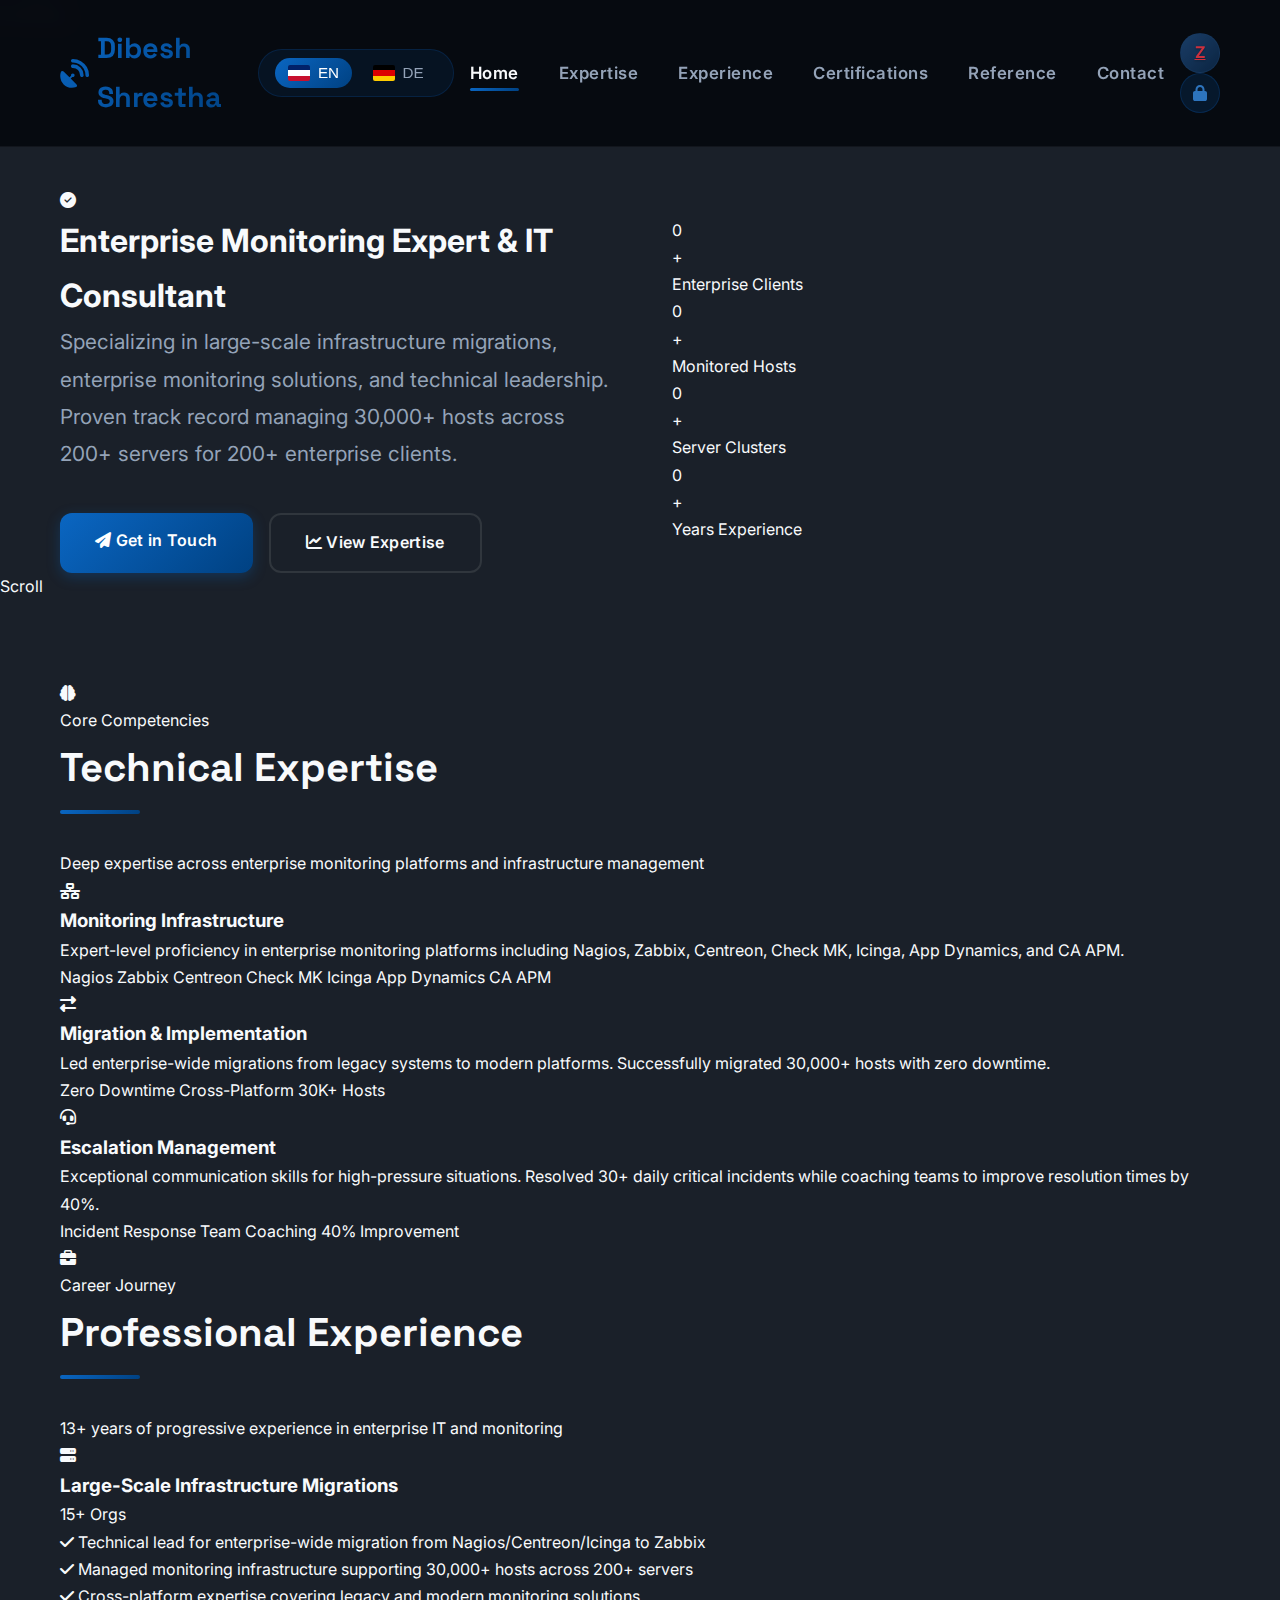
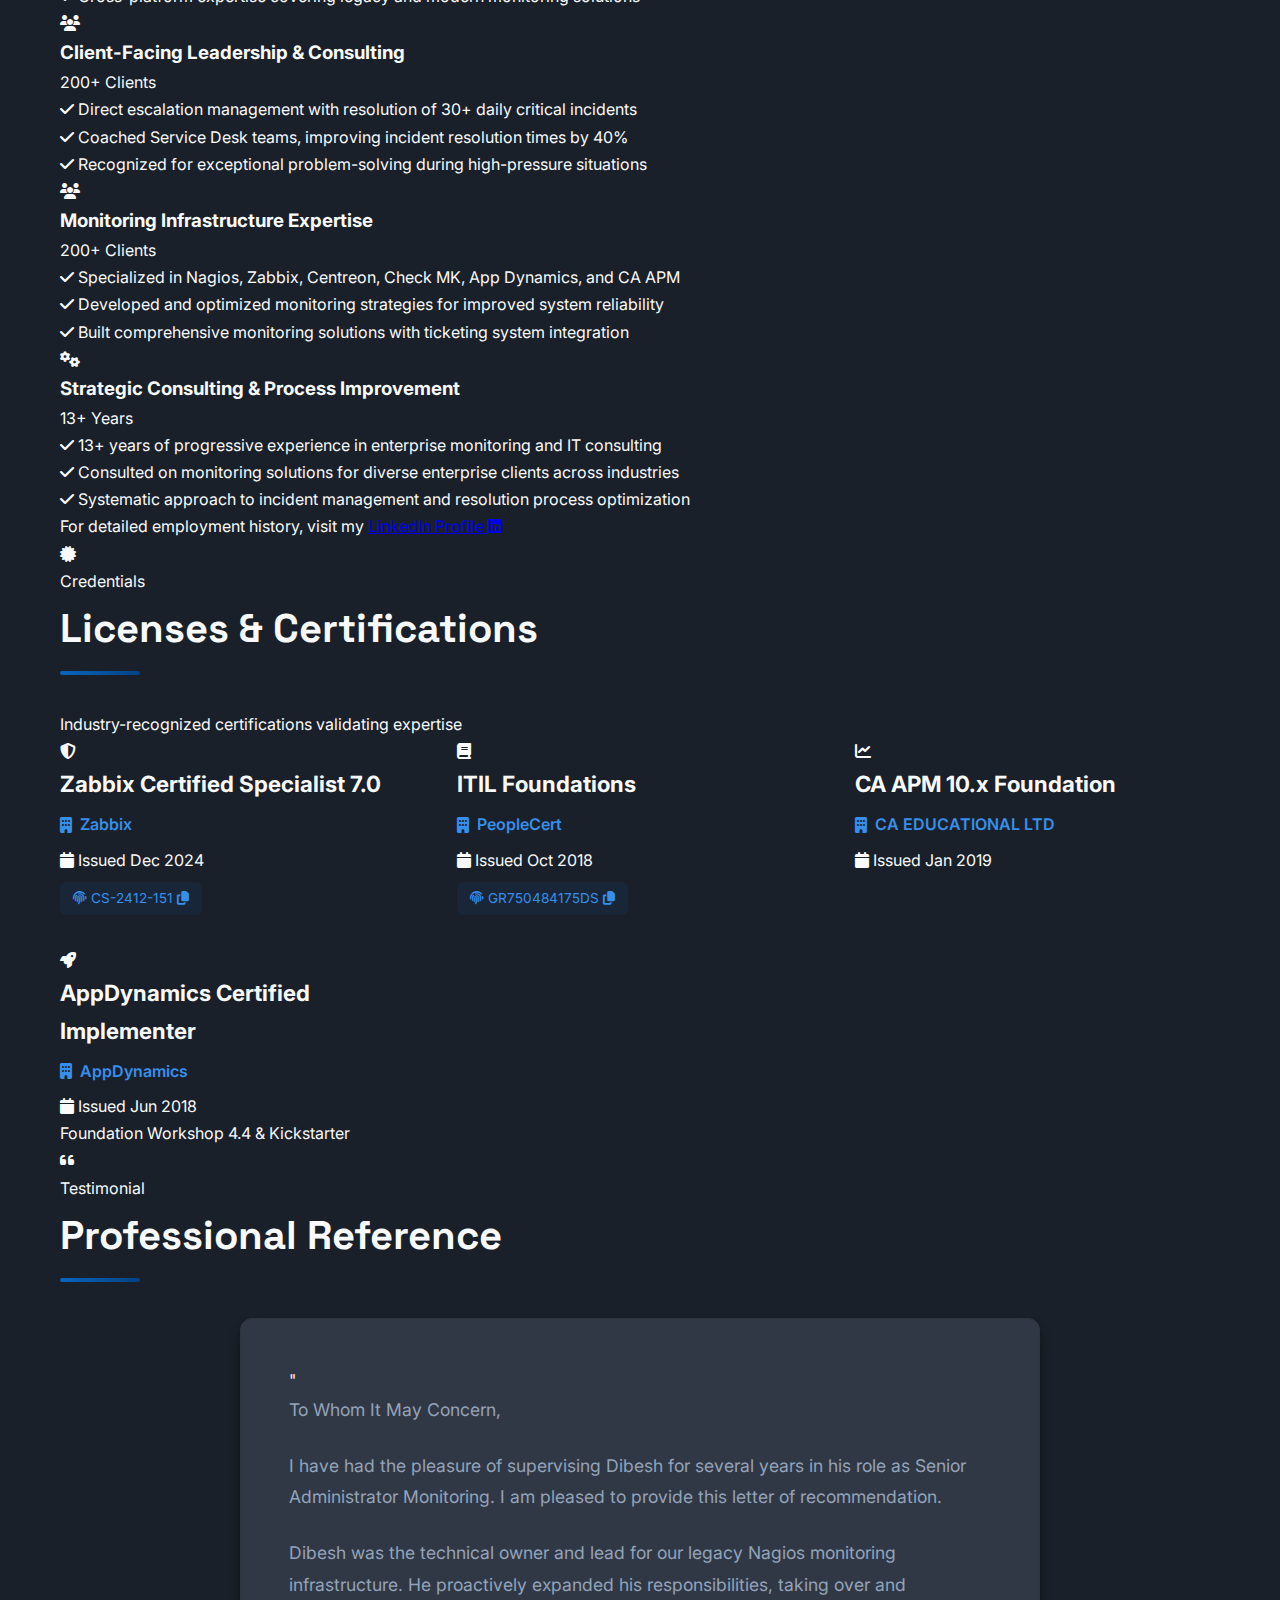
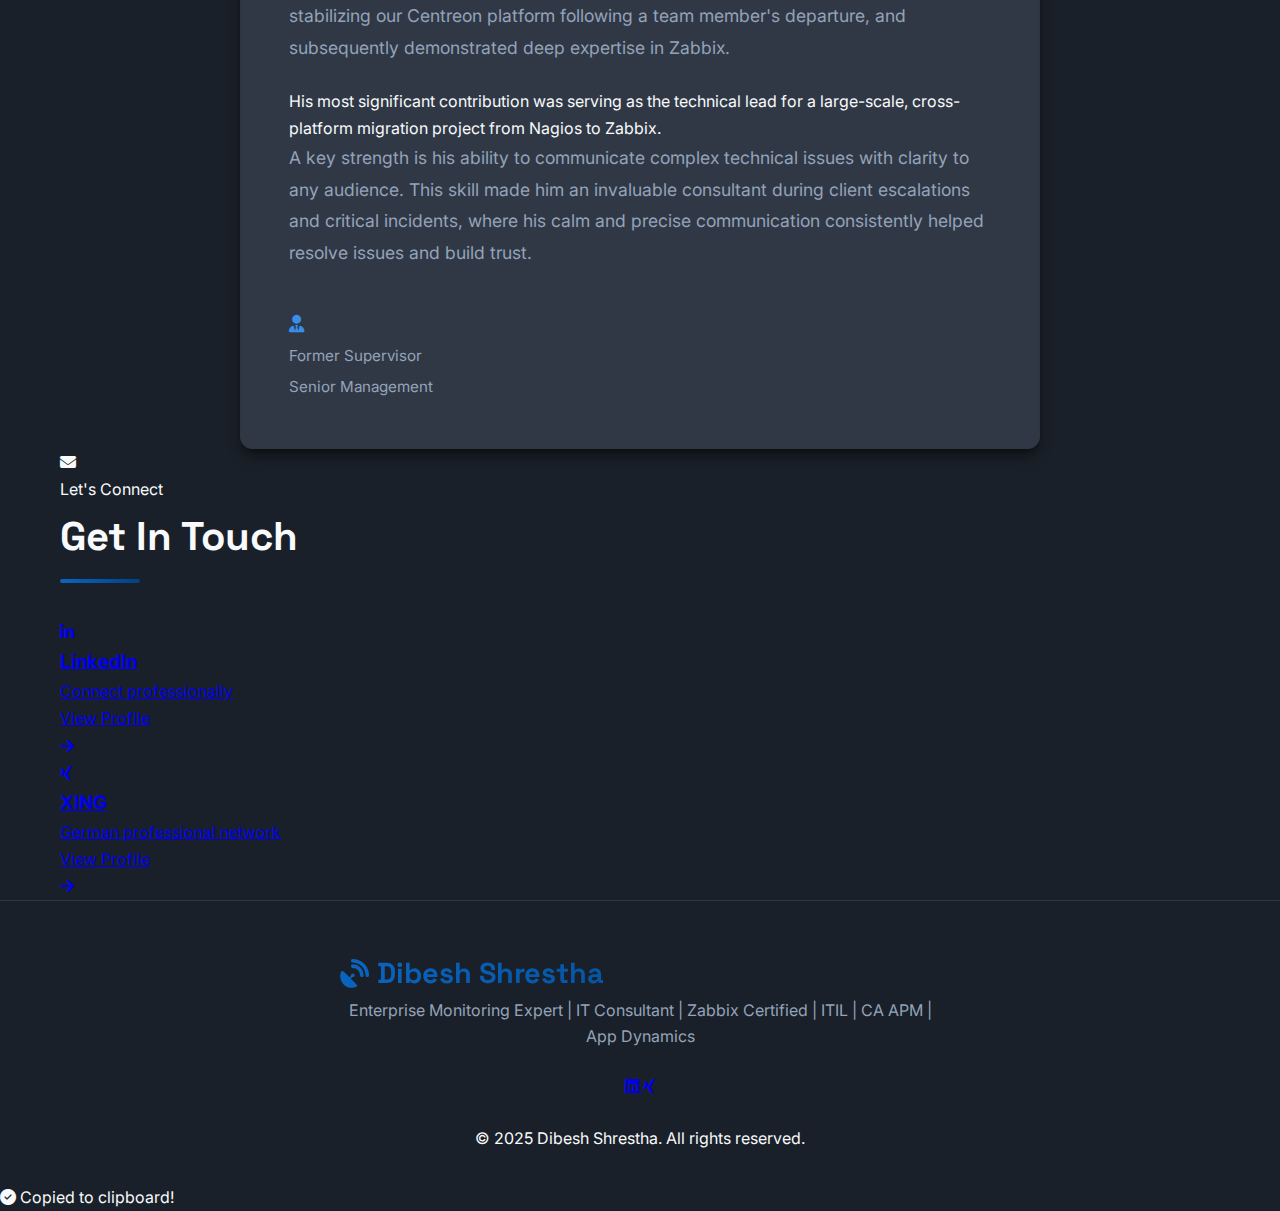
<file: index.html>
<!DOCTYPE html>
<html lang="en" id="htmlLang">
<head>
    <meta charset="UTF-8">
    <meta name="viewport" content="width=device-width, initial-scale=1.0">
    <title>Dibesh Shrestha | Enterprise Monitoring Expert & IT Consultant</title>
    <link rel="stylesheet" href="https://cdnjs.cloudflare.com/ajax/libs/font-awesome/6.4.0/css/all.min.css">
    <link rel="preconnect" href="https://fonts.googleapis.com">
    <link rel="preconnect" href="https://fonts.gstatic.com" crossorigin>
    <link href="https://fonts.googleapis.com/css2?family=Inter:wght@300;400;500;600;700;800&family=Space+Grotesk:wght@400;500;600;700&display=swap" rel="stylesheet">
    <link rel="icon" href="data:image/svg+xml,<svg xmlns=%22http://www.w3.org/2000/svg%22 viewBox=%220 0 100 100%22><text y=%22.9em%22 font-size=%2290%22>📡</text></svg>">
    <link rel="stylesheet" href="css/index.css">
<base target="_blank">
</head>
<body>
    <!-- Loading Overlay -->
    <div id="loadingOverlay" class="loading-overlay">
        <div class="spinner"></div>
        <p id="loadingText">Loading...</p>
    </div>

    <!-- Login Modal -->
    <div class="login-modal" id="loginModal">
        <div class="login-box">
            <button class="login-close" id="loginClose">
                <i class="fas fa-times"></i>
            </button>
            <h3 class="lang-en">Admin Login</h3>
            <h3 class="lang-de" style="display: none;">Admin Login</h3>
            <div class="login-error" id="loginError">
                <span class="lang-en">Invalid password</span>
                <span class="lang-de" style="display: none;">Ungültiges Passwort</span>
            </div>
            <input type="password" class="login-input" id="passwordInput" placeholder="Enter admin password">
            <button class="login-submit" id="loginSubmit">
                <span class="lang-en">Login</span>
                <span class="lang-de" style="display: none;">Anmelden</span>
            </button>
            <div class="login-footer">
                <button class="change-password-btn" id="changePasswordBtn">
                    <span class="lang-en">Change Password</span>
                    <span class="lang-de" style="display: none;">Passwort ändern</span>
                </button>
            </div>
        </div>
    </div>

    <!-- Password Change Modal -->
    <div class="password-modal" id="passwordModal">
        <div class="password-box">
            <button class="login-close" id="passwordClose">
                <i class="fas fa-times"></i>
            </button>
            <h3 class="lang-en">Change Password</h3>
            <h3 class="lang-de" style="display: none;">Passwort ändern</h3>
            <div class="password-success" id="passwordSuccess">
                <span class="lang-en">Password changed successfully!</span>
                <span class="lang-de" style="display: none;">Passwort erfolgreich geändert!</span>
            </div>
            <input type="password" class="login-input" id="currentPassword" placeholder="Current password">
            <input type="password" class="login-input" id="newPassword" placeholder="New password">
            <input type="password" class="login-input" id="confirmPassword" placeholder="Confirm new password">
            <button class="login-submit" id="changePasswordSubmit">
                <span class="lang-en">Change Password</span>
                <span class="lang-de" style="display: none;">Passwort ändern</span>
            </button>
        </div>
    </div>

    <!-- Header -->
    <header id="header">
        <div class="container">
            <div class="header-content">
                <div class="header-left">
                    <div class="logo">
                        <i class="fas fa-satellite-dish"></i>
                        <span>Dibesh Shrestha</span>
                    </div>
                    <div class="language-switcher">
                        <button class="language-btn active" id="langEn">
                            <span class="flag-icon en"></span>
                            EN
                        </button>
                        <button class="language-btn" id="langDe">
                            <span class="flag-icon de"></span>
                            DE
                        </button>
                    </div>
                </div>
                <nav>
                    <ul>
                        <li><a href="#home" class="active" data-en="Home" data-de="Start">Home</a></li>
                        <li><a href="#expertise" data-en="Expertise" data-de="Expertise">Expertise</a></li>
                        <li><a href="#experience" data-en="Experience" data-de="Erfahrung">Experience</a></li>
                        <li><a href="#certifications" data-en="Certifications" data-de="Zertifizierungen">Certifications</a></li>
                        <li><a href="#reference" data-en="Reference" data-de="Referenz">Reference</a></li>
                        <li><a href="#contact" data-en="Contact" data-de="Kontakt">Contact</a></li>
                    </ul>
                </nav>
                <div class="header-actions">
                    <a href="https://zabbix-web.62jouf8elv883k45.myfritz.net" target="_blank" class="zabbix-btn" title="Zabbix Lab">
                        <span class="zabbix-icon">Z</span>
                    </a>
                    <button class="login-btn" id="loginBtn" title="Admin Login">
                        <i class="fas fa-lock"></i>
                    </button>
                    <button class="mobile-menu-btn" id="mobileMenuBtn">
                        <i class="fas fa-bars"></i>
                    </button>
                </div>
            </div>
        </div>
    </header>

    <!-- Mobile Navigation -->
    <div class="mobile-nav" id="mobileNav">
        <ul>
            <li><a href="#home" class="active" data-en="Home" data-de="Start">Home</a></li>
            <li><a href="#expertise" data-en="Expertise" data-de="Expertise">Expertise</a></li>
            <li><a href="#experience" data-en="Experience" data-de="Erfahrung">Experience</a></li>
            <li><a href="#certifications" data-en="Certifications" data-de="Zertifizierungen">Certifications</a></li>
            <li><a href="#reference" data-en="Reference" data-de="Referenz">Reference</a></li>
            <li><a href="#contact" data-en="Contact" data-de="Kontakt">Contact</a></li>
        </ul>
        <div class="mobile-language-switcher">
            <button class="language-btn active" id="langEnMobile">
                <span class="flag-icon en"></span>
                English
            </button>
            <button class="language-btn" id="langDeMobile">
                <span class="flag-icon de"></span>
                Deutsch
            </button>
        </div>
    </div>

    <!-- Hero Section -->
    <section class="hero" id="home">
        <div class="hero-particles" id="heroParticles"></div>
        <div class="container">
            <div class="hero-content">
                <div class="hero-text">
                    <div class="hero-badge">
                        <i class="fas fa-check-circle"></i>
                        <!--span class="lang-en">Available for Consulting</span-->
                        <!--span class="lang-de" style="display: none;">Verfügbar für Beratung</span-->
                    </div>
                    <h1 class="lang-en">Enterprise Monitoring Expert & IT Consultant</h1>
                    <h1 class="lang-de" style="display: none;">Enterprise-Monitoring-Experte & IT-Berater</h1>
                    <p class="lang-en hero-description">
                        Specializing in large-scale infrastructure migrations, enterprise monitoring solutions, and technical leadership. Proven track record managing 30,000+ hosts across 200+ servers for 200+ enterprise clients.
                    </p>
                    <p class="lang-de hero-description" style="display: none;">
                        Spezialisiert auf groß angelegte Infrastruktur-Migrationen, Enterprise-Monitoring-Lösungen und technische Leitung. Nachweisbare Erfolge bei der Verwaltung von 30.000+ Hosts über 200+ Server für 200+ Unternehmenskunden.
                    </p>
                    <div class="hero-buttons">
                        <a href="#contact" class="btn btn-primary lang-en">
                            <i class="fas fa-paper-plane"></i>
                            Get in Touch
                        </a>
                        <a href="#contact" class="btn btn-primary lang-de" style="display: none;">
                            <i class="fas fa-paper-plane"></i>
                            Kontakt aufnehmen
                        </a>
                        <a href="#expertise" class="btn btn-outline lang-en">
                            <i class="fas fa-chart-line"></i>
                            View Expertise
                        </a>
                        <a href="#expertise" class="btn btn-outline lang-de" style="display: none;">
                            <i class="fas fa-chart-line"></i>
                            Expertise anzeigen
                        </a>
                    </div>
                </div>
                <div class="hero-stats">
                    <div class="stat-card">
                        <div class="stat-number" data-count="200">0</div>
                        <div class="stat-suffix">+</div>
                        <div class="stat-label lang-en">Enterprise Clients</div>
                        <div class="stat-label lang-de" style="display: none;">Unternehmenskunden</div>
                    </div>
                    <div class="stat-card">
                        <div class="stat-number" data-count="30000">0</div>
                        <div class="stat-suffix">+</div>
                        <div class="stat-label lang-en">Monitored Hosts</div>
                        <div class="stat-label lang-de" style="display: none;">Überwachte Hosts</div>
                    </div>
                    <div class="stat-card">
                        <div class="stat-number" data-count="46">0</div>
                        <div class="stat-suffix">+</div>
                        <div class="stat-label lang-en">Server Clusters</div>
                        <div class="stat-label lang-de" style="display: none;">Server-Cluster</div>
                    </div>
                    <div class="stat-card">
                        <div class="stat-number" data-count="13">0</div>
                        <div class="stat-suffix">+</div>
                        <div class="stat-label lang-en">Years Experience</div>
                        <div class="stat-label lang-de" style="display: none;">Jahre Erfahrung</div>
                    </div>
                </div>
            </div>
        </div>
        <div class="hero-scroll">
            <div class="scroll-indicator">
                <div class="scroll-mouse">
                    <div class="scroll-wheel"></div>
                </div>
                <span class="lang-en">Scroll</span>
                <span class="lang-de" style="display: none;">Scrollen</span>
            </div>
        </div>
    </section>

    <!-- Expertise Section - Purple Theme -->
    <section class="expertise" id="expertise">
        <div class="expertise-grid-bg"></div>
        <div class="container">
            <div class="section-header">
                <span class="section-tag">
                    <i class="fas fa-brain"></i>
                    <span class="lang-en">Core Competencies</span>
                    <span class="lang-de" style="display: none;">Kernkompetenzen</span>
                </span>
                <h2 class="section-title lang-en">Technical Expertise</h2>
                <h2 class="section-title lang-de" style="display: none;">Technische Expertise</h2>
                <p class="section-subtitle lang-en">
                    Deep expertise across enterprise monitoring platforms and infrastructure management
                </p>
                <p class="section-subtitle lang-de" style="display: none;">
                    Umfassende Expertise in Enterprise-Monitoring-Plattformen und Infrastrukturmanagement
                </p>
            </div>
            <div class="expertise-grid">
                <div class="expertise-card featured">
                    <div class="card-glow"></div>
                    <div class="card-icon">
                        <i class="fas fa-network-wired"></i>
                    </div>
                    <h3 class="lang-en">Monitoring Infrastructure</h3>
                    <h3 class="lang-de" style="display: none;">Monitoring-Infrastruktur</h3>
                    <p class="lang-en">
                        Expert-level proficiency in enterprise monitoring platforms including Nagios, Zabbix, Centreon, Check MK, Icinga, App Dynamics, and CA APM.
                    </p>
                    <p class="lang-de" style="display: none;">
                        Expertenlevel-Kenntnisse in Enterprise-Monitoring-Plattformen einschließlich Nagios, Zabbix, Centreon, Check MK, Icinga, App Dynamics und CA APM.
                    </p>
                    <div class="tech-stack">
                        <span class="tech-tag">Nagios</span>
                        <span class="tech-tag">Zabbix</span>
                        <span class="tech-tag">Centreon</span>
                        <span class="tech-tag">Check MK</span>
                        <span class="tech-tag">Icinga</span>
                        <span class="tech-tag">App Dynamics</span>
                        <span class="tech-tag">CA APM</span>
                    </div>
                </div>
                <div class="expertise-card">
                    <div class="card-glow"></div>
                    <div class="card-icon">
                        <i class="fas fa-exchange-alt"></i>
                    </div>
                    <h3 class="lang-en">Migration & Implementation</h3>
                    <h3 class="lang-de" style="display: none;">Migration & Implementierung</h3>
                    <p class="lang-en">
                        Led enterprise-wide migrations from legacy systems to modern platforms. Successfully migrated 30,000+ hosts with zero downtime.
                    </p>
                    <p class="lang-de" style="display: none;">
                        Leitung unternehmensweiter Migrationen von Legacy-Systemen zu modernen Plattformen. Erfolgreiche Migration von 30.000+ Hosts ohne Ausfallzeiten.
                    </p>
                    <div class="tech-stack">
                        <span class="tech-tag">Zero Downtime</span>
                        <span class="tech-tag">Cross-Platform</span>
                        <span class="tech-tag">30K+ Hosts</span>
                    </div>
                </div>
                <div class="expertise-card">
                    <div class="card-glow"></div>
                    <div class="card-icon">
                        <i class="fas fa-headset"></i>
                    </div>
                    <h3 class="lang-en">Escalation Management</h3>
                    <h3 class="lang-de" style="display: none;">Eskalationsmanagement</h3>
                    <p class="lang-en">
                        Exceptional communication skills for high-pressure situations. Resolved 30+ daily critical incidents while coaching teams to improve resolution times by 40%.
                    </p>
                    <p class="lang-de" style="display: none;">
                        Außergewöhnliche Kommunikationsfähigkeiten für Drucksituationen. Lösung von 30+ täglichen kritischen Incidents während des Coachings von Teams zur Verbesserung der Lösungszeiten um 40%.
                    </p>
                    <div class="tech-stack">
                        <span class="tech-tag">Incident Response</span>
                        <span class="tech-tag">Team Coaching</span>
                        <span class="tech-tag">40% Improvement</span>
                    </div>
                </div>
            </div>
        </div>
    </section>

    <!-- Experience Section - Teal Theme -->
    <section class="experience" id="experience">
        <div class="experience-lines"></div>
        <div class="container">
            <div class="section-header">
                <span class="section-tag">
                    <i class="fas fa-briefcase"></i>
                    <span class="lang-en">Career Journey</span>
                    <span class="lang-de" style="display: none;">Karriereweg</span>
                </span>
                <h2 class="section-title lang-en">Professional Experience</h2>
                <h2 class="section-title lang-de" style="display: none;">Berufserfahrung</h2>
                <p class="section-subtitle lang-en">
                    13+ years of progressive experience in enterprise IT and monitoring
                </p>
                <p class="section-subtitle lang-de" style="display: none;">
                    13+ Jahre progressive Erfahrung in Enterprise-IT und Monitoring
                </p>
            </div>
            <div class="experience-timeline">
                <div class="timeline-item">
                    <div class="timeline-marker">
                        <i class="fas fa-server"></i>
                    </div>
                    <div class="timeline-content">
                        <div class="timeline-header">
                            <h3 class="lang-en">Large-Scale Infrastructure Migrations</h3>
                            <h3 class="lang-de" style="display: none;">Groß angelegte Infrastruktur-Migrationen</h3>
                            <span class="timeline-badge">15+ Orgs</span>
                        </div>
                        <ul class="timeline-list">
                            <li class="lang-en">
                                <i class="fas fa-check"></i>
                                Technical lead for enterprise-wide migration from Nagios/Centreon/Icinga to Zabbix
                            </li>
                            <li class="lang-de" style="display: none;">
                                <i class="fas fa-check"></i>
                                Technischer Leiter für unternehmensweite Migration von Nagios/Centreon/Icinga zu Zabbix
                            </li>
                            <li class="lang-en">
                                <i class="fas fa-check"></i>
                                Managed monitoring infrastructure supporting 30,000+ hosts across 200+ servers
                            </li>
                            <li class="lang-de" style="display: none;">
                                <i class="fas fa-check"></i>
                                Verwaltung der Monitoring-Infrastruktur für 30.000+ Hosts über 200+ Server
                            </li>
                            <li class="lang-en">
                                <i class="fas fa-check"></i>
                                Cross-platform expertise covering legacy and modern monitoring solutions
                            </li>
                            <li class="lang-de" style="display: none;">
                                <i class="fas fa-check"></i>
                                Plattformübergreifende Expertise für Legacy- und moderne Monitoring-Lösungen
                            </li>
                        </ul>
                    </div>
                </div>
                <div class="timeline-item">
                    <div class="timeline-marker">
                        <i class="fas fa-users"></i>
                    </div>
                    <div class="timeline-content">
                        <div class="timeline-header">
                            <h3 class="lang-en">Client-Facing Leadership & Consulting</h3>
                            <h3 class="lang-de" style="display: none;">Kundenorientierte Führung</h3>
                            <span class="timeline-badge">200+ Clients</span>
                        </div>
                        <ul class="timeline-list">
                            <li class="lang-en">
                                <i class="fas fa-check"></i>
                                Direct escalation management with resolution of 30+ daily critical incidents
                            </li>
                            <li class="lang-de" style="display: none;">
                                <i class="fas fa-check"></i>
                                Direktes Eskalationsmanagement mit Lösung von 30+ täglichen kritischen Incidents
                            </li>
                            <li class="lang-en">
                                <i class="fas fa-check"></i>
                                Coached Service Desk teams, improving incident resolution times by 40%
                            </li>
                            <li class="lang-de" style="display: none;">
                                <i class="fas fa-check"></i>
                                Trainierte Service Desk Teams, verbesserte Incident-Lösungszeiten um 40%
                            </li>
                            <li class="lang-en">
                                <i class="fas fa-check"></i>
                                Recognized for exceptional problem-solving during high-pressure situations
                            </li>
                            <li class="lang-de" style="display: none;">
                                <i class="fas fa-check"></i>
                                Anerkannt für außergewöhnliche Problemlösung in Drucksituationen
                            </li>
                        </ul>
                    </div>
                </div>
                <div class="timeline-item">
                    <div class="timeline-marker">
                        <i class="fas fa-users"></i>
                    </div>
                    <div class="timeline-content">
                        <div class="timeline-header">
                            <h3 class="lang-en">Monitoring Infrastructure Expertise</h3>
                            <h3 class="lang-de" style="display: none;">Monitoring-Infrastruktur-Expertise</h3>
                            <span class="timeline-badge">200+ Clients</span>
                        </div>
                        <ul class="timeline-list">
                            <li class="lang-en">
                                <i class="fas fa-check"></i>
                                Specialized in Nagios, Zabbix, Centreon, Check MK, App Dynamics, and CA APM
                            </li>
                            <li class="lang-de" style="display: none;">
                                <i class="fas fa-check"></i>
                                Spezialisierung auf Nagios, Zabbix, Centreon, Check MK, App Dynamics und CA APM
                            </li>
                            <li class="lang-en">
                                <i class="fas fa-check"></i>
                                Developed and optimized monitoring strategies for improved system reliability
                            </li>
                            <li class="lang-de" style="display: none;">
                                <i class="fas fa-check"></i>
                                Entwicklung und Optimierung von Monitoring-Strategien für verbesserte Systemzuverlässigkeit
                            </li>
                            <li class="lang-en">
                                <i class="fas fa-check"></i>
                                Built comprehensive monitoring solutions with ticketing system integration
                            </li>
                            <li class="lang-de" style="display: none;">
                                <i class="fas fa-check"></i>
                                Aufbau umfassender Monitoring-Lösungen mit Ticketing-System-Integration
                            </li>
                        </ul>
                    </div>
                </div>
                <div class="timeline-item">
                    <div class="timeline-marker">
                        <i class="fas fa-cogs"></i>
                    </div>
                    <div class="timeline-content">
                        <div class="timeline-header">
                            <h3 class="lang-en">Strategic Consulting & Process Improvement</h3>
                            <h3 class="lang-de" style="display: none;">Strategische Beratung & Prozessverbesserung</h3>
                            <span class="timeline-badge">13+ Years</span>
                        </div>
                        <ul class="timeline-list">
                            <li class="lang-en">
                                <i class="fas fa-check"></i>
                                13+ years of progressive experience in enterprise monitoring and IT consulting
                            </li>
                            <li class="lang-de" style="display: none;">
                                <i class="fas fa-check"></i>
                                13+ Jahre progressive Erfahrung im Enterprise-Monitoring und IT-Beratung
                            </li>
                            <li class="lang-en">
                                <i class="fas fa-check"></i>
                                Consulted on monitoring solutions for diverse enterprise clients across industries
                            </li>
                            <li class="lang-de" style="display: none;">
                                <i class="fas fa-check"></i>
                                Beratung zu Monitoring-Lösungen für verschiedene Unternehmenskunden in verschiedenen Branchen
                            </li>
                            <li class="lang-en">
                                <i class="fas fa-check"></i>
                                Systematic approach to incident management and resolution process optimization
                            </li>
                            <li class="lang-de" style="display: none;">
                                <i class="fas fa-check"></i>
                                Systematischer Ansatz für Incident-Management und Optimierung des Lösungsprozesses
                            </li>
                        </ul>
                    </div>
                </div>
            </div>
            <div class="experience-footer">
                <p class="lang-en">
                    For detailed employment history, visit my 
                    <a href="https://www.linkedin.com/in/dibesh-shrestha-36541376/" target="_blank">
                        LinkedIn Profile <i class="fab fa-linkedin"></i>
                    </a>
                </p>
                <p class="lang-de" style="display: none;">
                    Für detaillierte Beschäftigungsgeschichte, besuchen Sie mein 
                    <a href="https://www.linkedin.com/in/dibesh-shrestha-36541376/" target="_blank">
                        LinkedIn-Profil <i class="fab fa-linkedin"></i>
                    </a>
                </p>
            </div>
        </div>
    </section>

    <!-- Certifications Section - Amber Theme -->
    <section class="certifications" id="certifications">
        <div class="certifications-dots"></div>
        <div class="container">
            <div class="section-header">
                <span class="section-tag">
                    <i class="fas fa-certificate"></i>
                    <span class="lang-en">Credentials</span>
                    <span class="lang-de" style="display: none;">Qualifikationen</span>
                </span>
                <h2 class="section-title lang-en">Licenses & Certifications</h2>
                <h2 class="section-title lang-de" style="display: none;">Lizenzen & Zertifizierungen</h2>
                <p class="section-subtitle lang-en">
                    Industry-recognized certifications validating expertise
                </p>
                <p class="section-subtitle lang-de" style="display: none;">
                    Branchenanerkannte Zertifizierungen zur Validierung der Expertise
                </p>
            </div>
            <div class="certifications-grid">
                <div class="cert-card featured">
                    <div class="cert-badge">
                        <i class="fas fa-shield-alt"></i>
                    </div>
                    <div class="cert-content">
                        <div class="cert-header">
                            <h3>Zabbix Certified Specialist 7.0</h3>
                            <span class="cert-issuer">
                                <i class="fas fa-building"></i> Zabbix
                            </span>
                        </div>
                        <div class="cert-meta">
                            <span class="cert-date lang-en">
                                <i class="fas fa-calendar"></i> Issued Dec 2024
                            </span>
                            <span class="cert-date lang-de" style="display: none;">
                                <i class="fas fa-calendar"></i> Ausgestellt Dez 2024
                            </span>
                            <span class="cert-id" onclick="copyToClipboard('CS-2412-151')">
                                <i class="fas fa-fingerprint"></i> CS-2412-151
                                <i class="fas fa-copy copy-icon"></i>
                            </span>
                        </div>
                    </div>
                </div>
                <div class="cert-card">
                    <div class="cert-badge">
                        <i class="fas fa-book"></i>
                    </div>
                    <div class="cert-content">
                        <div class="cert-header">
                            <h3>ITIL Foundations</h3>
                            <span class="cert-issuer">
                                <i class="fas fa-building"></i> PeopleCert
                            </span>
                        </div>
                        <div class="cert-meta">
                            <span class="cert-date lang-en">
                                <i class="fas fa-calendar"></i> Issued Oct 2018
                            </span>
                            <span class="cert-date lang-de" style="display: none;">
                                <i class="fas fa-calendar"></i> Ausgestellt Okt 2018
                            </span>
                            <span class="cert-id" onclick="copyToClipboard('GR750484175DS')">
                                <i class="fas fa-fingerprint"></i> GR750484175DS
                                <i class="fas fa-copy copy-icon"></i>
                            </span>
                        </div>
                    </div>
                </div>
                <div class="cert-card">
                    <div class="cert-badge">
                        <i class="fas fa-chart-line"></i>
                    </div>
                    <div class="cert-content">
                        <div class="cert-header">
                            <h3>CA APM 10.x Foundation</h3>
                            <span class="cert-issuer">
                                <i class="fas fa-building"></i> CA EDUCATIONAL LTD
                            </span>
                        </div>
                        <div class="cert-meta">
                            <span class="cert-date lang-en">
                                <i class="fas fa-calendar"></i> Issued Jan 2019
                            </span>
                            <span class="cert-date lang-de" style="display: none;">
                                <i class="fas fa-calendar"></i> Ausgestellt Jan 2019
                            </span>
                        </div>
                    </div>
                </div>
                <div class="cert-card">
                    <div class="cert-badge">
                        <i class="fas fa-rocket"></i>
                    </div>
                    <div class="cert-content">
                        <div class="cert-header">
                            <h3 class="lang-en">AppDynamics Certified Implementer</h3>
                            <h3 class="lang-de" style="display: none;">AppDynamics Zertifizierter Implementierer</h3>
                            <span class="cert-issuer">
                                <i class="fas fa-building"></i> AppDynamics
                            </span>
                        </div>
                        <div class="cert-meta">
                            <span class="cert-date lang-en">
                                <i class="fas fa-calendar"></i> Issued Jun 2018
                            </span>
                            <span class="cert-date lang-de" style="display: none;">
                                <i class="fas fa-calendar"></i> Ausgestellt Jun 2018
                            </span>
                            <span class="cert-detail lang-en">Foundation Workshop 4.4 & Kickstarter</span>
                            <span class="cert-detail lang-de" style="display: none;">Foundation Workshop 4.4 & Kickstarter</span>
                        </div>
                    </div>
                </div>
            </div>
        </div>
    </section>

    <!-- Reference Section -->
    <section class="reference" id="reference">
        <div class="reference-pattern"></div>
        <div class="container">
            <div class="section-header">
                <span class="section-tag">
                    <i class="fas fa-quote-left"></i>
                    <span class="lang-en">Testimonial</span>
                    <span class="lang-de" style="display: none;">Empfehlung</span>
                </span>
                <h2 class="section-title lang-en">Professional Reference</h2>
                <h2 class="section-title lang-de" style="display: none;">Berufliche Referenz</h2>
            </div>
            <div class="reference-card">
                <div class="quote-mark">"</div>
                <div class="reference-content">
                    <p class="greeting lang-en">To Whom It May Concern,</p>
                    <p class="greeting lang-de" style="display: none;">An alle, die es betrifft,</p>
                    
                    <p class="lang-en">
                        I have had the pleasure of supervising Dibesh for several years in his role as Senior Administrator Monitoring. I am pleased to provide this letter of recommendation.
                    </p>
                    <p class="lang-de" style="display: none;">
                        Ich hatte das Vergnügen, Herrn Shrestha mehrere Jahre in seiner Rolle als Senior Administrator Monitoring zu betreuen. Ich freue mich, dieses Empfehlungsschreiben zu verfassen.
                    </p>
                    
                    <p class="lang-en">
                        Dibesh was the technical owner and lead for our legacy Nagios monitoring infrastructure. He proactively expanded his responsibilities, taking over and stabilizing our Centreon platform following a team member's departure, and subsequently demonstrated deep expertise in Zabbix.
                    </p>
                    <p class="lang-de" style="display: none;">
                        Herr Shrestha war der technische Eigentümer und Leiter unserer Legacy-Nagios-Monitoring-Infrastruktur. Er erweiterte proaktiv seine Verantwortlichkeiten, übernahm und stabilisierte unsere Centreon-Plattform nach dem Ausscheiden eines Teammitglieds und zeigte anschließend tiefgreifende Expertise in Zabbix.
                    </p>
                    
                    <blockquote class="highlight lang-en">
                        His most significant contribution was serving as the technical lead for a large-scale, cross-platform migration project from Nagios to Zabbix.
                    </blockquote>
                    <blockquote class="highlight lang-de" style="display: none;">
                        Sein bedeutendster Beitrag war die technische Leitung eines groß angelegten, plattformübergreifenden Migrationsprojekts von Nagios zu Zabbix.
                    </blockquote>
                    
                    <p class="lang-en">
                        A key strength is his ability to communicate complex technical issues with clarity to any audience. This skill made him an invaluable consultant during client escalations and critical incidents, where his calm and precise communication consistently helped resolve issues and build trust.
                    </p>
                    <p class="lang-de" style="display: none;">
                        Eine zentrale Stärke ist seine Fähigkeit, komplexe technische Probleme klar für jedes Publikum zu kommunizieren. Diese Fähigkeit machte ihn zu einem unschätzbaren Berater während Kundeneskalationen und kritischen Incidents.
                    </p>
                </div>
                <div class="reference-author">
                    <div class="author-avatar">
                        <i class="fas fa-user-tie"></i>
                    </div>
                    <div class="author-info">
                        <span class="author-name lang-en">Former Supervisor</span>
                        <span class="author-name lang-de" style="display: none;">Ehemaliger Vorgesetzter</span>
                        <span class="author-role">Senior Management</span>
                    </div>
                </div>
            </div>
        </div>
    </section>

    <!-- Contact Section -->
    <section class="contact" id="contact">
        <div class="contact-glow"></div>
        <div class="container">
            <div class="section-header">
                <span class="section-tag">
                    <i class="fas fa-envelope"></i>
                    <span class="lang-en">Let's Connect</span>
                    <span class="lang-de" style="display: none;">Lassen Sie uns verbinden</span>
                </span>
                <h2 class="section-title lang-en">Get In Touch</h2>
                <h2 class="section-title lang-de" style="display: none;">Kontakt aufnehmen</h2>
                <p class="section-subtitle lang-en">
                    <!--Available for consulting opportunities and infrastructure projects-->
                </p>
                <p class="section-subtitle lang-de" style="display: none;">
                    <!--Verfügbar für Beratungsmöglichkeiten und Infrastrukturprojekte-->
                </p>
            </div>
            <div class="contact-grid">
                <a href="https://www.linkedin.com/in/dibesh-shrestha-36541376/" target="_blank" class="contact-card linkedin">
                    <div class="contact-icon">
                        <i class="fab fa-linkedin-in"></i>
                    </div>
                    <div class="contact-info">
                        <h3>LinkedIn</h3>
                        <p class="lang-en">Connect professionally</p>
                        <p class="lang-de" style="display: none;">Professionell vernetzen</p>
                        <span class="contact-action">
                            <span class="lang-en">View Profile</span>
                            <span class="lang-de" style="display: none;">Profil anzeigen</span>
                            <i class="fas fa-arrow-right"></i>
                        </span>
                    </div>
                </a>
                <a href="https://www.xing.com/profile/Dibesh_Shrestha2/web_profiles?nwt_nav=profile&expandNeffi=true" target="_blank" class="contact-card xing">
                    <div class="contact-icon">
                        <i class="fab fa-xing"></i>
                    </div>
                    <div class="contact-info">
                        <h3>XING</h3>
                        <p class="lang-en">German professional network</p>
                        <p class="lang-de" style="display: none;">Deutsches professionelles Netzwerk</p>
                        <span class="contact-action">
                            <span class="lang-en">View Profile</span>
                            <span class="lang-de" style="display: none;">Profil anzeigen</span>
                            <i class="fas fa-arrow-right"></i>
                        </span>
                    </div>
                </a>
            </div>
        </div>
    </section>

    <!-- Footer -->
    <footer class="footer">
        <div class="container">
            <div class="footer-content">
                <div class="footer-brand">
                    <div class="footer-logo">
                        <i class="fas fa-satellite-dish"></i>
                        <span>Dibesh Shrestha</span>
                    </div>
                    <p class="footer-tagline lang-en">
                        Enterprise Monitoring Expert | IT Consultant | Zabbix Certified | ITIL | CA APM | App Dynamics
                    </p>
                    <p class="footer-tagline lang-de" style="display: none;">
                        Enterprise-Monitoring-Experte | IT-Berater | Zabbix Certified | ITIL | CA APM | App Dynamics
                    </p>
                </div>
                <div class="footer-social">
                    <a href="https://www.linkedin.com/in/dibesh-shrestha-36541376/" target="_blank" aria-label="LinkedIn">
                        <i class="fab fa-linkedin"></i>
                    </a>
                    <a href="https://www.xing.com/profile/Dibesh_Shrestha2/web_profiles?nwt_nav=profile&expandNeffi=true" target="_blank" aria-label="XING">
                        <i class="fab fa-xing"></i>
                    </a>
                </div>
                <div class="footer-bottom">
                    <p class="lang-en">&copy; 2025 Dibesh Shrestha. All rights reserved.</p>
                    <p class="lang-de" style="display: none;">&copy; 2025 Dibesh Shrestha. Alle Rechte vorbehalten.</p>
                </div>
            </div>
        </div>
    </footer>

    <!-- Toast Notification -->
    <div id="toast" class="toast">
        <i class="fas fa-check-circle"></i>
        <span id="toastMessage">Copied to clipboard!</span>
    </div>

    <script src="js/firebase-config.js"></script>
    <script src="js/index.js"></script>
</body>
</html>
</file>
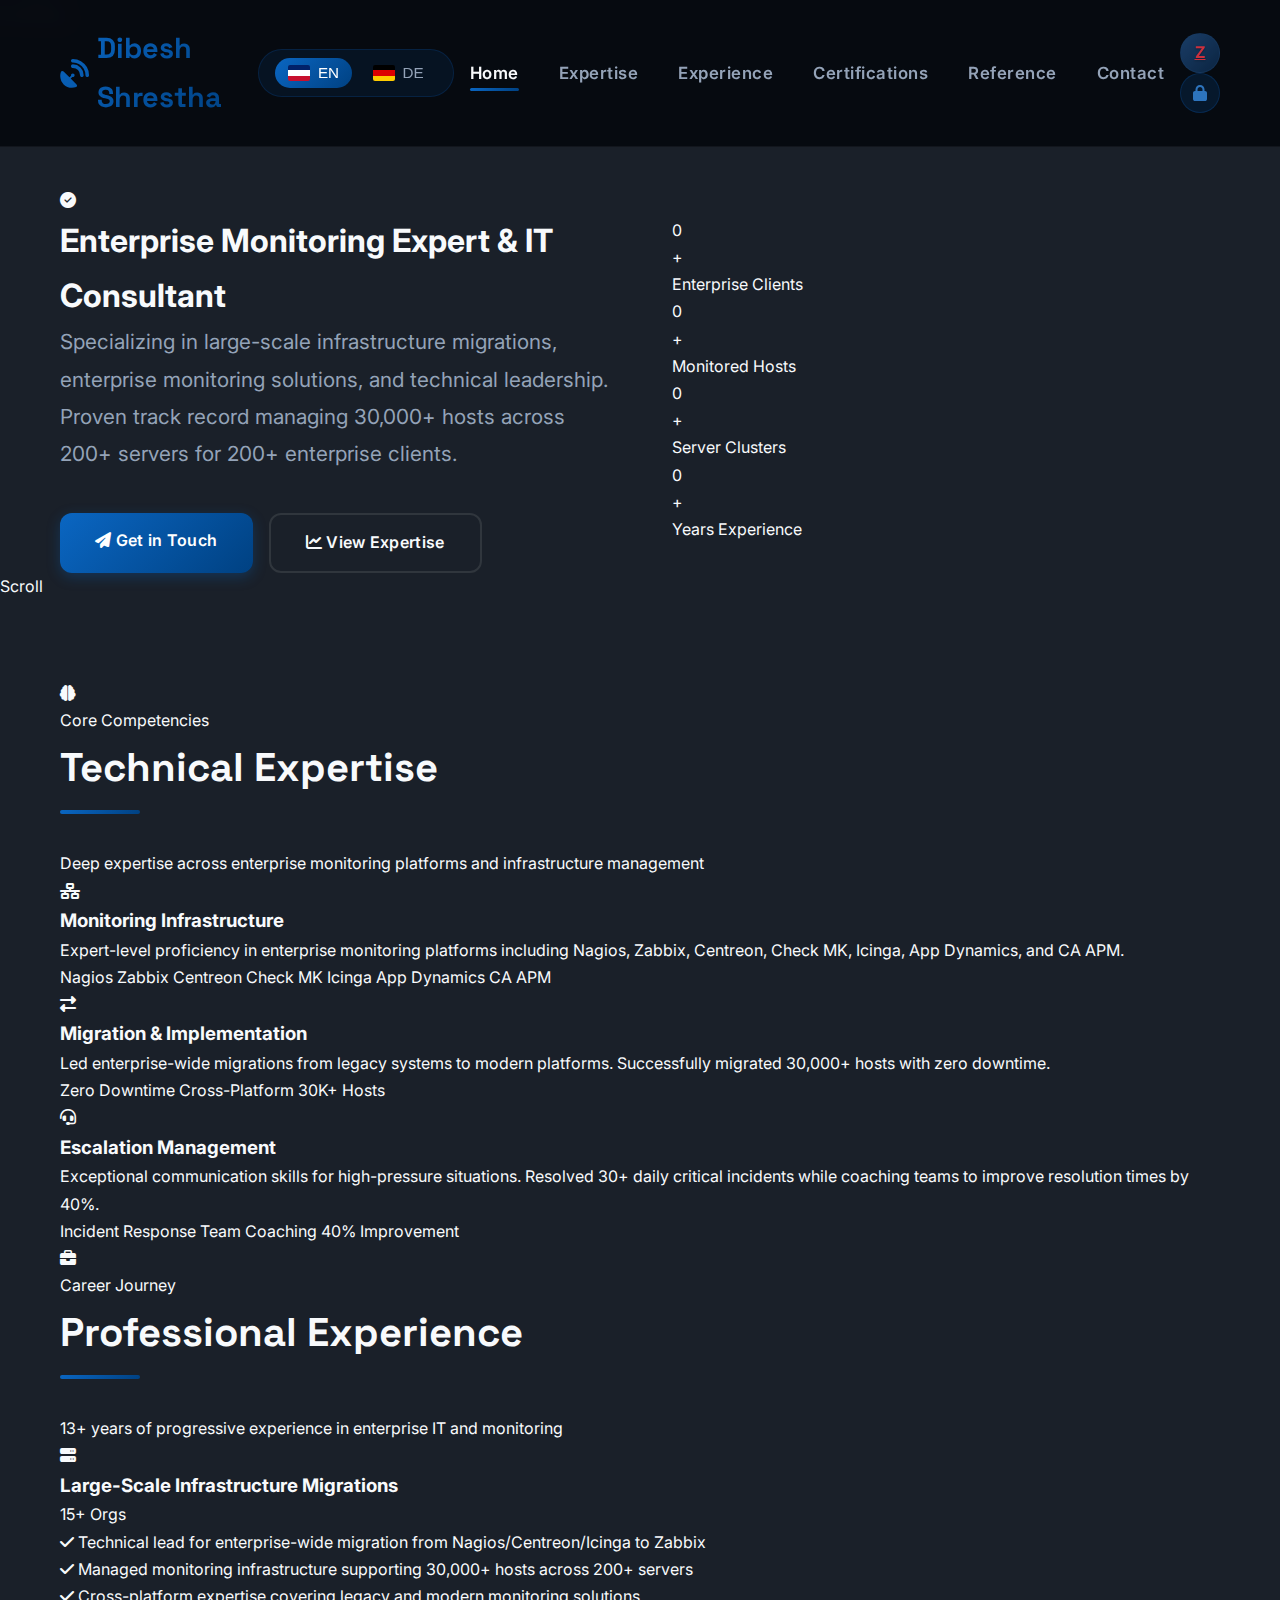
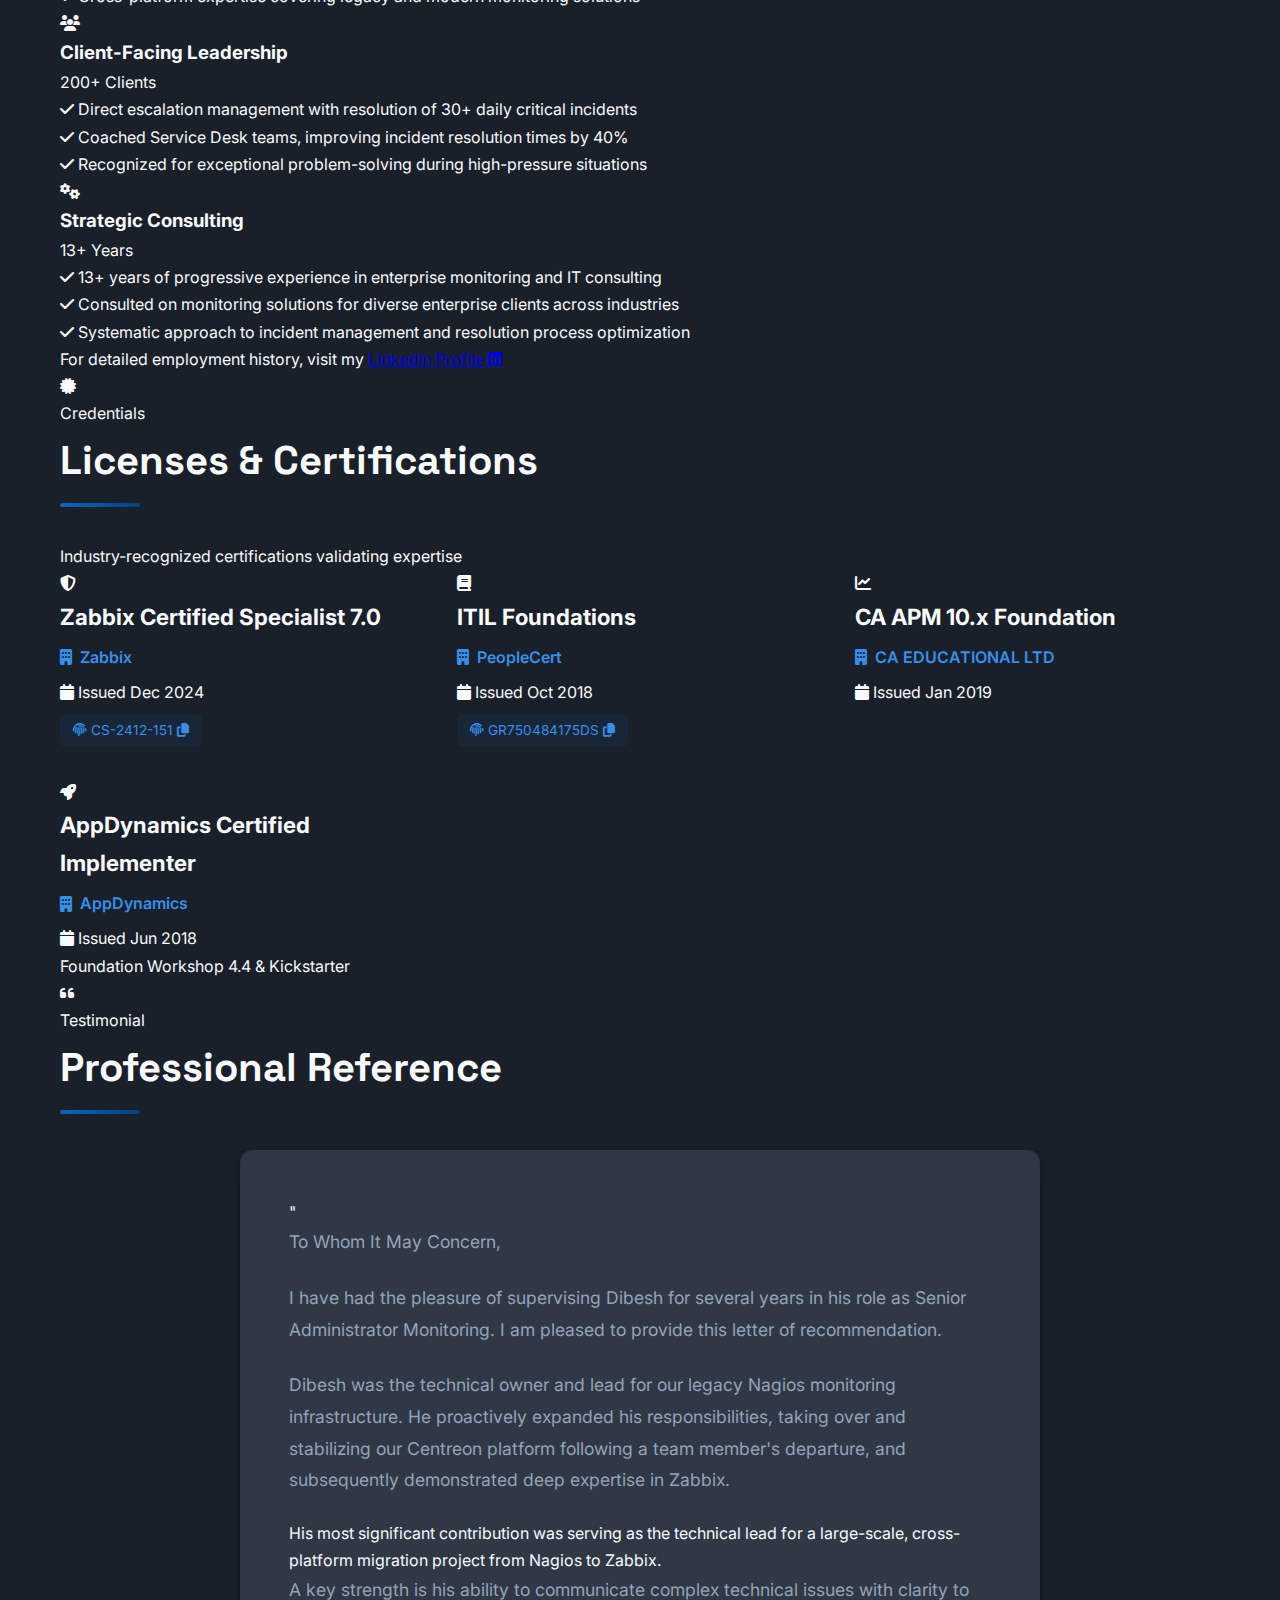
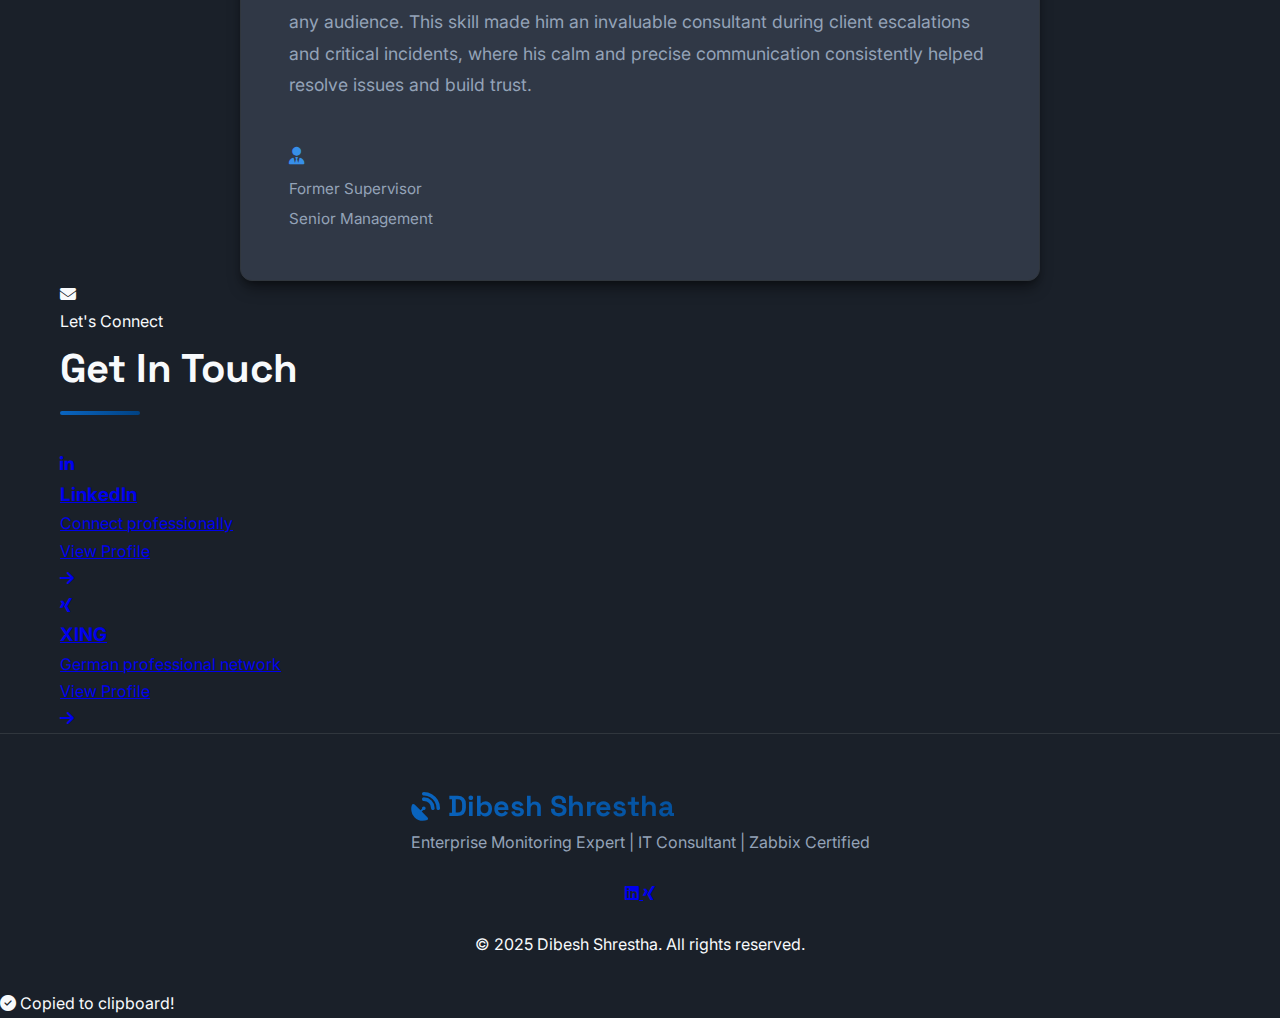
<file: 2026-02-05-index.html>
<!DOCTYPE html>
<html lang="en" id="htmlLang">
<head>
    <meta charset="UTF-8">
    <meta name="viewport" content="width=device-width, initial-scale=1.0">
    <title>Dibesh Shrestha | Enterprise Monitoring Expert & IT Consultant</title>
    <link rel="stylesheet" href="https://cdnjs.cloudflare.com/ajax/libs/font-awesome/6.4.0/css/all.min.css">
    <link rel="preconnect" href="https://fonts.googleapis.com">
    <link rel="preconnect" href="https://fonts.gstatic.com" crossorigin>
    <link href="https://fonts.googleapis.com/css2?family=Inter:wght@300;400;500;600;700;800&family=Space+Grotesk:wght@400;500;600;700&display=swap" rel="stylesheet">
    <link rel="icon" href="data:image/svg+xml,<svg xmlns=%22http://www.w3.org/2000/svg%22 viewBox=%220 0 100 100%22><text y=%22.9em%22 font-size=%2290%22>📡</text></svg>">
    <link rel="stylesheet" href="css/index.css">
<base target="_blank">
</head>
<body>
    <!-- Loading Overlay -->
    <div id="loadingOverlay" class="loading-overlay">
        <div class="spinner"></div>
        <p id="loadingText">Loading...</p>
    </div>

    <!-- Login Modal -->
    <div class="login-modal" id="loginModal">
        <div class="login-box">
            <button class="login-close" id="loginClose">
                <i class="fas fa-times"></i>
            </button>
            <h3 class="lang-en">Admin Login</h3>
            <h3 class="lang-de" style="display: none;">Admin Login</h3>
            <div class="login-error" id="loginError">
                <span class="lang-en">Invalid password</span>
                <span class="lang-de" style="display: none;">Ungültiges Passwort</span>
            </div>
            <input type="password" class="login-input" id="passwordInput" placeholder="Enter admin password">
            <button class="login-submit" id="loginSubmit">
                <span class="lang-en">Login</span>
                <span class="lang-de" style="display: none;">Anmelden</span>
            </button>
            <div class="login-footer">
                <button class="change-password-btn" id="changePasswordBtn">
                    <span class="lang-en">Change Password</span>
                    <span class="lang-de" style="display: none;">Passwort ändern</span>
                </button>
            </div>
        </div>
    </div>

    <!-- Password Change Modal -->
    <div class="password-modal" id="passwordModal">
        <div class="password-box">
            <button class="login-close" id="passwordClose">
                <i class="fas fa-times"></i>
            </button>
            <h3 class="lang-en">Change Password</h3>
            <h3 class="lang-de" style="display: none;">Passwort ändern</h3>
            <div class="password-success" id="passwordSuccess">
                <span class="lang-en">Password changed successfully!</span>
                <span class="lang-de" style="display: none;">Passwort erfolgreich geändert!</span>
            </div>
            <input type="password" class="login-input" id="currentPassword" placeholder="Current password">
            <input type="password" class="login-input" id="newPassword" placeholder="New password">
            <input type="password" class="login-input" id="confirmPassword" placeholder="Confirm new password">
            <button class="login-submit" id="changePasswordSubmit">
                <span class="lang-en">Change Password</span>
                <span class="lang-de" style="display: none;">Passwort ändern</span>
            </button>
        </div>
    </div>

    <!-- Header -->
    <header id="header">
        <div class="container">
            <div class="header-content">
                <div class="header-left">
                    <div class="logo">
                        <i class="fas fa-satellite-dish"></i>
                        <span>Dibesh Shrestha</span>
                    </div>
                    <div class="language-switcher">
                        <button class="language-btn active" id="langEn">
                            <span class="flag-icon en"></span>
                            EN
                        </button>
                        <button class="language-btn" id="langDe">
                            <span class="flag-icon de"></span>
                            DE
                        </button>
                    </div>
                </div>
                <nav>
                    <ul>
                        <li><a href="#home" class="active" data-en="Home" data-de="Start">Home</a></li>
                        <li><a href="#expertise" data-en="Expertise" data-de="Expertise">Expertise</a></li>
                        <li><a href="#experience" data-en="Experience" data-de="Erfahrung">Experience</a></li>
                        <li><a href="#certifications" data-en="Certifications" data-de="Zertifizierungen">Certifications</a></li>
                        <li><a href="#reference" data-en="Reference" data-de="Referenz">Reference</a></li>
                        <li><a href="#contact" data-en="Contact" data-de="Kontakt">Contact</a></li>
                    </ul>
                </nav>
                <div class="header-actions">
                    <a href="https://zabbix-web.62jouf8elv883k45.myfritz.net" target="_blank" class="zabbix-btn" title="Zabbix Lab">
                        <span class="zabbix-icon">Z</span>
                    </a>
                    <button class="login-btn" id="loginBtn" title="Admin Login">
                        <i class="fas fa-lock"></i>
                    </button>
                    <button class="mobile-menu-btn" id="mobileMenuBtn">
                        <i class="fas fa-bars"></i>
                    </button>
                </div>
            </div>
        </div>
    </header>

    <!-- Mobile Navigation -->
    <div class="mobile-nav" id="mobileNav">
        <ul>
            <li><a href="#home" class="active" data-en="Home" data-de="Start">Home</a></li>
            <li><a href="#expertise" data-en="Expertise" data-de="Expertise">Expertise</a></li>
            <li><a href="#experience" data-en="Experience" data-de="Erfahrung">Experience</a></li>
            <li><a href="#certifications" data-en="Certifications" data-de="Zertifizierungen">Certifications</a></li>
            <li><a href="#reference" data-en="Reference" data-de="Referenz">Reference</a></li>
            <li><a href="#contact" data-en="Contact" data-de="Kontakt">Contact</a></li>
        </ul>
        <div class="mobile-language-switcher">
            <button class="language-btn active" id="langEnMobile">
                <span class="flag-icon en"></span>
                English
            </button>
            <button class="language-btn" id="langDeMobile">
                <span class="flag-icon de"></span>
                Deutsch
            </button>
        </div>
    </div>

    <!-- Hero Section -->
    <section class="hero" id="home">
        <div class="hero-particles" id="heroParticles"></div>
        <div class="container">
            <div class="hero-content">
                <div class="hero-text">
                    <div class="hero-badge">
                        <i class="fas fa-check-circle"></i>
                        <!--span class="lang-en">Available for Consulting</span-->
                        <!--span class="lang-de" style="display: none;">Verfügbar für Beratung</span-->
                    </div>
                    <h1 class="lang-en">Enterprise Monitoring Expert & IT Consultant</h1>
                    <h1 class="lang-de" style="display: none;">Enterprise-Monitoring-Experte & IT-Berater</h1>
                    <p class="lang-en hero-description">
                        Specializing in large-scale infrastructure migrations, enterprise monitoring solutions, and technical leadership. Proven track record managing 30,000+ hosts across 200+ servers for 200+ enterprise clients.
                    </p>
                    <p class="lang-de hero-description" style="display: none;">
                        Spezialisiert auf groß angelegte Infrastruktur-Migrationen, Enterprise-Monitoring-Lösungen und technische Leitung. Nachweisbare Erfolge bei der Verwaltung von 30.000+ Hosts über 200+ Server für 200+ Unternehmenskunden.
                    </p>
                    <div class="hero-buttons">
                        <a href="#contact" class="btn btn-primary lang-en">
                            <i class="fas fa-paper-plane"></i>
                            Get in Touch
                        </a>
                        <a href="#contact" class="btn btn-primary lang-de" style="display: none;">
                            <i class="fas fa-paper-plane"></i>
                            Kontakt aufnehmen
                        </a>
                        <a href="#expertise" class="btn btn-outline lang-en">
                            <i class="fas fa-chart-line"></i>
                            View Expertise
                        </a>
                        <a href="#expertise" class="btn btn-outline lang-de" style="display: none;">
                            <i class="fas fa-chart-line"></i>
                            Expertise anzeigen
                        </a>
                    </div>
                </div>
                <div class="hero-stats">
                    <div class="stat-card">
                        <div class="stat-number" data-count="200">0</div>
                        <div class="stat-suffix">+</div>
                        <div class="stat-label lang-en">Enterprise Clients</div>
                        <div class="stat-label lang-de" style="display: none;">Unternehmenskunden</div>
                    </div>
                    <div class="stat-card">
                        <div class="stat-number" data-count="30000">0</div>
                        <div class="stat-suffix">+</div>
                        <div class="stat-label lang-en">Monitored Hosts</div>
                        <div class="stat-label lang-de" style="display: none;">Überwachte Hosts</div>
                    </div>
                    <div class="stat-card">
                        <div class="stat-number" data-count="46">0</div>
                        <div class="stat-suffix">+</div>
                        <div class="stat-label lang-en">Server Clusters</div>
                        <div class="stat-label lang-de" style="display: none;">Server-Cluster</div>
                    </div>
                    <div class="stat-card">
                        <div class="stat-number" data-count="13">0</div>
                        <div class="stat-suffix">+</div>
                        <div class="stat-label lang-en">Years Experience</div>
                        <div class="stat-label lang-de" style="display: none;">Jahre Erfahrung</div>
                    </div>
                </div>
            </div>
        </div>
        <div class="hero-scroll">
            <div class="scroll-indicator">
                <div class="scroll-mouse">
                    <div class="scroll-wheel"></div>
                </div>
                <span class="lang-en">Scroll</span>
                <span class="lang-de" style="display: none;">Scrollen</span>
            </div>
        </div>
    </section>

    <!-- Expertise Section - Purple Theme -->
    <section class="expertise" id="expertise">
        <div class="expertise-grid-bg"></div>
        <div class="container">
            <div class="section-header">
                <span class="section-tag">
                    <i class="fas fa-brain"></i>
                    <span class="lang-en">Core Competencies</span>
                    <span class="lang-de" style="display: none;">Kernkompetenzen</span>
                </span>
                <h2 class="section-title lang-en">Technical Expertise</h2>
                <h2 class="section-title lang-de" style="display: none;">Technische Expertise</h2>
                <p class="section-subtitle lang-en">
                    Deep expertise across enterprise monitoring platforms and infrastructure management
                </p>
                <p class="section-subtitle lang-de" style="display: none;">
                    Umfassende Expertise in Enterprise-Monitoring-Plattformen und Infrastrukturmanagement
                </p>
            </div>
            <div class="expertise-grid">
                <div class="expertise-card featured">
                    <div class="card-glow"></div>
                    <div class="card-icon">
                        <i class="fas fa-network-wired"></i>
                    </div>
                    <h3 class="lang-en">Monitoring Infrastructure</h3>
                    <h3 class="lang-de" style="display: none;">Monitoring-Infrastruktur</h3>
                    <p class="lang-en">
                        Expert-level proficiency in enterprise monitoring platforms including Nagios, Zabbix, Centreon, Check MK, Icinga, App Dynamics, and CA APM.
                    </p>
                    <p class="lang-de" style="display: none;">
                        Expertenlevel-Kenntnisse in Enterprise-Monitoring-Plattformen einschließlich Nagios, Zabbix, Centreon, Check MK, Icinga, App Dynamics und CA APM.
                    </p>
                    <div class="tech-stack">
                        <span class="tech-tag">Nagios</span>
                        <span class="tech-tag">Zabbix</span>
                        <span class="tech-tag">Centreon</span>
                        <span class="tech-tag">Check MK</span>
                        <span class="tech-tag">Icinga</span>
                        <span class="tech-tag">App Dynamics</span>
                        <span class="tech-tag">CA APM</span>
                    </div>
                </div>
                <div class="expertise-card">
                    <div class="card-glow"></div>
                    <div class="card-icon">
                        <i class="fas fa-exchange-alt"></i>
                    </div>
                    <h3 class="lang-en">Migration & Implementation</h3>
                    <h3 class="lang-de" style="display: none;">Migration & Implementierung</h3>
                    <p class="lang-en">
                        Led enterprise-wide migrations from legacy systems to modern platforms. Successfully migrated 30,000+ hosts with zero downtime.
                    </p>
                    <p class="lang-de" style="display: none;">
                        Leitung unternehmensweiter Migrationen von Legacy-Systemen zu modernen Plattformen. Erfolgreiche Migration von 30.000+ Hosts ohne Ausfallzeiten.
                    </p>
                    <div class="tech-stack">
                        <span class="tech-tag">Zero Downtime</span>
                        <span class="tech-tag">Cross-Platform</span>
                        <span class="tech-tag">30K+ Hosts</span>
                    </div>
                </div>
                <div class="expertise-card">
                    <div class="card-glow"></div>
                    <div class="card-icon">
                        <i class="fas fa-headset"></i>
                    </div>
                    <h3 class="lang-en">Escalation Management</h3>
                    <h3 class="lang-de" style="display: none;">Eskalationsmanagement</h3>
                    <p class="lang-en">
                        Exceptional communication skills for high-pressure situations. Resolved 30+ daily critical incidents while coaching teams to improve resolution times by 40%.
                    </p>
                    <p class="lang-de" style="display: none;">
                        Außergewöhnliche Kommunikationsfähigkeiten für Drucksituationen. Lösung von 30+ täglichen kritischen Incidents während des Coachings von Teams zur Verbesserung der Lösungszeiten um 40%.
                    </p>
                    <div class="tech-stack">
                        <span class="tech-tag">Incident Response</span>
                        <span class="tech-tag">Team Coaching</span>
                        <span class="tech-tag">40% Improvement</span>
                    </div>
                </div>
            </div>
        </div>
    </section>

    <!-- Experience Section - Teal Theme -->
    <section class="experience" id="experience">
        <div class="experience-lines"></div>
        <div class="container">
            <div class="section-header">
                <span class="section-tag">
                    <i class="fas fa-briefcase"></i>
                    <span class="lang-en">Career Journey</span>
                    <span class="lang-de" style="display: none;">Karriereweg</span>
                </span>
                <h2 class="section-title lang-en">Professional Experience</h2>
                <h2 class="section-title lang-de" style="display: none;">Berufserfahrung</h2>
                <p class="section-subtitle lang-en">
                    13+ years of progressive experience in enterprise IT and monitoring
                </p>
                <p class="section-subtitle lang-de" style="display: none;">
                    13+ Jahre progressive Erfahrung in Enterprise-IT und Monitoring
                </p>
            </div>
            <div class="experience-timeline">
                <div class="timeline-item">
                    <div class="timeline-marker">
                        <i class="fas fa-server"></i>
                    </div>
                    <div class="timeline-content">
                        <div class="timeline-header">
                            <h3 class="lang-en">Large-Scale Infrastructure Migrations</h3>
                            <h3 class="lang-de" style="display: none;">Groß angelegte Infrastruktur-Migrationen</h3>
                            <span class="timeline-badge">15+ Orgs</span>
                        </div>
                        <ul class="timeline-list">
                            <li class="lang-en">
                                <i class="fas fa-check"></i>
                                Technical lead for enterprise-wide migration from Nagios/Centreon/Icinga to Zabbix
                            </li>
                            <li class="lang-de" style="display: none;">
                                <i class="fas fa-check"></i>
                                Technischer Leiter für unternehmensweite Migration von Nagios/Centreon/Icinga zu Zabbix
                            </li>
                            <li class="lang-en">
                                <i class="fas fa-check"></i>
                                Managed monitoring infrastructure supporting 30,000+ hosts across 200+ servers
                            </li>
                            <li class="lang-de" style="display: none;">
                                <i class="fas fa-check"></i>
                                Verwaltung der Monitoring-Infrastruktur für 30.000+ Hosts über 200+ Server
                            </li>
                            <li class="lang-en">
                                <i class="fas fa-check"></i>
                                Cross-platform expertise covering legacy and modern monitoring solutions
                            </li>
                            <li class="lang-de" style="display: none;">
                                <i class="fas fa-check"></i>
                                Plattformübergreifende Expertise für Legacy- und moderne Monitoring-Lösungen
                            </li>
                        </ul>
                    </div>
                </div>
                <div class="timeline-item">
                    <div class="timeline-marker">
                        <i class="fas fa-users"></i>
                    </div>
                    <div class="timeline-content">
                        <div class="timeline-header">
                            <h3 class="lang-en">Client-Facing Leadership</h3>
                            <h3 class="lang-de" style="display: none;">Kundenorientierte Führung</h3>
                            <span class="timeline-badge">200+ Clients</span>
                        </div>
                        <ul class="timeline-list">
                            <li class="lang-en">
                                <i class="fas fa-check"></i>
                                Direct escalation management with resolution of 30+ daily critical incidents
                            </li>
                            <li class="lang-de" style="display: none;">
                                <i class="fas fa-check"></i>
                                Direktes Eskalationsmanagement mit Lösung von 30+ täglichen kritischen Incidents
                            </li>
                            <li class="lang-en">
                                <i class="fas fa-check"></i>
                                Coached Service Desk teams, improving incident resolution times by 40%
                            </li>
                            <li class="lang-de" style="display: none;">
                                <i class="fas fa-check"></i>
                                Trainierte Service Desk Teams, verbesserte Incident-Lösungszeiten um 40%
                            </li>
                            <li class="lang-en">
                                <i class="fas fa-check"></i>
                                Recognized for exceptional problem-solving during high-pressure situations
                            </li>
                            <li class="lang-de" style="display: none;">
                                <i class="fas fa-check"></i>
                                Anerkannt für außergewöhnliche Problemlösung in Drucksituationen
                            </li>
                        </ul>
                    </div>
                </div>
                <div class="timeline-item">
                    <div class="timeline-marker">
                        <i class="fas fa-cogs"></i>
                    </div>
                    <div class="timeline-content">
                        <div class="timeline-header">
                            <h3 class="lang-en">Strategic Consulting</h3>
                            <h3 class="lang-de" style="display: none;">Strategische Beratung</h3>
                            <span class="timeline-badge">13+ Years</span>
                        </div>
                        <ul class="timeline-list">
                            <li class="lang-en">
                                <i class="fas fa-check"></i>
                                13+ years of progressive experience in enterprise monitoring and IT consulting
                            </li>
                            <li class="lang-de" style="display: none;">
                                <i class="fas fa-check"></i>
                                13+ Jahre progressive Erfahrung im Enterprise-Monitoring und IT-Beratung
                            </li>
                            <li class="lang-en">
                                <i class="fas fa-check"></i>
                                Consulted on monitoring solutions for diverse enterprise clients across industries
                            </li>
                            <li class="lang-de" style="display: none;">
                                <i class="fas fa-check"></i>
                                Beratung zu Monitoring-Lösungen für verschiedene Unternehmenskunden in verschiedenen Branchen
                            </li>
                            <li class="lang-en">
                                <i class="fas fa-check"></i>
                                Systematic approach to incident management and resolution process optimization
                            </li>
                            <li class="lang-de" style="display: none;">
                                <i class="fas fa-check"></i>
                                Systematischer Ansatz für Incident-Management und Optimierung des Lösungsprozesses
                            </li>
                        </ul>
                    </div>
                </div>
            </div>
            <div class="experience-footer">
                <p class="lang-en">
                    For detailed employment history, visit my 
                    <a href="https://www.linkedin.com/in/dibesh-shrestha-36541376/" target="_blank">
                        LinkedIn Profile <i class="fab fa-linkedin"></i>
                    </a>
                </p>
                <p class="lang-de" style="display: none;">
                    Für detaillierte Beschäftigungsgeschichte, besuchen Sie mein 
                    <a href="https://www.linkedin.com/in/dibesh-shrestha-36541376/" target="_blank">
                        LinkedIn-Profil <i class="fab fa-linkedin"></i>
                    </a>
                </p>
            </div>
        </div>
    </section>

    <!-- Certifications Section - Amber Theme -->
    <section class="certifications" id="certifications">
        <div class="certifications-dots"></div>
        <div class="container">
            <div class="section-header">
                <span class="section-tag">
                    <i class="fas fa-certificate"></i>
                    <span class="lang-en">Credentials</span>
                    <span class="lang-de" style="display: none;">Qualifikationen</span>
                </span>
                <h2 class="section-title lang-en">Licenses & Certifications</h2>
                <h2 class="section-title lang-de" style="display: none;">Lizenzen & Zertifizierungen</h2>
                <p class="section-subtitle lang-en">
                    Industry-recognized certifications validating expertise
                </p>
                <p class="section-subtitle lang-de" style="display: none;">
                    Branchenanerkannte Zertifizierungen zur Validierung der Expertise
                </p>
            </div>
            <div class="certifications-grid">
                <div class="cert-card featured">
                    <div class="cert-badge">
                        <i class="fas fa-shield-alt"></i>
                    </div>
                    <div class="cert-content">
                        <div class="cert-header">
                            <h3>Zabbix Certified Specialist 7.0</h3>
                            <span class="cert-issuer">
                                <i class="fas fa-building"></i> Zabbix
                            </span>
                        </div>
                        <div class="cert-meta">
                            <span class="cert-date lang-en">
                                <i class="fas fa-calendar"></i> Issued Dec 2024
                            </span>
                            <span class="cert-date lang-de" style="display: none;">
                                <i class="fas fa-calendar"></i> Ausgestellt Dez 2024
                            </span>
                            <span class="cert-id" onclick="copyToClipboard('CS-2412-151')">
                                <i class="fas fa-fingerprint"></i> CS-2412-151
                                <i class="fas fa-copy copy-icon"></i>
                            </span>
                        </div>
                    </div>
                </div>
                <div class="cert-card">
                    <div class="cert-badge">
                        <i class="fas fa-book"></i>
                    </div>
                    <div class="cert-content">
                        <div class="cert-header">
                            <h3>ITIL Foundations</h3>
                            <span class="cert-issuer">
                                <i class="fas fa-building"></i> PeopleCert
                            </span>
                        </div>
                        <div class="cert-meta">
                            <span class="cert-date lang-en">
                                <i class="fas fa-calendar"></i> Issued Oct 2018
                            </span>
                            <span class="cert-date lang-de" style="display: none;">
                                <i class="fas fa-calendar"></i> Ausgestellt Okt 2018
                            </span>
                            <span class="cert-id" onclick="copyToClipboard('GR750484175DS')">
                                <i class="fas fa-fingerprint"></i> GR750484175DS
                                <i class="fas fa-copy copy-icon"></i>
                            </span>
                        </div>
                    </div>
                </div>
                <div class="cert-card">
                    <div class="cert-badge">
                        <i class="fas fa-chart-line"></i>
                    </div>
                    <div class="cert-content">
                        <div class="cert-header">
                            <h3>CA APM 10.x Foundation</h3>
                            <span class="cert-issuer">
                                <i class="fas fa-building"></i> CA EDUCATIONAL LTD
                            </span>
                        </div>
                        <div class="cert-meta">
                            <span class="cert-date lang-en">
                                <i class="fas fa-calendar"></i> Issued Jan 2019
                            </span>
                            <span class="cert-date lang-de" style="display: none;">
                                <i class="fas fa-calendar"></i> Ausgestellt Jan 2019
                            </span>
                        </div>
                    </div>
                </div>
                <div class="cert-card">
                    <div class="cert-badge">
                        <i class="fas fa-rocket"></i>
                    </div>
                    <div class="cert-content">
                        <div class="cert-header">
                            <h3 class="lang-en">AppDynamics Certified Implementer</h3>
                            <h3 class="lang-de" style="display: none;">AppDynamics Zertifizierter Implementierer</h3>
                            <span class="cert-issuer">
                                <i class="fas fa-building"></i> AppDynamics
                            </span>
                        </div>
                        <div class="cert-meta">
                            <span class="cert-date lang-en">
                                <i class="fas fa-calendar"></i> Issued Jun 2018
                            </span>
                            <span class="cert-date lang-de" style="display: none;">
                                <i class="fas fa-calendar"></i> Ausgestellt Jun 2018
                            </span>
                            <span class="cert-detail lang-en">Foundation Workshop 4.4 & Kickstarter</span>
                            <span class="cert-detail lang-de" style="display: none;">Foundation Workshop 4.4 & Kickstarter</span>
                        </div>
                    </div>
                </div>
            </div>
        </div>
    </section>

    <!-- Reference Section -->
    <section class="reference" id="reference">
        <div class="reference-pattern"></div>
        <div class="container">
            <div class="section-header">
                <span class="section-tag">
                    <i class="fas fa-quote-left"></i>
                    <span class="lang-en">Testimonial</span>
                    <span class="lang-de" style="display: none;">Empfehlung</span>
                </span>
                <h2 class="section-title lang-en">Professional Reference</h2>
                <h2 class="section-title lang-de" style="display: none;">Berufliche Referenz</h2>
            </div>
            <div class="reference-card">
                <div class="quote-mark">"</div>
                <div class="reference-content">
                    <p class="greeting lang-en">To Whom It May Concern,</p>
                    <p class="greeting lang-de" style="display: none;">An alle, die es betrifft,</p>
                    
                    <p class="lang-en">
                        I have had the pleasure of supervising Dibesh for several years in his role as Senior Administrator Monitoring. I am pleased to provide this letter of recommendation.
                    </p>
                    <p class="lang-de" style="display: none;">
                        Ich hatte das Vergnügen, Herrn Shrestha mehrere Jahre in seiner Rolle als Senior Administrator Monitoring zu betreuen. Ich freue mich, dieses Empfehlungsschreiben zu verfassen.
                    </p>
                    
                    <p class="lang-en">
                        Dibesh was the technical owner and lead for our legacy Nagios monitoring infrastructure. He proactively expanded his responsibilities, taking over and stabilizing our Centreon platform following a team member's departure, and subsequently demonstrated deep expertise in Zabbix.
                    </p>
                    <p class="lang-de" style="display: none;">
                        Herr Shrestha war der technische Eigentümer und Leiter unserer Legacy-Nagios-Monitoring-Infrastruktur. Er erweiterte proaktiv seine Verantwortlichkeiten, übernahm und stabilisierte unsere Centreon-Plattform nach dem Ausscheiden eines Teammitglieds und zeigte anschließend tiefgreifende Expertise in Zabbix.
                    </p>
                    
                    <blockquote class="highlight lang-en">
                        His most significant contribution was serving as the technical lead for a large-scale, cross-platform migration project from Nagios to Zabbix.
                    </blockquote>
                    <blockquote class="highlight lang-de" style="display: none;">
                        Sein bedeutendster Beitrag war die technische Leitung eines groß angelegten, plattformübergreifenden Migrationsprojekts von Nagios zu Zabbix.
                    </blockquote>
                    
                    <p class="lang-en">
                        A key strength is his ability to communicate complex technical issues with clarity to any audience. This skill made him an invaluable consultant during client escalations and critical incidents, where his calm and precise communication consistently helped resolve issues and build trust.
                    </p>
                    <p class="lang-de" style="display: none;">
                        Eine zentrale Stärke ist seine Fähigkeit, komplexe technische Probleme klar für jedes Publikum zu kommunizieren. Diese Fähigkeit machte ihn zu einem unschätzbaren Berater während Kundeneskalationen und kritischen Incidents.
                    </p>
                </div>
                <div class="reference-author">
                    <div class="author-avatar">
                        <i class="fas fa-user-tie"></i>
                    </div>
                    <div class="author-info">
                        <span class="author-name lang-en">Former Supervisor</span>
                        <span class="author-name lang-de" style="display: none;">Ehemaliger Vorgesetzter</span>
                        <span class="author-role">Senior Management</span>
                    </div>
                </div>
            </div>
        </div>
    </section>

    <!-- Contact Section -->
    <section class="contact" id="contact">
        <div class="contact-glow"></div>
        <div class="container">
            <div class="section-header">
                <span class="section-tag">
                    <i class="fas fa-envelope"></i>
                    <span class="lang-en">Let's Connect</span>
                    <span class="lang-de" style="display: none;">Lassen Sie uns verbinden</span>
                </span>
                <h2 class="section-title lang-en">Get In Touch</h2>
                <h2 class="section-title lang-de" style="display: none;">Kontakt aufnehmen</h2>
                <p class="section-subtitle lang-en">
                    <!--Available for consulting opportunities and infrastructure projects-->
                </p>
                <p class="section-subtitle lang-de" style="display: none;">
                    <!--Verfügbar für Beratungsmöglichkeiten und Infrastrukturprojekte-->
                </p>
            </div>
            <div class="contact-grid">
                <a href="https://www.linkedin.com/in/dibesh-shrestha-36541376/" target="_blank" class="contact-card linkedin">
                    <div class="contact-icon">
                        <i class="fab fa-linkedin-in"></i>
                    </div>
                    <div class="contact-info">
                        <h3>LinkedIn</h3>
                        <p class="lang-en">Connect professionally</p>
                        <p class="lang-de" style="display: none;">Professionell vernetzen</p>
                        <span class="contact-action">
                            <span class="lang-en">View Profile</span>
                            <span class="lang-de" style="display: none;">Profil anzeigen</span>
                            <i class="fas fa-arrow-right"></i>
                        </span>
                    </div>
                </a>
                <a href="https://www.xing.com/profile/Dibesh_Shrestha2/web_profiles?nwt_nav=profile&expandNeffi=true" target="_blank" class="contact-card xing">
                    <div class="contact-icon">
                        <i class="fab fa-xing"></i>
                    </div>
                    <div class="contact-info">
                        <h3>XING</h3>
                        <p class="lang-en">German professional network</p>
                        <p class="lang-de" style="display: none;">Deutsches professionelles Netzwerk</p>
                        <span class="contact-action">
                            <span class="lang-en">View Profile</span>
                            <span class="lang-de" style="display: none;">Profil anzeigen</span>
                            <i class="fas fa-arrow-right"></i>
                        </span>
                    </div>
                </a>
            </div>
        </div>
    </section>

    <!-- Footer -->
    <footer class="footer">
        <div class="container">
            <div class="footer-content">
                <div class="footer-brand">
                    <div class="footer-logo">
                        <i class="fas fa-satellite-dish"></i>
                        <span>Dibesh Shrestha</span>
                    </div>
                    <p class="footer-tagline lang-en">
                        Enterprise Monitoring Expert | IT Consultant | Zabbix Certified
                    </p>
                    <p class="footer-tagline lang-de" style="display: none;">
                        Enterprise-Monitoring-Experte | IT-Berater | Zabbix Certified
                    </p>
                </div>
                <div class="footer-social">
                    <a href="https://www.linkedin.com/in/dibesh-shrestha-36541376/" target="_blank" aria-label="LinkedIn">
                        <i class="fab fa-linkedin"></i>
                    </a>
                    <a href="https://www.xing.com/profile/Dibesh_Shrestha2/web_profiles?nwt_nav=profile&expandNeffi=true" target="_blank" aria-label="XING">
                        <i class="fab fa-xing"></i>
                    </a>
                </div>
                <div class="footer-bottom">
                    <p class="lang-en">&copy; 2025 Dibesh Shrestha. All rights reserved.</p>
                    <p class="lang-de" style="display: none;">&copy; 2025 Dibesh Shrestha. Alle Rechte vorbehalten.</p>
                </div>
            </div>
        </div>
    </footer>

    <!-- Toast Notification -->
    <div id="toast" class="toast">
        <i class="fas fa-check-circle"></i>
        <span id="toastMessage">Copied to clipboard!</span>
    </div>

    <script src="js/firebase-config.js"></script>
    <script src="js/index.js"></script>
</body>
</html>
</file>
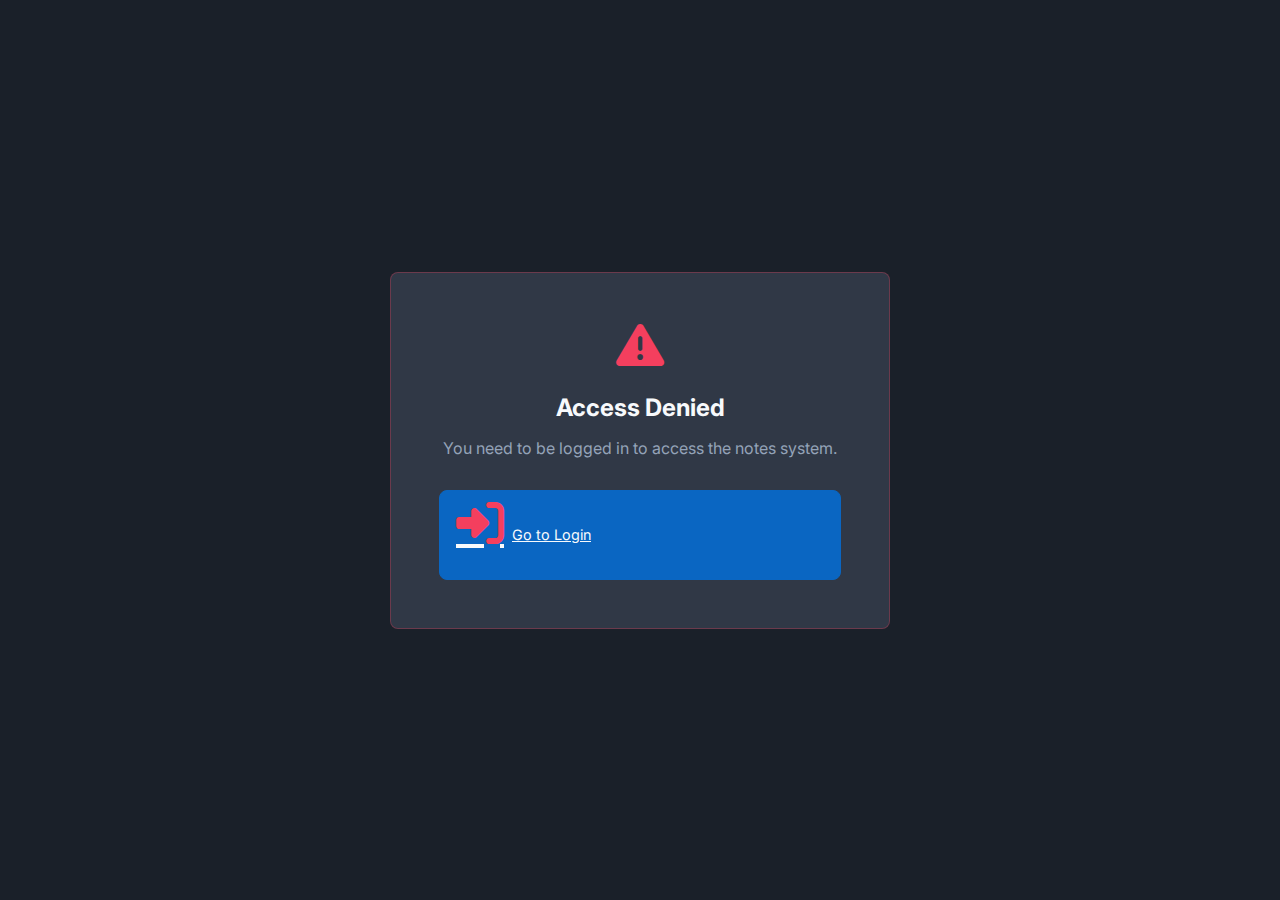
<file: admin-bkp-all.html>
<!DOCTYPE html>
<html lang="en">
<head>
    <!-- ===== HEAD META & LINKS ===== -->
    <meta charset="UTF-8">
    <meta name="viewport" content="width=device-width, initial-scale=1.0">
    <title>My Notes - Dibesh Shrestha</title>
    <link rel="stylesheet" href="https://cdnjs.cloudflare.com/ajax/libs/font-awesome/6.4.0/css/all.min.css">
    <link rel="preconnect" href="https://fonts.googleapis.com">
    <link rel="preconnect" href="https://fonts.gstatic.com" crossorigin>
    <link href="https://fonts.googleapis.com/css2?family=Inter:wght@300;400;500;600;700&display=swap" rel="stylesheet">
    
    <!-- ===== ADMIN CSS ===== -->
    <style>
        /* ===== CSS VARIABLES ===== */
        :root {
            --primary: #0A66C2;
            --primary-dark: #004182;
            --primary-light: #378FE9;
            --secondary: #94a3b8;
            --dark: #242c38;
            --darker: #1a2029;
            --card-bg: #303846;
            --light: #f8fafc;
            --gray: #30363d;
            --gray-light: #161b22;
            --success: #10b981;
            --border-radius: 8px;
            --shadow: 0 4px 6px -1px rgba(0, 0, 0, 0.2);
            --transition: all 0.2s ease;
        }

        /* ===== RESET & BASE STYLES ===== */
        * {
            margin: 0;
            padding: 0;
            box-sizing: border-box;
        }

        body {
            font-family: 'Inter', sans-serif;
            background: var(--darker);
            color: var(--light);
            height: 100vh;
            display: flex;
            flex-direction: column;
            overflow: hidden;
        }

        /* ===== HEADER STYLES ===== */
        .header {
            background: var(--dark);
            padding: 0.8rem 1.5rem;
            border-bottom: 1px solid var(--gray);
            display: flex;
            justify-content: space-between;
            align-items: center;
            flex-shrink: 0;
        }

        .header-left {
            display: flex;
            align-items: center;
            gap: 1rem;
        }

        .logo {
            font-weight: 700;
            font-size: 1.2rem;
            color: var(--primary-light);
        }

        .note-count {
            color: var(--secondary);
            font-size: 0.9rem;
        }

        .header-actions {
            display: flex;
            gap: 0.8rem;
        }

        /* ===== BUTTON STYLES ===== */
        .btn {
            padding: 0.5rem 1rem;
            border-radius: var(--border-radius);
            border: 1px solid var(--gray);
            background: var(--card-bg);
            color: var(--light);
            cursor: pointer;
            display: flex;
            align-items: center;
            gap: 0.5rem;
            font-size: 0.9rem;
            transition: var(--transition);
        }

        .btn:hover {
            border-color: var(--primary);
            background: rgba(10, 102, 194, 0.1);
        }

        .btn-primary {
            background: var(--primary);
            border-color: var(--primary);
        }

        .btn-primary:hover {
            background: var(--primary-dark);
        }

        /* ===== MAIN LAYOUT ===== */
        .main-container {
            display: flex;
            flex: 1;
            overflow: hidden;
        }

        /* ===== SIDEBAR STYLES ===== */
        .sidebar {
            width: 300px;
            background: var(--dark);
            border-right: 1px solid var(--gray);
            display: flex;
            flex-direction: column;
            overflow: hidden;
            flex-shrink: 0;
        }

        .sidebar-header {
            padding: 1rem;
            border-bottom: 1px solid var(--gray);
        }

        .search-box {
            width: 100%;
            padding: 0.5rem 1rem;
            background: var(--card-bg);
            border: 1px solid var(--gray);
            border-radius: var(--border-radius);
            color: var(--light);
            font-size: 0.9rem;
        }

        .search-box:focus {
            outline: none;
            border-color: var(--primary);
        }

        .notes-list {
            flex: 1;
            overflow-y: auto;
            padding: 0.5rem;
        }

        .note-item {
            padding: 1rem;
            border-radius: var(--border-radius);
            background: var(--card-bg);
            margin-bottom: 0.5rem;
            cursor: pointer;
            transition: var(--transition);
            border: 1px solid transparent;
        }

        .note-item:hover {
            border-color: var(--primary);
            background: rgba(10, 102, 194, 0.05);
        }

        .note-item.active {
            border-color: var(--primary);
            background: rgba(10, 102, 194, 0.1);
        }

        .note-item-title {
            font-weight: 600;
            margin-bottom: 0.3rem;
            white-space: nowrap;
            overflow: hidden;
            text-overflow: ellipsis;
        }

        .note-item-preview {
            color: var(--secondary);
            font-size: 0.85rem;
            white-space: nowrap;
            overflow: hidden;
            text-overflow: ellipsis;
        }

        .note-item-date {
            color: var(--gray-dark);
            font-size: 0.75rem;
            margin-top: 0.3rem;
        }

        /* ===== EDITOR CONTAINER ===== */
        .editor-container {
            flex: 1;
            display: flex;
            flex-direction: column;
            overflow: hidden;
            padding: 1rem;
        }

        .editor-toolbar {
            display: flex;
            gap: 0.5rem;
            padding: 0.5rem;
            background: var(--dark);
            border-radius: var(--border-radius);
            margin-bottom: 1rem;
            flex-wrap: wrap;
            border: 1px solid var(--gray);
        }

        .toolbar-group {
            display: flex;
            gap: 0.25rem;
            padding-right: 0.5rem;
            border-right: 1px solid var(--gray);
        }

        .toolbar-group:last-child {
            border-right: none;
        }

        .toolbar-btn {
            padding: 0.4rem 0.6rem;
            background: transparent;
            border: 1px solid transparent;
            color: var(--secondary);
            border-radius: 4px;
            cursor: pointer;
            font-size: 0.9rem;
        }

        .toolbar-btn:hover {
            background: var(--card-bg);
            color: var(--light);
        }

        .toolbar-btn.active {
            background: var(--primary);
            color: white;
        }

        .note-title-input {
            width: 100%;
            background: transparent;
            border: none;
            color: var(--light);
            font-size: 1.5rem;
            font-weight: 700;
            padding: 0.5rem 0;
            margin-bottom: 1rem;
            border-bottom: 2px solid var(--gray);
        }

        .note-title-input:focus {
            outline: none;
            border-bottom-color: var(--primary);
        }

        .editor-content {
            flex: 1;
            background: var(--card-bg);
            border-radius: var(--border-radius);
            border: 1px solid var(--gray);
            overflow: hidden;
            display: flex;
            flex-direction: column;
            position: relative;
        }

        #noteEditor {
            flex: 1;
            padding: 1.5rem;
            font-family: 'Inter', sans-serif;
            font-size: 1rem;
            line-height: 1.6;
            color: var(--light);
            background: transparent;
            border: none;
            resize: none;
            outline: none;
            overflow-y: auto;
            min-height: 400px;
        }

        /* ===== RESIZABLE IMAGES ===== */
        .resizable-image {
            max-width: 100%;
            height: auto;
            border-radius: var(--border-radius);
            margin: 1rem 0;
            cursor: move;
            position: relative;
            display: inline-block;
            border: 2px solid transparent;
        }

        .resizable-image:hover {
            border-color: var(--primary);
        }

        .resizable-image.resizing {
            border-color: var(--primary-light);
        }

        .resize-handle {
            position: absolute;
            width: 12px;
            height: 12px;
            background: var(--primary);
            border: 2px solid white;
            border-radius: 50%;
            bottom: -6px;
            right: -6px;
            cursor: se-resize;
            display: none;
        }

        .resizable-image:hover .resize-handle {
            display: block;
        }

        /* ===== RICH TEXT EDITOR STYLES ===== */
        #noteEditor:focus {
            outline: none;
        }

        #noteEditor h1, #noteEditor h2, #noteEditor h3 {
            color: var(--light);
            margin: 1.5rem 0 0.5rem 0;
        }

        #noteEditor h1 { font-size: 1.8rem; }
        #noteEditor h2 { font-size: 1.5rem; }
        #noteEditor h3 { font-size: 1.2rem; }

        #noteEditor p {
            margin: 0.5rem 0;
        }

        #noteEditor ul, #noteEditor ol {
            margin: 0.5rem 0;
            padding-left: 2rem;
        }

        #noteEditor blockquote {
            border-left: 3px solid var(--primary);
            padding-left: 1rem;
            margin: 1rem 0;
            color: var(--secondary);
        }

        #noteEditor code {
            background: var(--dark);
            padding: 0.2rem 0.4rem;
            border-radius: 4px;
            font-family: monospace;
            font-size: 0.9rem;
        }

        #noteEditor pre {
            background: var(--dark);
            padding: 1rem;
            border-radius: var(--border-radius);
            overflow-x: auto;
            margin: 1rem 0;
        }

        #noteEditor table {
            border-collapse: collapse;
            width: 100%;
            margin: 1rem 0;
            background: var(--dark);
        }

        #noteEditor th, #noteEditor td {
            border: 1px solid var(--gray);
            padding: 0.5rem;
            text-align: left;
        }

        #noteEditor th {
            background: rgba(10, 102, 194, 0.2);
            font-weight: 600;
        }

        /* ===== EXPORT OPTIONS ===== */
        .export-options {
            display: none;
            position: absolute;
            right: 1rem;
            top: 100%;
            background: var(--dark);
            border: 1px solid var(--gray);
            border-radius: var(--border-radius);
            padding: 0.5rem;
            min-width: 200px;
            z-index: 100;
            box-shadow: 0 4px 12px rgba(0, 0, 0, 0.3);
        }

        .export-options.show {
            display: block;
        }

        .export-option {
            padding: 0.5rem;
            cursor: pointer;
            border-radius: 4px;
            display: flex;
            align-items: center;
            gap: 0.5rem;
        }

        .export-option:hover {
            background: var(--card-bg);
        }

        /* ===== STATUS BAR ===== */
        .status-bar {
            padding: 0.5rem 1rem;
            background: var(--dark);
            border-top: 1px solid var(--gray);
            color: var(--secondary);
            font-size: 0.85rem;
            display: flex;
            justify-content: space-between;
            flex-shrink: 0;
        }

        .auto-save-indicator {
            color: var(--success);
            font-weight: 500;
        }

        /* ===== AUTHENTICATION ERROR ===== */
        .auth-error {
            position: fixed;
            top: 0;
            left: 0;
            width: 100%;
            height: 100vh;
            background: var(--darker);
            display: flex;
            align-items: center;
            justify-content: center;
            z-index: 1000;
        }

        .error-box {
            background: var(--card-bg);
            padding: 3rem;
            border-radius: var(--border-radius);
            text-align: center;
            border: 1px solid rgba(244, 63, 94, 0.3);
            max-width: 500px;
            width: 90%;
        }

        .error-box i {
            font-size: 3rem;
            color: #f43f5e;
            margin-bottom: 1.5rem;
        }

        .error-box h2 {
            color: var(--light);
            margin-bottom: 1rem;
        }

        .error-box p {
            color: var(--secondary);
            margin-bottom: 2rem;
        }

        /* ===== SCROLLBAR ===== */
        ::-webkit-scrollbar {
            width: 8px;
            height: 8px;
        }

        ::-webkit-scrollbar-track {
            background: var(--dark);
            border-radius: 4px;
        }

        ::-webkit-scrollbar-thumb {
            background: var(--gray);
            border-radius: 4px;
        }

        ::-webkit-scrollbar-thumb:hover {
            background: var(--primary);
        }

        /* ===== RESPONSIVE STYLES ===== */
        @media (max-width: 768px) {
            .main-container {
                flex-direction: column;
            }
            
            .sidebar {
                width: 100%;
                height: 300px;
                border-right: none;
                border-bottom: 1px solid var(--gray);
            }
            
            .editor-toolbar {
                overflow-x: auto;
            }
        }
    </style>
</head>
<body>
    <!-- ===== AUTHENTICATION CHECK ===== -->
    <div class="auth-error" id="authError" style="display: none;">
        <div class="error-box">
            <i class="fas fa-exclamation-triangle"></i>
            <h2>Access Denied</h2>
            <p>You need to be logged in to access the notes system.</p>
            <a href="index.html" class="btn btn-primary">
                <i class="fas fa-sign-in-alt"></i>
                Go to Login
            </a>
        </div>
    </div>

    <!-- ===== MAIN INTERFACE ===== -->
    <div id="mainApp" style="display: none; flex-direction: column; height: 100vh;">
        <!-- HEADER -->
        <header class="header">
            <div class="header-left">
                <div class="logo">📝 My Notes</div>
                <div class="note-count" id="noteCount">0 notes</div>
            </div>
            <div class="header-actions">
                <button class="btn" id="newNoteBtn" title="Create new note">
                    <i class="fas fa-plus"></i>
                    New
                </button>
                <div style="position: relative;">
                    <button class="btn" id="exportBtn" title="Export notes">
                        <i class="fas fa-download"></i>
                        Export
                    </button>
                    <div class="export-options" id="exportOptions">
                        <div class="export-option" data-format="txt">
                            <i class="fas fa-file-alt"></i>
                            Export All as TXT
                        </div>
                        <div class="export-option" data-format="json">
                            <i class="fas fa-code"></i>
                            Export All as JSON
                        </div>
                        <div class="export-option" data-format="html">
                            <i class="fas fa-file-code"></i>
                            Export All as HTML
                        </div>
                        <div class="export-option" data-format="markdown">
                            <i class="fab fa-markdown"></i>
                            Export All as Markdown
                        </div>
                        <div class="export-option" data-format="single-txt">
                            <i class="fas fa-file"></i>
                            Export Current as TXT
                        </div>
                        <div class="export-option" data-format="single-html">
                            <i class="fas fa-file-code"></i>
                            Export Current as HTML
                        </div>
                    </div>
                </div>
                <button class="btn" id="importBtn" title="Import notes from files">
                    <i class="fas fa-upload"></i>
                    Import
                </button>
                <button class="btn" id="saveToFolderBtn" title="Save backup to folder">
                    <i class="fas fa-folder-open"></i>
                    Backup
                </button>
                <button class="btn" id="logoutBtn" title="Logout">
                    <i class="fas fa-sign-out-alt"></i>
                    Logout
                </button>
            </div>
        </header>

        <!-- MAIN CONTENT -->
        <div class="main-container">
            <!-- SIDEBAR -->
            <div class="sidebar">
                <div class="sidebar-header">
                    <input type="text" class="search-box" id="searchBox" placeholder="Search notes...">
                </div>
                <div class="notes-list" id="notesList">
                    <!-- Notes will be loaded here -->
                </div>
            </div>

            <!-- EDITOR -->
            <div class="editor-container">
                <!-- TOOLBAR -->
                <div class="editor-toolbar">
                    <div class="toolbar-group">
                        <button class="toolbar-btn" data-command="formatBlock" data-value="h1" title="Heading 1">
                            <i class="fas fa-heading"></i>1
                        </button>
                        <button class="toolbar-btn" data-command="formatBlock" data-value="h2" title="Heading 2">
                            <i class="fas fa-heading"></i>2
                        </button>
                        <button class="toolbar-btn" data-command="formatBlock" data-value="h3" title="Heading 3">
                            <i class="fas fa-heading"></i>3
                        </button>
                    </div>
                    
                    <div class="toolbar-group">
                        <button class="toolbar-btn" data-command="bold" title="Bold">
                            <i class="fas fa-bold"></i>
                        </button>
                        <button class="toolbar-btn" data-command="italic" title="Italic">
                            <i class="fas fa-italic"></i>
                        </button>
                        <button class="toolbar-btn" data-command="underline" title="Underline">
                            <i class="fas fa-underline"></i>
                        </button>
                    </div>
                    
                    <div class="toolbar-group">
                        <button class="toolbar-btn" data-command="insertUnorderedList" title="Bullet List">
                            <i class="fas fa-list-ul"></i>
                        </button>
                        <button class="toolbar-btn" data-command="insertOrderedList" title="Numbered List">
                            <i class="fas fa-list-ol"></i>
                        </button>
                    </div>
                    
                    <div class="toolbar-group">
                        <button class="toolbar-btn" data-command="createLink" title="Insert Link">
                            <i class="fas fa-link"></i>
                        </button>
                        <button class="toolbar-btn" id="insertTableBtn" title="Insert Table">
                            <i class="fas fa-table"></i>
                        </button>
                    </div>
                    
                    <div class="toolbar-group">
                        <button class="toolbar-btn" id="saveNoteBtn" title="Save Note (Ctrl+S)">
                            <i class="fas fa-save"></i> Save
                        </button>
                        <button class="toolbar-btn" id="deleteNoteBtn" title="Delete Note">
                            <i class="fas fa-trash"></i>
                        </button>
                    </div>
                </div>

                <!-- NOTE TITLE -->
                <input type="text" class="note-title-input" id="noteTitle" placeholder="Note Title" maxlength="200">

                <!-- RICH TEXT EDITOR -->
                <div class="editor-content">
                    <div id="noteEditor" contenteditable="true" placeholder="Start typing your note here... Press Ctrl+V to paste images"></div>
                </div>
            </div>
        </div>

        <!-- STATUS BAR -->
        <div class="status-bar">
            <div id="charCount">0 characters</div>
            <div class="auto-save-indicator" id="autoSaveIndicator">Auto-save enabled</div>
            <div id="storageInfo">Local Storage</div>
        </div>

        <!-- HIDDEN FILE INPUTS -->
        <input type="file" id="importFileInput" multiple accept=".md,.txt,.html,.json,.rtf,.doc,.docx" style="display: none;">
    </div>

    <!-- ===== ADMIN JAVASCRIPT ===== -->
    <script>
        // ===== ENCRYPTION UTILITIES (MUST MATCH INDEX.HTML) =====
        const EncryptionUtils = {
            ENCRYPTION_KEY: 'dibesh-portfolio-2025-secure-key-12345',
            
            encrypt(text) {
                let result = '';
                for (let i = 0; i < text.length; i++) {
                    const charCode = text.charCodeAt(i) ^ this.ENCRYPTION_KEY.charCodeAt(i % this.ENCRYPTION_KEY.length);
                    result += String.fromCharCode(charCode);
                }
                return btoa(result);
            },
            
            decrypt(encryptedText) {
                try {
                    const decoded = atob(encryptedText);
                    let result = '';
                    for (let i = 0; i < decoded.length; i++) {
                        const charCode = decoded.charCodeAt(i) ^ this.ENCRYPTION_KEY.charCodeAt(i % this.ENCRYPTION_KEY.length);
                        result += String.fromCharCode(charCode);
                    }
                    return result;
                } catch (error) {
                    console.error('Decryption error:', error);
                    return null;
                }
            },
            
            hashPassword(password) {
                let hash = 0;
                for (let i = 0; i < password.length; i++) {
                    const char = password.charCodeAt(i);
                    hash = ((hash << 5) - hash) + char;
                    hash = hash & hash;
                }
                return hash.toString(36);
            }
        };

        // ===== PASSWORD MANAGER (MUST MATCH INDEX.HTML) =====
        class PasswordManager {
            constructor() {
                this.STORAGE_KEY = 'dibesh_admin_password';
            }

            getEncryptedPassword() {
                return localStorage.getItem(this.STORAGE_KEY);
            }

            validatePassword(password) {
                const encryptedStored = this.getEncryptedPassword();
                if (!encryptedStored) return false;
                
                const decryptedPassword = EncryptionUtils.decrypt(encryptedStored);
                return password === decryptedPassword;
            }

            setPassword(newPassword) {
                if (newPassword.length < 6) {
                    return { success: false, error: 'Password must be at least 6 characters' };
                }
                
                const encryptedPassword = EncryptionUtils.encrypt(newPassword);
                localStorage.setItem(this.STORAGE_KEY, encryptedPassword);
                return { success: true };
            }
        }

        // ===== ENHANCED NOTES APP =====
        class EnhancedNotesApp {
            constructor() {
                this.notes = JSON.parse(localStorage.getItem('dibesh_notes')) || [];
                this.currentNoteId = null;
                this.saveTimeout = null;
                this.AUTO_SAVE_DELAY = 1000;
                this.isSaving = false;
                this.imageResizeData = null;
                this.init();
            }

            init() {
                // ===== AUTHENTICATION CHECK =====
                const isAuthenticated = localStorage.getItem('isAuthenticated') === 'true';
                const authError = document.getElementById('authError');
                const mainApp = document.getElementById('mainApp');

                if (!isAuthenticated) {
                    authError.style.display = 'flex';
                    return;
                }

                mainApp.style.display = 'flex';
                
                // ===== DOM ELEMENTS =====
                this.notesList = document.getElementById('notesList');
                this.noteTitle = document.getElementById('noteTitle');
                this.noteEditor = document.getElementById('noteEditor');
                this.noteCount = document.getElementById('noteCount');
                this.searchBox = document.getElementById('searchBox');
                this.charCount = document.getElementById('charCount');
                this.autoSaveIndicator = document.getElementById('autoSaveIndicator');
                this.storageInfo = document.getElementById('storageInfo');
                
                // ===== BUTTONS =====
                this.newNoteBtn = document.getElementById('newNoteBtn');
                this.saveNoteBtn = document.getElementById('saveNoteBtn');
                this.deleteNoteBtn = document.getElementById('deleteNoteBtn');
                this.exportBtn = document.getElementById('exportBtn');
                this.exportOptions = document.getElementById('exportOptions');
                this.importBtn = document.getElementById('importBtn');
                this.importFileInput = document.getElementById('importFileInput');
                this.saveToFolderBtn = document.getElementById('saveToFolderBtn');
                this.logoutBtn = document.getElementById('logoutBtn');
                this.insertTableBtn = document.getElementById('insertTableBtn');
                
                // ===== EVENT LISTENERS =====
                this.setupEventListeners();
                
                // ===== INITIAL LOAD =====
                this.renderNotes();
                
                // Select first note if available
                if (this.notes.length > 0) {
                    this.selectNote(this.notes[0].id);
                } else {
                    this.createNewNote();
                }
                
                this.updateCharacterCount();
                this.updateStorageInfo();
                this.setCursorToEnd();
            }

            setupEventListeners() {
                // Note actions
                this.newNoteBtn.addEventListener('click', () => this.createNewNote());
                this.saveNoteBtn.addEventListener('click', () => this.saveNote());
                this.deleteNoteBtn.addEventListener('click', () => this.deleteNote());
                
                // Export/Import
                this.exportBtn.addEventListener('click', (e) => {
                    e.stopPropagation();
                    this.exportOptions.classList.toggle('show');
                });
                
                document.querySelectorAll('.export-option').forEach(option => {
                    option.addEventListener('click', (e) => {
                        const format = e.currentTarget.dataset.format;
                        this.exportNotes(format);
                        this.exportOptions.classList.remove('show');
                    });
                });
                
                this.importBtn.addEventListener('click', () => this.importFileInput.click());
                this.importFileInput.addEventListener('change', (e) => this.importNotes(e));
                
                this.saveToFolderBtn.addEventListener('click', () => this.saveToLocalFolder());
                
                // Authentication
                this.logoutBtn.addEventListener('click', () => this.logout());
                
                // Search
                this.searchBox.addEventListener('input', () => this.filterNotes());
                
                // Auto-save
                this.noteTitle.addEventListener('input', () => {
                    this.autoSave();
                    this.updateNoteTitleInList();
                });
                
                this.noteEditor.addEventListener('input', () => {
                    this.autoSave();
                    this.updateCharacterCount();
                    this.setCursorToEnd();
                });
                
                // Keyboard shortcuts
                document.addEventListener('keydown', (e) => {
                    // Ctrl+S to save
                    if ((e.ctrlKey || e.metaKey) && e.key === 's') {
                        e.preventDefault();
                        this.saveNote();
                    }
                    
                    // Escape to blur editor
                    if (e.key === 'Escape') {
                        this.noteEditor.blur();
                    }
                });
                
                // Toolbar buttons
                document.querySelectorAll('.toolbar-btn[data-command]').forEach(btn => {
                    btn.addEventListener('click', (e) => {
                        e.preventDefault();
                        const command = e.currentTarget.dataset.command;
                        const value = e.currentTarget.dataset.value;
                        this.executeCommand(command, value);
                        this.setCursorToEnd();
                    });
                });
                
                // Table insertion
                this.insertTableBtn.addEventListener('click', () => {
                    this.insertTable();
                    this.setCursorToEnd();
                });
                
                // Image paste
                this.noteEditor.addEventListener('paste', (e) => this.handlePaste(e));
                
                // Image resizing
                this.setupImageResizing();
                
                // Close export menu when clicking outside
                document.addEventListener('click', (e) => {
                    if (!this.exportBtn.contains(e.target) && !this.exportOptions.contains(e.target)) {
                        this.exportOptions.classList.remove('show');
                    }
                });
            }

            // ===== CURSOR MANAGEMENT =====
            setCursorToEnd() {
                const selection = window.getSelection();
                const range = document.createRange();
                range.selectNodeContents(this.noteEditor);
                range.collapse(false);
                selection.removeAllRanges();
                selection.addRange(range);
                this.noteEditor.focus();
            }

            preserveCursorPosition(callback) {
                const selection = window.getSelection();
                const range = selection.rangeCount > 0 ? selection.getRangeAt(0).cloneRange() : null;
                callback();
                if (range) {
                    selection.removeAllRanges();
                    selection.addRange(range);
                } else {
                    this.setCursorToEnd();
                }
                this.noteEditor.focus();
            }

            // ===== NOTE MANAGEMENT =====
            generateId() {
                return Date.now().toString(36) + Math.random().toString(36).substr(2);
            }

            createNewNote() {
                const newNote = {
                    id: this.generateId(),
                    title: 'Untitled Note',
                    content: '',
                    createdAt: new Date().toISOString(),
                    updatedAt: new Date().toISOString()
                };

                this.notes.unshift(newNote);
                this.saveToStorage();
                this.renderNotes();
                this.selectNote(newNote.id);
                
                setTimeout(() => {
                    this.noteTitle.focus();
                    this.noteTitle.setSelectionRange(this.noteTitle.value.length, this.noteTitle.value.length);
                }, 100);
            }

            selectNote(noteId) {
                this.currentNoteId = noteId;
                const note = this.notes.find(n => n.id === noteId);
                
                if (!note) return;
                
                this.noteTitle.value = note.title;
                this.noteEditor.innerHTML = note.content || '<p><br></p>';
                
                document.querySelectorAll('.note-item').forEach(item => {
                    item.classList.remove('active');
                    if (item.dataset.id === noteId) {
                        item.classList.add('active');
                    }
                });
                
                this.updateCharacterCount();
                setTimeout(() => this.setCursorToEnd(), 50);
                setTimeout(() => this.setupImageResizing(), 100);
            }

            saveNote() {
                if (!this.currentNoteId || this.isSaving) return;
                
                this.isSaving = true;
                const noteIndex = this.notes.findIndex(n => n.id === this.currentNoteId);
                if (noteIndex === -1) return;
                
                const title = this.noteTitle.value.trim() || 'Untitled Note';
                const content = this.noteEditor.innerHTML;
                
                this.notes[noteIndex] = {
                    ...this.notes[noteIndex],
                    title: title,
                    content: content,
                    updatedAt: new Date().toISOString()
                };
                
                this.saveToStorage();
                this.renderNotes();
                
                this.autoSaveIndicator.textContent = '✓ Saved';
                this.autoSaveIndicator.style.color = '#10b981';
                
                setTimeout(() => {
                    this.autoSaveIndicator.textContent = 'Auto-save enabled';
                    this.autoSaveIndicator.style.color = '';
                    this.isSaving = false;
                }, 1500);
            }

            autoSave() {
                if (this.saveTimeout) {
                    clearTimeout(this.saveTimeout);
                }
                
                this.saveTimeout = setTimeout(() => {
                    if (this.currentNoteId) {
                        this.saveNote();
                    }
                }, this.AUTO_SAVE_DELAY);
            }

            deleteNote() {
                if (!this.currentNoteId) return;
                
                if (confirm('Are you sure you want to delete this note?')) {
                    this.notes = this.notes.filter(n => n.id !== this.currentNoteId);
                    this.saveToStorage();
                    this.renderNotes();
                    
                    if (this.notes.length === 0) {
                        this.createNewNote();
                    } else {
                        this.selectNote(this.notes[0].id);
                    }
                }
            }

            updateNoteTitleInList() {
                if (!this.currentNoteId) return;
                
                const noteIndex = this.notes.findIndex(n => n.id === this.currentNoteId);
                if (noteIndex === -1) return;
                
                const title = this.noteTitle.value.trim() || 'Untitled Note';
                this.notes[noteIndex].title = title;
                this.notes[noteIndex].updatedAt = new Date().toISOString();
                
                this.saveToStorage();
                this.renderNotes();
            }

            updateCharacterCount() {
                const text = this.noteEditor.innerText || '';
                const length = text.length;
                this.charCount.textContent = `${length} characters`;
            }

            formatDate(dateString) {
                const date = new Date(dateString);
                return date.toLocaleString('en-US', {
                    month: 'short',
                    day: 'numeric',
                    hour: '2-digit',
                    minute: '2-digit'
                });
            }

            renderNotes() {
                const searchTerm = this.searchBox.value.toLowerCase();
                let filteredNotes = this.notes;
                
                if (searchTerm) {
                    filteredNotes = this.notes.filter(note => 
                        note.title.toLowerCase().includes(searchTerm) || 
                        this.stripHtml(note.content).toLowerCase().includes(searchTerm)
                    );
                }
                
                filteredNotes.sort((a, b) => 
                    new Date(b.updatedAt) - new Date(a.updatedAt)
                );
                
                if (filteredNotes.length === 0) {
                    this.notesList.innerHTML = `
                        <div style="text-align: center; padding: 2rem; color: var(--secondary);">
                            <i class="fas fa-sticky-note" style="font-size: 2rem; margin-bottom: 1rem;"></i>
                            <p>${searchTerm ? 'No matching notes' : 'No notes yet'}</p>
                        </div>
                    `;
                } else {
                    this.notesList.innerHTML = filteredNotes.map(note => `
                        <div class="note-item ${note.id === this.currentNoteId ? 'active' : ''}" 
                             data-id="${note.id}">
                            <div class="note-item-title">${note.title || 'Untitled Note'}</div>
                            <div class="note-item-preview">${this.stripHtml(note.content).substring(0, 100)}</div>
                            <div class="note-item-date">${this.formatDate(note.updatedAt)}</div>
                        </div>
                    `).join('');
                    
                    document.querySelectorAll('.note-item').forEach(item => {
                        item.addEventListener('click', () => {
                            this.selectNote(item.dataset.id);
                        });
                    });
                }
                
                this.noteCount.textContent = `${filteredNotes.length} note${filteredNotes.length !== 1 ? 's' : ''}`;
            }

            filterNotes() {
                this.renderNotes();
            }

            stripHtml(html) {
                const div = document.createElement('div');
                div.innerHTML = html;
                return div.textContent || div.innerText || '';
            }

            // ===== RICH TEXT EDITOR COMMANDS =====
            executeCommand(command, value = null) {
                this.preserveCursorPosition(() => {
                    document.execCommand(command, false, value);
                });
            }

            insertTable() {
                const rows = prompt('Number of rows:', '3');
                const cols = prompt('Number of columns:', '3');
                
                if (rows && cols) {
                    this.preserveCursorPosition(() => {
                        let tableHtml = '<table><tbody>';
                        for (let i = 0; i < parseInt(rows); i++) {
                            tableHtml += '<tr>';
                            for (let j = 0; j < parseInt(cols); j++) {
                                tableHtml += `<td>Cell ${i+1}-${j+1}</td>`;
                            }
                            tableHtml += '</tr>';
                        }
                        tableHtml += '</tbody></table>';
                        
                        document.execCommand('insertHTML', false, tableHtml);
                    });
                }
            }

            // ===== IMAGE HANDLING =====
            handlePaste(event) {
                const items = (event.clipboardData || event.originalEvent.clipboardData).items;
                
                for (const item of items) {
                    if (item.type.indexOf('image') !== -1) {
                        event.preventDefault();
                        const blob = item.getAsFile();
                        const reader = new FileReader();
                        
                        reader.onload = (e) => {
                            this.preserveCursorPosition(() => {
                                const img = document.createElement('img');
                                img.src = e.target.result;
                                img.className = 'resizable-image';
                                img.style.maxWidth = '300px';
                                img.style.height = 'auto';
                                
                                const resizeHandle = document.createElement('div');
                                resizeHandle.className = 'resize-handle';
                                img.appendChild(resizeHandle);
                                
                                document.execCommand('insertHTML', false, img.outerHTML);
                                this.setupImageResizing();
                            });
                        };
                        
                        reader.readAsDataURL(blob);
                        break;
                    }
                }
            }

            setupImageResizing() {
                document.querySelectorAll('.resizable-image').forEach(img => {
                    img.removeEventListener('mousedown', this.handleImageMouseDown);
                    img.addEventListener('mousedown', this.handleImageMouseDown.bind(this));
                    
                    if (!img.querySelector('.resize-handle')) {
                        const resizeHandle = document.createElement('div');
                        resizeHandle.className = 'resize-handle';
                        img.appendChild(resizeHandle);
                    }
                });
                
                document.removeEventListener('mousemove', this.handleImageMouseMove);
                document.removeEventListener('mouseup', this.handleImageMouseUp);
                
                document.addEventListener('mousemove', this.handleImageMouseMove.bind(this));
                document.addEventListener('mouseup', this.handleImageMouseUp.bind(this));
            }

            handleImageMouseDown(e) {
                if (e.target.classList.contains('resize-handle')) {
                    e.preventDefault();
                    e.stopPropagation();
                    
                    const img = e.target.parentElement;
                    this.imageResizeData = {
                        img: img,
                        startX: e.clientX,
                        startY: e.clientY,
                        startWidth: parseInt(getComputedStyle(img).width),
                        startHeight: parseInt(getComputedStyle(img).height)
                    };
                    
                    img.classList.add('resizing');
                }
            }

            handleImageMouseMove(e) {
                if (this.imageResizeData) {
                    e.preventDefault();
                    
                    const { img, startX, startY, startWidth, startHeight } = this.imageResizeData;
                    const deltaX = e.clientX - startX;
                    const deltaY = e.clientY - startY;
                    
                    const newWidth = Math.max(50, startWidth + deltaX);
                    const aspectRatio = startHeight / startWidth;
                    const newHeight = newWidth * aspectRatio;
                    
                    img.style.width = `${newWidth}px`;
                    img.style.height = `${newHeight}px`;
                    img.style.maxWidth = 'none';
                    
                    this.autoSave();
                }
            }

            handleImageMouseUp() {
                if (this.imageResizeData) {
                    this.imageResizeData.img.classList.remove('resizing');
                    this.imageResizeData.img.style.maxWidth = '100%';
                    this.imageResizeData = null;
                    this.saveNote();
                }
            }

            // ===== EXPORT FUNCTIONS =====
            exportNotes(format) {
                switch (format) {
                    case 'txt': this.exportAllAsTXT(); break;
                    case 'json': this.exportAllAsJSON(); break;
                    case 'html': this.exportAllAsHTML(); break;
                    case 'markdown': this.exportAllAsMarkdown(); break;
                    case 'single-txt': this.exportCurrentAsTXT(); break;
                    case 'single-html': this.exportCurrentAsHTML(); break;
                }
            }

            exportAllAsTXT() {
                this.exportMultipleFiles('txt', 'text/plain', (note) => 
                    `${note.title}\n\n${this.stripHtml(note.content)}`
                );
            }

            exportAllAsJSON() {
                const exportData = {
                    notes: this.notes,
                    exportedAt: new Date().toISOString(),
                    version: '1.0'
                };
                
                this.downloadFile(
                    JSON.stringify(exportData, null, 2),
                    `notes-backup-${new Date().toISOString().split('T')[0]}.json`,
                    'application/json'
                );
            }

            exportAllAsHTML() {
                this.exportMultipleFiles('html', 'text/html', (note) => `
                    <!DOCTYPE html>
                    <html>
                    <head>
                        <meta charset="UTF-8">
                        <title>${note.title}</title>
                        <style>
                            body { font-family: Arial, sans-serif; line-height: 1.6; padding: 2rem; max-width: 800px; margin: 0 auto; }
                            img { max-width: 100%; height: auto; }
                            table { border-collapse: collapse; width: 100%; margin: 1rem 0; }
                            th, td { border: 1px solid #ddd; padding: 8px; }
                            pre { background: #f5f5f5; padding: 1rem; overflow-x: auto; }
                            code { background: #f5f5f5; padding: 2px 4px; border-radius: 3px; }
                        </style>
                    </head>
                    <body>
                        <h1>${note.title}</h1>
                        <div>${note.content}</div>
                        <hr>
                        <p><small>Exported from My Notes on ${new Date().toLocaleString()}</small></p>
                    </body>
                    </html>
                `);
            }

            exportAllAsMarkdown() {
                this.exportMultipleFiles('md', 'text/markdown', (note) => {
                    let md = `# ${note.title}\n\n`;
                    md += this.htmlToMarkdown(note.content);
                    md += `\n\n---\n*Exported from My Notes on ${new Date().toLocaleString()}*`;
                    return md;
                });
            }

            exportCurrentAsTXT() {
                if (!this.currentNoteId) return;
                const note = this.notes.find(n => n.id === this.currentNoteId);
                if (!note) return;
                
                this.downloadFile(
                    `${note.title}\n\n${this.stripHtml(note.content)}`,
                    `${this.sanitizeFilename(note.title)}.txt`,
                    'text/plain'
                );
            }

            exportCurrentAsHTML() {
                if (!this.currentNoteId) return;
                const note = this.notes.find(n => n.id === this.currentNoteId);
                if (!note) return;
                
                const html = `
                    <!DOCTYPE html>
                    <html>
                    <head>
                        <meta charset="UTF-8">
                        <title>${note.title}</title>
                        <style>
                            body { font-family: Arial, sans-serif; line-height: 1.6; padding: 2rem; max-width: 800px; margin: 0 auto; }
                            img { max-width: 100%; height: auto; }
                            table { border-collapse: collapse; width: 100%; margin: 1rem 0; }
                            th, td { border: 1px solid #ddd; padding: 8px; }
                        </style>
                    </head>
                    <body>
                        <h1>${note.title}</h1>
                        <div>${note.content}</div>
                    </body>
                    </html>
                `;
                
                this.downloadFile(
                    html,
                    `${this.sanitizeFilename(note.title)}.html`,
                    'text/html'
                );
            }

            exportMultipleFiles(extension, mimeType, contentGenerator) {
                if (this.notes.length === 0) {
                    alert('No notes to export');
                    return;
                }
                
                alert(`Exporting ${this.notes.length} notes as ${extension.toUpperCase()} files...\n\nThey will be downloaded one by one.`);
                
                setTimeout(() => {
                    this.notes.forEach((note, index) => {
                        setTimeout(() => {
                            this.downloadFile(
                                contentGenerator(note),
                                `${this.sanitizeFilename(note.title)}-${index + 1}.${extension}`,
                                mimeType
                            );
                        }, index * 500);
                    });
                }, 1000);
            }

            htmlToMarkdown(html) {
                let md = html
                    .replace(/<h1[^>]*>([^<]+)<\/h1>/g, '# $1\n\n')
                    .replace(/<h2[^>]*>([^<]+)<\/h2>/g, '## $1\n\n')
                    .replace(/<h3[^>]*>([^<]+)<\/h3>/g, '### $1\n\n')
                    .replace(/<strong[^>]*>([^<]+)<\/strong>/g, '**$1**')
                    .replace(/<b[^>]*>([^<]+)<\/b>/g, '**$1**')
                    .replace(/<em[^>]*>([^<]+)<\/em>/g, '*$1*')
                    .replace(/<i[^>]*>([^<]+)<\/i>/g, '*$1*')
                    .replace(/<a href="([^"]+)"[^>]*>([^<]+)<\/a>/g, '[$2]($1)')
                    .replace(/<img[^>]+src="([^"]+)"[^>]*alt="([^"]*)"[^>]*>/g, '![$2]($1)')
                    .replace(/<ul[^>]*>|<\/ul>|<ol[^>]*>|<\/ol>/g, '')
                    .replace(/<li[^>]*>([^<]+)<\/li>/g, '- $1\n')
                    .replace(/<p[^>]*>([^<]+)<\/p>/g, '$1\n\n')
                    .replace(/<br[^>]*>/g, '\n')
                    .replace(/<[^>]+>/g, '')
                    .replace(/\n{3,}/g, '\n\n')
                    .trim();
                    
                return md;
            }

            sanitizeFilename(filename) {
                return filename
                    .replace(/[^a-z0-9]/gi, '_')
                    .toLowerCase()
                    .replace(/_+/g, '_')
                    .replace(/^_|_$/g, '')
                    .substring(0, 50) || 'note';
            }

            downloadFile(content, filename, mimeType) {
                const blob = new Blob([content], { type: mimeType });
                const url = URL.createObjectURL(blob);
                const a = document.createElement('a');
                a.href = url;
                a.download = filename;
                document.body.appendChild(a);
                a.click();
                document.body.removeChild(a);
                URL.revokeObjectURL(url);
            }

            // ===== IMPORT FUNCTIONS =====
            async importNotes(event) {
                const files = Array.from(event.target.files);
                if (files.length === 0) return;
                
                let importedCount = 0;
                
                for (const file of files) {
                    try {
                        const content = await this.readFile(file);
                        const note = this.createNoteFromFile(file, content);
                        
                        if (note) {
                            this.notes.unshift(note);
                            importedCount++;
                        }
                    } catch (error) {
                        console.error(`Error importing ${file.name}:`, error);
                    }
                }
                
                if (importedCount > 0) {
                    this.saveToStorage();
                    this.renderNotes();
                    alert(`Successfully imported ${importedCount} note${importedCount !== 1 ? 's' : ''}`);
                    
                    if (this.notes.length > 0) {
                        this.selectNote(this.notes[0].id);
                    }
                }
                
                event.target.value = '';
            }

            readFile(file) {
                return new Promise((resolve, reject) => {
                    const reader = new FileReader();
                    reader.onload = (e) => resolve(e.target.result);
                    reader.onerror = (e) => reject(e);
                    reader.readAsText(file);
                });
            }

            createNoteFromFile(file, content) {
                const extension = file.name.split('.').pop().toLowerCase();
                const filename = file.name.replace(/\.[^/.]+$/, "");
                
                let noteContent = '';
                let noteTitle = filename;
                
                switch (extension) {
                    case 'md':
                    case 'txt':
                    case 'html':
                    case 'rtf':
                        noteContent = content;
                        break;
                        
                    case 'json':
                        try {
                            const data = JSON.parse(content);
                            if (data.title && data.content) {
                                noteTitle = data.title;
                                noteContent = data.content;
                            }
                        } catch (e) {
                            noteContent = content;
                        }
                        break;
                        
                    default:
                        noteContent = content;
                }
                
                if (extension === 'md') {
                    noteContent = this.markdownToHtml(noteContent);
                }
                
                return {
                    id: this.generateId(),
                    title: noteTitle,
                    content: noteContent,
                    createdAt: new Date().toISOString(),
                    updatedAt: new Date().toISOString(),
                    originalFilename: file.name
                };
            }

            markdownToHtml(markdown) {
                return markdown
                    .replace(/^# (.*$)/gim, '<h1>$1</h1>')
                    .replace(/^## (.*$)/gim, '<h2>$1</h2>')
                    .replace(/^### (.*$)/gim, '<h3>$1</h3>')
                    .replace(/\*\*(.*)\*\*/gim, '<strong>$1</strong>')
                    .replace(/\*(.*)\*/gim, '<em>$1</em>')
                    .replace(/!\[(.*?)\]\((.*?)\)/g, '<img src="$2" alt="$1" class="resizable-image">')
                    .replace(/\[(.*?)\]\((.*?)\)/g, '<a href="$2">$1</a>')
                    .replace(/^\s*-\s(.*$)/gim, '<li>$1</li>')
                    .replace(/^\s*\d+\.\s(.*$)/gim, '<li>$1</li>')
                    .replace(/(<li>.*<\/li>)/gim, '<ul>$1</ul>')
                    .replace(/\n/g, '<br>');
            }

            // ===== LOCAL FOLDER SAVING =====
            async saveToLocalFolder() {
                try {
                    if ('showDirectoryPicker' in window) {
                        const directoryHandle = await window.showDirectoryPicker({
                            startIn: 'documents'
                        });
                        
                        const notesFolderHandle = await directoryHandle.getDirectoryHandle('My-Notes', { create: true });
                        
                        const backupData = {
                            notes: this.notes,
                            exportedAt: new Date().toISOString(),
                            version: '1.0'
                        };
                        
                        const content = JSON.stringify(backupData, null, 2);
                        const timestamp = new Date().toISOString().replace(/[:.]/g, '-');
                        const filename = `notes-backup-${timestamp}.json`;
                        
                        const fileHandle = await notesFolderHandle.getFileHandle(filename, { create: true });
                        const writable = await fileHandle.createWritable();
                        await writable.write(content);
                        await writable.close();
                        
                        alert(`✅ Backup saved to: My-Notes/${filename}`);
                        return;
                    }
                } catch (error) {
                    if (error.name !== 'AbortError') {
                        console.log('File System API failed:', error);
                    }
                }
                
                this.downloadBackupFile();
            }

            downloadBackupFile() {
                const backupData = {
                    notes: this.notes,
                    exportedAt: new Date().toISOString(),
                    version: '1.0'
                };
                
                const content = JSON.stringify(backupData, null, 2);
                const filename = `notes-backup-${new Date().toISOString().split('T')[0]}.json`;
                
                this.downloadFile(content, filename, 'application/json');
                
                alert(`📥 Backup downloaded as: ${filename}\n\n💡 Save it to your preferred location.`);
            }

            updateStorageInfo() {
                const notesSize = JSON.stringify(this.notes).length;
                const totalSize = (notesSize / 1024).toFixed(2);
                this.storageInfo.textContent = `Storage: ${totalSize} KB`;
            }

            saveToStorage() {
                localStorage.setItem('dibesh_notes', JSON.stringify(this.notes));
                this.updateStorageInfo();
            }

            logout() {
                localStorage.removeItem('isAuthenticated');
                window.location.href = 'index.html';
            }
        }

        // ===== INITIALIZE APP =====
        document.addEventListener('DOMContentLoaded', () => {
            new EnhancedNotesApp();
        });

        // ===== SESSION MANAGEMENT =====
        let inactivityTimer;
        function resetInactivityTimer() {
            clearTimeout(inactivityTimer);
            if (localStorage.getItem('isAuthenticated') === 'true') {
                inactivityTimer = setTimeout(() => {
                    localStorage.removeItem('isAuthenticated');
                    window.location.href = 'index.html';
                }, 30 * 60 * 1000);
            }
        }

        document.addEventListener('mousemove', resetInactivityTimer);
        document.addEventListener('keypress', resetInactivityTimer);
        document.addEventListener('click', resetInactivityTimer);
        resetInactivityTimer();
    </script>
</body>
</html>
</file>
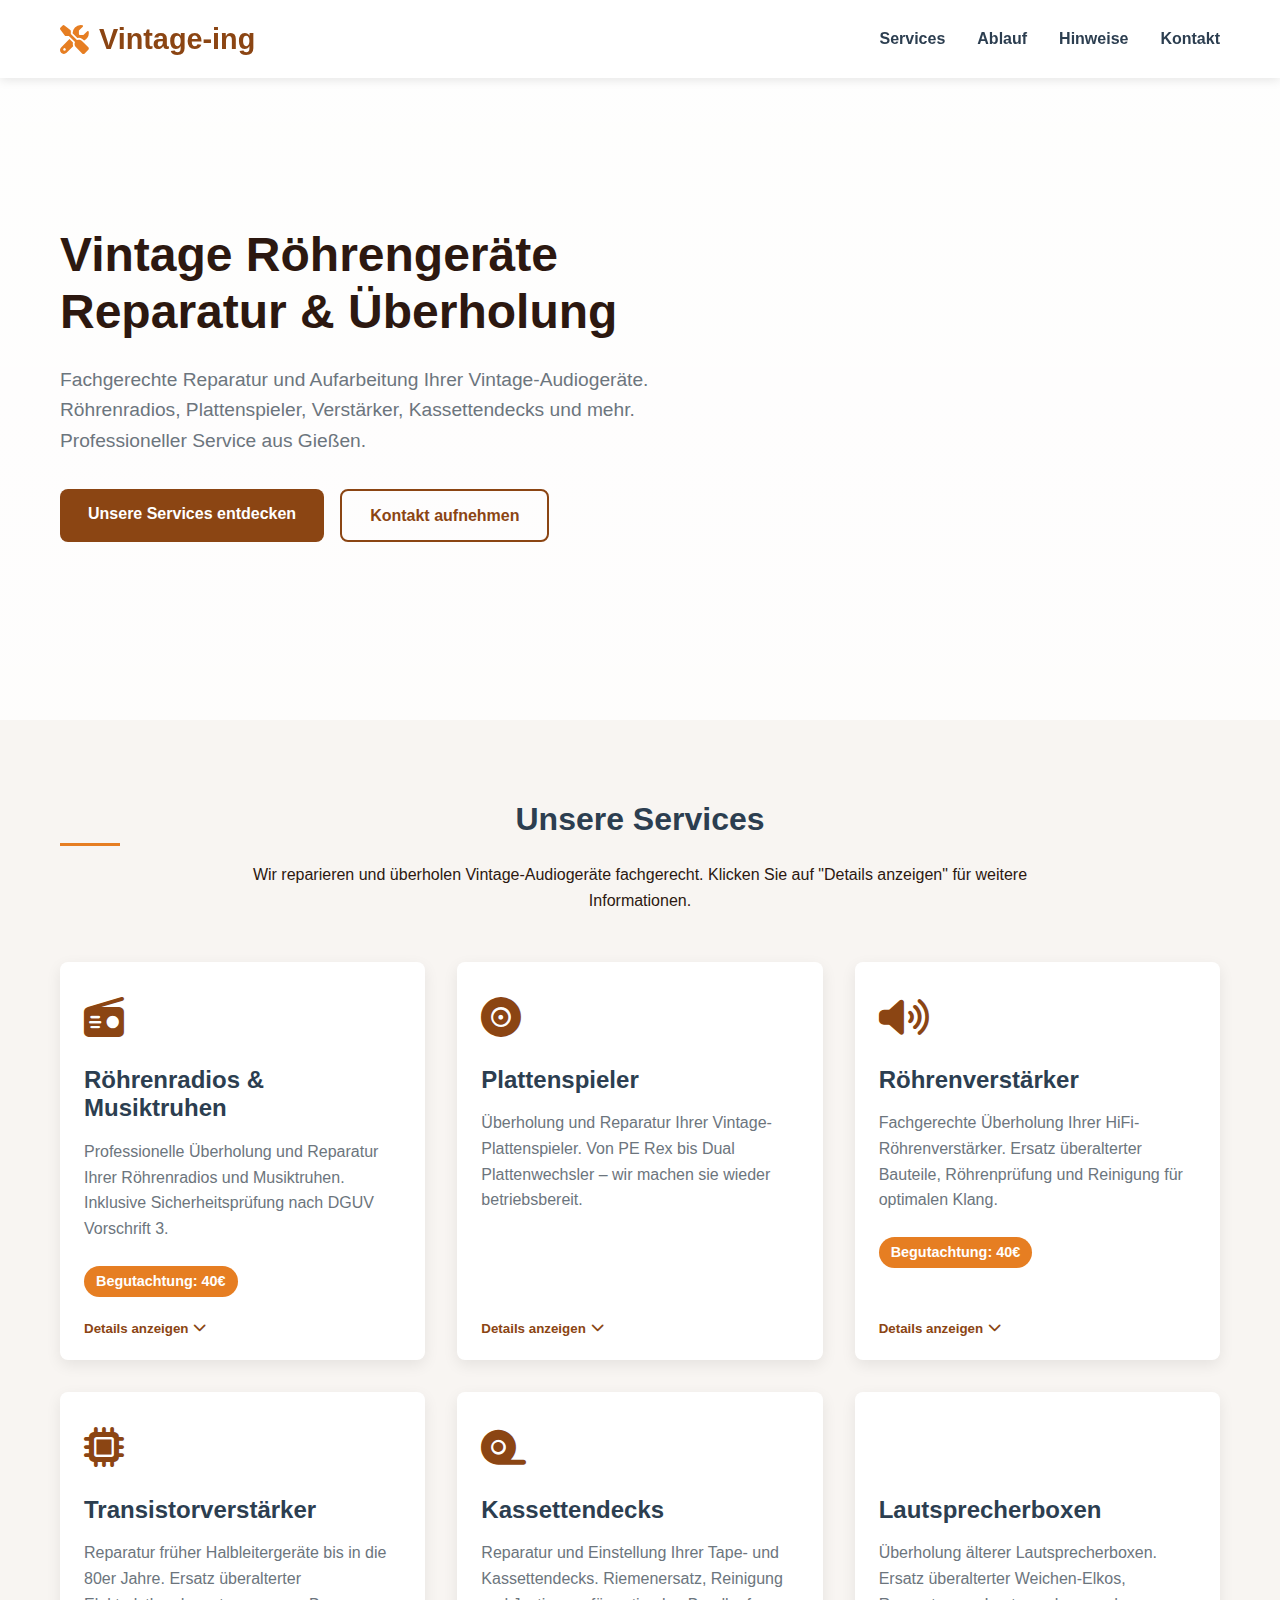
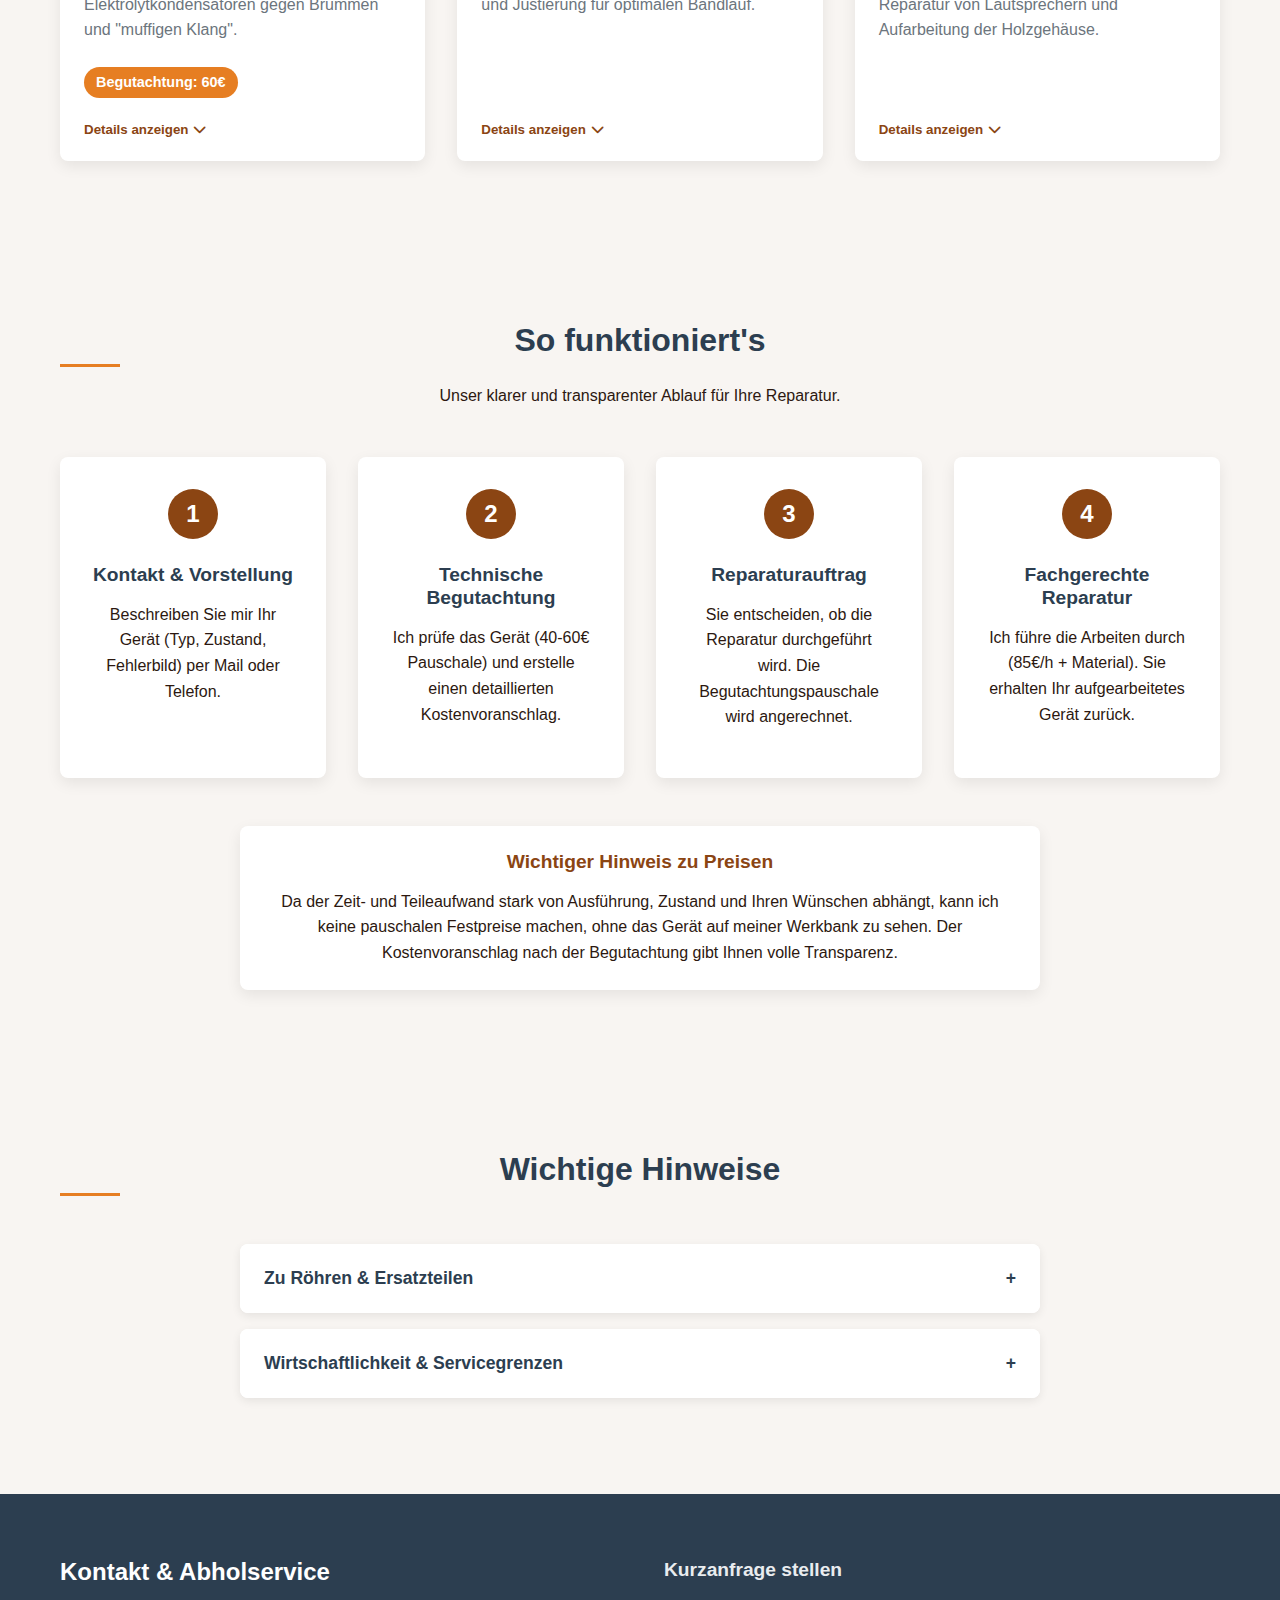
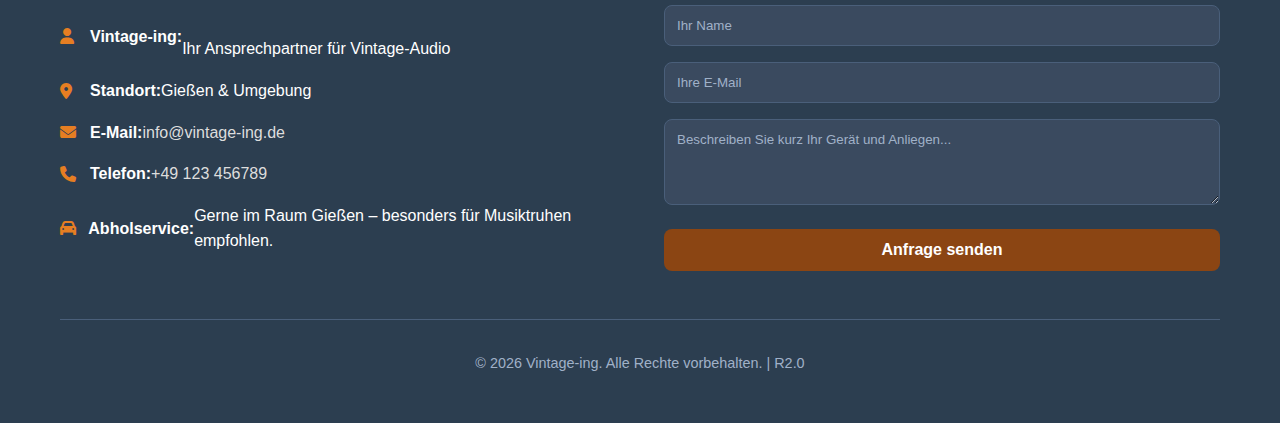
<file: amp-2.html>
<!DOCTYPE html>
<html lang="de">
<head>
    <meta charset="UTF-8">
    <meta name="viewport" content="width=device-width, initial-scale=1.0">
    <title>Vintage Röhren- & Transistorelektronik - Reparatur & Überholung | Vintage-ing</title>

    <!-- Simple Emoji Favicon -->
    <link rel="icon" href="data:image/svg+xml,<svg xmlns=%22http://www.w3.org/2000/svg%22 viewBox=%220 0 100 100%22><text y=%22.9em%22 font-size=%2290%22>📻</text></svg>">
    
    <link rel="stylesheet" href="https://cdnjs.cloudflare.com/ajax/libs/font-awesome/6.4.0/css/all.min.css">
    <style>
        /* ===== BASE STYLES ===== */
        :root {
            --primary: #8b4513;
            --primary-dark: #5d2c0c;
            --primary-light: #a0522d;
            --secondary: #2c3e50;
            --accent: #e67e22;
            --light: #f8f5f2;
            --dark: #2c1810;
            --gray: #6c757d;
            --gray-light: #e9ecef;
            --success: #27ae60;
            --border-radius: 8px;
            --box-shadow: 0 5px 15px rgba(0, 0, 0, 0.08);
            --transition: all 0.3s ease;
        }

        * {
            margin: 0;
            padding: 0;
            box-sizing: border-box;
        }

        body {
            font-family: 'Segoe UI', Tahoma, Geneva, Verdana, sans-serif;
            line-height: 1.6;
            color: var(--dark);
            background-color: var(--light);
        }

        h1, h2, h3, h4 {
            color: var(--secondary);
            margin-bottom: 1rem;
            line-height: 1.2;
        }

        h1 {
            font-size: 2.5rem;
        }

        h2 {
            font-size: 2rem;
            position: relative;
            padding-bottom: 0.5rem;
        }

        h2:after {
            content: '';
            position: absolute;
            bottom: 0;
            left: 0;
            width: 60px;
            height: 3px;
            background-color: var(--accent);
        }

        h3 {
            font-size: 1.5rem;
        }

        h4 {
            font-size: 1.2rem;
        }

        p {
            margin-bottom: 1rem;
        }

        a {
            color: var(--primary);
            text-decoration: none;
            transition: var(--transition);
        }

        a:hover {
            color: var(--primary-dark);
        }

        .container {
            width: 100%;
            max-width: 1200px;
            margin: 0 auto;
            padding: 0 20px;
        }

        section {
            padding: 5rem 0;
        }

        .text-center {
            text-align: center;
        }

        .text-center h2:after {
            left: 50%;
            transform: translateX(-50%);
        }

        /* ===== BUTTONS ===== */
        .btn {
            display: inline-block;
            padding: 12px 28px;
            border-radius: var(--border-radius);
            font-weight: 600;
            cursor: pointer;
            transition: var(--transition);
            border: none;
            font-size: 1rem;
        }

        .btn-primary {
            background-color: var(--primary);
            color: white;
        }

        .btn-primary:hover {
            background-color: var(--primary-dark);
            color: white;
            transform: translateY(-3px);
            box-shadow: var(--box-shadow);
        }

        .btn-secondary {
            background-color: transparent;
            color: var(--primary);
            border: 2px solid var(--primary);
        }

        .btn-secondary:hover {
            background-color: rgba(139, 69, 19, 0.05);
            transform: translateY(-3px);
        }

        .btn-small {
            padding: 8px 16px;
            font-size: 0.9rem;
        }

        /* ===== HEADER & NAVIGATION ===== */
        header {
            background-color: white;
            box-shadow: 0 2px 10px rgba(0, 0, 0, 0.1);
            position: fixed;
            width: 100%;
            top: 0;
            z-index: 1000;
        }

        .header-container {
            display: flex;
            justify-content: space-between;
            align-items: center;
            padding: 1rem 20px;
        }

        .logo {
            font-size: 1.8rem;
            font-weight: 700;
            color: var(--primary);
            display: flex;
            align-items: center;
        }

        .logo i {
            margin-right: 10px;
            color: var(--accent);
        }

        .nav-links {
            display: flex;
            list-style: none;
        }

        .nav-links li {
            margin-left: 2rem;
        }

        .nav-links a {
            font-weight: 600;
            color: var(--secondary);
        }

        .nav-links a:hover {
            color: var(--primary);
        }

        .mobile-menu-btn {
            display: none;
            background: none;
            border: none;
            font-size: 1.5rem;
            color: var(--primary);
            cursor: pointer;
        }

        /* ===== HERO SECTION ===== */
        .hero {
            padding-top: 8rem;
            background: linear-gradient(rgba(255, 255, 255, 0.9), rgba(255, 255, 255, 0.8)), url('https://images.unsplash.com/photo-1580519542036-c47de6196ba5?ixlib=rb-4.0.3&auto=format&fit=crop&w=1200&q=80') center/cover no-repeat;
            min-height: 80vh;
            display: flex;
            align-items: center;
        }

        .hero-content {
            max-width: 600px;
        }

        .hero h1 {
            font-size: 3rem;
            margin-bottom: 1.5rem;
            color: var(--dark);
        }

        .hero p {
            font-size: 1.2rem;
            margin-bottom: 2rem;
            color: var(--gray);
        }

        .hero-buttons {
            display: flex;
            gap: 1rem;
            flex-wrap: wrap;
        }

        /* ===== SERVICES SECTION ===== */
        .services-grid {
            display: grid;
            grid-template-columns: repeat(auto-fill, minmax(280px, 1fr));
            gap: 2rem;
            margin-top: 3rem;
        }

        .service-card {
            background-color: white;
            border-radius: var(--border-radius);
            overflow: hidden;
            box-shadow: var(--box-shadow);
            transition: var(--transition);
            height: 100%;
            display: flex;
            flex-direction: column;
        }

        .service-card:hover {
            transform: translateY(-10px);
            box-shadow: 0 15px 30px rgba(0, 0, 0, 0.15);
        }

        .card-header {
            padding: 1.5rem 1.5rem 0;
        }

        .card-icon {
            font-size: 2.5rem;
            margin-bottom: 1rem;
            color: var(--primary);
        }

        .card-content {
            padding: 0 1.5rem 1.5rem;
            flex-grow: 1;
        }

        .card-content p {
            color: var(--gray);
        }

        .card-footer {
            padding: 0 1.5rem 1.5rem;
        }

        .toggle-details {
            background: none;
            border: none;
            color: var(--primary);
            font-weight: 600;
            cursor: pointer;
            display: flex;
            align-items: center;
            gap: 5px;
            padding: 0;
            transition: var(--transition);
        }

        .toggle-details:hover {
            color: var(--primary-dark);
        }

        .toggle-details i {
            transition: var(--transition);
        }

        .toggle-details.active i {
            transform: rotate(180deg);
        }

        .card-details {
            max-height: 0;
            overflow: hidden;
            transition: max-height 0.5s ease;
            padding: 0 1.5rem;
        }

        .card-details.open {
            max-height: 500px;
            padding-bottom: 1.5rem;
        }

        .details-content {
            background-color: var(--gray-light);
            padding: 1.5rem;
            border-radius: var(--border-radius);
            margin-top: 1rem;
        }

        .details-content ul {
            padding-left: 1.2rem;
            margin-bottom: 1rem;
        }

        .details-content li {
            margin-bottom: 0.5rem;
        }

        .price-tag {
            display: inline-block;
            background-color: var(--accent);
            color: white;
            padding: 4px 12px;
            border-radius: 20px;
            font-size: 0.9rem;
            font-weight: 600;
            margin-top: 0.5rem;
        }

        /* ===== PROCESS SECTION ===== */
        .process-steps {
            display: grid;
            grid-template-columns: repeat(auto-fit, minmax(240px, 1fr));
            gap: 2rem;
            margin-top: 3rem;
        }

        .step {
            background-color: white;
            padding: 2rem;
            border-radius: var(--border-radius);
            box-shadow: var(--box-shadow);
            text-align: center;
            position: relative;
            transition: var(--transition);
        }

        .step:hover {
            transform: translateY(-5px);
        }

        .step-number {
            display: inline-flex;
            align-items: center;
            justify-content: center;
            width: 50px;
            height: 50px;
            background-color: var(--primary);
            color: white;
            border-radius: 50%;
            font-size: 1.5rem;
            font-weight: 700;
            margin-bottom: 1.5rem;
        }

        .step h4 {
            margin-bottom: 1rem;
        }

        /* ===== NOTES ACCORDION ===== */
        .accordion {
            max-width: 800px;
            margin: 3rem auto 0;
        }

        .accordion-item {
            background-color: white;
            border-radius: var(--border-radius);
            margin-bottom: 1rem;
            overflow: hidden;
            box-shadow: 0 3px 10px rgba(0, 0, 0, 0.08);
        }

        .accordion-header {
            width: 100%;
            padding: 1.5rem;
            background-color: white;
            border: none;
            text-align: left;
            font-size: 1.1rem;
            font-weight: 600;
            color: var(--secondary);
            cursor: pointer;
            display: flex;
            justify-content: space-between;
            align-items: center;
            transition: var(--transition);
        }

        .accordion-header:hover {
            background-color: var(--gray-light);
        }

        .accordion-header.active {
            background-color: var(--primary);
            color: white;
        }

        .accordion-header.active .accordion-icon {
            transform: rotate(45deg);
        }

        .accordion-icon {
            transition: var(--transition);
        }

        .accordion-content {
            max-height: 0;
            overflow: hidden;
            transition: max-height 0.5s ease;
        }

        .accordion-content.open {
            max-height: 500px;
        }

        .accordion-body {
            padding: 1.5rem;
            border-top: 1px solid var(--gray-light);
        }

        /* ===== FOOTER ===== */
        footer {
            background-color: var(--secondary);
            color: white;
            padding: 4rem 0 2rem;
        }

        .footer-content {
            display: grid;
            grid-template-columns: repeat(auto-fit, minmax(300px, 1fr));
            gap: 3rem;
            margin-bottom: 3rem;
        }

        .footer-section h3 {
            color: white;
            margin-bottom: 1.5rem;
        }

        .footer-section h4 {
            color: var(--gray-light);
            margin-bottom: 1.5rem;
        }

        .contact-info p {
            margin-bottom: 1rem;
            display: flex;
            align-items: center;
        }

        .contact-info i {
            margin-right: 10px;
            color: var(--accent);
            width: 20px;
        }

        .footer-section a {
            color: #ddd;
        }

        .footer-section a:hover {
            color: white;
        }

        .contact-form input,
        .contact-form textarea {
            width: 100%;
            padding: 12px;
            margin-bottom: 1rem;
            border-radius: var(--border-radius);
            border: 1px solid #4a5f7a;
            background-color: #3a4a5f;
            color: white;
            font-family: inherit;
        }

        .contact-form input::placeholder,
        .contact-form textarea::placeholder {
            color: #a0b1c8;
        }

        .contact-form button {
            width: 100%;
        }

        .copyright {
            text-align: center;
            padding-top: 2rem;
            border-top: 1px solid #4a5f7a;
            color: #a0b1c8;
            font-size: 0.9rem;
        }

        /* ===== RESPONSIVE DESIGN ===== */
        @media (max-width: 992px) {
            h1 {
                font-size: 2.2rem;
            }
            
            h2 {
                font-size: 1.8rem;
            }
            
            .hero h1 {
                font-size: 2.5rem;
            }
        }

        @media (max-width: 768px) {
            .mobile-menu-btn {
                display: block;
            }
            
            .nav-links {
                position: fixed;
                top: 70px;
                left: 0;
                width: 100%;
                background-color: white;
                flex-direction: column;
                align-items: center;
                padding: 2rem 0;
                box-shadow: 0 10px 15px rgba(0, 0, 0, 0.1);
                transform: translateY(-100%);
                opacity: 0;
                transition: var(--transition);
                z-index: 999;
            }
            
            .nav-links.active {
                transform: translateY(0);
                opacity: 1;
            }
            
            .nav-links li {
                margin: 0 0 1.5rem 0;
            }
            
            .hero {
                padding-top: 7rem;
                min-height: 70vh;
            }
            
            .hero h1 {
                font-size: 2rem;
            }
            
            .hero-buttons {
                flex-direction: column;
                align-items: flex-start;
            }
            
            .hero-buttons .btn {
                width: 100%;
                text-align: center;
                margin-bottom: 0.5rem;
            }
            
            section {
                padding: 3rem 0;
            }
        }

        @media (max-width: 576px) {
            .container {
                padding: 0 15px;
            }
            
            h1 {
                font-size: 1.8rem;
            }
            
            h2 {
                font-size: 1.5rem;
            }
            
            .service-card, .step {
                padding: 1.5rem;
            }
            
            .footer-content {
                grid-template-columns: 1fr;
            }
        }
    </style>
</head>
<body>
    <!-- HEADER -->
    <header>
        <div class="header-container container">
            <a href="#" class="logo">
                <i class="fas fa-tools"></i> Vintage-ing
            </a>
            
            <button class="mobile-menu-btn" id="mobileMenuBtn">
                <i class="fas fa-bars"></i>
            </button>
            
            <ul class="nav-links" id="navLinks">
                <li><a href="#services">Services</a></li>
                <li><a href="#process">Ablauf</a></li>
                <li><a href="#notes">Hinweise</a></li>
                <li><a href="#contact">Kontakt</a></li>
            </ul>
        </div>
    </header>

    <!-- HERO SECTION -->
    <section class="hero">
        <div class="container">
            <div class="hero-content">
                <h1>Vintage Röhrengeräte<br>Reparatur & Überholung</h1>
                <p>Fachgerechte Reparatur und Aufarbeitung Ihrer Vintage-Audiogeräte. Röhrenradios, Plattenspieler, Verstärker, Kassettendecks und mehr. Professioneller Service aus Gießen.</p>
                <div class="hero-buttons">
                    <a href="#services" class="btn btn-primary">Unsere Services entdecken</a>
                    <a href="#contact" class="btn btn-secondary">Kontakt aufnehmen</a>
                </div>
            </div>
        </div>
    </section>

    <!-- SERVICES SECTION -->
    <section class="services" id="services">
        <div class="container">
            <h2 class="text-center">Unsere Services</h2>
            <p class="text-center" style="max-width: 800px; margin: 0 auto 1rem;">Wir reparieren und überholen Vintage-Audiogeräte fachgerecht. Klicken Sie auf "Details anzeigen" für weitere Informationen.</p>
            
            <div class="services-grid">
                <!-- Röhrenradios & Musiktruhen -->
                <div class="service-card">
                    <div class="card-header">
                        <div class="card-icon">
                            <i class="fas fa-radio"></i>
                        </div>
                        <h3>Röhrenradios & Musiktruhen</h3>
                    </div>
                    <div class="card-content">
                        <p>Professionelle Überholung und Reparatur Ihrer Röhrenradios und Musiktruhen. Inklusive Sicherheitsprüfung nach DGUV Vorschrift 3.</p>
                        <div class="price-tag">Begutachtung: 40€</div>
                    </div>
                    <div class="card-footer">
                        <button class="toggle-details" data-target="details1">
                            <span>Details anzeigen</span>
                            <i class="fas fa-chevron-down"></i>
                        </button>
                    </div>
                    <div class="card-details" id="details1">
                        <div class="details-content">
                            <h4>Standard-Überholung umfasst:</h4>
                            <ul>
                                <li>Ersatz von Netzschnur und Elektrolytkondensatoren</li>
                                <li>Reinigung innen und außen</li>
                                <li>Röhrenprüfung auf dem Röhrenprüfgerät</li>
                                <li>Ersatz defekter Röhren (gebraucht >75% oder neu/neuwertig)</li>
                                <li>Aufarbeitung von Holzgehäusen</li>
                                <li>Optionale Nassreinigung des Chassis</li>
                            </ul>
                            <p><strong>Zusatzservice:</strong> Aufrüstung "viMUXBOX" für Musiktruhen mit umschaltbaren Eingängen für MM-Plattenspieler, Bluetooth oder optischem Digital-Audioeingang.</p>
                            <p><strong>Preise:</strong> Technische Begutachtung inkl. Inbetriebnahme: 40€ pro Funktionseinheit (zzgl. 20€ für Musiktruhen). Stundensatz: 85€/h. Abholservice im Raum Gießen möglich.</p>
                        </div>
                    </div>
                </div>
                
                <!-- Plattenspieler -->
                <div class="service-card">
                    <div class="card-header">
                        <div class="card-icon">
                            <i class="fas fa-record-vinyl"></i>
                        </div>
                        <h3>Plattenspieler</h3>
                    </div>
                    <div class="card-content">
                        <p>Überholung und Reparatur Ihrer Vintage-Plattenspieler. Von PE Rex bis Dual Plattenwechsler – wir machen sie wieder betriebsbereit.</p>
                    </div>
                    <div class="card-footer">
                        <button class="toggle-details" data-target="details2">
                            <span>Details anzeigen</span>
                            <i class="fas fa-chevron-down"></i>
                        </button>
                    </div>
                    <div class="card-details" id="details2">
                        <div class="details-content">
                            <h4>Standard-Überholung umfasst:</h4>
                            <ul>
                                <li>Ersatz von Netzschnur bzw. -zuleitung</li>
                                <li>Ersatz defekter Bauteile (Motorkondensatoren, Widerstände, Entstörkondensatoren)</li>
                                <li>Reinigung des Chassis (innen trocken, außen nass)</li>
                                <li>Instandsetzung der Mechanik (Entfernen von verharztem Fett, neue Schmiermittel)</li>
                                <li>Erneuerung der Riemen</li>
                                <li>Montage neuer Nadeln oder alternativer Tonabnehmersysteme</li>
                            </ul>
                            <p><strong>Zusatzleistung:</strong> Passgenaue Zargen aus Bucheholzrahmen und Multiplexplatte für Plattenspieler aus Musiktruhen.</p>
                        </div>
                    </div>
                </div>
                
                <!-- Röhrenverstärker -->
                <div class="service-card">
                    <div class="card-header">
                        <div class="card-icon">
                            <i class="fas fa-volume-up"></i>
                        </div>
                        <h3>Röhrenverstärker</h3>
                    </div>
                    <div class="card-content">
                        <p>Fachgerechte Überholung Ihrer HiFi-Röhrenverstärker. Ersatz überalterter Bauteile, Röhrenprüfung und Reinigung für optimalen Klang.</p>
                        <div class="price-tag">Begutachtung: 40€</div>
                    </div>
                    <div class="card-footer">
                        <button class="toggle-details" data-target="details3">
                            <span>Details anzeigen</span>
                            <i class="fas fa-chevron-down"></i>
                        </button>
                    </div>
                    <div class="card-details" id="details3">
                        <div class="details-content">
                            <h4>Standard-Überholung umfasst:</h4>
                            <ul>
                                <li>Ersatz von Netzschnur und Elektrolytkondensatoren</li>
                                <li>Ersatz defekter Folienkondensatoren und Widerstände</li>
                                <li>Reinigung innen und außen</li>
                                <li>Röhrenprüfung und ggf. Austausch</li>
                                <li>Aufarbeitung der Gehäuse</li>
                                <li>Optionale Nassreinigung des Chassis</li>
                            </ul>
                            <p><strong>Preise:</strong> Technische Begutachtung inkl. Inbetriebnahme (wenn möglich): 40€. Stundensatz: 85€/h.</p>
                        </div>
                    </div>
                </div>
                
                <!-- Transistorverstärker -->
                <div class="service-card">
                    <div class="card-header">
                        <div class="card-icon">
                            <i class="fas fa-microchip"></i>
                        </div>
                        <h3>Transistorverstärker</h3>
                    </div>
                    <div class="card-content">
                        <p>Reparatur früher Halbleitergeräte bis in die 80er Jahre. Ersatz überalterter Elektrolytkondensatoren gegen Brummen und "muffigen Klang".</p>
                        <div class="price-tag">Begutachtung: 60€</div>
                    </div>
                    <div class="card-footer">
                        <button class="toggle-details" data-target="details4">
                            <span>Details anzeigen</span>
                            <i class="fas fa-chevron-down"></i>
                        </button>
                    </div>
                    <div class="card-details" id="details4">
                        <div class="details-content">
                            <h4>Leistungsumfang:</h4>
                            <ul>
                                <li>Ersatz überalterter Elektrolytkondensatoren</li>
                                <li>Fehlersuche und Reparatur</li>
                                <li>Austausch defekter Steckverbinder</li>
                                <li>Optimierung der Verdrahtung (z.B. Phono-Eingang)</li>
                            </ul>
                            <p><strong>Hinweis:</strong> Kein Service für Geräte ab ca. Mitte der 80er Jahre oder mit Mikroprozessorsteuerung. Verfügbarkeit von Schaltplänen ist Voraussetzung.</p>
                            <p><strong>Preise:</strong> Technische Begutachtung: 60€. Stundensatz: 85€/h.</p>
                        </div>
                    </div>
                </div>
                
                <!-- Kassettendecks -->
                <div class="service-card">
                    <div class="card-header">
                        <div class="card-icon">
                            <i class="fas fa-tape"></i>
                        </div>
                        <h3>Kassettendecks</h3>
                    </div>
                    <div class="card-content">
                        <p>Reparatur und Einstellung Ihrer Tape- und Kassettendecks. Riemenersatz, Reinigung und Justierung für optimalen Bandlauf.</p>
                    </div>
                    <div class="card-footer">
                        <button class="toggle-details" data-target="details5">
                            <span>Details anzeigen</span>
                            <i class="fas fa-chevron-down"></i>
                        </button>
                    </div>
                    <div class="card-details" id="details5">
                        <div class="details-content">
                            <h4>Leistungsumfang:</h4>
                            <ul>
                                <li>Ersatz defekter oder gelängter Riemen</li>
                                <li>Aufwändige Reinigung bei "teeriger" Riemenmasse</li>
                                <li>Austausch überalterter Elektrolytkondensatoren</li>
                                <li>Justierung des Laufwerks</li>
                                <li>Überprüfung von Gleichlauf und Tonkopforientierung mit Mess-Cassetten</li>
                                <li>Azimuth-Einstellung (mit Höhenverlust-Hinweis)</li>
                            </ul>
                            <p><strong>Hinweis:</strong> Voraussetzung ist, dass der Riemensatz noch erhältlich ist. Kein Service für 3-Motorenlaufwerke oder mikroprozessorgesteuerte Laufwerke.</p>
                        </div>
                    </div>
                </div>
                
                <!-- Lautsprecherboxen -->
                <div class="service-card">
                    <div class="card-header">
                        <div class="card-icon">
                            <i class="fas fa-speaker"></i>
                        </div>
                        <h3>Lautsprecherboxen</h3>
                    </div>
                    <div class="card-content">
                        <p>Überholung älterer Lautsprecherboxen. Ersatz überalterter Weichen-Elkos, Reparatur von Lautsprechern und Aufarbeitung der Holzgehäuse.</p>
                    </div>
                    <div class="card-footer">
                        <button class="toggle-details" data-target="details6">
                            <span>Details anzeigen</span>
                            <i class="fas fa-chevron-down"></i>
                        </button>
                    </div>
                    <div class="card-details" id="details6">
                        <div class="details-content">
                            <h4>Leistungsumfang:</h4>
                            <ul>
                                <li>Ersatz überalterter Elektrolytkondensatoren der Frequenzweiche</li>
                                <li>Ersatz defekter Bauteile (Spulen, Widerstände)</li>
                                <li>Ersatz defekter Lautsprecher durch andere Typen</li>
                                <li>Umbau von festen Kabeln zu Anschlussterminals</li>
                                <li>Aufarbeitung der Holzgehäuse</li>
                            </ul>
                            <p><strong>Hinweis:</strong> Kein Service für Aktivboxen.</p>
                        </div>
                    </div>
                </div>
            </div>
        </div>
    </section>

    <!-- PROCESS SECTION -->
    <section class="process-section" id="process" style="background-color: #f8f5f2;">
        <div class="container">
            <h2 class="text-center">So funktioniert's</h2>
            <p class="text-center" style="max-width: 800px; margin: 0 auto 2rem;">Unser klarer und transparenter Ablauf für Ihre Reparatur.</p>
            
            <div class="process-steps">
                <div class="step">
                    <div class="step-number">1</div>
                    <h4>Kontakt & Vorstellung</h4>
                    <p>Beschreiben Sie mir Ihr Gerät (Typ, Zustand, Fehlerbild) per Mail oder Telefon.</p>
                </div>
                <div class="step">
                    <div class="step-number">2</div>
                    <h4>Technische Begutachtung</h4>
                    <p>Ich prüfe das Gerät (40-60€ Pauschale) und erstelle einen detaillierten Kostenvoranschlag.</p>
                </div>
                <div class="step">
                    <div class="step-number">3</div>
                    <h4>Reparaturauftrag</h4>
                    <p>Sie entscheiden, ob die Reparatur durchgeführt wird. Die Begutachtungspauschale wird angerechnet.</p>
                </div>
                <div class="step">
                    <div class="step-number">4</div>
                    <h4>Fachgerechte Reparatur</h4>
                    <p>Ich führe die Arbeiten durch (85€/h + Material). Sie erhalten Ihr aufgearbeitetes Gerät zurück.</p>
                </div>
            </div>
            
            <div style="max-width: 800px; margin: 3rem auto 0; padding: 1.5rem; background-color: white; border-radius: var(--border-radius); box-shadow: var(--box-shadow);">
                <h4 class="text-center" style="color: var(--primary);">Wichtiger Hinweis zu Preisen</h4>
                <p class="text-center" style="margin-bottom: 0;">Da der Zeit- und Teileaufwand stark von Ausführung, Zustand und Ihren Wünschen abhängt, kann ich keine pauschalen Festpreise machen, ohne das Gerät auf meiner Werkbank zu sehen. Der Kostenvoranschlag nach der Begutachtung gibt Ihnen volle Transparenz.</p>
            </div>
        </div>
    </section>

    <!-- NOTES ACCORDION -->
    <section class="notes" id="notes">
        <div class="container">
            <h2 class="text-center">Wichtige Hinweise</h2>
            
            <div class="accordion">
                <div class="accordion-item">
                    <button class="accordion-header">
                        <span>Zu Röhren & Ersatzteilen</span>
                        <span class="accordion-icon">+</span>
                    </button>
                    <div class="accordion-content">
                        <div class="accordion-body">
                            <p><strong>„Neuwertig“ vs. „Neu“:</strong> Ungebrauchte Röhren aus altem Lagerbestand (teilweise ohne Einzelverpackung) bezeichne ich als "neuwertig". Aktuell produzierte, RoHS-konforme Röhren (dürfen auch in Geräten ab Baujahr 2006 verwendet werden) bezeichne ich als "neu". Für wenig genutzte Radios können auch günstigere gebrauchte Röhren mit Prüfwerten über 75% verwendet werden.</p>
                            <p><strong>Beigestellte Bauteile:</strong> Wenn Sie mir Bauteile beistellen möchten, fallen diese nicht unter meine Gewährleistung. Beigestellte Röhren messe ich immer auf meinem Röhrenprüfgerät nach (2€ pro Röhrensystem).</p>
                            <p><strong>Röhrenpreise:</strong> Alle Röhrenpreise sind Tagespreise.</p>
                        </div>
                    </div>
                </div>
                
                <div class="accordion-item">
                    <button class="accordion-header">
                        <span>Wirtschaftlichkeit & Servicegrenzen</span>
                        <span class="accordion-icon">+</span>
                    </button>
                    <div class="accordion-content">
                        <div class="accordion-body">
                            <p><strong>Wirtschaftlichkeit:</strong> Ob eine Reparatur wirtschaftlich ist, entscheiden alleine Sie. Ich berechne Reparaturen immer unabhängig nach Material- und Arbeitsaufwand (auch bei hochpreisigen "gehypten" Geräten).</p>
                            <p><strong>Servicegrenzen:</strong> Ich biete keinen Service an für:</p>
                            <ul>
                                <li>Geräte mit Mikroprozessorsteuerung (ab ca. Mitte der 80er Jahre)</li>
                                <li>3-Motoren-Tapedecks</li>
                                <li>Aktivboxen</li>
                                <li>Geräte ohne verfügbare Schaltpläne oder Ersatzteile</li>
                                <li>Einmessen auf bestimmte Bandsorten bei Kassettendecks</li>
                            </ul>
                        </div>
                    </div>
                </div>
            </div>
        </div>
    </section>

        <!-- FOOTER -->
    <footer id="contact">
        <div class="container">
            <div class="footer-content">
                <div class="footer-section">
                    <h3>Kontakt & Abholservice</h3>
                    <div class="contact-info">
                        <p><i class="fas fa-user"></i> <strong>Vintage-ing: </strong><br>Ihr Ansprechpartner für Vintage-Audio</p>
                        <p><i class="fas fa-map-marker-alt"></i> <strong>Standort: </strong> Gießen & Umgebung</p>
                        <p><i class="fas fa-envelope"></i> <strong>E-Mail: </strong> <a href="mailto:info@vintage-ing.de">info@vintage-ing.de</a></p>
                        <p><i class="fas fa-phone"></i> <strong>Telefon: </strong> <a href="tel:+49123456789">+49 123 456789</a></p>
                        <p><i class="fas fa-car"></i> <strong>Abholservice: </strong> Gerne im Raum Gießen – besonders für Musiktruhen empfohlen.</p>
                    </div>
                </div>
                
                <div class="footer-section">
                    <h4>Kurzanfrage stellen</h4>
                    <form class="contact-form" id="contactForm">
                        <input type="text" placeholder="Ihr Name" required>
                        <input type="email" placeholder="Ihre E-Mail" required>
                        <textarea placeholder="Beschreiben Sie kurz Ihr Gerät und Anliegen..." rows="4" required></textarea>
                        <button type="submit" class="btn btn-primary">Anfrage senden</button>
                    </form>
                </div>
            </div>
            
            <div class="copyright">
                <p>© 2026 Vintage-ing. Alle Rechte vorbehalten. | R2.0</p>
            </div>
        </div>
    </footer>

    <script>
        // Mobile Menu Toggle
        const mobileMenuBtn = document.getElementById('mobileMenuBtn');
        const navLinks = document.getElementById('navLinks');
        
        mobileMenuBtn.addEventListener('click', () => {
            navLinks.classList.toggle('active');
            mobileMenuBtn.innerHTML = navLinks.classList.contains('active') 
                ? '<i class="fas fa-times"></i>' 
                : '<i class="fas fa-bars"></i>';
        });
        
        // Close mobile menu when clicking a link
        document.querySelectorAll('.nav-links a').forEach(link => {
            link.addEventListener('click', () => {
                navLinks.classList.remove('active');
                mobileMenuBtn.innerHTML = '<i class="fas fa-bars"></i>';
            });
        });
        
        // Toggle service details
        document.querySelectorAll('.toggle-details').forEach(button => {
            button.addEventListener('click', () => {
                const targetId = button.getAttribute('data-target');
                const details = document.getElementById(targetId);
                const icon = button.querySelector('i');
                
                // Toggle the details visibility
                details.classList.toggle('open');
                
                // Toggle button text and icon
                if (details.classList.contains('open')) {
                    button.querySelector('span').textContent = 'Details ausblenden';
                    icon.classList.remove('fa-chevron-down');
                    icon.classList.add('fa-chevron-up');
                    button.classList.add('active');
                } else {
                    button.querySelector('span').textContent = 'Details anzeigen';
                    icon.classList.remove('fa-chevron-up');
                    icon.classList.add('fa-chevron-down');
                    button.classList.remove('active');
                }
                
                // Close other open details if needed (optional)
                // document.querySelectorAll('.card-details.open').forEach(openDetail => {
                //     if (openDetail !== details) {
                //         openDetail.classList.remove('open');
                //         const otherButton = document.querySelector(`[data-target="${openDetail.id}"]`);
                //         otherButton.querySelector('span').textContent = 'Details anzeigen';
                //         otherButton.querySelector('i').classList.remove('fa-chevron-up');
                //         otherButton.querySelector('i').classList.add('fa-chevron-down');
                //         otherButton.classList.remove('active');
                //     }
                // });
            });
        });
        
        // Accordion functionality
        document.querySelectorAll('.accordion-header').forEach(header => {
            header.addEventListener('click', () => {
                const accordionItem = header.parentElement;
                const accordionContent = accordionItem.querySelector('.accordion-content');
                const icon = header.querySelector('.accordion-icon');
                
                // Toggle active class on header
                header.classList.toggle('active');
                
                // Toggle content visibility
                accordionContent.classList.toggle('open');
                
                // Change icon
                if (header.classList.contains('active')) {
                    icon.textContent = '−';
                } else {
                    icon.textContent = '+';
                }
                
                // Close other open accordion items (optional)
                document.querySelectorAll('.accordion-header.active').forEach(otherHeader => {
                    if (otherHeader !== header) {
                        otherHeader.classList.remove('active');
                        const otherContent = otherHeader.parentElement.querySelector('.accordion-content');
                        otherContent.classList.remove('open');
                        otherHeader.querySelector('.accordion-icon').textContent = '+';
                    }
                });
            });
        });
        
        // Contact form submission
        const contactForm = document.getElementById('contactForm');
        if (contactForm) {
            contactForm.addEventListener('submit', function(e) {
                e.preventDefault();
                
                // Get form data
                const formData = new FormData(this);
                const name = this.querySelector('input[type="text"]').value;
                const email = this.querySelector('input[type="email"]').value;
                const message = this.querySelector('textarea').value;
                
                // In a real implementation, you would send this data to a server
                // For this example, we'll just show an alert
                alert(`Vielen Dank, ${name}! Ihre Anfrage wurde gesendet. Wir werden uns in Kürze unter ${email} bei Ihnen melden.`);
                
                // Reset form
                this.reset();
            });
        }
        
        // Smooth scrolling for anchor links
        document.querySelectorAll('a[href^="#"]').forEach(anchor => {
            anchor.addEventListener('click', function(e) {
                e.preventDefault();
                
                const targetId = this.getAttribute('href');
                if (targetId === '#') return;
                
                const targetElement = document.querySelector(targetId);
                if (targetElement) {
                    window.scrollTo({
                        top: targetElement.offsetTop - 80,
                        behavior: 'smooth'
                    });
                }
            });
        });
    </script>
</body>
</html>
</file>
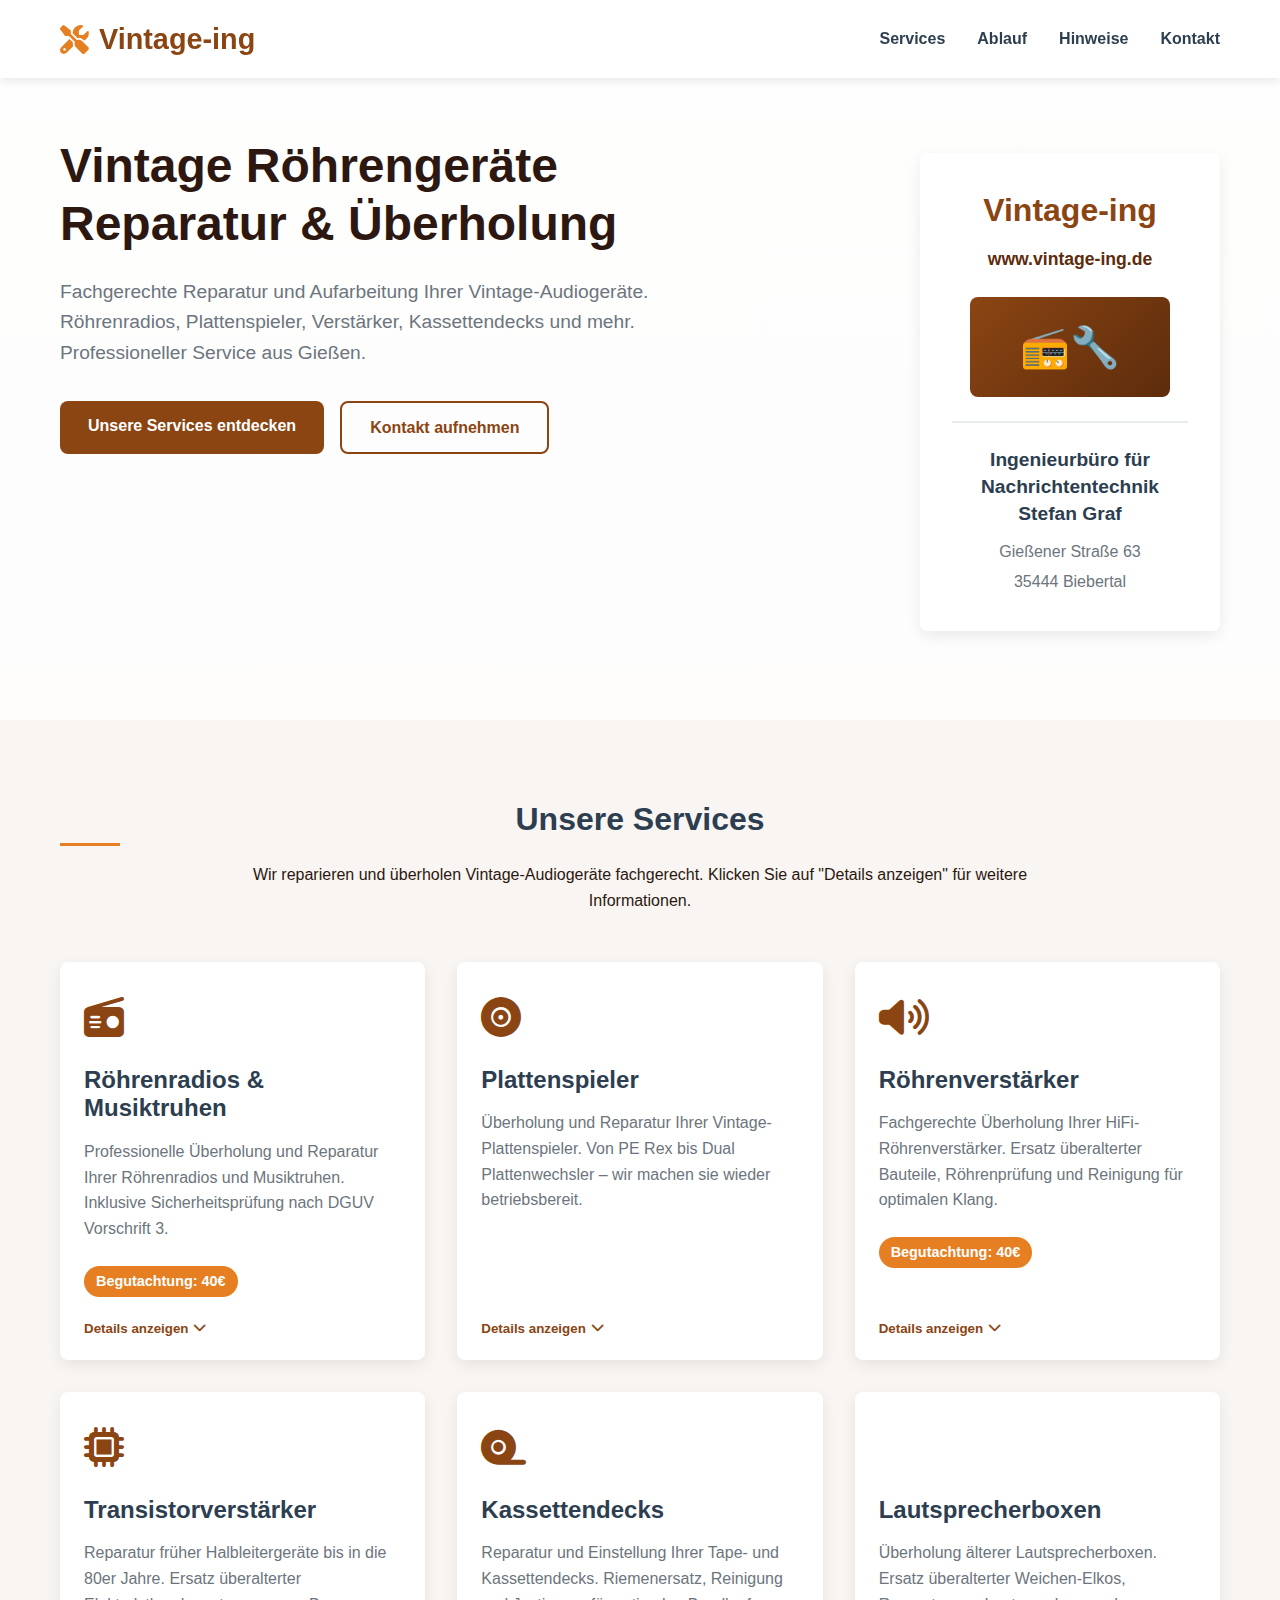
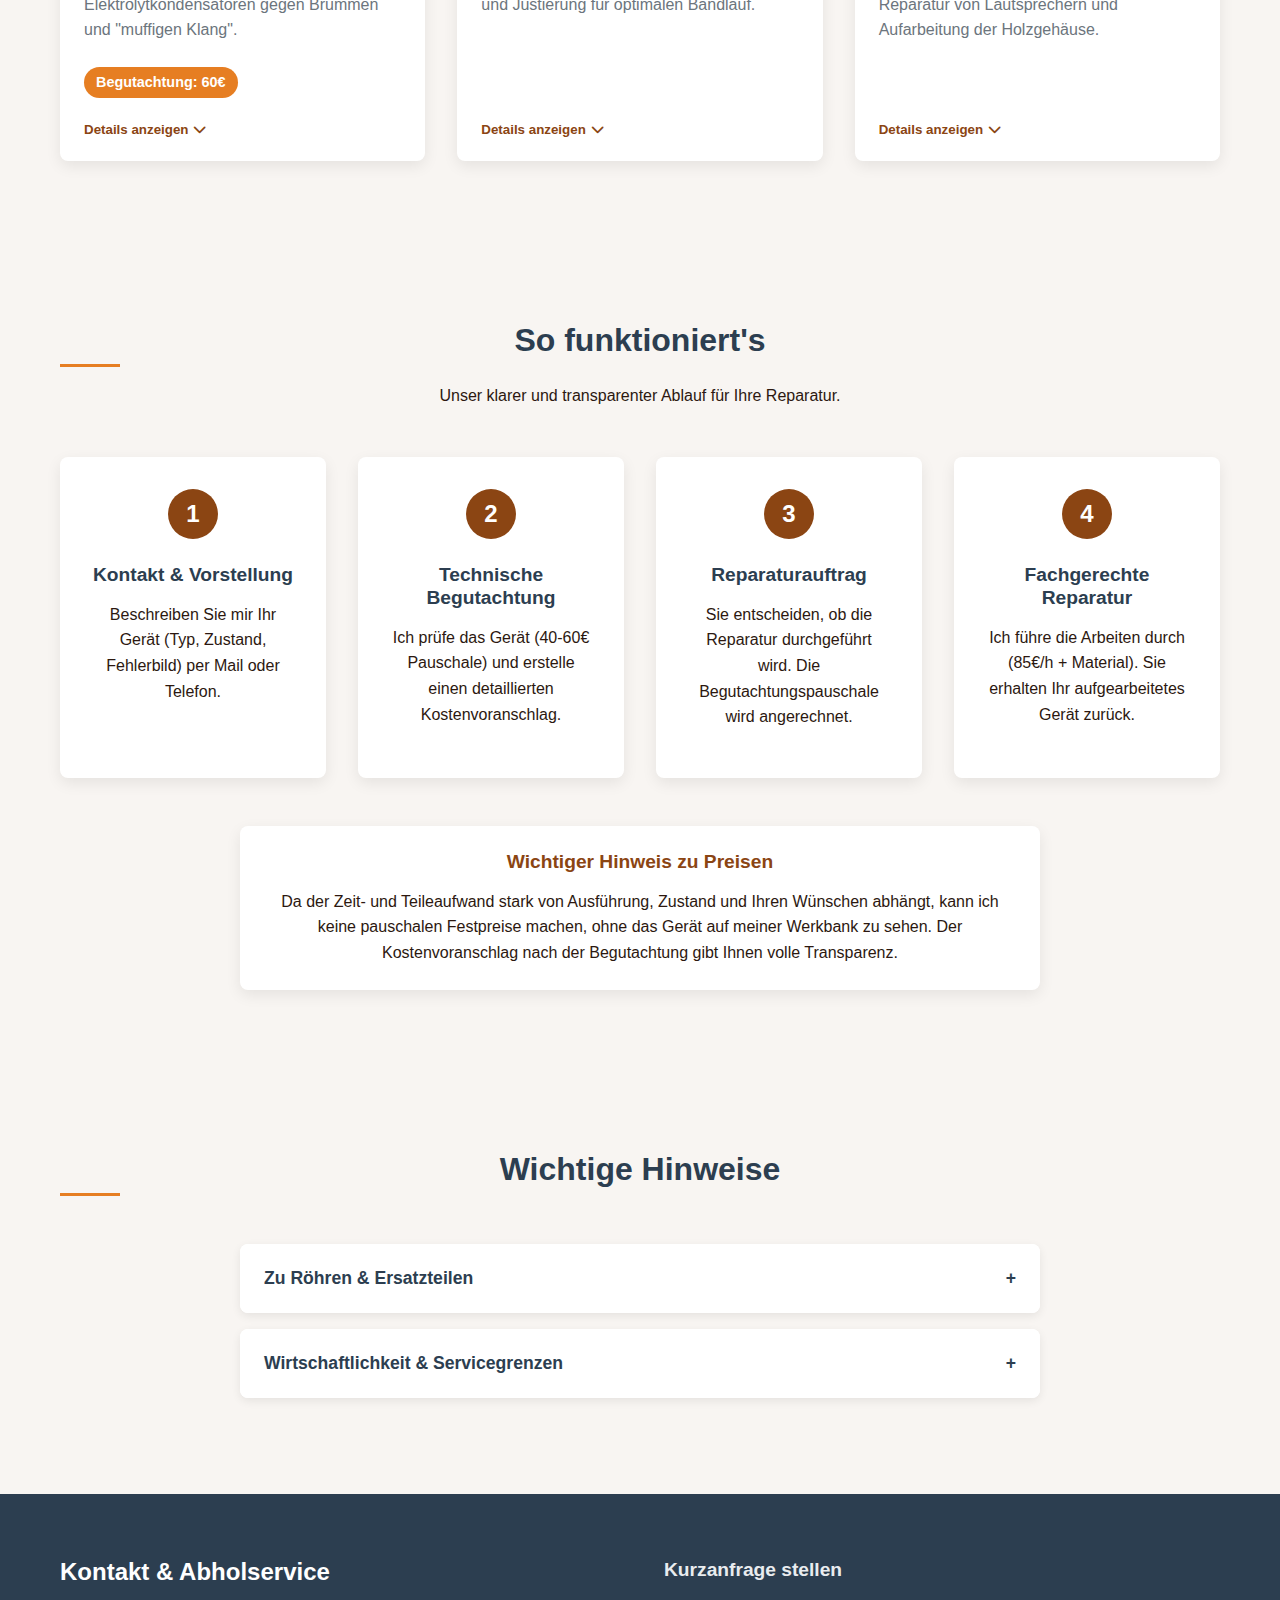
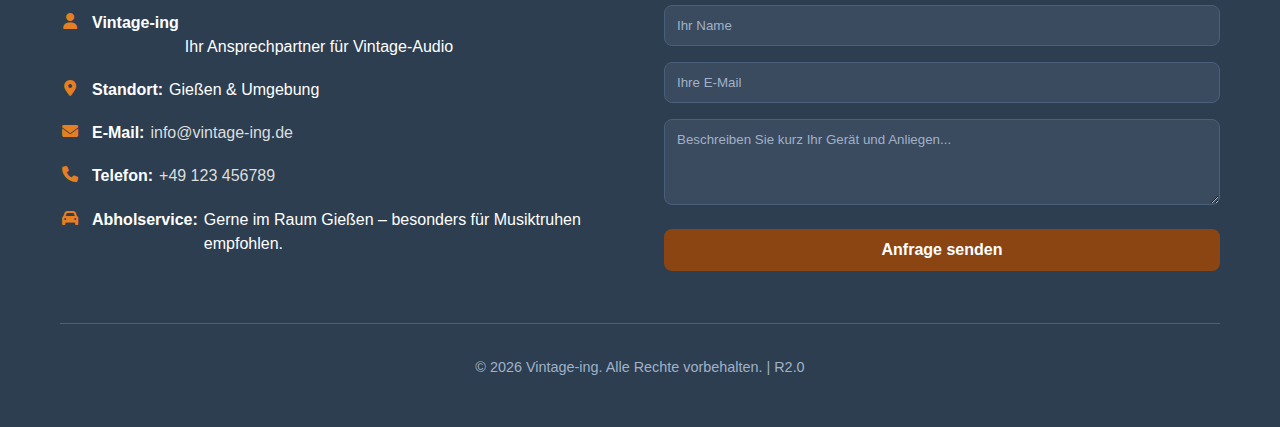
<file: amp.html>
<!DOCTYPE html>
<html lang="de">
<head>
    <meta charset="UTF-8">
    <meta name="viewport" content="width=device-width, initial-scale=1.0">
    <title>Vintage Röhren- & Transistorelektronik - Reparatur & Überholung | Vintage-ing</title>
    
    <!-- Favicon -->
    <link rel="icon" href="data:image/svg+xml,<svg xmlns=%22http://www.w3.org/2000/svg%22 viewBox=%220 0 100 100%22><text y=%22.9em%22 font-size=%2290%22>📻</text></svg>">
    
    <!-- Font Awesome -->
    <link rel="stylesheet" href="https://cdnjs.cloudflare.com/ajax/libs/font-awesome/6.4.0/css/all.min.css">
    
    <style>
        /* ===== BASE STYLES ===== */
        :root {
            --primary: #8b4513;
            --primary-dark: #5d2c0c;
            --primary-light: #a0522d;
            --secondary: #2c3e50;
            --accent: #e67e22;
            --light: #f8f5f2;
            --dark: #2c1810;
            --gray: #6c757d;
            --gray-light: #e9ecef;
            --success: #27ae60;
            --border-radius: 8px;
            --box-shadow: 0 5px 15px rgba(0, 0, 0, 0.08);
            --transition: all 0.3s ease;
        }

        * {
            margin: 0;
            padding: 0;
            box-sizing: border-box;
        }

        body {
            font-family: 'Segoe UI', Tahoma, Geneva, Verdana, sans-serif;
            line-height: 1.6;
            color: var(--dark);
            background-color: var(--light);
        }

        h1, h2, h3, h4 {
            color: var(--secondary);
            margin-bottom: 1rem;
            line-height: 1.2;
        }

        h1 {
            font-size: 2.5rem;
        }

        h2 {
            font-size: 2rem;
            position: relative;
            padding-bottom: 0.5rem;
        }

        h2:after {
            content: '';
            position: absolute;
            bottom: 0;
            left: 0;
            width: 60px;
            height: 3px;
            background-color: var(--accent);
        }

        h3 {
            font-size: 1.5rem;
        }

        h4 {
            font-size: 1.2rem;
        }

        p {
            margin-bottom: 1rem;
        }

        a {
            color: var(--primary);
            text-decoration: none;
            transition: var(--transition);
        }

        a:hover {
            color: var(--primary-dark);
        }

        .container {
            width: 100%;
            max-width: 1200px;
            margin: 0 auto;
            padding: 0 20px;
        }

        section {
            padding: 5rem 0;
        }

        .text-center {
            text-align: center;
        }

        .text-center h2:after {
            left: 50%;
            transform: translateX(-50%);
        }

        /* ===== BUTTONS ===== */
        .btn {
            display: inline-block;
            padding: 12px 28px;
            border-radius: var(--border-radius);
            font-weight: 600;
            cursor: pointer;
            transition: var(--transition);
            border: none;
            font-size: 1rem;
        }

        .btn-primary {
            background-color: var(--primary);
            color: white;
        }

        .btn-primary:hover {
            background-color: var(--primary-dark);
            color: white;
            transform: translateY(-3px);
            box-shadow: var(--box-shadow);
        }

        .btn-secondary {
            background-color: transparent;
            color: var(--primary);
            border: 2px solid var(--primary);
        }

        .btn-secondary:hover {
            background-color: rgba(139, 69, 19, 0.05);
            transform: translateY(-3px);
        }

        .btn-small {
            padding: 8px 16px;
            font-size: 0.9rem;
        }

        /* ===== HEADER & NAVIGATION ===== */
        header {
            background-color: white;
            box-shadow: 0 2px 10px rgba(0, 0, 0, 0.1);
            position: fixed;
            width: 100%;
            top: 0;
            z-index: 1000;
        }

        .header-container {
            display: flex;
            justify-content: space-between;
            align-items: center;
            padding: 1rem 20px;
        }

        .logo {
            font-size: 1.8rem;
            font-weight: 700;
            color: var(--primary);
            display: flex;
            align-items: center;
        }

        .logo i {
            margin-right: 10px;
            color: var(--accent);
        }

        .nav-links {
            display: flex;
            list-style: none;
        }

        .nav-links li {
            margin-left: 2rem;
        }

        .nav-links a {
            font-weight: 600;
            color: var(--secondary);
        }

        .nav-links a:hover {
            color: var(--primary);
        }

        .mobile-menu-btn {
            display: none;
            background: none;
            border: none;
            font-size: 1.5rem;
            color: var(--primary);
            cursor: pointer;
        }

        /* ===== HERO SECTION WITH IMAGE & ADDRESS ON RIGHT ===== */
        .hero {
            padding-top: 8rem;
            background: linear-gradient(rgba(255, 255, 255, 0.9), rgba(255, 255, 255, 0.8)), url('https://images.unsplash.com/photo-1580519542036-c47de6196ba5?ixlib=rb-4.0.3&auto=format&fit=crop&w=1200&q=80') center/cover no-repeat;
            min-height: 80vh;
            display: flex;
            align-items: center;
        }

        .hero-container {
            display: flex;
            justify-content: space-between;
            align-items: flex-start;
            gap: 4rem;
        }

        .hero-content {
            flex: 1;
            max-width: 600px;
        }

        .hero h1 {
            font-size: 3rem;
            margin-bottom: 1.5rem;
            color: var(--dark);
        }

        .hero p {
            font-size: 1.2rem;
            margin-bottom: 2rem;
            color: var(--gray);
        }

        .hero-buttons {
            display: flex;
            gap: 1rem;
            flex-wrap: wrap;
        }

        .hero-sidebar {
            flex: 0 0 300px;
            background: rgba(255, 255, 255, 0.95);
            padding: 2rem;
            border-radius: var(--border-radius);
            box-shadow: var(--box-shadow);
            margin-top: 1rem;
        }

        .logo-image {
            text-align: center;
            margin-bottom: 1.5rem;
        }

        .logo-image .logo-text {
            font-size: 2rem;
            font-weight: 700;
            color: var(--primary);
            margin-bottom: 0.5rem;
        }

        .logo-image .logo-url {
            font-size: 1.1rem;
            color: var(--primary-dark);
            font-weight: 600;
            margin-bottom: 1.5rem;
            display: block;
        }

        .address-box {
            text-align: center;
            padding-top: 1.5rem;
            border-top: 2px solid var(--gray-light);
        }

        .company-name {
            font-size: 1.2rem;
            font-weight: 600;
            color: var(--secondary);
            margin-bottom: 0.75rem;
            line-height: 1.4;
        }

        .address-details {
            color: var(--gray);
            line-height: 1.6;
        }

        .address-line {
            display: block;
            margin-bottom: 0.25rem;
        }

        /* ===== SERVICES SECTION ===== */
        .services-grid {
            display: grid;
            grid-template-columns: repeat(auto-fill, minmax(280px, 1fr));
            gap: 2rem;
            margin-top: 3rem;
        }

        .service-card {
            background-color: white;
            border-radius: var(--border-radius);
            overflow: hidden;
            box-shadow: var(--box-shadow);
            transition: var(--transition);
            height: 100%;
            display: flex;
            flex-direction: column;
        }

        .service-card:hover {
            transform: translateY(-10px);
            box-shadow: 0 15px 30px rgba(0, 0, 0, 0.15);
        }

        .card-header {
            padding: 1.5rem 1.5rem 0;
        }

        .card-icon {
            font-size: 2.5rem;
            margin-bottom: 1rem;
            color: var(--primary);
        }

        .card-content {
            padding: 0 1.5rem 1.5rem;
            flex-grow: 1;
        }

        .card-content p {
            color: var(--gray);
        }

        .card-footer {
            padding: 0 1.5rem 1.5rem;
        }

        .toggle-details {
            background: none;
            border: none;
            color: var(--primary);
            font-weight: 600;
            cursor: pointer;
            display: flex;
            align-items: center;
            gap: 5px;
            padding: 0;
            transition: var(--transition);
        }

        .toggle-details:hover {
            color: var(--primary-dark);
        }

        .toggle-details i {
            transition: var(--transition);
        }

        .toggle-details.active i {
            transform: rotate(180deg);
        }

        .card-details {
            max-height: 0;
            overflow: hidden;
            transition: max-height 0.5s ease;
            padding: 0 1.5rem;
        }

        .card-details.open {
            max-height: 500px;
            padding-bottom: 1.5rem;
        }

        .details-content {
            background-color: var(--gray-light);
            padding: 1.5rem;
            border-radius: var(--border-radius);
            margin-top: 1rem;
        }

        .details-content ul {
            padding-left: 1.2rem;
            margin-bottom: 1rem;
        }

        .details-content li {
            margin-bottom: 0.5rem;
        }

        .price-tag {
            display: inline-block;
            background-color: var(--accent);
            color: white;
            padding: 4px 12px;
            border-radius: 20px;
            font-size: 0.9rem;
            font-weight: 600;
            margin-top: 0.5rem;
        }

        /* ===== PROCESS SECTION ===== */
        .process-steps {
            display: grid;
            grid-template-columns: repeat(auto-fit, minmax(240px, 1fr));
            gap: 2rem;
            margin-top: 3rem;
        }

        .step {
            background-color: white;
            padding: 2rem;
            border-radius: var(--border-radius);
            box-shadow: var(--box-shadow);
            text-align: center;
            position: relative;
            transition: var(--transition);
        }

        .step:hover {
            transform: translateY(-5px);
        }

        .step-number {
            display: inline-flex;
            align-items: center;
            justify-content: center;
            width: 50px;
            height: 50px;
            background-color: var(--primary);
            color: white;
            border-radius: 50%;
            font-size: 1.5rem;
            font-weight: 700;
            margin-bottom: 1.5rem;
        }

        .step h4 {
            margin-bottom: 1rem;
        }

        /* ===== NOTES ACCORDION ===== */
        .accordion {
            max-width: 800px;
            margin: 3rem auto 0;
        }

        .accordion-item {
            background-color: white;
            border-radius: var(--border-radius);
            margin-bottom: 1rem;
            overflow: hidden;
            box-shadow: 0 3px 10px rgba(0, 0, 0, 0.08);
        }

        .accordion-header {
            width: 100%;
            padding: 1.5rem;
            background-color: white;
            border: none;
            text-align: left;
            font-size: 1.1rem;
            font-weight: 600;
            color: var(--secondary);
            cursor: pointer;
            display: flex;
            justify-content: space-between;
            align-items: center;
            transition: var(--transition);
        }

        .accordion-header:hover {
            background-color: var(--gray-light);
        }

        .accordion-header.active {
            background-color: var(--primary);
            color: white;
        }

        .accordion-header.active .accordion-icon {
            transform: rotate(45deg);
        }

        .accordion-icon {
            transition: var(--transition);
        }

        .accordion-content {
            max-height: 0;
            overflow: hidden;
            transition: max-height 0.5s ease;
        }

        .accordion-content.open {
            max-height: 500px;
        }

        .accordion-body {
            padding: 1.5rem;
            border-top: 1px solid var(--gray-light);
        }

        /* ===== FOOTER ===== */
        footer {
            background-color: var(--secondary);
            color: white;
            padding: 4rem 0 2rem;
        }

        .footer-content {
            display: grid;
            grid-template-columns: repeat(auto-fit, minmax(300px, 1fr));
            gap: 3rem;
            margin-bottom: 3rem;
        }

        .footer-section h3 {
            color: white;
            margin-bottom: 1.5rem;
        }

        .footer-section h4 {
            color: var(--gray-light);
            margin-bottom: 1.5rem;
        }

        /* FIXED CONTACT INFO STYLING */
        .contact-info {
            margin-top: 1rem;
        }

        .contact-info p {
            display: flex;
            align-items: flex-start;
            margin-bottom: 1.2rem;
            line-height: 1.5;
        }

        .contact-info i {
            margin-right: 12px;
            color: var(--accent);
            width: 20px;
            text-align: center;
            margin-top: 2px;
            flex-shrink: 0;
        }

        .contact-info strong {
            margin-right: 6px;
            flex-shrink: 0;
        }

        .contact-info a {
            color: #ddd;
            transition: var(--transition);
        }

        .contact-info a:hover {
            color: white;
            text-decoration: underline;
        }

        .contact-form input,
        .contact-form textarea {
            width: 100%;
            padding: 12px;
            margin-bottom: 1rem;
            border-radius: var(--border-radius);
            border: 1px solid #4a5f7a;
            background-color: #3a4a5f;
            color: white;
            font-family: inherit;
        }

        .contact-form input::placeholder,
        .contact-form textarea::placeholder {
            color: #a0b1c8;
        }

        .contact-form button {
            width: 100%;
        }

        .copyright {
            text-align: center;
            padding-top: 2rem;
            border-top: 1px solid #4a5f7a;
            color: #a0b1c8;
            font-size: 0.9rem;
        }

        /* ===== RESPONSIVE DESIGN ===== */
        @media (max-width: 992px) {
            h1 {
                font-size: 2.2rem;
            }
            
            h2 {
                font-size: 1.8rem;
            }
            
            .hero h1 {
                font-size: 2.5rem;
            }
            
            .hero-container {
                flex-direction: column;
                gap: 2rem;
            }
            
            .hero-sidebar {
                flex: 0 0 auto;
                width: 100%;
                max-width: 400px;
                margin: 0 auto;
            }
        }

        @media (max-width: 768px) {
            .mobile-menu-btn {
                display: block;
            }
            
            .nav-links {
                position: fixed;
                top: 70px;
                left: 0;
                width: 100%;
                background-color: white;
                flex-direction: column;
                align-items: center;
                padding: 2rem 0;
                box-shadow: 0 10px 15px rgba(0, 0, 0, 0.1);
                transform: translateY(-100%);
                opacity: 0;
                transition: var(--transition);
                z-index: 999;
            }
            
            .nav-links.active {
                transform: translateY(0);
                opacity: 1;
            }
            
            .nav-links li {
                margin: 0 0 1.5rem 0;
            }
            
            .hero {
                padding-top: 7rem;
                min-height: auto;
            }
            
            .hero h1 {
                font-size: 2rem;
            }
            
            .hero-buttons {
                flex-direction: column;
                align-items: flex-start;
            }
            
            .hero-buttons .btn {
                width: 100%;
                text-align: center;
                margin-bottom: 0.5rem;
            }
            
            section {
                padding: 3rem 0;
            }
        }

        @media (max-width: 576px) {
            .container {
                padding: 0 15px;
            }
            
            h1 {
                font-size: 1.8rem;
            }
            
            h2 {
                font-size: 1.5rem;
            }
            
            .service-card, .step {
                padding: 1.5rem;
            }
            
            .footer-content {
                grid-template-columns: 1fr;
            }
            
            .hero-sidebar {
                padding: 1.5rem;
            }
        }
    </style>
</head>
<body>
    <!-- HEADER -->
    <header>
        <div class="header-container container">
            <a href="#" class="logo">
                <i class="fas fa-tools"></i> Vintage-ing
            </a>
            
            <button class="mobile-menu-btn" id="mobileMenuBtn">
                <i class="fas fa-bars"></i>
            </button>
            
            <ul class="nav-links" id="navLinks">
                <li><a href="#services">Services</a></li>
                <li><a href="#process">Ablauf</a></li>
                <li><a href="#notes">Hinweise</a></li>
                <li><a href="#contact">Kontakt</a></li>
            </ul>
        </div>
    </header>

    <!-- HERO SECTION WITH IMAGE & ADDRESS ON RIGHT -->
    <section class="hero">
        <div class="container hero-container">
            <div class="hero-content">
                <h1>Vintage Röhrengeräte<br>Reparatur & Überholung</h1>
                <p>Fachgerechte Reparatur und Aufarbeitung Ihrer Vintage-Audiogeräte. Röhrenradios, Plattenspieler, Verstärker, Kassettendecks und mehr. Professioneller Service aus Gießen.</p>
                <div class="hero-buttons">
                    <a href="#services" class="btn btn-primary">Unsere Services entdecken</a>
                    <a href="#contact" class="btn btn-secondary">Kontakt aufnehmen</a>
                </div>
            </div>
            
            <!-- IMAGE AND ADDRESS ON THE RIGHT -->
            <div class="hero-sidebar">
                <div class="logo-image">
                    <div class="logo-text">Vintage-ing</div>
                    <a href="https://www.vintage-ing.de" class="logo-url">www.vintage-ing.de</a>
                    <!-- Placeholder for logo image -->
                    <div style="width: 200px; height: 100px; background: linear-gradient(135deg, var(--primary) 0%, var(--primary-dark) 100%); margin: 0 auto 1.5rem; border-radius: var(--border-radius); display: flex; align-items: center; justify-content: center;">
                        <div style="color: white; font-size: 2.5rem;">📻🔧</div>
                    </div>
                </div>
                
                <div class="address-box">
                    <div class="company-name">Ingenieurbüro für Nachrichtentechnik<br>Stefan Graf</div>
                    <div class="address-details">
                        <span class="address-line">Gießener Straße 63</span>
                        <span class="address-line">35444 Biebertal</span>
                    </div>
                </div>
            </div>
        </div>
    </section>

    <!-- SERVICES SECTION -->
    <section class="services" id="services">
        <div class="container">
            <h2 class="text-center">Unsere Services</h2>
            <p class="text-center" style="max-width: 800px; margin: 0 auto 1rem;">Wir reparieren und überholen Vintage-Audiogeräte fachgerecht. Klicken Sie auf "Details anzeigen" für weitere Informationen.</p>
            
            <div class="services-grid">
                <!-- Röhrenradios & Musiktruhen -->
                <div class="service-card">
                    <div class="card-header">
                        <div class="card-icon">
                            <i class="fas fa-radio"></i>
                        </div>
                        <h3>Röhrenradios & Musiktruhen</h3>
                    </div>
                    <div class="card-content">
                        <p>Professionelle Überholung und Reparatur Ihrer Röhrenradios und Musiktruhen. Inklusive Sicherheitsprüfung nach DGUV Vorschrift 3.</p>
                        <div class="price-tag">Begutachtung: 40€</div>
                    </div>
                    <div class="card-footer">
                        <button class="toggle-details" data-target="details1">
                            <span>Details anzeigen</span>
                            <i class="fas fa-chevron-down"></i>
                        </button>
                    </div>
                    <div class="card-details" id="details1">
                        <div class="details-content">
                            <h4>Standard-Überholung umfasst:</h4>
                            <ul>
                                <li>Ersatz von Netzschnur und Elektrolytkondensatoren</li>
                                <li>Reinigung innen und außen</li>
                                <li>Röhrenprüfung auf dem Röhrenprüfgerät</li>
                                <li>Ersatz defekter Röhren (gebraucht >75% oder neu/neuwertig)</li>
                                <li>Aufarbeitung von Holzgehäusen</li>
                                <li>Optionale Nassreinigung des Chassis</li>
                            </ul>
                            <p><strong>Zusatzservice:</strong> Aufrüstung "viMUXBOX" für Musiktruhen mit umschaltbaren Eingängen für MM-Plattenspieler, Bluetooth oder optischem Digital-Audioeingang.</p>
                            <p><strong>Preise:</strong> Technische Begutachtung inkl. Inbetriebnahme: 40€ pro Funktionseinheit (zzgl. 20€ für Musiktruhen). Stundensatz: 85€/h. Abholservice im Raum Gießen möglich.</p>
                        </div>
                    </div>
                </div>
                
                <!-- Plattenspieler -->
                <div class="service-card">
                    <div class="card-header">
                        <div class="card-icon">
                            <i class="fas fa-record-vinyl"></i>
                        </div>
                        <h3>Plattenspieler</h3>
                    </div>
                    <div class="card-content">
                        <p>Überholung und Reparatur Ihrer Vintage-Plattenspieler. Von PE Rex bis Dual Plattenwechsler – wir machen sie wieder betriebsbereit.</p>
                    </div>
                    <div class="card-footer">
                        <button class="toggle-details" data-target="details2">
                            <span>Details anzeigen</span>
                            <i class="fas fa-chevron-down"></i>
                        </button>
                    </div>
                    <div class="card-details" id="details2">
                        <div class="details-content">
                            <h4>Standard-Überholung umfasst:</h4>
                            <ul>
                                <li>Ersatz von Netzschnur bzw. -zuleitung</li>
                                <li>Ersatz defekter Bauteile (Motorkondensatoren, Widerstände, Entstörkondensatoren)</li>
                                <li>Reinigung des Chassis (innen trocken, außen nass)</li>
                                <li>Instandsetzung der Mechanik (Entfernen von verharztem Fett, neue Schmiermittel)</li>
                                <li>Erneuerung der Riemen</li>
                                <li>Montage neuer Nadeln oder alternativer Tonabnehmersysteme</li>
                            </ul>
                            <p><strong>Zusatzleistung:</strong> Passgenaue Zargen aus Bucheholzrahmen und Multiplexplatte für Plattenspieler aus Musiktruhen.</p>
                        </div>
                    </div>
                </div>
                
                <!-- Röhrenverstärker -->
                <div class="service-card">
                    <div class="card-header">
                        <div class="card-icon">
                            <i class="fas fa-volume-up"></i>
                        </div>
                        <h3>Röhrenverstärker</h3>
                    </div>
                    <div class="card-content">
                        <p>Fachgerechte Überholung Ihrer HiFi-Röhrenverstärker. Ersatz überalterter Bauteile, Röhrenprüfung und Reinigung für optimalen Klang.</p>
                        <div class="price-tag">Begutachtung: 40€</div>
                    </div>
                    <div class="card-footer">
                        <button class="toggle-details" data-target="details3">
                            <span>Details anzeigen</span>
                            <i class="fas fa-chevron-down"></i>
                        </button>
                    </div>
                    <div class="card-details" id="details3">
                        <div class="details-content">
                            <h4>Standard-Überholung umfasst:</h4>
                            <ul>
                                <li>Ersatz von Netzschnur und Elektrolytkondensatoren</li>
                                <li>Ersatz defekter Folienkondensatoren und Widerstände</li>
                                <li>Reinigung innen und außen</li>
                                <li>Röhrenprüfung und ggf. Austausch</li>
                                <li>Aufarbeitung der Gehäuse</li>
                                <li>Optionale Nassreinigung des Chassis</li>
                            </ul>
                            <p><strong>Preise:</strong> Technische Begutachtung inkl. Inbetriebnahme (wenn möglich): 40€. Stundensatz: 85€/h.</p>
                        </div>
                    </div>
                </div>
                
                <!-- Transistorverstärker -->
                <div class="service-card">
                    <div class="card-header">
                        <div class="card-icon">
                            <i class="fas fa-microchip"></i>
                        </div>
                        <h3>Transistorverstärker</h3>
                    </div>
                    <div class="card-content">
                        <p>Reparatur früher Halbleitergeräte bis in die 80er Jahre. Ersatz überalterter Elektrolytkondensatoren gegen Brummen und "muffigen Klang".</p>
                        <div class="price-tag">Begutachtung: 60€</div>
                    </div>
                    <div class="card-footer">
                        <button class="toggle-details" data-target="details4">
                            <span>Details anzeigen</span>
                            <i class="fas fa-chevron-down"></i>
                        </button>
                    </div>
                    <div class="card-details" id="details4">
                        <div class="details-content">
                            <h4>Leistungsumfang:</h4>
                            <ul>
                                <li>Ersatz überalterter Elektrolytkondensatoren</li>
                                <li>Fehlersuche und Reparatur</li>
                                <li>Austausch defekter Steckverbinder</li>
                                <li>Optimierung der Verdrahtung (z.B. Phono-Eingang)</li>
                            </ul>
                            <p><strong>Hinweis:</strong> Kein Service für Geräte ab ca. Mitte der 80er Jahre oder mit Mikroprozessorsteuerung. Verfügbarkeit von Schaltplänen ist Voraussetzung.</p>
                            <p><strong>Preise:</strong> Technische Begutachtung: 60€. Stundensatz: 85€/h.</p>
                        </div>
                    </div>
                </div>
                
                <!-- Kassettendecks -->
                <div class="service-card">
                    <div class="card-header">
                        <div class="card-icon">
                            <i class="fas fa-tape"></i>
                        </div>
                        <h3>Kassettendecks</h3>
                    </div>
                    <div class="card-content">
                        <p>Reparatur und Einstellung Ihrer Tape- und Kassettendecks. Riemenersatz, Reinigung und Justierung für optimalen Bandlauf.</p>
                    </div>
                    <div class="card-footer">
                        <button class="toggle-details" data-target="details5">
                            <span>Details anzeigen</span>
                            <i class="fas fa-chevron-down"></i>
                        </button>
                    </div>
                    <div class="card-details" id="details5">
                        <div class="details-content">
                            <h4>Leistungsumfang:</h4>
                            <ul>
                                <li>Ersatz defekter oder gelängter Riemen</li>
                                <li>Aufwändige Reinigung bei "teeriger" Riemenmasse</li>
                                <li>Austausch überalterter Elektrolytkondensatoren</li>
                                <li>Justierung des Laufwerks</li>
                                <li>Überprüfung von Gleichlauf und Tonkopforientierung mit Mess-Cassetten</li>
                                <li>Azimuth-Einstellung (mit Höhenverlust-Hinweis)</li>
                            </ul>
                            <p><strong>Hinweis:</strong> Voraussetzung ist, dass der Riemensatz noch erhältlich ist. Kein Service für 3-Motorenlaufwerke oder mikroprozessorgesteuerte Laufwerke.</p>
                        </div>
                    </div>
                </div>
                
                <!-- Lautsprecherboxen -->
                <div class="service-card">
                    <div class="card-header">
                        <div class="card-icon">
                            <i class="fas fa-speaker"></i>
                        </div>
                        <h3>Lautsprecherboxen</h3>
                    </div>
                    <div class="card-content">
                        <p>Überholung älterer Lautsprecherboxen. Ersatz überalterter Weichen-Elkos, Reparatur von Lautsprechern und Aufarbeitung der Holzgehäuse.</p>
                    </div>
                    <div class="card-footer">
                        <button class="toggle-details" data-target="details6">
                            <span>Details anzeigen</span>
                            <i class="fas fa-chevron-down"></i>
                        </button>
                    </div>
                    <div class="card-details" id="details6">
                        <div class="details-content">
                            <h4>Leistungsumfang:</h4>
                            <ul>
                                <li>Ersatz überalterter Elektrolytkondensatoren der Frequenzweiche</li>
                                <li>Ersatz defekter Bauteile (Spulen, Widerstände)</li>
                                <li>Ersatz defekter Lautsprecher durch andere Typen</li>
                                <li>Umbau von festen Kabeln zu Anschlussterminals</li>
                                <li>Aufarbeitung der Holzgehäuse</li>
                            </ul>
                            <p><strong>Hinweis:</strong> Kein Service für Aktivboxen.</p>
                        </div>
                    </div>
                </div>
            </div>
        </div>
    </section>

    <!-- PROCESS SECTION -->
    <section class="process-section" id="process" style="background-color: #f8f5f2;">
        <div class="container">
            <h2 class="text-center">So funktioniert's</h2>
            <p class="text-center" style="max-width: 800px; margin: 0 auto 2rem;">Unser klarer und transparenter Ablauf für Ihre Reparatur.</p>
            
            <div class="process-steps">
                <div class="step">
                    <div class="step-number">1</div>
                    <h4>Kontakt & Vorstellung</h4>
                    <p>Beschreiben Sie mir Ihr Gerät (Typ, Zustand, Fehlerbild) per Mail oder Telefon.</p>
                </div>
                <div class="step">
                    <div class="step-number">2</div>
                    <h4>Technische Begutachtung</h4>
                    <p>Ich prüfe das Gerät (40-60€ Pauschale) und erstelle einen detaillierten Kostenvoranschlag.</p>
                </div>
                <div class="step">
                    <div class="step-number">3</div>
                    <h4>Reparaturauftrag</h4>
                    <p>Sie entscheiden, ob die Reparatur durchgeführt wird. Die Begutachtungspauschale wird angerechnet.</p>
                </div>
                <div class="step">
                    <div class="step-number">4</div>
                    <h4>Fachgerechte Reparatur</h4>
                    <p>Ich führe die Arbeiten durch (85€/h + Material). Sie erhalten Ihr aufgearbeitetes Gerät zurück.</p>
                </div>
            </div>
            
            <div style="max-width: 800px; margin: 3rem auto 0; padding: 1.5rem; background-color: white; border-radius: var(--border-radius); box-shadow: var(--box-shadow);">
                <h4 class="text-center" style="color: var(--primary);">Wichtiger Hinweis zu Preisen</h4>
                <p class="text-center" style="margin-bottom: 0;">Da der Zeit- und Teileaufwand stark von Ausführung, Zustand und Ihren Wünschen abhängt, kann ich keine pauschalen Festpreise machen, ohne das Gerät auf meiner Werkbank zu sehen. Der Kostenvoranschlag nach der Begutachtung gibt Ihnen volle Transparenz.</p>
            </div>
        </div>
    </section>

    <!-- NOTES ACCORDION -->
    <section class="notes" id="notes">
        <div class="container">
            <h2 class="text-center">Wichtige Hinweise</h2>
            
            <div class="accordion">
                <div class="accordion-item">
                    <button class="accordion-header">
                        <span>Zu Röhren & Ersatzteilen</span>
                        <span class="accordion-icon">+</span>
                    </button>
                    <div class="accordion-content">
                        <div class="accordion-body">
                            <p><strong>„Neuwertig" vs. „Neu":</strong> Ungebrauchte Röhren aus altem Lagerbestand (teilweise ohne Einzelverpackung) bezeichne ich als "neuwertig". Aktuell produzierte, RoHS-konforme Röhren (dürfen auch in Geräten ab Baujahr 2006 verwendet werden) bezeichne ich als "neu". Für wenig genutzte Radios können auch günstigere gebrauchte Röhren mit Prüfwerten über 75% verwendet werden.</p>
                            <p><strong>Beigestellte Bauteile:</strong> Wenn Sie mir Bauteile beistellen möchten, fallen diese nicht unter meine Gewährleistung. Beigestellte Röhren messe ich immer auf meinem Röhrenprüfgerät nach (2€ pro Röhrensystem).</p>
                            <p><strong>Röhrenpreise:</strong> Alle Röhrenpreise sind Tagespreise.</p>
                        </div>
                    </div>
                </div>
                
                <div class="accordion-item">
                    <button class="accordion-header">
                        <span>Wirtschaftlichkeit & Servicegrenzen</span>
                        <span class="accordion-icon">+</span>
                    </button>
                    <div class="accordion-content">
                        <div class="accordion-body">
                            <p><strong>Wirtschaftlichkeit:</strong> Ob eine Reparatur wirtschaftlich ist, entscheiden alleine Sie. Ich berechne Reparaturen immer unabhängig nach Material- und Arbeitsaufwand (auch bei hochpreisigen "gehypten" Geräten).</p>
                            <p><strong>Servicegrenzen:</strong> Ich biete keinen Service an für:</p>
                            <ul>
                                <li>Geräte mit Mikroprozessorsteuerung (ab ca. Mitte der 80er Jahre)</li>
                                <li>3-Motoren-Tapedecks</li>
                                <li>Aktivboxen</li>
                                <li>Geräte ohne verfügbare Schaltpläne oder Ersatzteile</li>
                                <li>Einmessen auf bestimmte Bandsorten bei Kassettendecks</li>
                            </ul>
                        </div>
                    </div>
                </div>
            </div>
        </div>
    </section>

    <!-- FOOTER -->
    <footer id="contact">
        <div class="container">
            <div class="footer-content">
                <div class="footer-section">
                    <h3>Kontakt & Abholservice</h3>
                    <div class="contact-info">
                        <p><i class="fas fa-user"></i> <strong>Vintage-ing</strong><br>Ihr Ansprechpartner für Vintage-Audio</p>
                        <p><i class="fas fa-map-marker-alt"></i> <strong>Standort:</strong> Gießen & Umgebung</p>
                        <p><i class="fas fa-envelope"></i> <strong>E-Mail:</strong> <a href="mailto:info@vintage-ing.de">info@vintage-ing.de</a></p>
                        <p><i class="fas fa-phone"></i> <strong>Telefon:</strong> <a href="tel:+49123456789">+49 123 456789</a></p>
                        <p><i class="fas fa-car"></i> <strong>Abholservice:</strong> Gerne im Raum Gießen – besonders für Musiktruhen empfohlen.</p>
                    </div>
                </div>
                
                <div class="footer-section">
                    <h4>Kurzanfrage stellen</h4>
                    <form class="contact-form" id="contactForm">
                        <input type="text" placeholder="Ihr Name" required>
                        <input type="email" placeholder="Ihre E-Mail" required>
                        <textarea placeholder="Beschreiben Sie kurz Ihr Gerät und Anliegen..." rows="4" required></textarea>
                        <button type="submit" class="btn btn-primary">Anfrage senden</button>
                    </form>
                </div>
            </div>
            
            <div class="copyright">
                <p>© 2026 Vintage-ing. Alle Rechte vorbehalten. | R2.0</p>
            </div>
        </div>
    </footer>

    <script>
        // Mobile Menu Toggle
        const mobileMenuBtn = document.getElementById('mobileMenuBtn');
        const navLinks = document.getElementById('navLinks');
        
        mobileMenuBtn.addEventListener('click', () => {
            navLinks.classList.toggle('active');
            mobileMenuBtn.innerHTML = navLinks.classList.contains('active') 
                ? '<i class="fas fa-times"></i>' 
                : '<i class="fas fa-bars"></i>';
        });
        
        // Close mobile menu when clicking a link
        document.querySelectorAll('.nav-links a').forEach(link => {
            link.addEventListener('click', () => {
                navLinks.classList.remove('active');
                mobileMenuBtn.innerHTML = '<i class="fas fa-bars"></i>';
            });
        });
        
        // Toggle service details
        document.querySelectorAll('.toggle-details').forEach(button => {
            button.addEventListener('click', () => {
                const targetId = button.getAttribute('data-target');
                const details = document.getElementById(targetId);
                const icon = button.querySelector('i');
                
                // Toggle the details visibility
                details.classList.toggle('open');
                
                // Toggle button text and icon
                if (details.classList.contains('open')) {
                    button.querySelector('span').textContent = 'Details ausblenden';
                    icon.classList.remove('fa-chevron-down');
                    icon.classList.add('fa-chevron-up');
                    button.classList.add('active');
                } else {
                    button.querySelector('span').textContent = 'Details anzeigen';
                    icon.classList.remove('fa-chevron-up');
                    icon.classList.add('fa-chevron-down');
                    button.classList.remove('active');
                }
            });
        });
        
        // Accordion functionality
        document.querySelectorAll('.accordion-header').forEach(header => {
            header.addEventListener('click', () => {
                const accordionItem = header.parentElement;
                const accordionContent = accordionItem.querySelector('.accordion-content');
                const icon = header.querySelector('.accordion-icon');
                
                // Toggle active class on header
                header.classList.toggle('active');
                
                // Toggle content visibility
                accordionContent.classList.toggle('open');
                
                // Change icon
                if (header.classList.contains('active')) {
                    icon.textContent = '−';
                } else {
                    icon.textContent = '+';
                }
                
                // Close other open accordion items
                document.querySelectorAll('.accordion-header.active').forEach(otherHeader => {
                    if (otherHeader !== header) {
                        otherHeader.classList.remove('active');
                        const otherContent = otherHeader.parentElement.querySelector('.accordion-content');
                        otherContent.classList.remove('open');
                        otherHeader.querySelector('.accordion-icon').textContent = '+';
                    }
                });
            });
        });
        
        // Contact form submission
        const contactForm = document.getElementById('contactForm');
        if (contactForm) {
            contactForm.addEventListener('submit', function(e) {
                e.preventDefault();
                
                // Get form data
                const name = this.querySelector('input[type="text"]').value;
                const email = this.querySelector('input[type="email"]').value;
                
                // Show confirmation
                alert(`Vielen Dank, ${name}! Ihre Anfrage wurde gesendet. Wir werden uns in Kürze unter ${email} bei Ihnen melden.`);
                
                // Reset form
                this.reset();
            });
        }
        
        // Smooth scrolling for anchor links
        document.querySelectorAll('a[href^="#"]').forEach(anchor => {
            anchor.addEventListener('click', function(e) {
                e.preventDefault();
                
                const targetId = this.getAttribute('href');
                if (targetId === '#') return;
                
                const targetElement = document.querySelector(targetId);
                if (targetElement) {
                    window.scrollTo({
                        top: targetElement.offsetTop - 80,
                        behavior: 'smooth'
                    });
                }
            });
        });
    </script>
</body>
</html>
</file>
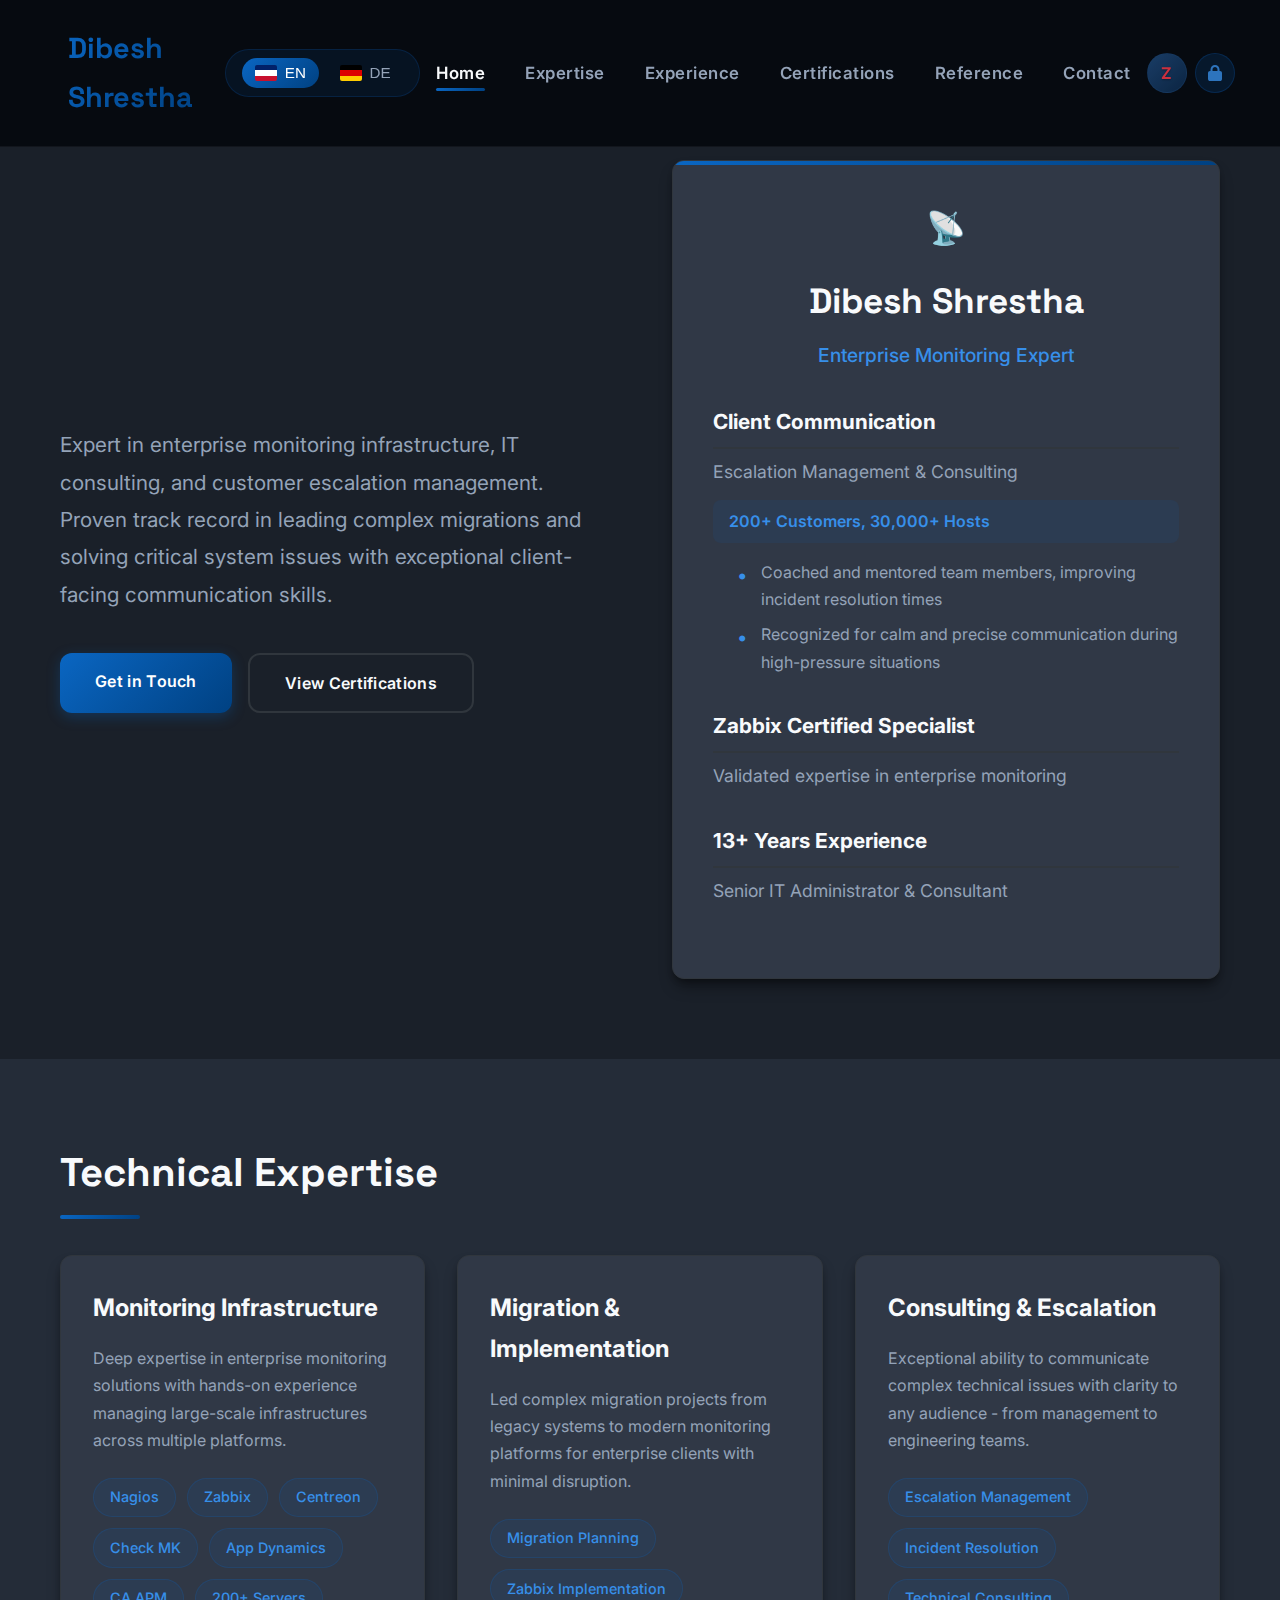
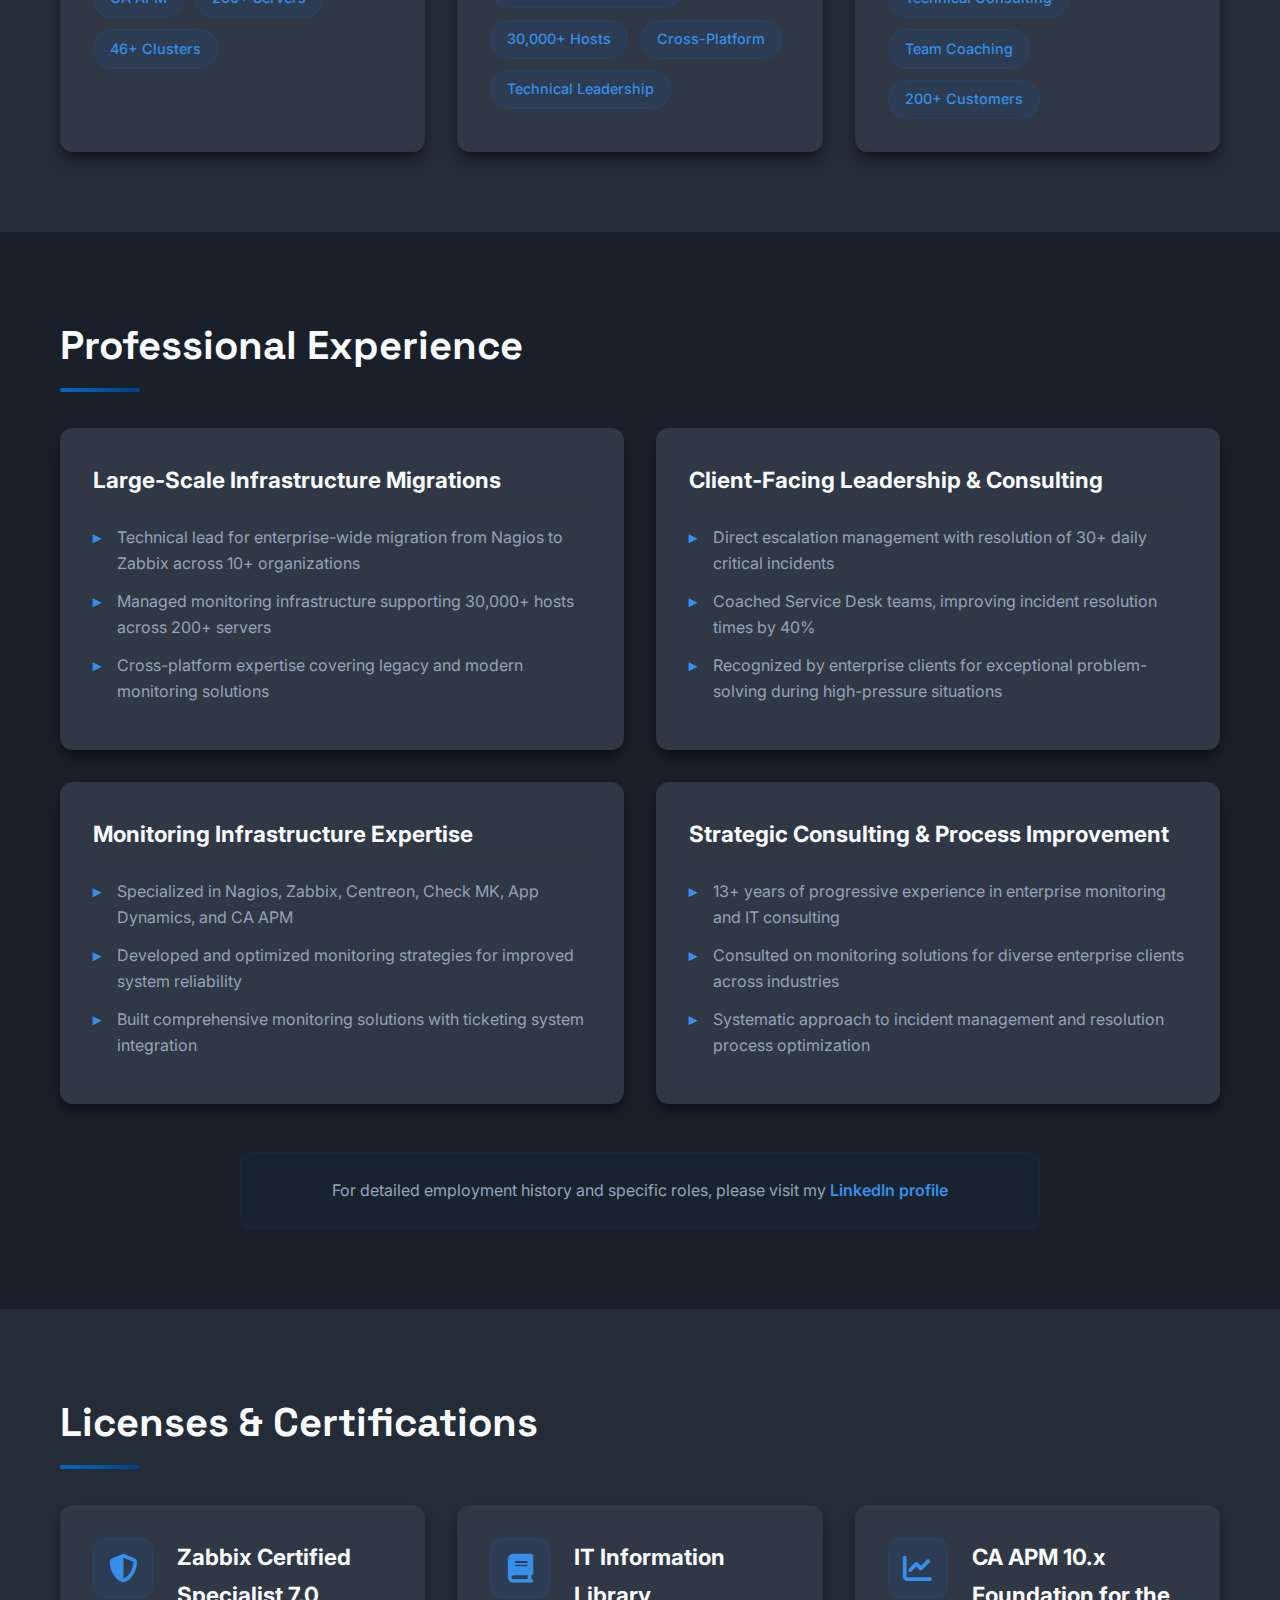
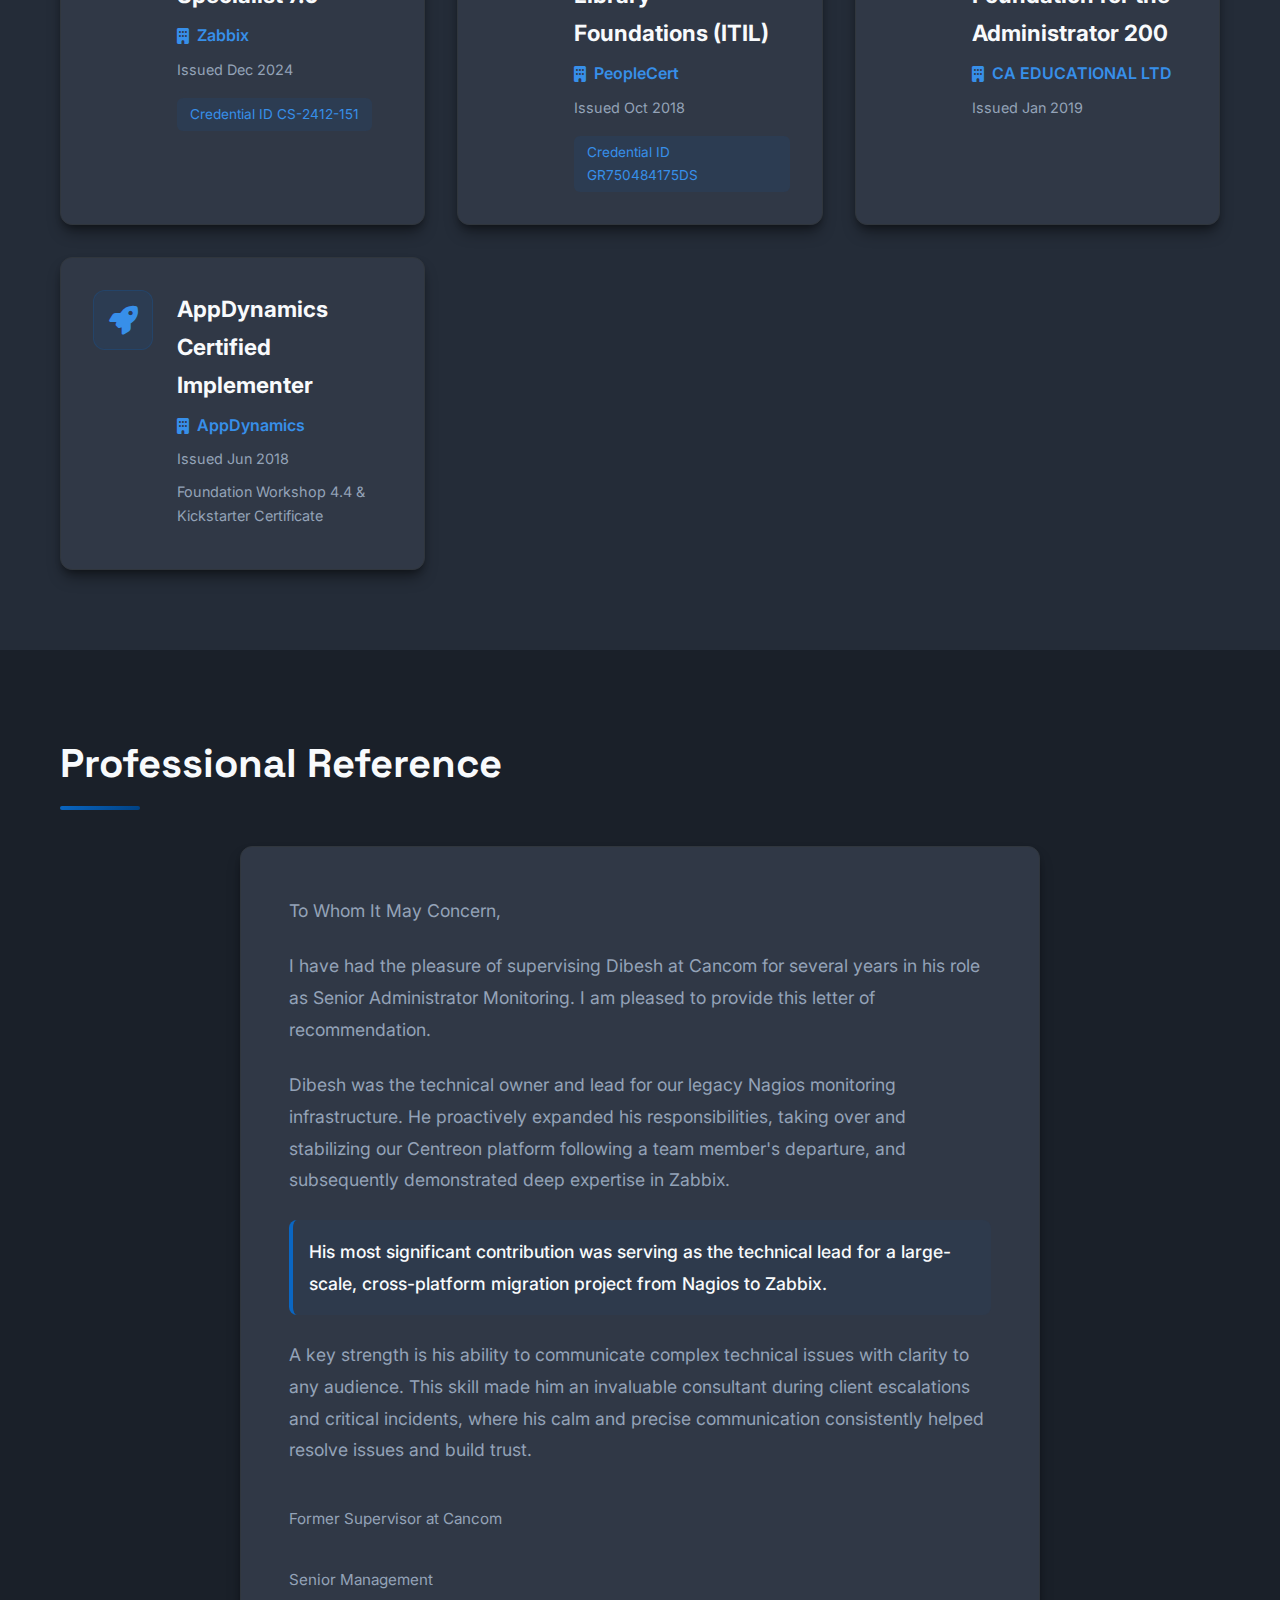
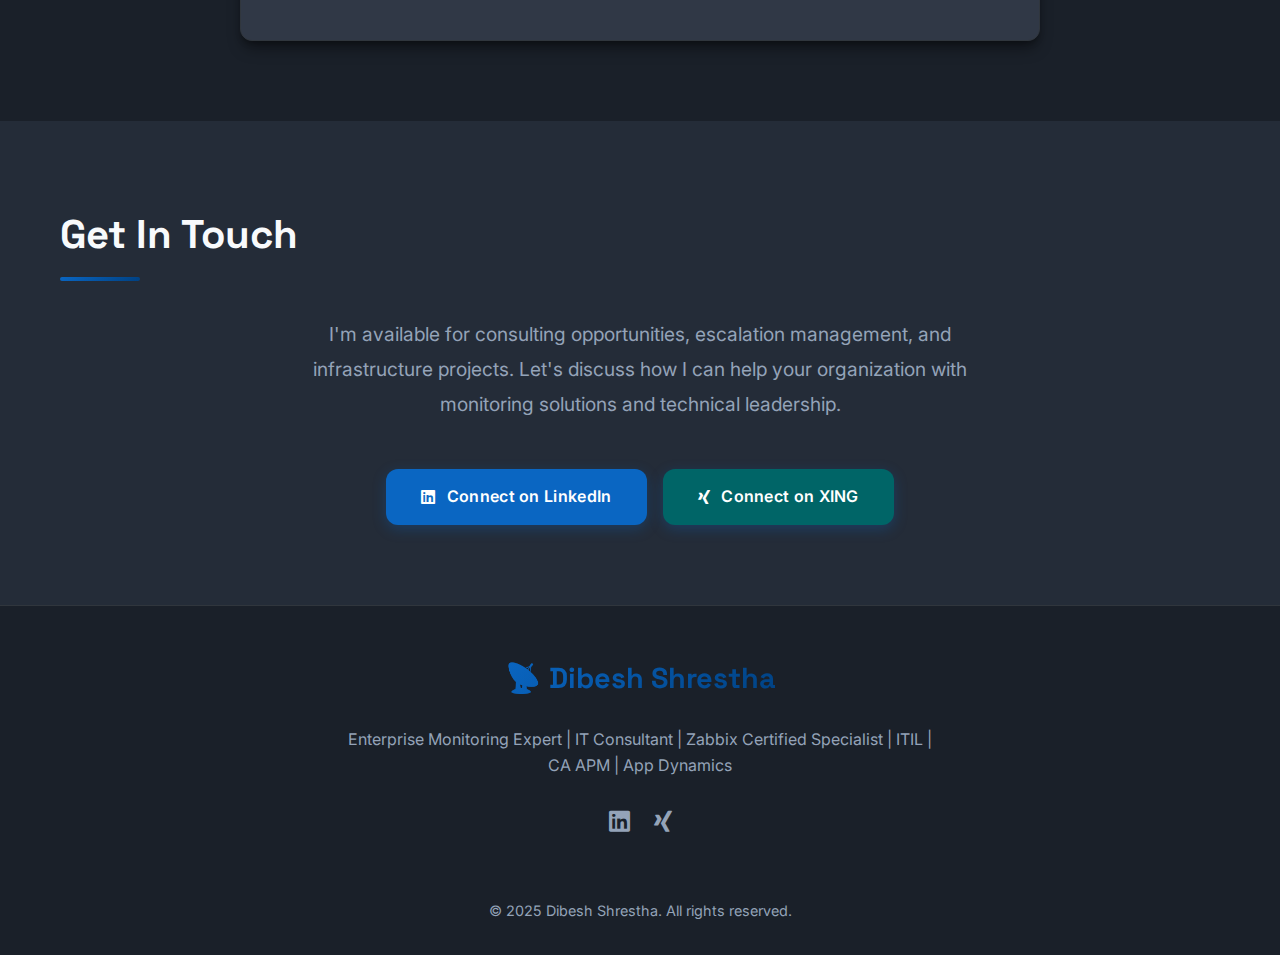
<file: index-bkp-all.html>
<!DOCTYPE html>
<html lang="en" id="htmlLang">
<head>
    <!-- ===== HEAD META & LINKS ===== -->
    <meta charset="UTF-8">
    <meta name="viewport" content="width=device-width, initial-scale=1.0">
    <title>Dibesh Shrestha | Enterprise Monitoring Expert & IT Consultant</title>
    <link rel="stylesheet" href="https://cdnjs.cloudflare.com/ajax/libs/font-awesome/6.4.0/css/all.min.css">
    <link rel="preconnect" href="https://fonts.googleapis.com">
    <link rel="preconnect" href="https://fonts.gstatic.com" crossorigin>
    <link href="https://fonts.googleapis.com/css2?family=Inter:wght@300;400;500;600;700&family=Space+Grotesk:wght@400;500;600;700&display=swap" rel="stylesheet">
    <!-- SATELLITE FAVICON -->
    <link rel="icon" href="data:image/svg+xml,<svg xmlns=%22http://www.w3.org/2000/svg%22 viewBox=%220 0 100 100%22><text y=%22.9em%22 font-size=%2290%22>📡</text></svg>">
    
    <!-- ===== MAIN CSS ===== -->
    <style>
        /* ===== CSS VARIABLES ===== */
        :root {
            --primary: #0A66C2;
            --primary-dark: #004182;
            --primary-light: #378FE9;
            --secondary: #94a3b8;
            --dark: #242c38;
            --darker: #1a2029;
            --section-bg: #242c38;
            --card-bg: #303846;
            --light: #f8fafc;
            --gray: #30363d;
            --gray-light: #161b22;
            --gray-dark: #8b949e;
            --success: #10b981;
            --border-radius: 12px;
            --shadow: 0 10px 15px -3px rgba(0, 0, 0, 0.4), 0 4px 6px -2px rgba(0, 0, 0, 0.3);
            --transition: all 0.3s cubic-bezier(0.4, 0, 0.2, 1);
            --gradient: linear-gradient(135deg, #0A66C2 0%, #004182 100%);
        }

        /* ===== RESET & BASE STYLES ===== */
        * {
            margin: 0;
            padding: 0;
            box-sizing: border-box;
        }

        body {
            font-family: 'Inter', sans-serif;
            line-height: 1.7;
            color: var(--light);
            background-color: var(--darker);
            overflow-x: hidden;
        }

        .container {
            max-width: 1200px;
            margin: 0 auto;
            padding: 0 20px;
        }

        /* ===== HEADER STYLES ===== */
        header {
            padding: 1.5rem 0;
            position: fixed;
            top: 0;
            left: 0;
            width: 100%;
            background-color: rgba(6, 9, 15, 0.97);
            backdrop-filter: blur(10px);
            z-index: 1000;
            border-bottom: 1px solid rgba(48, 54, 61, 0.3);
        }

        .header-content {
            gap: 1rem;
            display: flex;
            justify-content: space-between;
            align-items: center;
        }

        /* SATELLITE LOGO */
        .logo {
            font-family: 'Space Grotesk', sans-serif;
            font-weight: 700;
            font-size: 1.8rem;
            background: var(--gradient);
            -webkit-background-clip: text;
            -webkit-text-fill-color: transparent;
            background-clip: text;
            display: flex;
            align-items: center;
            gap: 0.5rem;
        }

        .header-left {
            display: flex;
            align-items: center;
            gap: 2rem;
        }

        .language-switcher {
            display: flex;
            align-items: center;
            gap: 0.5rem;
            background: rgba(10, 102, 194, 0.1);
            padding: 0.5rem 1rem;
            border-radius: 30px;
            border: 1px solid rgba(10, 102, 194, 0.2);
        }

        .language-btn {
            background: transparent;
            border: none;
            cursor: pointer;
            padding: 0.4rem 0.8rem;
            border-radius: 30px;
            transition: var(--transition);
            display: flex;
            align-items: center;
            gap: 0.5rem;
            color: var(--secondary);
            font-size: 0.95rem;
            font-weight: 500;
        }

        .language-btn:hover {
            color: var(--primary-light);
        }

        .language-btn.active {
            background: var(--gradient);
            color: white;
        }

        .flag-icon {
            width: 22px;
            height: 16px;
            border-radius: 2px;
            overflow: hidden;
        }
        
        .flag-icon.en {
            background: linear-gradient(to bottom, #012169 0%, #012169 33%, #fff 33%, #fff 66%, #c8102e 66%, #c8102e 100%);
        }

        .flag-icon.de {
            background: linear-gradient(to bottom, #000 0%, #000 33%, #dd0000 33%, #dd0000 66%, #ffcc00 66%, #ffcc00 100%);
        }

        /* NAVIGATION */
        nav ul {
            display: flex;
            list-style: none;
            gap: 2.5rem;
        }

        nav a {
            text-decoration: none;
            color: var(--secondary);
            font-weight: 600;
            transition: var(--transition);
            position: relative;
            font-size: 1.05rem;
            letter-spacing: 0.5px;
            padding: 0.5rem 0;
        }

        nav a:hover, nav a.active {
            color: var(--light);
        }

        nav a::after {
            content: '';
            position: absolute;
            bottom: 0;
            left: 0;
            width: 0;
            height: 3px;
            background: var(--gradient);
            transition: var(--transition);
            border-radius: 2px;
        }

        nav a:hover::after, nav a.active::after {
            width: 100%;
        }

        /* ZABBIX BUTTON */
        .zabbix-btn {
            display: flex !important;
            align-items: center;
            justify-content: center;
            width: 40px;
            height: 40px;
            border-radius: 50%;
            background: linear-gradient(135deg, #1f4a7c 0%, #0d2c4f 100%);
            border: 1px solid rgba(31, 74, 124, 0.4);
            color: #FD3A4A;
            font-size: 1rem;
            font-weight: bold;
            opacity: 0.8;
            transition: var(--transition);
            cursor: pointer;
            font-family: 'Inter', sans-serif;
            position: relative;
        }

        .zabbix-btn:hover {
            opacity: 1;
            background: linear-gradient(135deg, #255c9c 0%, #113a66 100%);
            transform: scale(1.05);
            box-shadow: 0 4px 12px rgba(31, 74, 124, 0.3);
        }

        .zabbix-icon {
            font-weight: 700;
            text-shadow: 0 1px 2px rgba(0, 0, 0, 0.3);
        }

        /* LOGIN BUTTON */
        .login-btn {
            display: flex !important;
            align-items: center;
            justify-content: center;
            width: 40px;
            height: 40px;
            border-radius: 50%;
            background: rgba(10, 102, 194, 0.2);
            border: 1px solid rgba(10, 102, 194, 0.3);
            color: var(--primary-light);
            font-size: 1rem;
            opacity: 0.8;
            margin-left: 0;
            margin-right: 0.5rem;
            transition: var(--transition);
        }

        .login-btn:hover {
            opacity: 1;
            background: rgba(10, 102, 194, 0.3);
            transform: scale(1.05);
        }

        .mobile-menu-btn {
            display: none;
            background: none;
            border: none;
            font-size: 1.5rem;
            color: var(--light);
            cursor: pointer;
            background: rgba(10, 102, 194, 0.1);
            width: 48px;
            height: 48px;
            border-radius: 10px;
            align-items: center;
            justify-content: center;
        }

        /* ===== HERO SECTION ===== */
        .hero {
            padding: 10rem 0 5rem;
            position: relative;
            overflow: hidden;
            background: var(--darker);
        }

        .hero-content {
            display: grid;
            grid-template-columns: 1fr 1fr;
            gap: 4rem;
            align-items: center;
        }

        .hero-text {
            max-width: 600px;
        }

        .hero-description {
            font-size: 1.3rem;
            color: var(--secondary);
            margin-bottom: 2.5rem;
            line-height: 1.8;
        }

        .hero-buttons {
            display: flex;
            gap: 1rem;
            flex-wrap: wrap;
        }

        /* BUTTON STYLES */
        .btn {
            display: inline-flex;
            align-items: center;
            padding: 0.9rem 2.2rem;
            background: var(--gradient);
            color: white;
            border-radius: var(--border-radius);
            text-decoration: none;
            font-weight: 600;
            transition: var(--transition);
            border: none;
            cursor: pointer;
            font-size: 1rem;
            letter-spacing: 0.3px;
            box-shadow: 0 4px 14px 0 rgba(10, 102, 194, 0.3);
        }

        .btn:hover {
            transform: translateY(-3px);
            box-shadow: 0 6px 20px 0 rgba(10, 102, 194, 0.4);
        }

        .btn-outline {
            background: transparent;
            border: 2px solid var(--gray);
            color: var(--light);
            box-shadow: none;
        }

        .btn-outline:hover {
            border-color: var(--primary);
            background: rgba(10, 102, 194, 0.1);
        }

        .btn-linkedin {
            background: #0A66C2;
        }

        .btn-xing {
            background: #006567;
        }

        /* ===== PROFILE CARD ===== */
        .profile-card {
            background: var(--card-bg);
            border-radius: var(--border-radius);
            padding: 2.5rem;
            box-shadow: var(--shadow);
            border: 1px solid var(--gray);
            position: relative;
            overflow: hidden;
        }

        .profile-card::before {
            content: '';
            position: absolute;
            top: 0;
            left: 0;
            width: 100%;
            height: 4px;
            background: var(--gradient);
        }

        /* SATELLITE PROFILE ICON */
        .profile-header {
            margin-bottom: 2rem;
            text-align: center;
            position: relative;
        }

        .profile-icon {
            font-size: 2rem;
            color: var(--primary-light);
            margin-bottom: 1rem;
            display: inline-block;
        }

        .profile-header h2 {
            font-family: 'Space Grotesk', sans-serif;
            font-size: 2.2rem;
            color: var(--light);
            margin-bottom: 0.5rem;
        }

        .profile-header h3 {
            font-size: 1.2rem;
            color: var(--primary-light);
            font-weight: 500;
        }

        .detail-item {
            margin-bottom: 2rem;
        }

        .detail-item h4 {
            font-size: 1.3rem;
            color: var(--light);
            margin-bottom: 0.5rem;
            border-bottom: 2px solid var(--gray);
            padding-bottom: 0.5rem;
        }

        .detail-item p {
            color: var(--secondary);
            margin-bottom: 0.8rem;
            font-size: 1.1rem;
        }

        .highlight-text {
            background: rgba(10, 102, 194, 0.1);
            padding: 0.5rem 1rem;
            border-radius: 8px;
            color: var(--primary-light);
            font-weight: 600;
            display: inline-block;
            margin: 0.5rem 0 1rem 0;
            font-size: 1rem;
        }

        .detail-item ul {
            list-style: none;
            padding-left: 1.5rem;
            margin-top: 0.5rem;
        }

        .detail-item li {
            color: var(--secondary);
            margin-bottom: 0.5rem;
            position: relative;
            padding-left: 1.5rem;
        }

        .detail-item li:before {
            content: "•";
            color: var(--primary-light);
            position: absolute;
            left: 0;
            font-size: 1.2rem;
        }

        /* ===== SECTION STYLES ===== */
        .section {
            padding: 5rem 0;
        }

        .section-title {
            font-family: 'Space Grotesk', sans-serif;
            font-size: 2.5rem;
            margin-bottom: 3rem;
            position: relative;
            display: inline-block;
            color: var(--light);
        }

        .section-title::after {
            content: '';
            position: absolute;
            bottom: -12px;
            left: 0;
            width: 80px;
            height: 4px;
            background: var(--gradient);
            border-radius: 2px;
        }

        /* ===== SKILLS GRID ===== */
        .skills-grid {
            display: grid;
            grid-template-columns: repeat(auto-fill, minmax(350px, 1fr));
            gap: 2rem;
        }

        .skill-card {
            background: var(--card-bg);
            padding: 2rem;
            border-radius: var(--border-radius);
            box-shadow: var(--shadow);
            border: 1px solid var(--gray);
            transition: var(--transition);
        }

        .skill-card:hover {
            transform: translateY(-5px);
            border-color: rgba(10, 102, 194, 0.3);
            box-shadow: 0 15px 20px -5px rgba(0, 0, 0, 0.3);
        }

        .skill-card h3 {
            font-size: 1.5rem;
            margin-bottom: 1rem;
            color: var(--light);
        }

        .skill-card p {
            color: var(--secondary);
            margin-bottom: 1.5rem;
            line-height: 1.7;
        }

        .skill-tags {
            display: flex;
            flex-wrap: wrap;
            gap: 0.7rem;
            margin-top: 1.5rem;
        }

        .tag {
            background: rgba(10, 102, 194, 0.1);
            color: var(--primary-light);
            padding: 0.4rem 1rem;
            border-radius: 20px;
            font-size: 0.9rem;
            font-weight: 500;
            border: 1px solid rgba(10, 102, 194, 0.2);
        }

        /* ===== EXPERIENCE SECTION ===== */
        .experience-grid {
            display: grid;
            grid-template-columns: repeat(auto-fill, minmax(400px, 1fr));
            gap: 2rem;
        }

        .experience-card {
            background: var(--card-bg);
            padding: 2rem;
            border-radius: var(--border-radius);
            box-shadow: var(--shadow);
            border: 1px solid var(--gray);
            transition: var(--transition);
        }

        .experience-card:hover {
            transform: translateY(-5px);
            border-color: rgba(10, 102, 194, 0.3);
        }

        .experience-card h3 {
            font-size: 1.4rem;
            margin-bottom: 1rem;
            color: var(--light);
            border-bottom: 2px solid var(--gray);
            padding-bottom: 0.5rem;
        }

        .experience-card ul {
            list-style: none;
            padding-left: 0;
        }

        .experience-card li {
            margin-bottom: 0.8rem;
            color: var(--secondary);
            position: relative;
            padding-left: 1.5rem;
            line-height: 1.6;
        }

        .experience-card li:before {
            content: "▸";
            color: var(--primary-light);
            position: absolute;
            left: 0;
            font-weight: bold;
        }

        .experience-note {
            text-align: center;
            padding: 1.5rem;
            background: rgba(10, 102, 194, 0.05);
            border-radius: var(--border-radius);
            border: 1px solid rgba(10, 102, 194, 0.1);
            color: var(--secondary);
            margin-top: 3rem;
            max-width: 800px;
            margin-left: auto;
            margin-right: auto;
        }

        .experience-note a {
            color: var(--primary-light);
            text-decoration: none;
            font-weight: 600;
        }

        .experience-note a:hover {
            text-decoration: underline;
        }

        /* ===== CERTIFICATIONS SECTION ===== */
        .certifications-grid {
            display: grid;
            grid-template-columns: repeat(auto-fill, minmax(350px, 1fr));
            gap: 2rem;
        }

        .certification-card {
            background: var(--card-bg);
            padding: 2rem;
            border-radius: var(--border-radius);
            box-shadow: var(--shadow);
            border: 1px solid var(--gray);
            transition: var(--transition);
            display: flex;
            gap: 1.5rem;
            align-items: flex-start;
        }

        .certification-card:hover {
            transform: translateY(-5px);
            border-color: rgba(10, 102, 194, 0.3);
            box-shadow: 0 15px 20px -5px rgba(0, 0, 0, 0.3);
        }

        .cert-icon {
            width: 60px;
            height: 60px;
            background: rgba(10, 102, 194, 0.1);
            border-radius: 12px;
            display: flex;
            align-items: center;
            justify-content: center;
            font-size: 1.8rem;
            color: var(--primary-light);
            flex-shrink: 0;
            border: 1px solid rgba(10, 102, 194, 0.2);
        }

        .cert-content h3 {
            font-size: 1.4rem;
            margin-bottom: 0.5rem;
            color: var(--light);
        }

        .cert-issuer {
            color: var(--primary-light);
            font-weight: 600;
            margin-bottom: 0.5rem;
            display: flex;
            align-items: center;
            gap: 0.5rem;
        }

        .cert-details {
            color: var(--secondary);
            font-size: 0.9rem;
            margin-bottom: 0.5rem;
        }

        .cert-id {
            background: rgba(10, 102, 194, 0.1);
            padding: 0.3rem 0.8rem;
            border-radius: 6px;
            color: var(--primary-light);
            font-size: 0.85rem;
            display: inline-block;
            margin-top: 0.5rem;
        }

        /* ===== REFERENCE SECTION ===== */
        .reference-card {
            background: var(--card-bg);
            padding: 3rem;
            border-radius: var(--border-radius);
            box-shadow: var(--shadow);
            border: 1px solid var(--gray);
            max-width: 800px;
            margin: 0 auto;
        }

        .reference-content p {
            margin-bottom: 1.5rem;
            font-size: 1.1rem;
            line-height: 1.8;
            color: var(--secondary);
        }

        .reference-content p.highlight {
            color: var(--light);
            font-weight: 500;
            background: rgba(10, 102, 194, 0.05);
            padding: 1rem;
            border-radius: 8px;
            border-left: 4px solid var(--primary);
        }

        .reference-author {
            margin-top: 2.5rem;
            font-weight: 600;
            color: var(--primary-light);
            font-size: 1.1rem;
        }

        .reference-author span {
            display: block;
            color: var(--secondary);
            font-weight: 400;
            font-size: 0.95rem;
            margin-top: 0.3rem;
        }

        /* ===== CONTACT SECTION ===== */
        .contact-description {
            font-size: 1.2rem;
            margin-bottom: 3rem;
            color: var(--secondary);
            max-width: 700px;
            margin-left: auto;
            margin-right: auto;
            line-height: 1.8;
            text-align: center;
        }

        .contact-buttons {
            display: flex;
            gap: 1rem;
            justify-content: center;
            margin-top: 2rem;
            flex-wrap: wrap;
        }

        /* ===== FOOTER ===== */
        footer {
            background: var(--darker);
            padding: 3rem 0 2rem;
            border-top: 1px solid var(--gray);
        }

        .footer-content {
            display: flex;
            flex-direction: column;
            align-items: center;
            gap: 1.5rem;
        }

        /* SATELLITE FOOTER LOGO */
        .footer-logo {
            font-family: 'Space Grotesk', sans-serif;
            font-weight: 700;
            font-size: 1.8rem;
            background: var(--gradient);
            -webkit-background-clip: text;
            -webkit-text-fill-color: transparent;
            background-clip: text;
            display: flex;
            align-items: center;
            gap: 0.5rem;
        }

        .footer-tagline {
            color: var(--secondary);
            text-align: center;
            max-width: 600px;
            line-height: 1.6;
        }

        .social-links {
            display: flex;
            gap: 1.5rem;
        }

        .social-links a {
            color: var(--secondary);
            text-decoration: none;
            font-size: 1.5rem;
            transition: var(--transition);
        }

        .social-links a:hover {
            color: var(--primary-light);
        }

        .copyright {
            color: var(--secondary);
            font-size: 0.9rem;
            text-align: center;
            margin-top: 2rem;
        }

        /* ===== LOGIN MODAL ===== */
        .login-modal {
            display: none;
            position: fixed;
            top: 0;
            left: 0;
            width: 100%;
            height: 100%;
            background: rgba(6, 9, 15, 0.95);
            backdrop-filter: blur(10px);
            z-index: 2000;
            align-items: center;
            justify-content: center;
        }

        .login-modal.active {
            display: flex;
        }

        .login-box {
            background: var(--card-bg);
            padding: 3rem;
            border-radius: var(--border-radius);
            box-shadow: var(--shadow);
            border: 1px solid rgba(10, 102, 194, 0.3);
            width: 90%;
            max-width: 400px;
            text-align: center;
            position: relative;
            animation: modalFadeIn 0.3s ease;
        }

        @keyframes modalFadeIn {
            from {
                opacity: 0;
                transform: translateY(-20px);
            }
            to {
                opacity: 1;
                transform: translateY(0);
            }
        }

        .login-box h3 {
            font-size: 1.8rem;
            margin-bottom: 1.5rem;
            color: var(--light);
        }

        .login-input {
            width: 100%;
            padding: 1rem;
            margin-bottom: 1.5rem;
            background: rgba(22, 27, 34, 0.8);
            border: 1px solid var(--gray);
            border-radius: var(--border-radius);
            color: var(--light);
            font-size: 1rem;
        }

        .login-input:focus {
            outline: none;
            border-color: var(--primary);
        }

        .login-submit {
            width: 100%;
            padding: 1rem;
            background: var(--gradient);
            color: white;
            border: none;
            border-radius: var(--border-radius);
            font-weight: 600;
            cursor: pointer;
            transition: var(--transition);
        }

        .login-submit:hover {
            transform: translateY(-2px);
            box-shadow: 0 6px 20px 0 rgba(10, 102, 194, 0.4);
        }

        .login-error {
            color: #f87171;
            margin-bottom: 1rem;
            font-size: 0.9rem;
            display: none;
        }

        .login-close {
            position: absolute;
            top: 1rem;
            right: 1rem;
            background: none;
            border: none;
            color: var(--secondary);
            font-size: 1.5rem;
            cursor: pointer;
        }

        .login-footer {
            margin-top: 1.5rem;
            font-size: 0.9rem;
            color: var(--secondary);
            text-align: center;
        }

        .change-password-btn {
            background: transparent;
            border: none;
            color: var(--primary-light);
            cursor: pointer;
            text-decoration: underline;
            font-size: 0.9rem;
            margin-top: 0.5rem;
        }

        .change-password-btn:hover {
            color: var(--primary);
        }

        /* ===== PASSWORD CHANGE MODAL ===== */
        .password-modal {
            display: none;
            position: fixed;
            top: 0;
            left: 0;
            width: 100%;
            height: 100%;
            background: rgba(6, 9, 15, 0.95);
            backdrop-filter: blur(10px);
            z-index: 3000;
            align-items: center;
            justify-content: center;
        }

        .password-modal.active {
            display: flex;
        }

        .password-box {
            background: var(--card-bg);
            padding: 3rem;
            border-radius: var(--border-radius);
            box-shadow: var(--shadow);
            border: 1px solid rgba(10, 102, 194, 0.3);
            width: 90%;
            max-width: 400px;
            text-align: center;
            position: relative;
            animation: modalFadeIn 0.3s ease;
        }

        .password-box h3 {
            font-size: 1.5rem;
            margin-bottom: 1.5rem;
            color: var(--light);
        }

        .password-success {
            color: var(--success);
            margin-bottom: 1rem;
            font-size: 0.9rem;
            display: none;
        }

        /* ===== MOBILE NAVIGATION ===== */
        .mobile-nav {
            position: fixed;
            top: 90px;
            left: 0;
            width: 100%;
            background: rgba(6, 9, 15, 0.95);
            padding: 1.5rem;
            box-shadow: var(--shadow);
            z-index: 999;
            border-top: 1px solid var(--gray);
            backdrop-filter: blur(10px);
            display: none;
        }

        .mobile-nav.active {
            display: block;
        }

        .mobile-nav ul {
            flex-direction: column;
            gap: 1.2rem;
        }

        .mobile-nav a {
            display: block;
            padding: 0.8rem 0;
            font-size: 1.1rem;
        }

        .mobile-language-switcher {
            display: none;
            justify-content: center;
            margin-top: 1.5rem;
            gap: 1rem;
        }

        /* ===== LANGUAGE-SPECIFIC CONTENT ===== */
        .lang-en {
            display: block;
        }
        
        .lang-de {
            display: none;
        }


        /* ===== MOBILE & TABLET LOGIN ===== */
@media (max-width: 768px) {
  .login-container, 
  .auth-box, 
  .login-form-wrapper {
    width: 90% !important;
    max-width: 400px !important;
    margin: 20px auto !important;
    padding: 25px !important;
  }
  
  /* Make inputs bigger for touch */
  input[type="text"], 
  input[type="password"], 
  input[type="email"] {
    font-size: 16px !important; /* Prevents iOS zoom */
    height: 50px !important;
    padding: 12px 15px !important;
  }
  
  /* Bigger login button */
  .login-btn, 
  .submit-btn, 
  button[type="submit"] {
    padding: 15px 25px !important;
    font-size: 18px !important;
    height: 55px !important;
  }
  
  /* Adjust spacing */
  .form-group {
    margin-bottom: 20px !important;
  }
}

/* For tablets */
@media (min-width: 769px) and (max-width: 1024px) {
  .login-container, 
  .auth-box {
    width: 70% !important;
    max-width: 500px !important;
  }
}
        
        /* ===== RESPONSIVE STYLES ===== */
        @media (max-width: 992px) {
            .hero-content {
                grid-template-columns: 1fr;
                text-align: center;
                gap: 3rem;
            }
            
            .skills-grid,
            .experience-grid,
            .certifications-grid {
                grid-template-columns: 1fr;
            }
            
            .language-switcher {
                display: none;
            }
            
            .mobile-language-switcher {
                display: flex;
            }
            
            .zabbix-btn,
            .login-btn {
                display: none !important;
            }
            
            nav {
                display: none;
            }
            
            .mobile-menu-btn {
                display: flex;
            }
        }

        @media (max-width: 768px) {
            .hero {
                padding: 8rem 0 3rem;
            }
            
            .section-title {
                font-size: 2rem;
            }
            
            .certification-card {
                flex-direction: column;
                gap: 1rem;
            }
            
            .cert-icon {
                width: 50px;
                height: 50px;
                font-size: 1.5rem;
            }
            
            .contact-buttons {
                flex-direction: column;
                align-items: center;
            }
            
            .login-box,
            .password-box {
                padding: 2rem;
                margin: 1rem;
            }
        }

        @media (max-width: 576px) {
            .btn {
                padding: 0.8rem 1.8rem;
                font-size: 0.95rem;
            }
            
            .section {
                padding: 3rem 0;
            }
            
            .profile-card,
            .skill-card,
            .experience-card,
            .certification-card {
                padding: 1.5rem;
            }
            
            .reference-card {
                padding: 2rem;
            }
        }
    </style>
</head>
<body>
    <!-- ===== LOGIN MODAL ===== -->
    <div class="login-modal" id="loginModal">
        <div class="login-box">
            <button class="login-close" id="loginClose">
                <i class="fas fa-times"></i>
            </button>
            <h3 class="lang-en">Admin Login</h3>
            <h3 class="lang-de" style="display: none;">Admin Login</h3>
            <div class="login-error" id="loginError">
                <span class="lang-en">Invalid password</span>
                <span class="lang-de" style="display: none;">Ungültiges Passwort</span>
            </div>
            <input type="password" class="login-input" id="passwordInput" placeholder="Enter admin password">
            <button class="login-submit" id="loginSubmit">
                <span class="lang-en">Login</span>
                <span class="lang-de" style="display: none;">Anmelden</span>
            </button>
            <div class="login-footer">
                <button class="change-password-btn" id="changePasswordBtn">
                    <span class="lang-en">Change Password</span>
                    <span class="lang-de" style="display: none;">Passwort ändern</span>
                </button>
            </div>
        </div>
    </div>

    <!-- ===== PASSWORD CHANGE MODAL ===== -->
    <div class="password-modal" id="passwordModal">
        <div class="password-box">
            <button class="login-close" id="passwordClose">
                <i class="fas fa-times"></i>
            </button>
            <h3 class="lang-en">Change Password</h3>
            <h3 class="lang-de" style="display: none;">Passwort ändern</h3>
            <div class="password-success" id="passwordSuccess">
                <span class="lang-en">Password changed successfully!</span>
                <span class="lang-de" style="display: none;">Passwort erfolgreich geändert!</span>
            </div>
            <input type="password" class="login-input" id="currentPassword" placeholder="Current password">
            <input type="password" class="login-input" id="newPassword" placeholder="New password">
            <input type="password" class="login-input" id="confirmPassword" placeholder="Confirm new password">
            <button class="login-submit" id="changePasswordSubmit">
                <span class="lang-en">Change Password</span>
                <span class="lang-de" style="display: none;">Passwort ändern</span>
            </button>
        </div>
    </div>

    <!-- ===== HEADER ===== -->
    <header>
        <div class="container">
            <div class="header-content">
                <div class="header-left">
                    
                    <div class="logo">
                        <span></span> Dibesh Shrestha
                    </div>
                    <div class="language-switcher">
                        <button class="language-btn active" id="langEn">
                            <div class="flag-icon en"></div>
                            EN
                        </button>
                        <button class="language-btn" id="langDe">
                            <div class="flag-icon de"></div>
                            DE
                        </button>
                    </div>
                </div>
                <nav>
                    <ul>
                        <li><a href="#home" class="active" data-en="Home" data-de="Start">Home</a></li>
                        <li><a href="#expertise" data-en="Expertise" data-de="Expertise">Expertise</a></li>
                        <li><a href="#experience" data-en="Experience" data-de="Erfahrung">Experience</a></li>
                        <li><a href="#certifications" data-en="Certifications" data-de="Zertifizierungen">Certifications</a></li>
                        <li><a href="#reference" data-en="Reference" data-de="Referenz">Reference</a></li>
                        <li><a href="#contact" data-en="Contact" data-de="Kontakt">Contact</a></li>
                    </ul>
                </nav>
                <!-- ACTION BUTTONS -->
                <div style="display: flex; align-items: center; gap: 0.5rem;">
                    <!-- ZABBIX LAB BUTTON -->
                    <button class="zabbix-btn" id="zabbixBtn" title="Zabbix Lab">
                        <span class="zabbix-icon">Z</span>
                    </button>
                    
                    <!-- ADMIN LOGIN BUTTON -->
                    <button class="login-btn" id="loginBtn" title="Admin Login">
                        <i class="fas fa-lock"></i>
                    </button>
                    
                    <!-- MOBILE MENU BUTTON -->
                    <button class="mobile-menu-btn" id="mobileMenuBtn">
                        <i class="fas fa-bars"></i>
                    </button>
                </div>
            </div>
        </div>
    </header>

    <!-- ===== MOBILE NAVIGATION ===== -->
    <div class="mobile-nav" id="mobileNav">
        <ul>
            <li><a href="#home" class="active" data-en="Home" data-de="Start">Home</a></li>
            <li><a href="#expertise" data-en="Expertise" data-de="Expertise">Expertise</a></li>
            <li><a href="#experience" data-en="Experience" data-de="Erfahrung">Experience</a></li>
            <li><a href="#certifications" data-en="Certifications" data-de="Zertifizierungen">Certifications</a></li>
            <li><a href="#reference" data-en="Reference" data-de="Referenz">Reference</a></li>
            <li><a href="#contact" data-en="Contact" data-de="Kontakt">Contact</a></li>
        </ul>
        <div class="mobile-language-switcher">
            <button class="language-btn active" id="langEnMobile">
                <div class="flag-icon en"></div>
                English
            </button>
            <button class="language-btn" id="langDeMobile">
                <div class="flag-icon de"></div>
                Deutsch
            </button>
        </div>
    </div>

    <!-- ===== HERO SECTION ===== -->
    <section class="hero" id="home">
        <div class="container">
            <div class="hero-content">
                <div class="hero-text">
                    <p class="lang-en hero-description">
                        Expert in enterprise monitoring infrastructure, IT consulting, and customer escalation management. Proven track record in leading complex migrations and solving critical system issues with exceptional client-facing communication skills.
                    </p>
                    <p class="lang-de hero-description" style="display: none;">
                        Experte für Enterprise-Monitoring-Infrastruktur, IT-Beratung und Eskalationsmanagement. Bewährte Erfolgsbilanz bei der Leitung komplexer Migrationen und Lösung kritischer Systemprobleme mit herausragenden Kundenkommunikationsfähigkeiten.
                    </p>
                    
                    <div class="hero-buttons">
                        <a href="#contact" class="btn lang-en">Get in Touch</a>
                        <a href="#contact" class="btn lang-de" style="display: none;">Kontakt aufnehmen</a>
                        <a href="#certifications" class="btn btn-outline lang-en">View Certifications</a>
                        <a href="#certifications" class="btn btn-outline lang-de" style="display: none;">Zertifizierungen anzeigen</a>
                    </div>
                </div>
                
                <div class="profile-card">
                    <div class="profile-header">
                        <!-- SATELLITE PROFILE ICON -->
                        <div class="profile-icon">📡</div>
                        <h2 class="lang-en">Dibesh Shrestha</h2>
                        <h2 class="lang-de" style="display: none;">Dibesh Shrestha</h2>
                        <h3 class="lang-en">Enterprise Monitoring Expert</h3>
                        <h3 class="lang-de" style="display: none;">Enterprise-Monitoring-Experte</h3>
                    </div>
                    
                    <div class="detail-item">
                        <h4 class="lang-en">Client Communication</h4>
                        <h4 class="lang-de" style="display: none;">Kundenkommunikation</h4>
                        <p class="lang-en">Escalation Management & Consulting</p>
                        <p class="lang-de" style="display: none;">Eskalationsmanagement & Beratung</p>
                        <div class="highlight-text lang-en">200+ Customers, 30,000+ Hosts</div>
                        <div class="highlight-text lang-de" style="display: none;">200+ Kunden, 30.000+ Hosts</div>
                        <ul>
                            <li class="lang-en">Coached and mentored team members, improving incident resolution times</li>
                            <li class="lang-de" style="display: none;">Trainierte und betreute Teammitglieder, verbesserte Incident-Lösungszeiten</li>
                            <li class="lang-en">Recognized for calm and precise communication during high-pressure situations</li>
                            <li class="lang-de" style="display: none;">Anerkannt für ruhige und präzise Kommunikation in Drucksituationen</li>
                        </ul>
                    </div>
                    
                    <div class="detail-item">
                        <h4 class="lang-en">Zabbix Certified Specialist</h4>
                        <h4 class="lang-de" style="display: none;">Zabbix Zertifizierter Specialist</h4>
                        <p class="lang-en">Validated expertise in enterprise monitoring</p>
                        <p class="lang-de" style="display: none;">Validierte Expertise im Enterprise-Monitoring</p>
                    </div>
                    
                    <div class="detail-item">
                        <h4 class="lang-en">13+ Years Experience</h4>
                        <h4 class="lang-de" style="display: none;">13+ Jahre Erfahrung</h4>
                        <p class="lang-en">Senior IT Administrator & Consultant</p>
                        <p class="lang-de" style="display: none;">Senior IT Administrator & Berater</p>
                    </div>
                </div>
            </div>
        </div>
    </section>

    <!-- ===== EXPERTISE SECTION ===== -->
    <section class="section" id="expertise" style="background: var(--section-bg);">
        <div class="container">
            <h2 class="section-title lang-en">Technical Expertise</h2>
            <h2 class="section-title lang-de" style="display: none;">Technische Expertise</h2>
            
            <div class="skills-grid">
                <div class="skill-card">
                    <h3 class="lang-en">Monitoring Infrastructure</h3>
                    <h3 class="lang-de" style="display: none;">Monitoring-Infrastruktur</h3>
                    <p class="lang-en">Deep expertise in enterprise monitoring solutions with hands-on experience managing large-scale infrastructures across multiple platforms.</p>
                    <p class="lang-de" style="display: none;">Umfassende Expertise in Enterprise-Monitoring-Lösungen mit praktischer Erfahrung in der Verwaltung groß angelegter Infrastrukturen über mehrere Plattformen hinweg.</p>
                    <div class="skill-tags">
                        <span class="tag">Nagios</span>
                        <span class="tag">Zabbix</span>
                        <span class="tag">Centreon</span>
                        <span class="tag">Check MK</span>
                        <span class="tag">App Dynamics</span>
                        <span class="tag">CA APM</span>
                        <span class="tag lang-en">200+ Servers</span>
                        <span class="tag lang-de" style="display: none;">200+ Server</span>
                        <span class="tag lang-en">46+ Clusters</span>
                        <span class="tag lang-de" style="display: none;">46+ Cluster</span>
                    </div>
                </div>
                
                <div class="skill-card">
                    <h3 class="lang-en">Migration & Implementation</h3>
                    <h3 class="lang-de" style="display: none;">Migration & Implementierung</h3>
                    <p class="lang-en">Led complex migration projects from legacy systems to modern monitoring platforms for enterprise clients with minimal disruption.</p>
                    <p class="lang-de" style="display: none;">Leitung komplexer Migrationsprojekte von Legacy-Systemen zu modernen Monitoring-Plattformen für Unternehmenskunden mit minimalen Unterbrechungen.</p>
                    <div class="skill-tags">
                        <span class="tag lang-en">Migration Planning</span>
                        <span class="tag lang-de" style="display: none;">Migrationsplanung</span>
                        <span class="tag lang-en">Zabbix Implementation</span>
                        <span class="tag lang-de" style="display: none;">Zabbix-Implementierung</span>
                        <span class="tag">30,000+ Hosts</span>
                        <span class="tag lang-en">Cross-Platform</span>
                        <span class="tag lang-de" style="display: none;">Plattformübergreifend</span>
                        <span class="tag lang-en">Technical Leadership</span>
                        <span class="tag lang-de" style="display: none;">Technische Leitung</span>
                    </div>
                </div>
                
                <div class="skill-card">
                    <h3 class="lang-en">Consulting & Escalation</h3>
                    <h3 class="lang-de" style="display: none;">Beratung & Eskalation</h3>
                    <p class="lang-en">Exceptional ability to communicate complex technical issues with clarity to any audience - from management to engineering teams.</p>
                    <p class="lang-de" style="display: none;">Außergewöhnliche Fähigkeit, komplexe technische Probleme klar für jedes Publikum zu kommunizieren - vom Management bis zu Engineering-Teams.</p>
                    <div class="skill-tags">
                        <span class="tag lang-en">Escalation Management</span>
                        <span class="tag lang-de" style="display: none;">Eskalationsmanagement</span>
                        <span class="tag lang-en">Incident Resolution</span>
                        <span class="tag lang-de" style="display: none;">Incident-Lösung</span>
                        <span class="tag lang-en">Technical Consulting</span>
                        <span class="tag lang-de" style="display: none;">Technische Beratung</span>
                        <span class="tag lang-en">Team Coaching</span>
                        <span class="tag lang-de" style="display: none;">Team-Coaching</span>
                        <span class="tag">200+ Customers</span>
                    </div>
                </div>
            </div>
        </div>
    </section>

    <!-- ===== EXPERIENCE SECTION ===== -->
    <section class="section" id="experience">
        <div class="container">
            <h2 class="section-title lang-en">Professional Experience</h2>
            <h2 class="section-title lang-de" style="display: none;">Berufserfahrung</h2>
            
            <div class="experience-grid">
                <div class="experience-card">
                    <h3 class="lang-en">Large-Scale Infrastructure Migrations</h3>
                    <h3 class="lang-de" style="display: none;">Groß angelegte Infrastruktur-Migrationen</h3>
                    <ul>
                        <li class="lang-en">Technical lead for enterprise-wide migration from Nagios to Zabbix across 10+ organizations</li>
                        <li class="lang-de" style="display: none;">Technischer Leiter für unternehmensweite Migration von Nagios zu Zabbix bei 10+ Organisationen</li>
                        <li class="lang-en">Managed monitoring infrastructure supporting 30,000+ hosts across 200+ servers</li>
                        <li class="lang-de" style="display: none;">Verwaltung der Monitoring-Infrastruktur für 30.000+ Hosts über 200+ Server</li>
                        <li class="lang-en">Cross-platform expertise covering legacy and modern monitoring solutions</li>
                        <li class="lang-de" style="display: none;">Plattformübergreifende Expertise für Legacy- und moderne Monitoring-Lösungen</li>
                    </ul>
                </div>
                
                <div class="experience-card">
                    <h3 class="lang-en">Client-Facing Leadership & Consulting</h3>
                    <h3 class="lang-de" style="display: none;">Kundenorientierte Führung & Beratung</h3>
                    <ul>
                        <li class="lang-en">Direct escalation management with resolution of 30+ daily critical incidents</li>
                        <li class="lang-de" style="display: none;">Direktes Eskalationsmanagement mit Lösung von 30+ täglichen kritischen Incidents</li>
                        <li class="lang-en">Coached Service Desk teams, improving incident resolution times by 40%</li>
                        <li class="lang-de" style="display: none;">Trainierte Service Desk Teams, verbesserte Incident-Lösungszeiten um 40%</li>
                        <li class="lang-en">Recognized by enterprise clients for exceptional problem-solving during high-pressure situations</li>
                        <li class="lang-de" style="display: none;">Von Unternehmenskunden anerkannt für außergewöhnliche Problemlösung in Drucksituationen</li>
                    </ul>
                </div>
                
                <div class="experience-card">
                    <h3 class="lang-en">Monitoring Infrastructure Expertise</h3>
                    <h3 class="lang-de" style="display: none;">Monitoring-Infrastruktur-Expertise</h3>
                    <ul>
                        <li class="lang-en">Specialized in Nagios, Zabbix, Centreon, Check MK, App Dynamics, and CA APM</li>
                        <li class="lang-de" style="display: none;">Spezialisierung auf Nagios, Zabbix, Centreon, Check MK, App Dynamics und CA APM</li>
                        <li class="lang-en">Developed and optimized monitoring strategies for improved system reliability</li>
                        <li class="lang-de" style="display: none;">Entwicklung und Optimierung von Monitoring-Strategien für verbesserte Systemzuverlässigkeit</li>
                        <li class="lang-en">Built comprehensive monitoring solutions with ticketing system integration</li>
                        <li class="lang-de" style="display: none;">Aufbau umfassender Monitoring-Lösungen mit Ticketing-System-Integration</li>
                    </ul>
                </div>
                
                <div class="experience-card">
                    <h3 class="lang-en">Strategic Consulting & Process Improvement</h3>
                    <h3 class="lang-de" style="display: none;">Strategische Beratung & Prozessverbesserung</h3>
                    <ul>
                        <li class="lang-en">13+ years of progressive experience in enterprise monitoring and IT consulting</li>
                        <li class="lang-de" style="display: none;">13+ Jahre progressive Erfahrung im Enterprise-Monitoring und IT-Beratung</li>
                        <li class="lang-en">Consulted on monitoring solutions for diverse enterprise clients across industries</li>
                        <li class="lang-de" style="display: none;">Beratung zu Monitoring-Lösungen für verschiedene Unternehmenskunden in verschiedenen Branchen</li>
                        <li class="lang-en">Systematic approach to incident management and resolution process optimization</li>
                        <li class="lang-de" style="display: none;">Systematischer Ansatz für Incident-Management und Optimierung des Lösungsprozesses</li>
                    </ul>
                </div>
            </div>
            
            <div class="experience-note">
                <p class="lang-en">For detailed employment history and specific roles, please visit my <a href="https://www.linkedin.com/in/dibesh-shrestha-36541376/" target="_blank">LinkedIn profile</a></p>
                <p class="lang-de" style="display: none;">Für detaillierte Beschäftigungsgeschichte und spezifische Rollen, besuchen Sie bitte mein <a href="https://www.linkedin.com/in/dibesh-shrestha-36541376/" target="_blank">LinkedIn-Profil</a></p>
            </div>
        </div>
    </section>

    <!-- ===== CERTIFICATIONS SECTION ===== -->
    <section class="section" id="certifications" style="background: var(--section-bg);">
        <div class="container">
            <h2 class="section-title lang-en">Licenses & Certifications</h2>
            <h2 class="section-title lang-de" style="display: none;">Lizenzen & Zertifizierungen</h2>
            
            <div class="certifications-grid">
                <!-- ZABBIX CERTIFICATION -->
                <div class="certification-card">
                    <div class="cert-icon">
                        <i class="fas fa-shield-alt"></i>
                    </div>
                    <div class="cert-content">
                        <h3 class="lang-en">Zabbix Certified Specialist 7.0</h3>
                        <h3 class="lang-de" style="display: none;">Zabbix Certified Specialist 7.0</h3>
                        <div class="cert-issuer">
                            <i class="fas fa-building"></i>
                            <span>Zabbix</span>
                        </div>
                        <div class="cert-details">
                            <span class="lang-en">Issued Dec 2024</span>
                            <span class="lang-de" style="display: none;">Ausgestellt Dez 2024</span>
                        </div>
                        <div class="cert-id">Credential ID CS-2412-151</div>
                    </div>
                </div>
                
                <!-- ITIL CERTIFICATION -->
                <div class="certification-card">
                    <div class="cert-icon">
                        <i class="fas fa-book"></i>
                    </div>
                    <div class="cert-content">
                        <h3 class="lang-en">IT Information Library Foundations (ITIL)</h3>
                        <h3 class="lang-de" style="display: none;">IT Information Library Foundations (ITIL)</h3>
                        <div class="cert-issuer">
                            <i class="fas fa-building"></i>
                            <span>PeopleCert</span>
                        </div>
                        <div class="cert-details">
                            <span class="lang-en">Issued Oct 2018</span>
                            <span class="lang-de" style="display: none;">Ausgestellt Okt 2018</span>
                        </div>
                        <div class="cert-id">Credential ID GR750484175DS</div>
                    </div>
                </div>
                
                <!-- CA APM CERTIFICATION -->
                <div class="certification-card">
                    <div class="cert-icon">
                        <i class="fas fa-chart-line"></i>
                    </div>
                    <div class="cert-content">
                        <h3 class="lang-en">CA APM 10.x Foundation for the Administrator 200</h3>
                        <h3 class="lang-de" style="display: none;">CA APM 10.x Foundation for the Administrator 200</h3>
                        <div class="cert-issuer">
                            <i class="fas fa-building"></i>
                            <span>CA EDUCATIONAL LTD</span>
                        </div>
                        <div class="cert-details">
                            <span class="lang-en">Issued Jan 2019</span>
                            <span class="lang-de" style="display: none;">Ausgestellt Jan 2019</span>
                        </div>
                    </div>
                </div>
                
                <!-- APPDYNAMICS CERTIFICATIONS -->
                <div class="certification-card">
                    <div class="cert-icon">
                        <i class="fas fa-rocket"></i>
                    </div>
                    <div class="cert-content">
                        <h3 class="lang-en">AppDynamics Certified Implementer</h3>
                        <h3 class="lang-de" style="display: none;">AppDynamics Zertifizierter Implementierer</h3>
                        <div class="cert-issuer">
                            <i class="fas fa-building"></i>
                            <span>AppDynamics</span>
                        </div>
                        <div class="cert-details">
                            <span class="lang-en">Issued Jun 2018</span>
                            <span class="lang-de" style="display: none;">Ausgestellt Jun 2018</span>
                        </div>
                        <div class="cert-details">
                            <span class="lang-en">Foundation Workshop 4.4 & Kickstarter Certificate</span>
                            <span class="lang-de" style="display: none;">Foundation Workshop 4.4 & Kickstarter Zertifikat</span>
                        </div>
                    </div>
                </div>
            </div>
        </div>
    </section>

    <!-- ===== REFERENCE SECTION ===== -->
    <section class="section" id="reference">
        <div class="container">
            <h2 class="section-title lang-en">Professional Reference</h2>
            <h2 class="section-title lang-de" style="display: none;">Berufliche Referenz</h2>
            
            <div class="reference-card">
                <div class="reference-content">
                    <p class="lang-en">To Whom It May Concern,</p>
                    <p class="lang-de" style="display: none;">An alle, die es betrifft,</p>
                    
                    <p class="lang-en">I have had the pleasure of supervising Dibesh at Cancom for several years in his role as Senior Administrator Monitoring. I am pleased to provide this letter of recommendation.</p>
                    <p class="lang-de" style="display: none;">Ich hatte das Vergnügen, Herrn Shrestha bei Cancom mehrere Jahre in seiner Rolle als Senior Administrator Monitoring zu betreuen. Ich freue mich, dieses Empfehlungsschreiben zu verfassen.</p>
                    
                    <p class="lang-en">Dibesh was the technical owner and lead for our legacy Nagios monitoring infrastructure. He proactively expanded his responsibilities, taking over and stabilizing our Centreon platform following a team member's departure, and subsequently demonstrated deep expertise in Zabbix.</p>
                    <p class="lang-de" style="display: none;">Herr Shrestha war der technische Eigentümer und Leiter unserer Legacy-Nagios-Monitoring-Infrastruktur. Er erweiterte proaktiv seine Verantwortlichkeiten, übernahm und stabilisierte unsere Centreon-Plattform nach dem Ausscheiden eines Teammitglieds und zeigte anschließend tiefgreifende Expertise in Zabbix.</p>
                    
                    <p class="highlight lang-en">His most significant contribution was serving as the technical lead for a large-scale, cross-platform migration project from Nagios to Zabbix.</p>
                    <p class="highlight lang-de" style="display: none;">Sein bedeutendster Beitrag war die technische Leitung eines groß angelegten, plattformübergreifenden Migrationsprojekts von Nagios zu Zabbix.</p>
                    
                    <p class="lang-en">A key strength is his ability to communicate complex technical issues with clarity to any audience. This skill made him an invaluable consultant during client escalations and critical incidents, where his calm and precise communication consistently helped resolve issues and build trust.</p>
                    <p class="lang-de" style="display: none;">Eine zentrale Stärke ist seine Fähigkeit, komplexe technische Probleme klar für jedes Publikum zu kommunizieren. Diese Fähigkeit machte ihn zu einem unschätzbaren Berater während Kundeneskalationen und kritischen Incidents, wo seine ruhige und präzise Kommunikation konsequent zur Problemlösung und Vertrauensbildung beitrug.</p>
                    
                    <div class="reference-author">
                        <span class="lang-en">Former Supervisor at Cancom</span>
                        <span class="lang-de" style="display: none;">Ehemaliger Vorgesetzter bei Cancom</span>
                        <br>
                        <span class="lang-en">Senior Management</span>
                        <span class="lang-de" style="display: none;">Senior Management</span>
                    </div>
                </div>
            </div>
        </div>
    </section>

    <!-- ===== CONTACT SECTION ===== -->
    <section class="section" id="contact" style="background: var(--section-bg);">
        <div class="container">
            <h2 class="section-title lang-en">Get In Touch</h2>
            <h2 class="section-title lang-de" style="display: none;">Kontakt aufnehmen</h2>
            
            <div>
                <p class="lang-en contact-description">
                    I'm available for consulting opportunities, escalation management, and infrastructure projects. Let's discuss how I can help your organization with monitoring solutions and technical leadership.
                </p>
                <p class="lang-de contact-description" style="display: none;">
                    Ich stehe für Beratungsmöglichkeiten, Eskalationsmanagement und Infrastrukturprojekte zur Verfügung. Lassen Sie uns besprechen, wie ich Ihre Organisation mit Monitoring-Lösungen und technischer Leitung unterstützen kann.
                </p>
                
                <div class="contact-buttons">
                    <a href="https://www.linkedin.com/in/dibesh-shrestha-36541376/" target="_blank" class="btn btn-linkedin">
                        <i class="fab fa-linkedin" style="margin-right: 0.7rem;"></i> 
                        <span class="lang-en">Connect on LinkedIn</span>
                        <span class="lang-de" style="display: none;">Auf LinkedIn verbinden</span>
                    </a>
                    <a href="https://www.xing.com/profile/Dibesh_Shrestha2/web_profiles?nwt_nav=profile&expandNeffi=true" target="_blank" class="btn btn-xing">
                        <i class="fab fa-xing" style="margin-right: 0.7rem;"></i> 
                        <span class="lang-en">Connect on XING</span>
                        <span class="lang-de" style="display: none;">Auf XING verbinden</span>
                    </a>
                </div>
            </div>
        </div>
    </section>

    <!-- ===== FOOTER ===== -->
    <footer>
        <div class="container">
            <div class="footer-content">
                <!-- SATELLITE FOOTER LOGO -->
                <div class="footer-logo">
                    <span>📡</span> Dibesh Shrestha
                </div>
                <p class="lang-en footer-tagline">
                    Enterprise Monitoring Expert | IT Consultant | Zabbix Certified Specialist | ITIL | CA APM | App Dynamics
                </p>
                <p class="lang-de footer-tagline" style="display: none;">
                    Enterprise-Monitoring-Experte | IT-Berater | Zabbix Certified Specialist | ITIL | CA APM | App Dynamics
                </p>
                
                <div class="social-links">
                    <a href="https://www.linkedin.com/in/dibesh-shrestha-36541376/" target="_blank" title="LinkedIn">
                        <i class="fab fa-linkedin"></i>
                    </a>
                    <a href="https://www.xing.com/profile/Dibesh_Shrestha2/web_profiles?nwt_nav=profile&expandNeffi=true" target="_blank" title="XING">
                        <i class="fab fa-xing"></i>
                    </a>
                </div>
                
                <div class="copyright">
                    <span class="lang-en">&copy; 2025 Dibesh Shrestha. All rights reserved.</span>
                    <span class="lang-de" style="display: none;">&copy; 2025 Dibesh Shrestha. Alle Rechte vorbehalten.</span>
                </div>
            </div>
        </div>
    </footer>

    <!-- ===== MAIN JAVASCRIPT ===== -->
    <script>
        // ===== ENCRYPTION UTILITIES =====
        // Simple XOR encryption for GitHub-safe storage
        // This is NOT military-grade encryption, but suitable for public GitHub
        const EncryptionUtils = {
            // Encryption key - can be stored in GitHub as it's part of code
            ENCRYPTION_KEY: 'dibesh-portfolio-2025-secure-key-12345',
            
            // Simple XOR encryption (safe for GitHub)
            encrypt(text) {
                let result = '';
                for (let i = 0; i < text.length; i++) {
                    const charCode = text.charCodeAt(i) ^ this.ENCRYPTION_KEY.charCodeAt(i % this.ENCRYPTION_KEY.length);
                    result += String.fromCharCode(charCode);
                }
                // Convert to base64 for storage
                return btoa(result);
            },
            
            decrypt(encryptedText) {
                try {
                    // Decode from base64
                    const decoded = atob(encryptedText);
                    let result = '';
                    for (let i = 0; i < decoded.length; i++) {
                        const charCode = decoded.charCodeAt(i) ^ this.ENCRYPTION_KEY.charCodeAt(i % this.ENCRYPTION_KEY.length);
                        result += String.fromCharCode(charCode);
                    }
                    return result;
                } catch (error) {
                    console.error('Decryption error:', error);
                    return null;
                }
            },
            
            // Hash password (one-way for comparison)
            hashPassword(password) {
                let hash = 0;
                for (let i = 0; i < password.length; i++) {
                    const char = password.charCodeAt(i);
                    hash = ((hash << 5) - hash) + char;
                    hash = hash & hash; // Convert to 32bit integer
                }
                return hash.toString(36);
            }
        };

        // ===== PASSWORD MANAGER =====
        class PasswordManager {
            constructor() {
                this.STORAGE_KEY = 'dibesh_admin_password';
                this.DEFAULT_PASSWORD = 'admin123'; // Will be encrypted before storage
                this.init();
            }

            init() {
                // Check if encrypted password exists in localStorage
                const storedEncryptedPassword = localStorage.getItem(this.STORAGE_KEY);
                
                if (!storedEncryptedPassword) {
                    // First time setup - encrypt and store default password
                    const encryptedDefault = EncryptionUtils.encrypt(this.DEFAULT_PASSWORD);
                    localStorage.setItem(this.STORAGE_KEY, encryptedDefault);
                }
            }

            getEncryptedPassword() {
                return localStorage.getItem(this.STORAGE_KEY);
            }

            validatePassword(password) {
                const encryptedStored = this.getEncryptedPassword();
                if (!encryptedStored) return false;
                
                const decryptedPassword = EncryptionUtils.decrypt(encryptedStored);
                return password === decryptedPassword;
            }

            setPassword(newPassword) {
                // Validate password strength
                if (newPassword.length < 6) {
                    return { success: false, error: 'Password must be at least 6 characters' };
                }
                
                // Encrypt and store
                const encryptedPassword = EncryptionUtils.encrypt(newPassword);
                localStorage.setItem(this.STORAGE_KEY, encryptedPassword);
                return { success: true };
            }
        }

        // Initialize Password Manager
        const passwordManager = new PasswordManager();

        // ===== LANGUAGE SWITCHING =====
        const langEnBtn = document.getElementById('langEn');
        const langDeBtn = document.getElementById('langDe');
        const langEnMobileBtn = document.getElementById('langEnMobile');
        const langDeMobileBtn = document.getElementById('langDeMobile');
        const htmlElement = document.getElementById('htmlLang');

        function switchLanguage(lang) {
            // Update active buttons
            document.querySelectorAll('.language-btn').forEach(btn => {
                btn.classList.remove('active');
            });
            
            if (lang === 'en') {
                if (langEnBtn) langEnBtn.classList.add('active');
                if (langEnMobileBtn) langEnMobileBtn.classList.add('active');
                htmlElement.setAttribute('lang', 'en');
            } else {
                if (langDeBtn) langDeBtn.classList.add('active');
                if (langDeMobileBtn) langDeMobileBtn.classList.add('active');
                htmlElement.setAttribute('lang', 'de');
            }
            
            // Show/hide language-specific content
            document.querySelectorAll('.lang-en').forEach(el => {
                el.style.display = lang === 'en' ? 'block' : 'none';
            });
            
            document.querySelectorAll('.lang-de').forEach(el => {
                el.style.display = lang === 'de' ? 'block' : 'none';
            });
            
            // Update navigation links
            document.querySelectorAll('nav a, .mobile-nav a').forEach(link => {
                const text = link.getAttribute(`data-${lang}`);
                if (text) {
                    link.textContent = text;
                }
            });
            
            // Store preference in localStorage
            localStorage.setItem('preferredLanguage', lang);
        }

        // Event listeners for language buttons
        if (langEnBtn) langEnBtn.addEventListener('click', () => switchLanguage('en'));
        if (langDeBtn) langDeBtn.addEventListener('click', () => switchLanguage('de'));
        if (langEnMobileBtn) langEnMobileBtn.addEventListener('click', () => switchLanguage('en'));
        if (langDeMobileBtn) langDeMobileBtn.addEventListener('click', () => switchLanguage('de'));

        // Check for saved language preference
        const savedLanguage = localStorage.getItem('preferredLanguage') || 'en';
        switchLanguage(savedLanguage);

        // ===== MOBILE MENU TOGGLE =====
        const mobileMenuBtn = document.getElementById('mobileMenuBtn');
        const mobileNav = document.getElementById('mobileNav');

        if (mobileMenuBtn) {
            mobileMenuBtn.addEventListener('click', () => {
                mobileNav.classList.toggle('active');
                mobileMenuBtn.innerHTML = mobileNav.classList.contains('active') 
                    ? '<i class="fas fa-times"></i>' 
                    : '<i class="fas fa-bars"></i>';
            });
        }

        // ===== ZABBIX BUTTON =====
        const zabbixBtn = document.getElementById('zabbixBtn');
        if (zabbixBtn) {
            zabbixBtn.addEventListener('click', () => {
                // UPDATE THIS URL TO YOUR ACTUAL ZABBIX LAB URL
                const zabbixUrl = "https://your-actual-zabbix-lab-url.com/";
                window.open(zabbixUrl, '_blank');
            });
        }

        // ===== LOGIN FUNCTIONALITY =====
        const loginBtn = document.getElementById('loginBtn');
        const loginModal = document.getElementById('loginModal');
        const loginClose = document.getElementById('loginClose');
        const loginSubmit = document.getElementById('loginSubmit');
        const passwordInput = document.getElementById('passwordInput');
        const loginError = document.getElementById('loginError');
        const changePasswordBtn = document.getElementById('changePasswordBtn');

        // ===== PASSWORD CHANGE MODAL =====
        const passwordModal = document.getElementById('passwordModal');
        const passwordClose = document.getElementById('passwordClose');
        const changePasswordSubmit = document.getElementById('changePasswordSubmit');
        const currentPasswordInput = document.getElementById('currentPassword');
        const newPasswordInput = document.getElementById('newPassword');
        const confirmPasswordInput = document.getElementById('confirmPassword');
        const passwordSuccess = document.getElementById('passwordSuccess');

        if (loginBtn) {
            loginBtn.addEventListener('click', () => {
                loginModal.classList.add('active');
                passwordInput.focus();
                loginError.style.display = 'none';
            });
        }

        if (loginClose) {
            loginClose.addEventListener('click', () => {
                loginModal.classList.remove('active');
                passwordInput.value = '';
                loginError.style.display = 'none';
            });
        }

        if (loginSubmit) {
            loginSubmit.addEventListener('click', handleLogin);
        }

        // ===== HANDLE LOGIN FUNCTION =====
        function handleLogin() {
            if (passwordManager.validatePassword(passwordInput.value)) {
                // Successful login - set authentication flag
                localStorage.setItem('isAuthenticated', 'true');
                // Redirect to admin page
                window.location.href = "admin.html";
            } else {
                loginError.style.display = 'block';
                passwordInput.value = '';
                passwordInput.focus();
            }
        }

        // Allow Enter key for login
        if (passwordInput) {
            passwordInput.addEventListener('keypress', (e) => {
                if (e.key === 'Enter') {
                    handleLogin();
                }
            });
        }

        // ===== CHANGE PASSWORD BUTTON =====
        if (changePasswordBtn) {
            changePasswordBtn.addEventListener('click', () => {
                loginModal.classList.remove('active');
                passwordModal.classList.add('active');
                currentPasswordInput.focus();
                passwordSuccess.style.display = 'none';
                // Clear inputs
                currentPasswordInput.value = '';
                newPasswordInput.value = '';
                confirmPasswordInput.value = '';
            });
        }

        // Password modal close
        if (passwordClose) {
            passwordClose.addEventListener('click', () => {
                passwordModal.classList.remove('active');
            });
        }

        // ===== CHANGE PASSWORD SUBMIT =====
        if (changePasswordSubmit) {
            changePasswordSubmit.addEventListener('click', () => {
                const currentPassword = currentPasswordInput.value;
                const newPassword = newPasswordInput.value;
                const confirmPassword = confirmPasswordInput.value;

                // Validate current password
                if (!passwordManager.validatePassword(currentPassword)) {
                    alert('Current password is incorrect');
                    currentPasswordInput.focus();
                    return;
                }

                // Validate new password
                if (newPassword.length < 6) {
                    alert('New password must be at least 6 characters long');
                    newPasswordInput.focus();
                    return;
                }

                // Check if passwords match
                if (newPassword !== confirmPassword) {
                    alert('New passwords do not match');
                    confirmPasswordInput.focus();
                    return;
                }

                // Check if new password is same as current
                if (newPassword === currentPassword) {
                    alert('New password cannot be the same as current password');
                    newPasswordInput.focus();
                    return;
                }

                // Change password
                const result = passwordManager.setPassword(newPassword);
                if (!result.success) {
                    alert(result.error);
                    return;
                }
                
                // Show success message
                passwordSuccess.style.display = 'block';
                
                // Clear inputs
                currentPasswordInput.value = '';
                newPasswordInput.value = '';
                confirmPasswordInput.value = '';
                
                // Auto-close after 2 seconds
                setTimeout(() => {
                    passwordModal.classList.remove('active');
                    passwordSuccess.style.display = 'none';
                    
                    // Show login modal again
                    loginModal.classList.add('active');
                    passwordInput.focus();
                }, 2000);
            });
        }

        // Allow Enter key for password change
        [currentPasswordInput, newPasswordInput, confirmPasswordInput].forEach(input => {
            if (input) {
                input.addEventListener('keypress', (e) => {
                    if (e.key === 'Enter') {
                        changePasswordSubmit.click();
                    }
                });
            }
        });

        // ===== CLOSE MODALS WHEN CLICKING OUTSIDE =====
        loginModal.addEventListener('click', (e) => {
            if (e.target === loginModal) {
                loginModal.classList.remove('active');
                passwordInput.value = '';
                loginError.style.display = 'none';
            }
        });

        passwordModal.addEventListener('click', (e) => {
            if (e.target === passwordModal) {
                passwordModal.classList.remove('active');
            }
        });

        // ===== SMOOTH SCROLLING FOR ANCHOR LINKS =====
        document.querySelectorAll('a[href^="#"]').forEach(anchor => {
            anchor.addEventListener('click', function(e) {
                e.preventDefault();
                
                const targetId = this.getAttribute('href');
                if(targetId === '#') return;
                
                const targetElement = document.querySelector(targetId);
                if(targetElement) {
                    window.scrollTo({
                        top: targetElement.offsetTop - 100,
                        behavior: 'smooth'
                    });
                    
                    // Update active link
                    if(this.getAttribute('href') !== '#contact') {
                        document.querySelectorAll('nav a, .mobile-nav a').forEach(a => {
                            a.classList.remove('active');
                        });
                        this.classList.add('active');
                    }
                    
                    // Close mobile menu if open
                    if (mobileNav.classList.contains('active')) {
                        mobileNav.classList.remove('active');
                        mobileMenuBtn.innerHTML = '<i class="fas fa-bars"></i>';
                    }
                }
            });
        });

        // ===== UPDATE ACTIVE LINK ON SCROLL =====
        window.addEventListener('scroll', () => {
            const sections = document.querySelectorAll('section[id]');
            const navLinks = document.querySelectorAll('nav a, .mobile-nav a');
            
            let current = '';
            sections.forEach(section => {
                const sectionTop = section.offsetTop;
                const sectionHeight = section.clientHeight;
                if(scrollY >= (sectionTop - 150)) {
                    current = section.getAttribute('id');
                }
            });
            
            navLinks.forEach(link => {
                link.classList.remove('active');
                if(link.getAttribute('href') === `#${current}`) {
                    link.classList.add('active');
                }
            });
        });

        // ===== CLOSE MOBILE MENU WHEN CLICKING OUTSIDE =====
        document.addEventListener('click', (e) => {
            if (!mobileNav.contains(e.target) && !mobileMenuBtn.contains(e.target) && mobileNav.classList.contains('active')) {
                mobileNav.classList.remove('active');
                mobileMenuBtn.innerHTML = '<i class="fas fa-bars"></i>';
            }
        });

        // ===== SESSION MANAGEMENT =====
        // Auto-logout after 30 minutes of inactivity
        let inactivityTimer;
        function resetInactivityTimer() {
            clearTimeout(inactivityTimer);
            // Only set timer if logged in
            if (localStorage.getItem('isAuthenticated') === 'true') {
                inactivityTimer = setTimeout(() => {
                    localStorage.removeItem('isAuthenticated');
                    // Only redirect if on admin page
                    if (window.location.pathname.includes('admin.html')) {
                        window.location.href = 'index.html';
                    }
                }, 30 * 60 * 1000); // 30 minutes
            }
        }

        // Reset on user activity
        document.addEventListener('mousemove', resetInactivityTimer);
        document.addEventListener('keypress', resetInactivityTimer);
        document.addEventListener('click', resetInactivityTimer);

        // Initialize inactivity timer
        resetInactivityTimer();
    </script>
</body>
</html>
</file>
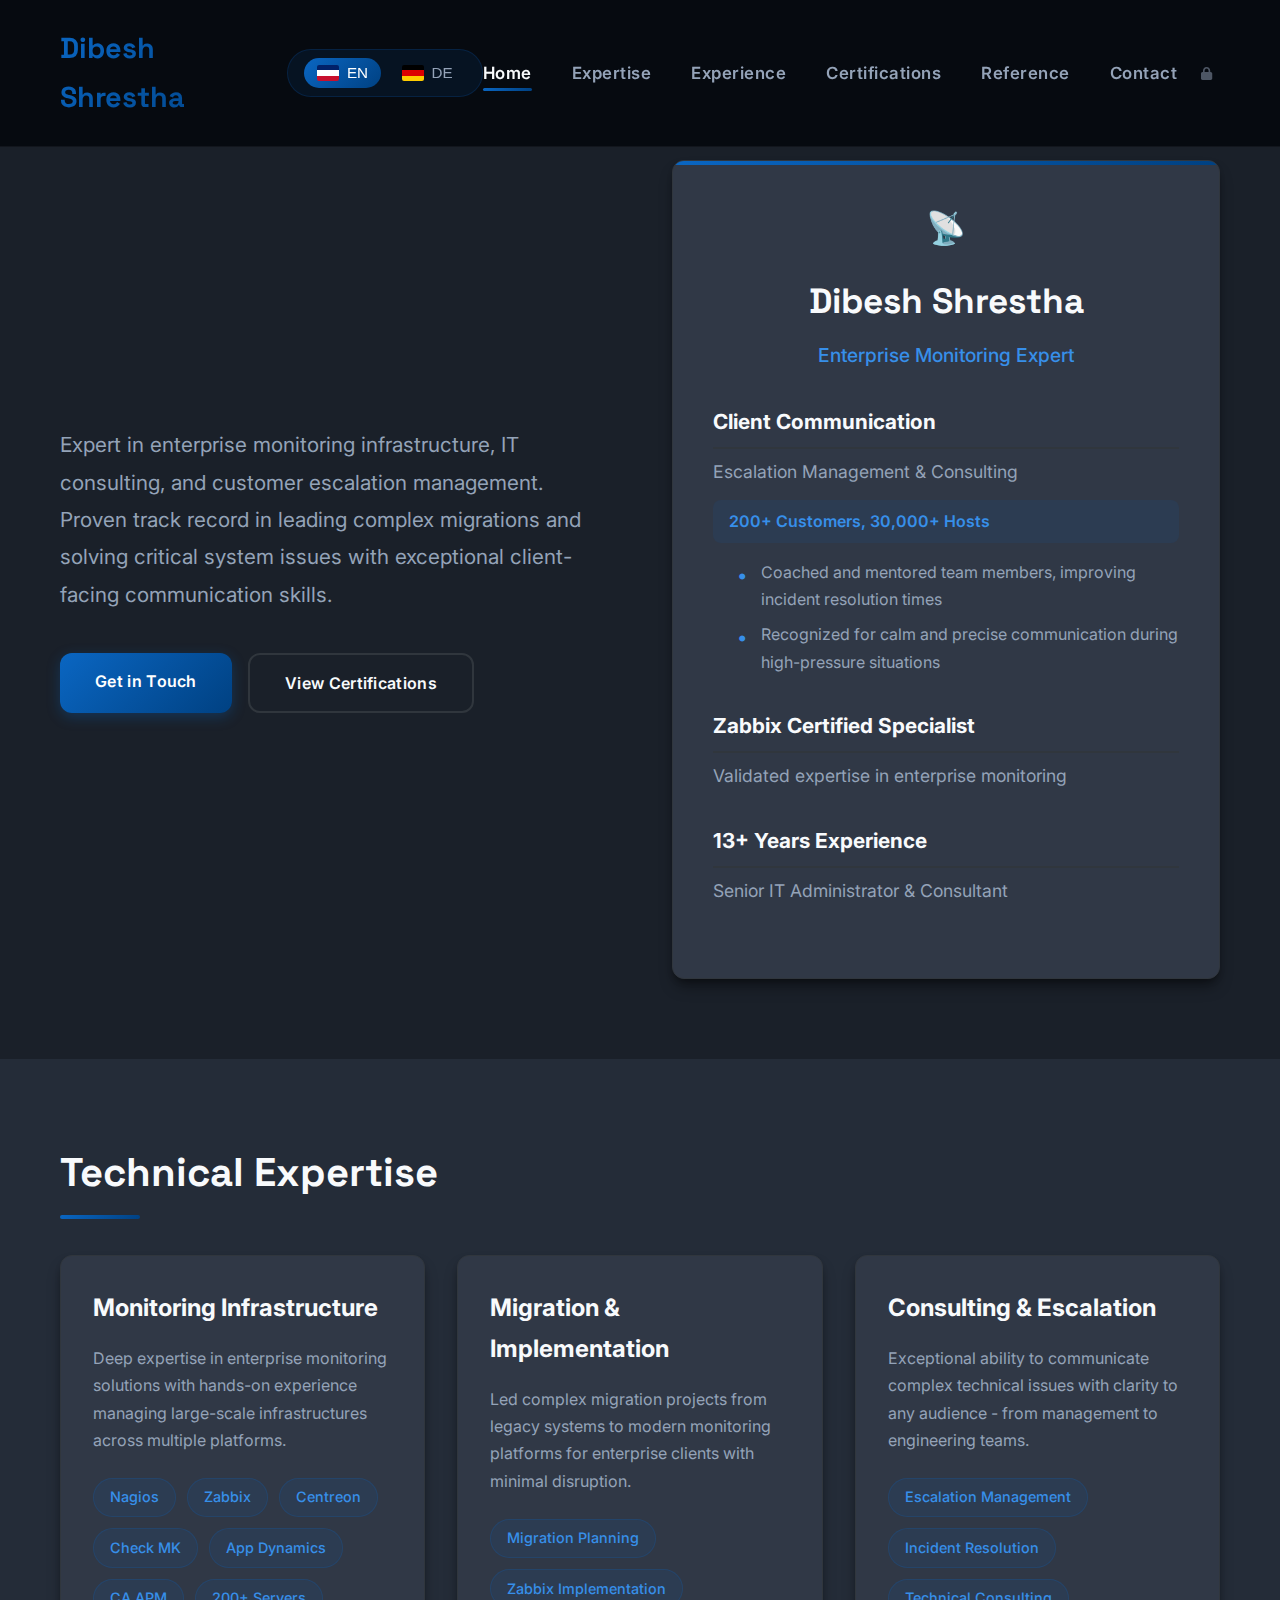
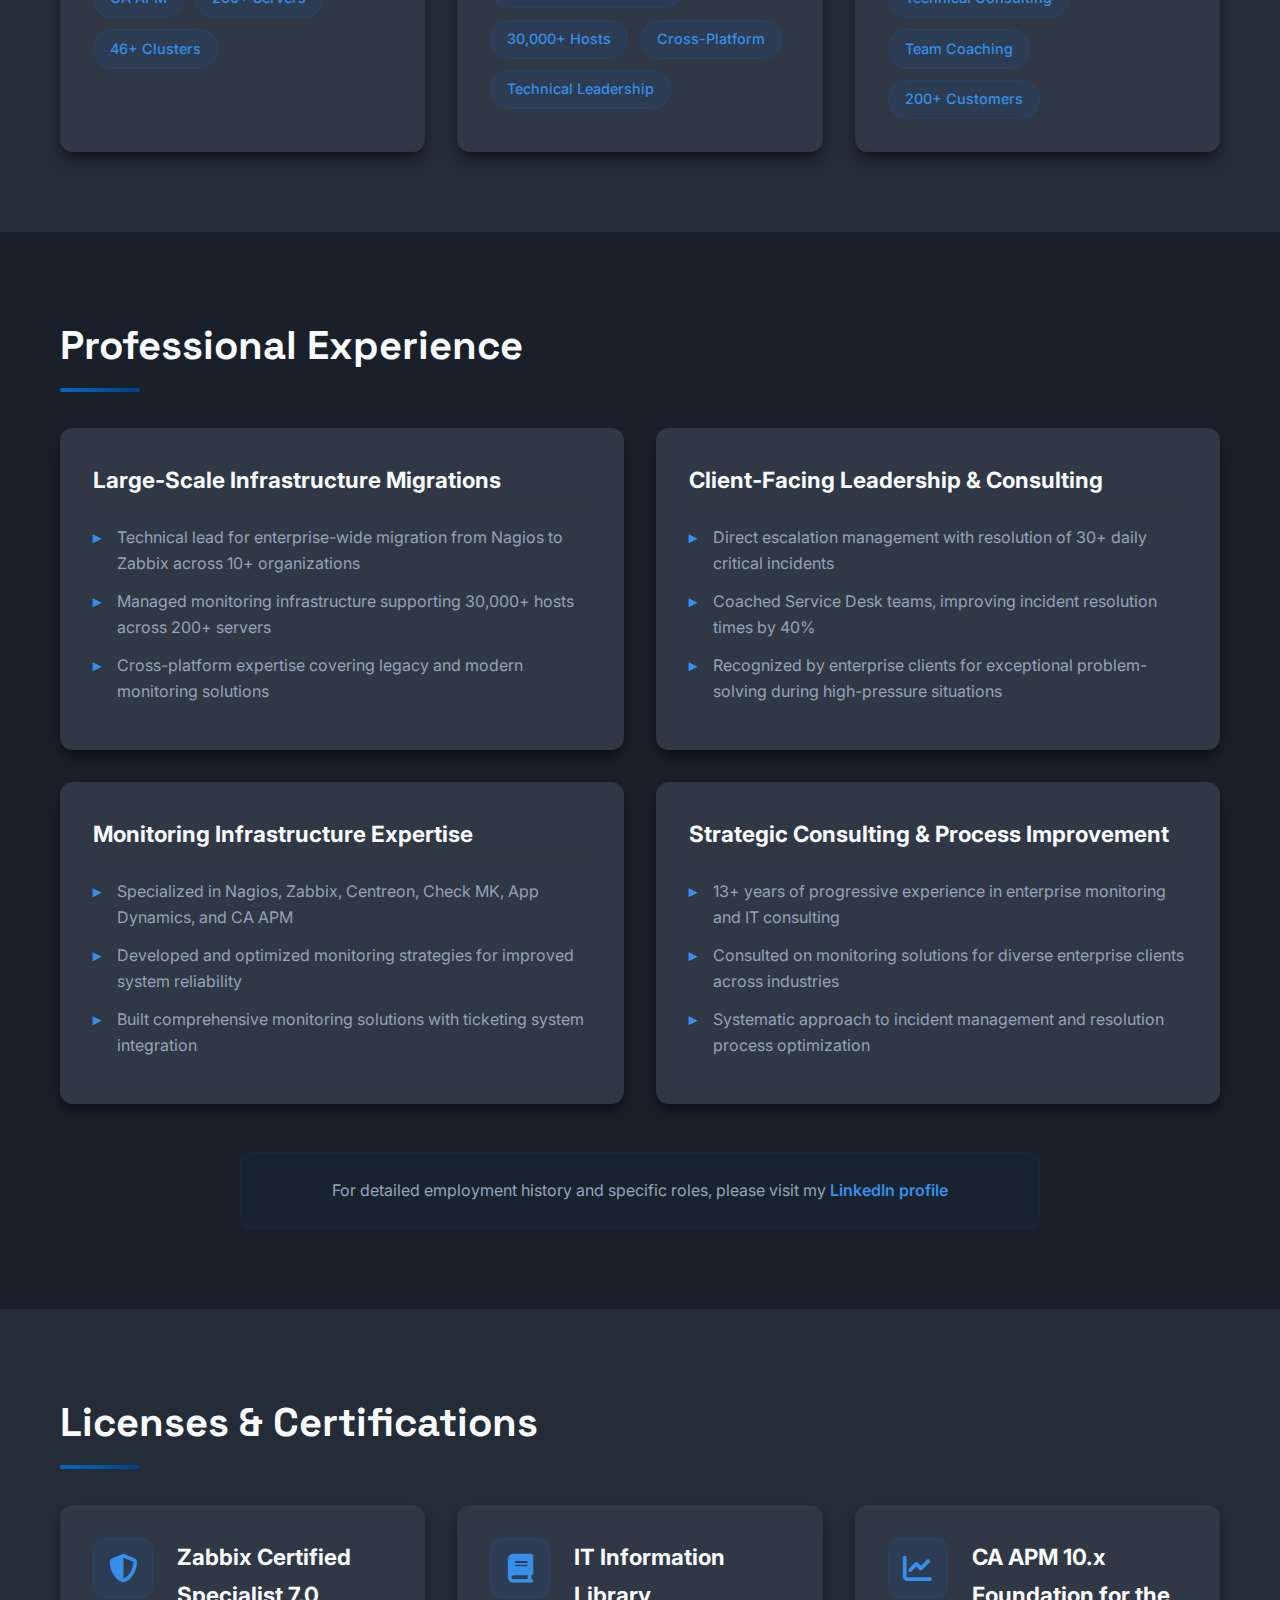
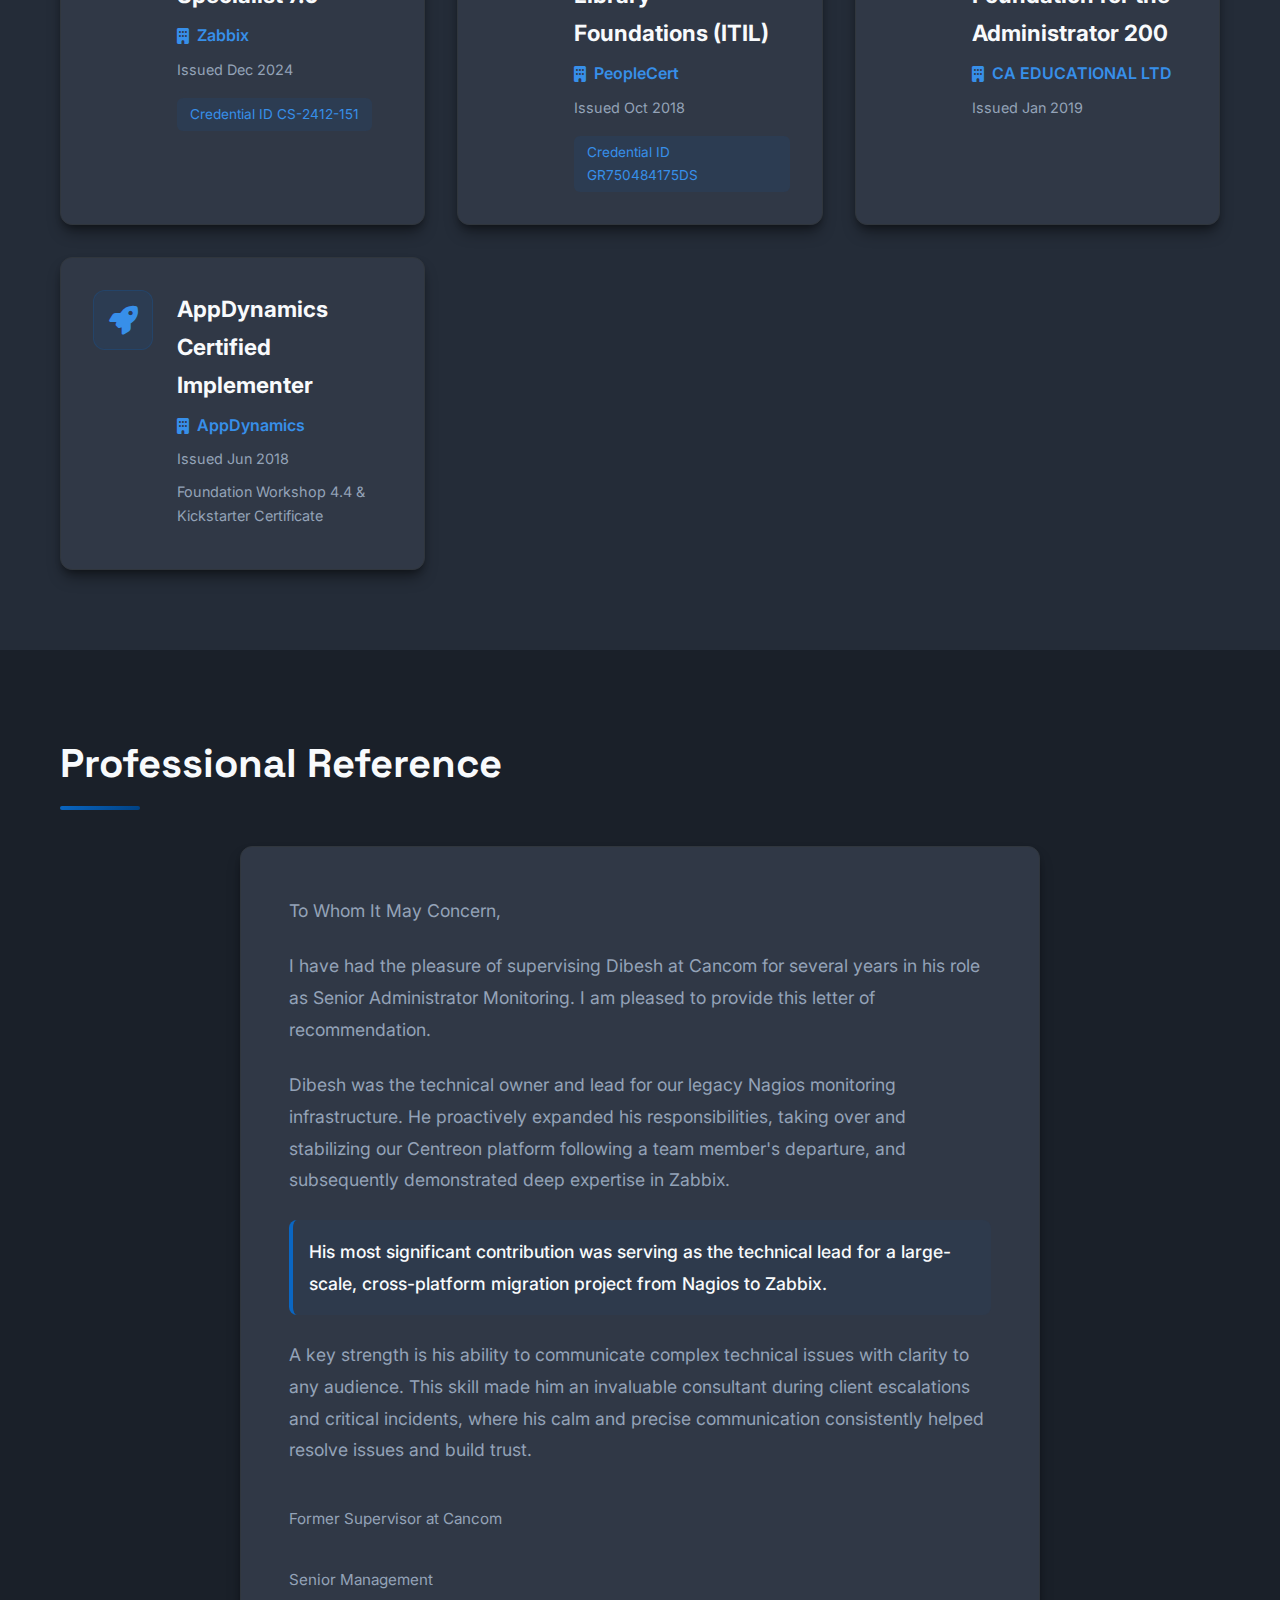
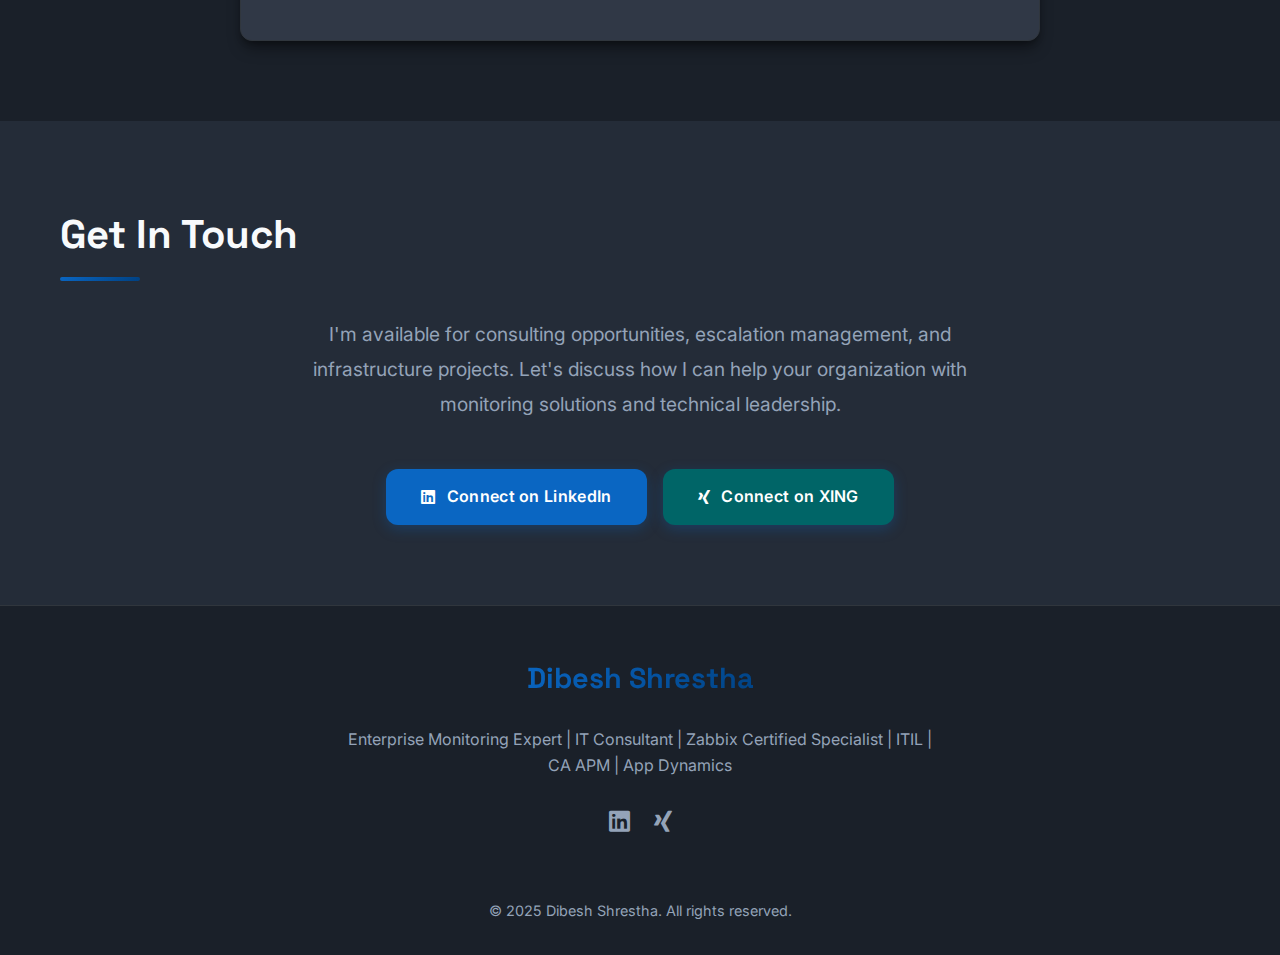
<file: index-bkp.html>
<!DOCTYPE html>
<html lang="en" id="htmlLang">
<head>
    <meta charset="UTF-8">
    <meta name="viewport" content="width=device-width, initial-scale=1.0">
    <title>Dibesh Shrestha | Enterprise Monitoring Expert & IT Consultant</title>
    <link rel="stylesheet" href="https://cdnjs.cloudflare.com/ajax/libs/font-awesome/6.4.0/css/all.min.css">
    <link rel="preconnect" href="https://fonts.googleapis.com">
    <link rel="preconnect" href="https://fonts.gstatic.com" crossorigin>
    <link href="https://fonts.googleapis.com/css2?family=Inter:wght@300;400;500;600;700&family=Space+Grotesk:wght@400;500;600;700&display=swap" rel="stylesheet">
    <!-- CHANGED: Favicon from 🔍 to 🔧 (magnifying glass) -->
    <link rel="icon" href="data:image/svg+xml,<svg xmlns=%22http://www.w3.org/2000/svg%22 viewBox=%220 0 100 100%22><text y=%22.9em%22 font-size=%2290%22>🔧</text></svg>">
    <style>
        :root {
            --primary: #0A66C2;
            --primary-dark: #004182;
            --primary-light: #378FE9;
            --secondary: #94a3b8;
            --dark: #242c38;
            --darker: #1a2029;
            --section-bg: #242c38;
            --card-bg: #303846;
            --light: #f8fafc;
            --gray: #30363d;
            --gray-light: #161b22;
            --gray-dark: #8b949e;
            --success: #10b981;
            --border-radius: 12px;
            --shadow: 0 10px 15px -3px rgba(0, 0, 0, 0.4), 0 4px 6px -2px rgba(0, 0, 0, 0.3);
            --transition: all 0.3s cubic-bezier(0.4, 0, 0.2, 1);
            --gradient: linear-gradient(135deg, #0A66C2 0%, #004182 100%);
        }

        * {
            margin: 0;
            padding: 0;
            box-sizing: border-box;
        }

        body {
            font-family: 'Inter', sans-serif;
            line-height: 1.7;
            color: var(--light);
            background-color: var(--darker);
            overflow-x: hidden;
        }

        .container {
            max-width: 1200px;
            margin: 0 auto;
            padding: 0 20px;
        }

        /* Header */
        header {
            padding: 1.5rem 0;
            position: fixed;
            top: 0;
            left: 0;
            width: 100%;
            background-color: rgba(6, 9, 15, 0.97);
            backdrop-filter: blur(10px);
            z-index: 1000;
            border-bottom: 1px solid rgba(48, 54, 61, 0.3);
        }

        .header-content {
            display: flex;
            justify-content: space-between;
            align-items: center;
        }

        /* UPDATED: Added satellite icon to logo */
        .logo {
            font-family: 'Space Grotesk', sans-serif;
            font-weight: 700;
            font-size: 1.8rem;
            background: var(--gradient);
            -webkit-background-clip: text;
            -webkit-text-fill-color: transparent;
            background-clip: text;
            /* display: flex;
            align-items: center;
            gap: 10px; */
        }

        .logo-icon {
            font-size: 1.5rem;
            color: var(--primary-light);
        }

        .header-left {
            display: flex;
            align-items: center;
            gap: 2rem;
        }

        .language-switcher {
            display: flex;
            align-items: center;
            gap: 0.5rem;
            background: rgba(10, 102, 194, 0.1);
            padding: 0.5rem 1rem;
            border-radius: 30px;
            border: 1px solid rgba(10, 102, 194, 0.2);
        }

        .language-btn {
            background: transparent;
            border: none;
            cursor: pointer;
            padding: 0.4rem 0.8rem;
            border-radius: 30px;
            transition: var(--transition);
            display: flex;
            align-items: center;
            gap: 0.5rem;
            color: var(--secondary);
            font-size: 0.95rem;
            font-weight: 500;
        }

        .language-btn:hover {
            color: var(--primary-light);
        }

        .language-btn.active {
            background: var(--gradient);
            color: white;
        }

        .flag-icon {
            width: 22px;
            height: 16px;
            border-radius: 2px;
            overflow: hidden;
        }
        
        .flag-icon.en {
            background: linear-gradient(to bottom, #012169 0%, #012169 33%, #fff 33%, #fff 66%, #c8102e 66%, #c8102e 100%);
        }

        .flag-icon.de {
            background: linear-gradient(to bottom, #000 0%, #000 33%, #dd0000 33%, #dd0000 66%, #ffcc00 66%, #ffcc00 100%);
        }

        nav ul {
            display: flex;
            list-style: none;
            gap: 2.5rem;
        }

        nav a {
            text-decoration: none;
            color: var(--secondary);
            font-weight: 600;
            transition: var(--transition);
            position: relative;
            font-size: 1.05rem;
            letter-spacing: 0.5px;
            padding: 0.5rem 0;
        }

        nav a:hover, nav a.active {
            color: var(--light);
        }

        nav a::after {
            content: '';
            position: absolute;
            bottom: 0;
            left: 0;
            width: 0;
            height: 3px;
            background: var(--gradient);
            transition: var(--transition);
            border-radius: 2px;
        }

        nav a:hover::after, nav a.active::after {
            width: 100%;
        }

        /* Login Button - Very Small */
        .login-btn {
            background: transparent;
            border: none;
            color: var(--secondary);
            cursor: pointer;
            font-size: 0.8rem;
            opacity: 0.5;
            transition: var(--transition);
            margin-left: 1rem;
            padding: 0.2rem 0.5rem;
            border-radius: 4px;
        }

        .login-btn:hover {
            opacity: 0.8;
            background: rgba(10, 102, 194, 0.1);
        }

        .mobile-menu-btn {
            display: none;
            background: none;
            border: none;
            font-size: 1.5rem;
            color: var(--light);
            cursor: pointer;
            background: rgba(10, 102, 194, 0.1);
            width: 48px;
            height: 48px;
            border-radius: 10px;
            align-items: center;
            justify-content: center;
        }

        /* Hero Section - Like your current design */
        .hero {
            padding: 10rem 0 5rem;
            position: relative;
            overflow: hidden;
            background: var(--darker);
        }

        .hero-content {
            display: grid;
            grid-template-columns: 1fr 1fr;
            gap: 4rem;
            align-items: center;
        }

        .hero-text {
            max-width: 600px;
        }

        .hero-description {
            font-size: 1.3rem;
            color: var(--secondary);
            margin-bottom: 2.5rem;
            line-height: 1.8;
        }

        .hero-buttons {
            display: flex;
            gap: 1rem;
            flex-wrap: wrap;
        }

        .btn {
            display: inline-flex;
            align-items: center;
            padding: 0.9rem 2.2rem;
            background: var(--gradient);
            color: white;
            border-radius: var(--border-radius);
            text-decoration: none;
            font-weight: 600;
            transition: var(--transition);
            border: none;
            cursor: pointer;
            font-size: 1rem;
            letter-spacing: 0.3px;
            box-shadow: 0 4px 14px 0 rgba(10, 102, 194, 0.3);
        }

        .btn:hover {
            transform: translateY(-3px);
            box-shadow: 0 6px 20px 0 rgba(10, 102, 194, 0.4);
        }

        .btn-outline {
            background: transparent;
            border: 2px solid var(--gray);
            color: var(--light);
            box-shadow: none;
        }

        .btn-outline:hover {
            border-color: var(--primary);
            background: rgba(10, 102, 194, 0.1);
        }

        .btn-linkedin {
            background: #0A66C2;
        }

        .btn-xing {
            background: #006567;
        }

        /* Profile Card - Like your current design */
        .profile-card {
            background: var(--card-bg);
            border-radius: var(--border-radius);
            padding: 2.5rem;
            box-shadow: var(--shadow);
            border: 1px solid var(--gray);
            position: relative;
            overflow: hidden;
        }

        .profile-card::before {
            content: '';
            position: absolute;
            top: 0;
            left: 0;
            width: 100%;
            height: 4px;
            background: var(--gradient);
        }

        /* UPDATED: Added satellite icon to profile header */
        .profile-header {
            margin-bottom: 2rem;
            text-align: center;
            position: relative;
        }

        .profile-icon {
            font-size: 2rem;
            color: var(--primary-light);
            margin-bottom: 1rem;
            display: inline-block;
        }

        .profile-header h2 {
            font-family: 'Space Grotesk', sans-serif;
            font-size: 2.2rem;
            color: var(--light);
            margin-bottom: 0.5rem;
        }

        .profile-header h3 {
            font-size: 1.2rem;
            color: var(--primary-light);
            font-weight: 500;
        }

        .detail-item {
            margin-bottom: 2rem;
        }

        .detail-item h4 {
            font-size: 1.3rem;
            color: var(--light);
            margin-bottom: 0.5rem;
            border-bottom: 2px solid var(--gray);
            padding-bottom: 0.5rem;
        }

        .detail-item p {
            color: var(--secondary);
            margin-bottom: 0.8rem;
            font-size: 1.1rem;
        }

        .highlight-text {
            background: rgba(10, 102, 194, 0.1);
            padding: 0.5rem 1rem;
            border-radius: 8px;
            color: var(--primary-light);
            font-weight: 600;
            display: inline-block;
            margin: 0.5rem 0 1rem 0;
            font-size: 1rem;
        }

        .detail-item ul {
            list-style: none;
            padding-left: 1.5rem;
            margin-top: 0.5rem;
        }

        .detail-item li {
            color: var(--secondary);
            margin-bottom: 0.5rem;
            position: relative;
            padding-left: 1.5rem;
        }

        .detail-item li:before {
            content: "•";
            color: var(--primary-light);
            position: absolute;
            left: 0;
            font-size: 1.2rem;
        }

        /* Sections */
        .section {
            padding: 5rem 0;
        }

        .section-title {
            font-family: 'Space Grotesk', sans-serif;
            font-size: 2.5rem;
            margin-bottom: 3rem;
            position: relative;
            display: inline-block;
            color: var(--light);
        }

        .section-title::after {
            content: '';
            position: absolute;
            bottom: -12px;
            left: 0;
            width: 80px;
            height: 4px;
            background: var(--gradient);
            border-radius: 2px;
        }

        /* Skills Grid - Like your current design */
        .skills-grid {
            display: grid;
            grid-template-columns: repeat(auto-fill, minmax(350px, 1fr));
            gap: 2rem;
        }

        .skill-card {
            background: var(--card-bg);
            padding: 2rem;
            border-radius: var(--border-radius);
            box-shadow: var(--shadow);
            border: 1px solid var(--gray);
            transition: var(--transition);
        }

        .skill-card:hover {
            transform: translateY(-5px);
            border-color: rgba(10, 102, 194, 0.3);
            box-shadow: 0 15px 20px -5px rgba(0, 0, 0, 0.3);
        }

        .skill-card h3 {
            font-size: 1.5rem;
            margin-bottom: 1rem;
            color: var(--light);
        }

        .skill-card p {
            color: var(--secondary);
            margin-bottom: 1.5rem;
            line-height: 1.7;
        }

        .skill-tags {
            display: flex;
            flex-wrap: wrap;
            gap: 0.7rem;
            margin-top: 1.5rem;
        }

        .tag {
            background: rgba(10, 102, 194, 0.1);
            color: var(--primary-light);
            padding: 0.4rem 1rem;
            border-radius: 20px;
            font-size: 0.9rem;
            font-weight: 500;
            border: 1px solid rgba(10, 102, 194, 0.2);
        }

        /* Experience Section - Like your current design */
        .experience-grid {
            display: grid;
            grid-template-columns: repeat(auto-fill, minmax(400px, 1fr));
            gap: 2rem;
        }

        .experience-card {
            background: var(--card-bg);
            padding: 2rem;
            border-radius: var(--border-radius);
            box-shadow: var(--shadow);
            border: 1px solid var(--gray);
            transition: var(--transition);
        }

        .experience-card:hover {
            transform: translateY(-5px);
            border-color: rgba(10, 102, 194, 0.3);
        }

        .experience-card h3 {
            font-size: 1.4rem;
            margin-bottom: 1rem;
            color: var(--light);
            border-bottom: 2px solid var(--gray);
            padding-bottom: 0.5rem;
        }

        .experience-card ul {
            list-style: none;
            padding-left: 0;
        }

        .experience-card li {
            margin-bottom: 0.8rem;
            color: var(--secondary);
            position: relative;
            padding-left: 1.5rem;
            line-height: 1.6;
        }

        .experience-card li:before {
            content: "▸";
            color: var(--primary-light);
            position: absolute;
            left: 0;
            font-weight: bold;
        }

        .experience-note {
            text-align: center;
            padding: 1.5rem;
            background: rgba(10, 102, 194, 0.05);
            border-radius: var(--border-radius);
            border: 1px solid rgba(10, 102, 194, 0.1);
            color: var(--secondary);
            margin-top: 3rem;
            max-width: 800px;
            margin-left: auto;
            margin-right: auto;
        }

        .experience-note a {
            color: var(--primary-light);
            text-decoration: none;
            font-weight: 600;
        }

        .experience-note a:hover {
            text-decoration: underline;
        }

        /* Certifications Section - NEW */
        .certifications-grid {
            display: grid;
            grid-template-columns: repeat(auto-fill, minmax(350px, 1fr));
            gap: 2rem;
        }

        .certification-card {
            background: var(--card-bg);
            padding: 2rem;
            border-radius: var(--border-radius);
            box-shadow: var(--shadow);
            border: 1px solid var(--gray);
            transition: var(--transition);
            display: flex;
            gap: 1.5rem;
            align-items: flex-start;
        }

        .certification-card:hover {
            transform: translateY(-5px);
            border-color: rgba(10, 102, 194, 0.3);
            box-shadow: 0 15px 20px -5px rgba(0, 0, 0, 0.3);
        }

        .cert-icon {
            width: 60px;
            height: 60px;
            background: rgba(10, 102, 194, 0.1);
            border-radius: 12px;
            display: flex;
            align-items: center;
            justify-content: center;
            font-size: 1.8rem;
            color: var(--primary-light);
            flex-shrink: 0;
            border: 1px solid rgba(10, 102, 194, 0.2);
        }

        .cert-content h3 {
            font-size: 1.4rem;
            margin-bottom: 0.5rem;
            color: var(--light);
        }

        .cert-issuer {
            color: var(--primary-light);
            font-weight: 600;
            margin-bottom: 0.5rem;
            display: flex;
            align-items: center;
            gap: 0.5rem;
        }

        .cert-details {
            color: var(--secondary);
            font-size: 0.9rem;
            margin-bottom: 0.5rem;
        }

        .cert-id {
            background: rgba(10, 102, 194, 0.1);
            padding: 0.3rem 0.8rem;
            border-radius: 6px;
            color: var(--primary-light);
            font-size: 0.85rem;
            display: inline-block;
            margin-top: 0.5rem;
        }

        /* Reference Section - Like your current design */
        .reference-card {
            background: var(--card-bg);
            padding: 3rem;
            border-radius: var(--border-radius);
            box-shadow: var(--shadow);
            border: 1px solid var(--gray);
            max-width: 800px;
            margin: 0 auto;
        }

        .reference-content p {
            margin-bottom: 1.5rem;
            font-size: 1.1rem;
            line-height: 1.8;
            color: var(--secondary);
        }

        .reference-content p.highlight {
            color: var(--light);
            font-weight: 500;
            background: rgba(10, 102, 194, 0.05);
            padding: 1rem;
            border-radius: 8px;
            border-left: 4px solid var(--primary);
        }

        .reference-author {
            margin-top: 2.5rem;
            font-weight: 600;
            color: var(--primary-light);
            font-size: 1.1rem;
        }

        .reference-author span {
            display: block;
            color: var(--secondary);
            font-weight: 400;
            font-size: 0.95rem;
            margin-top: 0.3rem;
        }

        /* Contact Section - Like your current design */
        .contact-description {
            font-size: 1.2rem;
            margin-bottom: 3rem;
            color: var(--secondary);
            max-width: 700px;
            margin-left: auto;
            margin-right: auto;
            line-height: 1.8;
            text-align: center;
        }

        .contact-buttons {
            display: flex;
            gap: 1rem;
            justify-content: center;
            margin-top: 2rem;
            flex-wrap: wrap;
        }

        /* Footer - Like your current design */
        footer {
            background: var(--darker);
            padding: 3rem 0 2rem;
            border-top: 1px solid var(--gray);
        }

        .footer-content {
            display: flex;
            flex-direction: column;
            align-items: center;
            gap: 1.5rem;
        }

        /* UPDATED: Added satellite icon to footer logo */
        .footer-logo {
            font-family: 'Space Grotesk', sans-serif;
            font-weight: 700;
            font-size: 1.8rem;
            background: var(--gradient);
            -webkit-background-clip: text;
            -webkit-text-fill-color: transparent;
            background-clip: text;
            /* display: flex;
            align-items: center;
            gap: 10px; */
        }

        .footer-tagline {
            color: var(--secondary);
            text-align: center;
            max-width: 600px;
            line-height: 1.6;
        }

        .social-links {
            display: flex;
            gap: 1.5rem;
        }

        .social-links a {
            color: var(--secondary);
            text-decoration: none;
            font-size: 1.5rem;
            transition: var(--transition);
        }

        .social-links a:hover {
            color: var(--primary-light);
        }

        .copyright {
            color: var(--secondary);
            font-size: 0.9rem;
            text-align: center;
            margin-top: 2rem;
        }

        /* Login Modal */
        .login-modal {
            display: none;
            position: fixed;
            top: 0;
            left: 0;
            width: 100%;
            height: 100%;
            background: rgba(6, 9, 15, 0.95);
            backdrop-filter: blur(10px);
            z-index: 2000;
            align-items: center;
            justify-content: center;
        }

        .login-modal.active {
            display: flex;
        }

        .login-box {
            background: var(--card-bg);
            padding: 3rem;
            border-radius: var(--border-radius);
            box-shadow: var(--shadow);
            border: 1px solid rgba(10, 102, 194, 0.3);
            width: 90%;
            max-width: 400px;
            text-align: center;
            position: relative;
        }

        .login-box h3 {
            font-size: 1.8rem;
            margin-bottom: 1.5rem;
            color: var(--light);
        }

        .login-input {
            width: 100%;
            padding: 1rem;
            margin-bottom: 1.5rem;
            background: rgba(22, 27, 34, 0.8);
            border: 1px solid var(--gray);
            border-radius: var(--border-radius);
            color: var(--light);
            font-size: 1rem;
        }

        .login-input:focus {
            outline: none;
            border-color: var(--primary);
        }

        .login-error {
            color: #f87171;
            margin-bottom: 1rem;
            font-size: 0.9rem;
            display: none;
        }

        .login-close {
            position: absolute;
            top: 1rem;
            right: 1rem;
            background: none;
            border: none;
            color: var(--secondary);
            font-size: 1.5rem;
            cursor: pointer;
        }

        /* Mobile Navigation */
        .mobile-nav {
            position: fixed;
            top: 90px;
            left: 0;
            width: 100%;
            background: rgba(6, 9, 15, 0.95);
            padding: 1.5rem;
            box-shadow: var(--shadow);
            z-index: 999;
            border-top: 1px solid var(--gray);
            backdrop-filter: blur(10px);
            display: none;
        }

        .mobile-nav.active {
            display: block;
        }

        .mobile-nav ul {
            flex-direction: column;
            gap: 1.2rem;
        }

        .mobile-nav a {
            display: block;
            padding: 0.8rem 0;
            font-size: 1.1rem;
        }

        .mobile-language-switcher {
            display: none;
            justify-content: center;
            margin-top: 1.5rem;
            gap: 1rem;
        }

        /* Language-specific content */
        .lang-en {
            display: block;
        }
        
        .lang-de {
            display: none;
        }

        /* Responsive */
        @media (max-width: 992px) {
            .hero-content {
                grid-template-columns: 1fr;
                text-align: center;
                gap: 3rem;
            }
            
            .skills-grid,
            .experience-grid,
            .certifications-grid {
                grid-template-columns: 1fr;
            }
            
            .language-switcher {
                display: none;
            }
            
            .mobile-language-switcher {
                display: flex;
            }
            
            .login-btn {
                display: none;
            }
            
            nav {
                display: none;
            }
            
            .mobile-menu-btn {
                display: flex;
            }
        }

        @media (max-width: 768px) {
            .hero {
                padding: 8rem 0 3rem;
            }
            
            .section-title {
                font-size: 2rem;
            }
            
            .certification-card {
                flex-direction: column;
                gap: 1rem;
            }
            
            .cert-icon {
                width: 50px;
                height: 50px;
                font-size: 1.5rem;
            }
            
            .contact-buttons {
                flex-direction: column;
                align-items: center;
            }
        }

        @media (max-width: 576px) {
            .btn {
                padding: 0.8rem 1.8rem;
                font-size: 0.95rem;
            }
            
            .section {
                padding: 3rem 0;
            }
            
            .profile-card,
            .skill-card,
            .experience-card,
            .certification-card {
                padding: 1.5rem;
            }
            
            .reference-card {
                padding: 2rem;
            }
            
            .login-box {
                padding: 2rem;
                margin: 1rem;
            }
        }
    </style>
</head>
<body>
    <!-- Login Modal -->
    <div class="login-modal" id="loginModal">
        <div class="login-box">
            <button class="login-close" id="loginClose">
                <i class="fas fa-times"></i>
            </button>
            <h3 class="lang-en">Admin Login</h3>
            <h3 class="lang-de" style="display: none;">Admin Login</h3>
            <div class="login-error" id="loginError">
                <span class="lang-en">Invalid password</span>
                <span class="lang-de" style="display: none;">Ungültiges Passwort</span>
            </div>
            <input type="password" class="login-input" id="passwordInput" placeholder="Enter admin password">
            <button class="btn" id="loginSubmit">
                <span class="lang-en">Login</span>
                <span class="lang-de" style="display: none;">Anmelden</span>
            </button>
        </div>
    </div>

    <!-- Header -->
    <header>
        <div class="container">
            <div class="header-content">
                <div class="header-left">
                    <!-- UPDATED: Added satellite icon to logo -->
                    <div class="logo">
                        
                        Dibesh Shrestha
                    </div>
                    <div class="language-switcher">
                        <button class="language-btn active" id="langEn">
                            <div class="flag-icon en"></div>
                            EN
                        </button>
                        <button class="language-btn" id="langDe">
                            <div class="flag-icon de"></div>
                            DE
                        </button>
                    </div>
                </div>
                <nav>
                    <ul>
                        <li><a href="#home" class="active" data-en="Home" data-de="Start">Home</a></li>
                        <li><a href="#expertise" data-en="Expertise" data-de="Expertise">Expertise</a></li>
                        <li><a href="#experience" data-en="Experience" data-de="Erfahrung">Experience</a></li>
                        <li><a href="#certifications" data-en="Certifications" data-de="Zertifizierungen">Certifications</a></li>
                        <li><a href="#reference" data-en="Reference" data-de="Referenz">Reference</a></li>
                        <li><a href="#contact" data-en="Contact" data-de="Kontakt">Contact</a></li>
                    </ul>
                </nav>
                <div>
                    <button class="login-btn" id="loginBtn" title="Admin Login">
                        <i class="fas fa-lock"></i>
                    </button>
                    <button class="mobile-menu-btn" id="mobileMenuBtn">
                        <i class="fas fa-bars"></i>
                    </button>
                </div>
            </div>
        </div>
    </header>

    <!-- Mobile Navigation -->
    <div class="mobile-nav" id="mobileNav">
        <ul>
            <li><a href="#home" class="active" data-en="Home" data-de="Start">Home</a></li>
            <li><a href="#expertise" data-en="Expertise" data-de="Expertise">Expertise</a></li>
            <li><a href="#experience" data-en="Experience" data-de="Erfahrung">Experience</a></li>
            <li><a href="#certifications" data-en="Certifications" data-de="Zertifizierungen">Certifications</a></li>
            <li><a href="#reference" data-en="Reference" data-de="Referenz">Reference</a></li>
            <li><a href="#contact" data-en="Contact" data-de="Kontakt">Contact</a></li>
        </ul>
        <div class="mobile-language-switcher">
            <button class="language-btn active" id="langEnMobile">
                <div class="flag-icon en"></div>
                English
            </button>
            <button class="language-btn" id="langDeMobile">
                <div class="flag-icon de"></div>
                Deutsch
            </button>
        </div>
    </div>

    <!-- Hero Section -->
    <section class="hero" id="home">
        <div class="container">
            <div class="hero-content">
                <div class="hero-text">
                    <p class="lang-en hero-description">
                        Expert in enterprise monitoring infrastructure, IT consulting, and customer escalation management. Proven track record in leading complex migrations and solving critical system issues with exceptional client-facing communication skills.
                    </p>
                    <p class="lang-de hero-description" style="display: none;">
                        Experte für Enterprise-Monitoring-Infrastruktur, IT-Beratung und Eskalationsmanagement. Bewährte Erfolgsbilanz bei der Leitung komplexer Migrationen und Lösung kritischer Systemprobleme mit herausragenden Kundenkommunikationsfähigkeiten.
                    </p>
                    
                    <div class="hero-buttons">
                        <a href="#contact" class="btn lang-en">Get in Touch</a>
                        <a href="#contact" class="btn lang-de" style="display: none;">Kontakt aufnehmen</a>
                        <a href="#certifications" class="btn btn-outline lang-en">View Certifications</a>
                        <a href="#certifications" class="btn btn-outline lang-de" style="display: none;">Zertifizierungen anzeigen</a>
                    </div>
                </div>
                
                <div class="profile-card">
                    <div class="profile-header">
                        <!-- UPDATED: Added satellite icon to profile header -->
                        <div class="profile-icon">📡</div>
                        <h2 class="lang-en">Dibesh Shrestha</h2>
                        <h2 class="lang-de" style="display: none;">Dibesh Shrestha</h2>
                        <h3 class="lang-en">Enterprise Monitoring Expert</h3>
                        <h3 class="lang-de" style="display: none;">Enterprise-Monitoring-Experte</h3>
                    </div>
                    
                    <div class="detail-item">
                        <h4 class="lang-en">Client Communication</h4>
                        <h4 class="lang-de" style="display: none;">Kundenkommunikation</h4>
                        <p class="lang-en">Escalation Management & Consulting</p>
                        <p class="lang-de" style="display: none;">Eskalationsmanagement & Beratung</p>
                        <div class="highlight-text lang-en">200+ Customers, 30,000+ Hosts</div>
                        <div class="highlight-text lang-de" style="display: none;">200+ Kunden, 30.000+ Hosts</div>
                        <ul>
                            <li class="lang-en">Coached and mentored team members, improving incident resolution times</li>
                            <li class="lang-de" style="display: none;">Trainierte und betreute Teammitglieder, verbesserte Incident-Lösungszeiten</li>
                            <li class="lang-en">Recognized for calm and precise communication during high-pressure situations</li>
                            <li class="lang-de" style="display: none;">Anerkannt für ruhige und präzise Kommunikation in Drucksituationen</li>
                        </ul>
                    </div>
                    
                    <div class="detail-item">
                        <h4 class="lang-en">Zabbix Certified Specialist</h4>
                        <h4 class="lang-de" style="display: none;">Zabbix Zertifizierter Specialist</h4>
                        <p class="lang-en">Validated expertise in enterprise monitoring</p>
                        <p class="lang-de" style="display: none;">Validierte Expertise im Enterprise-Monitoring</p>
                    </div>
                    
                    <div class="detail-item">
                        <h4 class="lang-en">13+ Years Experience</h4>
                        <h4 class="lang-de" style="display: none;">13+ Jahre Erfahrung</h4>
                        <p class="lang-en">Senior IT Administrator & Consultant</p>
                        <p class="lang-de" style="display: none;">Senior IT Administrator & Berater</p>
                    </div>
                </div>
            </div>
        </div>
    </section>

    <!-- Expertise Section -->
    <section class="section" id="expertise" style="background: var(--section-bg);">
        <div class="container">
            <h2 class="section-title lang-en">Technical Expertise</h2>
            <h2 class="section-title lang-de" style="display: none;">Technische Expertise</h2>
            
            <div class="skills-grid">
                <div class="skill-card">
                    <h3 class="lang-en">Monitoring Infrastructure</h3>
                    <h3 class="lang-de" style="display: none;">Monitoring-Infrastruktur</h3>
                    <p class="lang-en">Deep expertise in enterprise monitoring solutions with hands-on experience managing large-scale infrastructures across multiple platforms.</p>
                    <p class="lang-de" style="display: none;">Umfassende Expertise in Enterprise-Monitoring-Lösungen mit praktischer Erfahrung in der Verwaltung groß angelegter Infrastrukturen über mehrere Plattformen hinweg.</p>
                    <div class="skill-tags">
                        <span class="tag">Nagios</span>
                        <span class="tag">Zabbix</span>
                        <span class="tag">Centreon</span>
                        <span class="tag">Check MK</span>
                        <span class="tag">App Dynamics</span>
                        <span class="tag">CA APM</span>
                        <span class="tag lang-en">200+ Servers</span>
                        <span class="tag lang-de" style="display: none;">200+ Server</span>
                        <span class="tag lang-en">46+ Clusters</span>
                        <span class="tag lang-de" style="display: none;">46+ Cluster</span>
                    </div>
                </div>
                
                <div class="skill-card">
                    <h3 class="lang-en">Migration & Implementation</h3>
                    <h3 class="lang-de" style="display: none;">Migration & Implementierung</h3>
                    <p class="lang-en">Led complex migration projects from legacy systems to modern monitoring platforms for enterprise clients with minimal disruption.</p>
                    <p class="lang-de" style="display: none;">Leitung komplexer Migrationsprojekte von Legacy-Systemen zu modernen Monitoring-Plattformen für Unternehmenskunden mit minimalen Unterbrechungen.</p>
                    <div class="skill-tags">
                        <span class="tag lang-en">Migration Planning</span>
                        <span class="tag lang-de" style="display: none;">Migrationsplanung</span>
                        <span class="tag lang-en">Zabbix Implementation</span>
                        <span class="tag lang-de" style="display: none;">Zabbix-Implementierung</span>
                        <span class="tag">30,000+ Hosts</span>
                        <span class="tag lang-en">Cross-Platform</span>
                        <span class="tag lang-de" style="display: none;">Plattformübergreifend</span>
                        <span class="tag lang-en">Technical Leadership</span>
                        <span class="tag lang-de" style="display: none;">Technische Leitung</span>
                    </div>
                </div>
                
                <div class="skill-card">
                    <h3 class="lang-en">Consulting & Escalation</h3>
                    <h3 class="lang-de" style="display: none;">Beratung & Eskalation</h3>
                    <p class="lang-en">Exceptional ability to communicate complex technical issues with clarity to any audience - from management to engineering teams.</p>
                    <p class="lang-de" style="display: none;">Außergewöhnliche Fähigkeit, komplexe technische Probleme klar für jedes Publikum zu kommunizieren - vom Management bis zu Engineering-Teams.</p>
                    <div class="skill-tags">
                        <span class="tag lang-en">Escalation Management</span>
                        <span class="tag lang-de" style="display: none;">Eskalationsmanagement</span>
                        <span class="tag lang-en">Incident Resolution</span>
                        <span class="tag lang-de" style="display: none;">Incident-Lösung</span>
                        <span class="tag lang-en">Technical Consulting</span>
                        <span class="tag lang-de" style="display: none;">Technische Beratung</span>
                        <span class="tag lang-en">Team Coaching</span>
                        <span class="tag lang-de" style="display: none;">Team-Coaching</span>
                        <span class="tag">200+ Customers</span>
                    </div>
                </div>
            </div>
        </div>
    </section>

    <!-- Experience Section -->
    <section class="section" id="experience">
        <div class="container">
            <h2 class="section-title lang-en">Professional Experience</h2>
            <h2 class="section-title lang-de" style="display: none;">Berufserfahrung</h2>
            
            <div class="experience-grid">
                <div class="experience-card">
                    <h3 class="lang-en">Large-Scale Infrastructure Migrations</h3>
                    <h3 class="lang-de" style="display: none;">Groß angelegte Infrastruktur-Migrationen</h3>
                    <ul>
                        <li class="lang-en">Technical lead for enterprise-wide migration from Nagios to Zabbix across 10+ organizations</li>
                        <li class="lang-de" style="display: none;">Technischer Leiter für unternehmensweite Migration von Nagios zu Zabbix bei 10+ Organisationen</li>
                        <li class="lang-en">Managed monitoring infrastructure supporting 30,000+ hosts across 200+ servers</li>
                        <li class="lang-de" style="display: none;">Verwaltung der Monitoring-Infrastruktur für 30.000+ Hosts über 200+ Server</li>
                        <li class="lang-en">Cross-platform expertise covering legacy and modern monitoring solutions</li>
                        <li class="lang-de" style="display: none;">Plattformübergreifende Expertise für Legacy- und moderne Monitoring-Lösungen</li>
                    </ul>
                </div>
                
                <div class="experience-card">
                    <h3 class="lang-en">Client-Facing Leadership & Consulting</h3>
                    <h3 class="lang-de" style="display: none;">Kundenorientierte Führung & Beratung</h3>
                    <ul>
                        <li class="lang-en">Direct escalation management with resolution of 30+ daily critical incidents</li>
                        <li class="lang-de" style="display: none;">Direktes Eskalationsmanagement mit Lösung von 30+ täglichen kritischen Incidents</li>
                        <li class="lang-en">Coached Service Desk teams, improving incident resolution times by 40%</li>
                        <li class="lang-de" style="display: none;">Trainierte Service Desk Teams, verbesserte Incident-Lösungszeiten um 40%</li>
                        <li class="lang-en">Recognized by enterprise clients for exceptional problem-solving during high-pressure situations</li>
                        <li class="lang-de" style="display: none;">Von Unternehmenskunden anerkannt für außergewöhnliche Problemlösung in Drucksituationen</li>
                    </ul>
                </div>
                
                <div class="experience-card">
                    <h3 class="lang-en">Monitoring Infrastructure Expertise</h3>
                    <h3 class="lang-de" style="display: none;">Monitoring-Infrastruktur-Expertise</h3>
                    <ul>
                        <li class="lang-en">Specialized in Nagios, Zabbix, Centreon, Check MK, App Dynamics, and CA APM</li>
                        <li class="lang-de" style="display: none;">Spezialisierung auf Nagios, Zabbix, Centreon, Check MK, App Dynamics und CA APM</li>
                        <li class="lang-en">Developed and optimized monitoring strategies for improved system reliability</li>
                        <li class="lang-de" style="display: none;">Entwicklung und Optimierung von Monitoring-Strategien für verbesserte Systemzuverlässigkeit</li>
                        <li class="lang-en">Built comprehensive monitoring solutions with ticketing system integration</li>
                        <li class="lang-de" style="display: none;">Aufbau umfassender Monitoring-Lösungen mit Ticketing-System-Integration</li>
                    </ul>
                </div>
                
                <div class="experience-card">
                    <h3 class="lang-en">Strategic Consulting & Process Improvement</h3>
                    <h3 class="lang-de" style="display: none;">Strategische Beratung & Prozessverbesserung</h3>
                    <ul>
                        <li class="lang-en">13+ years of progressive experience in enterprise monitoring and IT consulting</li>
                        <li class="lang-de" style="display: none;">13+ Jahre progressive Erfahrung im Enterprise-Monitoring und IT-Beratung</li>
                        <li class="lang-en">Consulted on monitoring solutions for diverse enterprise clients across industries</li>
                        <li class="lang-de" style="display: none;">Beratung zu Monitoring-Lösungen für verschiedene Unternehmenskunden in verschiedenen Branchen</li>
                        <li class="lang-en">Systematic approach to incident management and resolution process optimization</li>
                        <li class="lang-de" style="display: none;">Systematischer Ansatz für Incident-Management und Optimierung des Lösungsprozesses</li>
                    </ul>
                </div>
            </div>
            
            <div class="experience-note">
                <p class="lang-en">For detailed employment history and specific roles, please visit my <a href="https://www.linkedin.com/in/dibesh-shrestha-36541376/" target="_blank">LinkedIn profile</a></p>
                <p class="lang-de" style="display: none;">Für detaillierte Beschäftigungsgeschichte und spezifische Rollen, besuchen Sie bitte mein <a href="https://www.linkedin.com/in/dibesh-shrestha-36541376/" target="_blank">LinkedIn-Profil</a></p>
            </div>
        </div>
    </section>

    <!-- Certifications Section - NEW -->
    <section class="section" id="certifications" style="background: var(--section-bg);">
        <div class="container">
            <h2 class="section-title lang-en">Licenses & Certifications</h2>
            <h2 class="section-title lang-de" style="display: none;">Lizenzen & Zertifizierungen</h2>
            
            <div class="certifications-grid">
                <!-- Zabbix Certification -->
                <div class="certification-card">
                    <div class="cert-icon">
                        <i class="fas fa-shield-alt"></i>
                    </div>
                    <div class="cert-content">
                        <h3 class="lang-en">Zabbix Certified Specialist 7.0</h3>
                        <h3 class="lang-de" style="display: none;">Zabbix Certified Specialist 7.0</h3>
                        <div class="cert-issuer">
                            <i class="fas fa-building"></i>
                            <span>Zabbix</span>
                        </div>
                        <div class="cert-details">
                            <span class="lang-en">Issued Dec 2024</span>
                            <span class="lang-de" style="display: none;">Ausgestellt Dez 2024</span>
                        </div>
                        <div class="cert-id">Credential ID CS-2412-151</div>
                    </div>
                </div>
                
                <!-- ITIL Certification -->
                <div class="certification-card">
                    <div class="cert-icon">
                        <i class="fas fa-book"></i>
                    </div>
                    <div class="cert-content">
                        <h3 class="lang-en">IT Information Library Foundations (ITIL)</h3>
                        <h3 class="lang-de" style="display: none;">IT Information Library Foundations (ITIL)</h3>
                        <div class="cert-issuer">
                            <i class="fas fa-building"></i>
                            <span>PeopleCert</span>
                        </div>
                        <div class="cert-details">
                            <span class="lang-en">Issued Oct 2018</span>
                            <span class="lang-de" style="display: none;">Ausgestellt Okt 2018</span>
                        </div>
                        <div class="cert-id">Credential ID GR750484175DS</div>
                    </div>
                </div>
                
                <!-- CA APM Certification -->
                <div class="certification-card">
                    <div class="cert-icon">
                        <i class="fas fa-chart-line"></i>
                    </div>
                    <div class="cert-content">
                        <h3 class="lang-en">CA APM 10.x Foundation for the Administrator 200</h3>
                        <h3 class="lang-de" style="display: none;">CA APM 10.x Foundation for the Administrator 200</h3>
                        <div class="cert-issuer">
                            <i class="fas fa-building"></i>
                            <span>CA EDUCATIONAL LTD</span>
                        </div>
                        <div class="cert-details">
                            <span class="lang-en">Issued Jan 2019</span>
                            <span class="lang-de" style="display: none;">Ausgestellt Jan 2019</span>
                        </div>
                    </div>
                </div>
                
                <!-- AppDynamics Certifications -->
                <div class="certification-card">
                    <div class="cert-icon">
                        <i class="fas fa-rocket"></i>
                    </div>
                    <div class="cert-content">
                        <h3 class="lang-en">AppDynamics Certified Implementer</h3>
                        <h3 class="lang-de" style="display: none;">AppDynamics Zertifizierter Implementierer</h3>
                        <div class="cert-issuer">
                            <i class="fas fa-building"></i>
                            <span>AppDynamics</span>
                        </div>
                        <div class="cert-details">
                            <span class="lang-en">Issued Jun 2018</span>
                            <span class="lang-de" style="display: none;">Ausgestellt Jun 2018</span>
                        </div>
                        <div class="cert-details">
                            <span class="lang-en">Foundation Workshop 4.4 & Kickstarter Certificate</span>
                            <span class="lang-de" style="display: none;">Foundation Workshop 4.4 & Kickstarter Zertifikat</span>
                        </div>
                    </div>
                </div>
            </div>
        </div>
    </section>

    <!-- Reference Section -->
    <section class="section" id="reference">
        <div class="container">
            <h2 class="section-title lang-en">Professional Reference</h2>
            <h2 class="section-title lang-de" style="display: none;">Berufliche Referenz</h2>
            
            <div class="reference-card">
                <div class="reference-content">
                    <p class="lang-en">To Whom It May Concern,</p>
                    <p class="lang-de" style="display: none;">An alle, die es betrifft,</p>
                    
                    <p class="lang-en">I have had the pleasure of supervising Dibesh at Cancom for several years in his role as Senior Administrator Monitoring. I am pleased to provide this letter of recommendation.</p>
                    <p class="lang-de" style="display: none;">Ich hatte das Vergnügen, Herrn Shrestha bei Cancom mehrere Jahre in seiner Rolle als Senior Administrator Monitoring zu betreuen. Ich freue mich, dieses Empfehlungsschreiben zu verfassen.</p>
                    
                    <p class="lang-en">Dibesh was the technical owner and lead for our legacy Nagios monitoring infrastructure. He proactively expanded his responsibilities, taking over and stabilizing our Centreon platform following a team member's departure, and subsequently demonstrated deep expertise in Zabbix.</p>
                    <p class="lang-de" style="display: none;">Herr Shrestha war der technische Eigentümer und Leiter unserer Legacy-Nagios-Monitoring-Infrastruktur. Er erweiterte proaktiv seine Verantwortlichkeiten, übernahm und stabilisierte unsere Centreon-Plattform nach dem Ausscheiden eines Teammitglieds und zeigte anschließend tiefgreifende Expertise in Zabbix.</p>
                    
                    <p class="highlight lang-en">His most significant contribution was serving as the technical lead for a large-scale, cross-platform migration project from Nagios to Zabbix.</p>
                    <p class="highlight lang-de" style="display: none;">Sein bedeutendster Beitrag war die technische Leitung eines groß angelegten, plattformübergreifenden Migrationsprojekts von Nagios zu Zabbix.</p>
                    
                    <p class="lang-en">A key strength is his ability to communicate complex technical issues with clarity to any audience. This skill made him an invaluable consultant during client escalations and critical incidents, where his calm and precise communication consistently helped resolve issues and build trust.</p>
                    <p class="lang-de" style="display: none;">Eine zentrale Stärke ist seine Fähigkeit, komplexe technische Probleme klar für jedes Publikum zu kommunizieren. Diese Fähigkeit machte ihn zu einem unschätzbaren Berater während Kundeneskalationen und kritischen Incidents, wo seine ruhige und präzise Kommunikation konsequent zur Problemlösung und Vertrauensbildung beitrug.</p>
                    
                    <div class="reference-author">
                        <span class="lang-en">Former Supervisor at Cancom</span>
                        <span class="lang-de" style="display: none;">Ehemaliger Vorgesetzter bei Cancom</span>
                        <br>
                        <span class="lang-en">Senior Management</span>
                        <span class="lang-de" style="display: none;">Senior Management</span>
                    </div>
                </div>
            </div>
        </div>
    </section>

    <!-- Contact Section -->
    <section class="section" id="contact" style="background: var(--section-bg);">
        <div class="container">
            <h2 class="section-title lang-en">Get In Touch</h2>
            <h2 class="section-title lang-de" style="display: none;">Kontakt aufnehmen</h2>
            
            <div>
                <p class="lang-en contact-description">
                    I'm available for consulting opportunities, escalation management, and infrastructure projects. Let's discuss how I can help your organization with monitoring solutions and technical leadership.
                </p>
                <p class="lang-de contact-description" style="display: none;">
                    Ich stehe für Beratungsmöglichkeiten, Eskalationsmanagement und Infrastrukturprojekte zur Verfügung. Lassen Sie uns besprechen, wie ich Ihre Organisation mit Monitoring-Lösungen und technischer Leitung unterstützen kann.
                </p>
                
                <div class="contact-buttons">
                    <a href="https://www.linkedin.com/in/dibesh-shrestha-36541376/" target="_blank" class="btn btn-linkedin">
                        <i class="fab fa-linkedin" style="margin-right: 0.7rem;"></i> 
                        <span class="lang-en">Connect on LinkedIn</span>
                        <span class="lang-de" style="display: none;">Auf LinkedIn verbinden</span>
                    </a>
                    <a href="https://www.xing.com/profile/Dibesh_Shrestha2/web_profiles?nwt_nav=profile&expandNeffi=true" target="_blank" class="btn btn-xing">
                        <i class="fab fa-xing" style="margin-right: 0.7rem;"></i> 
                        <span class="lang-en">Connect on XING</span>
                        <span class="lang-de" style="display: none;">Auf XING verbinden</span>
                    </a>
                </div>
            </div>
        </div>
    </section>

    <!-- Footer -->
    <footer>
        <div class="container">
            <div class="footer-content">
                <!-- UPDATED: Added satellite icon to footer logo -->
                <div class="footer-logo">
                    
                    Dibesh Shrestha
                </div>
                <p class="lang-en footer-tagline">
                    Enterprise Monitoring Expert | IT Consultant | Zabbix Certified Specialist | ITIL | CA APM | App Dynamics
                </p>
                <p class="lang-de footer-tagline" style="display: none;">
                    Enterprise-Monitoring-Experte | IT-Berater | Zabbix Certified Specialist | ITIL | CA APM | App Dynamics
                </p>
                
                <div class="social-links">
                    <a href="https://www.linkedin.com/in/dibesh-shrestha-36541376/" target="_blank" title="LinkedIn">
                        <i class="fab fa-linkedin"></i>
                    </a>
                    <a href="https://www.xing.com/profile/Dibesh_Shrestha2/web_profiles?nwt_nav=profile&expandNeffi=true" target="_blank" title="XING">
                        <i class="fab fa-xing"></i>
                    </a>
                </div>
                
                <div class="copyright">
                    <span class="lang-en">&copy; 2025 Dibesh Shrestha. All rights reserved.</span>
                    <span class="lang-de" style="display: none;">&copy; 2025 Dibesh Shrestha. Alle Rechte vorbehalten.</span>
                </div>
            </div>
        </div>
    </footer>

    <script>
        // Language switching functionality
        const langEnBtn = document.getElementById('langEn');
        const langDeBtn = document.getElementById('langDe');
        const langEnMobileBtn = document.getElementById('langEnMobile');
        const langDeMobileBtn = document.getElementById('langDeMobile');
        const htmlElement = document.getElementById('htmlLang');

        function switchLanguage(lang) {
            // Update active buttons
            document.querySelectorAll('.language-btn').forEach(btn => {
                btn.classList.remove('active');
            });
            
            if (lang === 'en') {
                if (langEnBtn) langEnBtn.classList.add('active');
                if (langEnMobileBtn) langEnMobileBtn.classList.add('active');
                htmlElement.setAttribute('lang', 'en');
            } else {
                if (langDeBtn) langDeBtn.classList.add('active');
                if (langDeMobileBtn) langDeMobileBtn.classList.add('active');
                htmlElement.setAttribute('lang', 'de');
            }
            
            // Show/hide language-specific content
            document.querySelectorAll('.lang-en').forEach(el => {
                el.style.display = lang === 'en' ? 'block' : 'none';
            });
            
            document.querySelectorAll('.lang-de').forEach(el => {
                el.style.display = lang === 'de' ? 'block' : 'none';
            });
            
            // Update navigation links
            document.querySelectorAll('nav a, .mobile-nav a').forEach(link => {
                const text = link.getAttribute(`data-${lang}`);
                if (text) {
                    link.textContent = text;
                }
            });
            
            // Store preference in localStorage
            localStorage.setItem('preferredLanguage', lang);
        }

        // Event listeners for language buttons
        if (langEnBtn) langEnBtn.addEventListener('click', () => switchLanguage('en'));
        if (langDeBtn) langDeBtn.addEventListener('click', () => switchLanguage('de'));
        if (langEnMobileBtn) langEnMobileBtn.addEventListener('click', () => switchLanguage('en'));
        if (langDeMobileBtn) langDeMobileBtn.addEventListener('click', () => switchLanguage('de'));

        // Check for saved language preference
        const savedLanguage = localStorage.getItem('preferredLanguage') || 'en';
        switchLanguage(savedLanguage);

        // Mobile menu toggle
        const mobileMenuBtn = document.getElementById('mobileMenuBtn');
        const mobileNav = document.getElementById('mobileNav');

        if (mobileMenuBtn) {
            mobileMenuBtn.addEventListener('click', () => {
                mobileNav.classList.toggle('active');
                mobileMenuBtn.innerHTML = mobileNav.classList.contains('active') 
                    ? '<i class="fas fa-times"></i>' 
                    : '<i class="fas fa-bars"></i>';
            });
        }

        // Login functionality
        const loginBtn = document.getElementById('loginBtn');
        const loginModal = document.getElementById('loginModal');
        const loginClose = document.getElementById('loginClose');
        const loginSubmit = document.getElementById('loginSubmit');
        const passwordInput = document.getElementById('passwordInput');
        const loginError = document.getElementById('loginError');

        // Set your admin password here
        const ADMIN_PASSWORD = "admin123"; // Change this to your desired password

        if (loginBtn) {
            loginBtn.addEventListener('click', () => {
                loginModal.classList.add('active');
                passwordInput.focus();
            });
        }

        if (loginClose) {
            loginClose.addEventListener('click', () => {
                loginModal.classList.remove('active');
                passwordInput.value = '';
                loginError.style.display = 'none';
            });
        }

        if (loginSubmit) {
            loginSubmit.addEventListener('click', () => {
                if (passwordInput.value === ADMIN_PASSWORD) {
                    // Successful login - redirect to admin page or show admin content
                    alert('Login successful! Welcome to admin section.');
                    loginModal.classList.remove('active');
                    passwordInput.value = '';
                    loginError.style.display = 'none';
                    
                    // Here you can redirect to an admin page or show hidden content
                    // window.location.href = "admin.html";
                } else {
                    loginError.style.display = 'block';
                    passwordInput.value = '';
                    passwordInput.focus();
                }
            });
        }

        // Allow Enter key for login
        if (passwordInput) {
            passwordInput.addEventListener('keypress', (e) => {
                if (e.key === 'Enter') {
                    loginSubmit.click();
                }
            });
        }

        // Close modal when clicking outside
        loginModal.addEventListener('click', (e) => {
            if (e.target === loginModal) {
                loginModal.classList.remove('active');
                passwordInput.value = '';
                loginError.style.display = 'none';
            }
        });

        // Smooth scrolling for anchor links
        document.querySelectorAll('a[href^="#"]').forEach(anchor => {
            anchor.addEventListener('click', function(e) {
                e.preventDefault();
                
                const targetId = this.getAttribute('href');
                if(targetId === '#') return;
                
                const targetElement = document.querySelector(targetId);
                if(targetElement) {
                    window.scrollTo({
                        top: targetElement.offsetTop - 100,
                        behavior: 'smooth'
                    });
                    
                    // Update active link
                    if(this.getAttribute('href') !== '#contact') {
                        document.querySelectorAll('nav a, .mobile-nav a').forEach(a => {
                            a.classList.remove('active');
                        });
                        this.classList.add('active');
                    }
                }
            });
        });

        // Update active link on scroll
        window.addEventListener('scroll', () => {
            const sections = document.querySelectorAll('section[id]');
            const navLinks = document.querySelectorAll('nav a, .mobile-nav a');
            
            let current = '';
            sections.forEach(section => {
                const sectionTop = section.offsetTop;
                const sectionHeight = section.clientHeight;
                if(scrollY >= (sectionTop - 150)) {
                    current = section.getAttribute('id');
                }
            });
            
            navLinks.forEach(link => {
                link.classList.remove('active');
                if(link.getAttribute('href') === `#${current}`) {
                    link.classList.add('active');
                }
            });
        });
    </script>
</body>
</html>
</file>
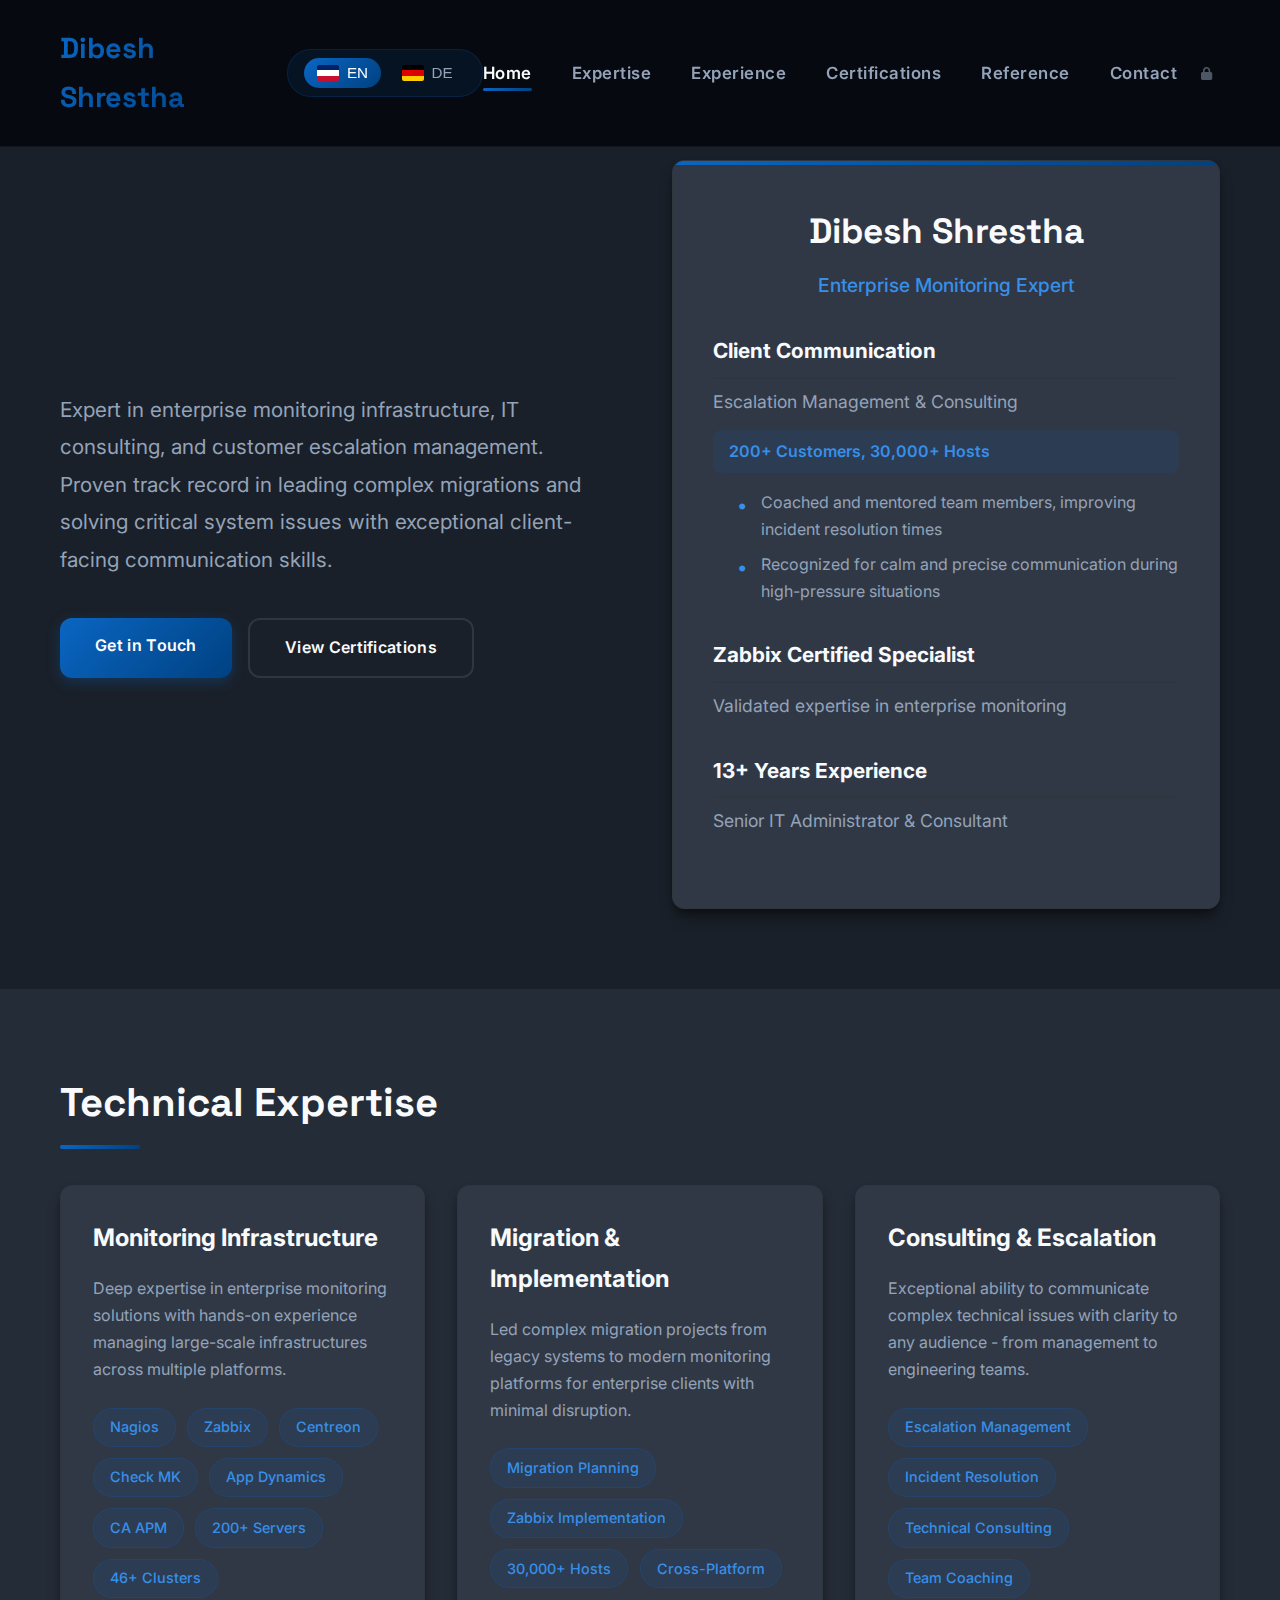
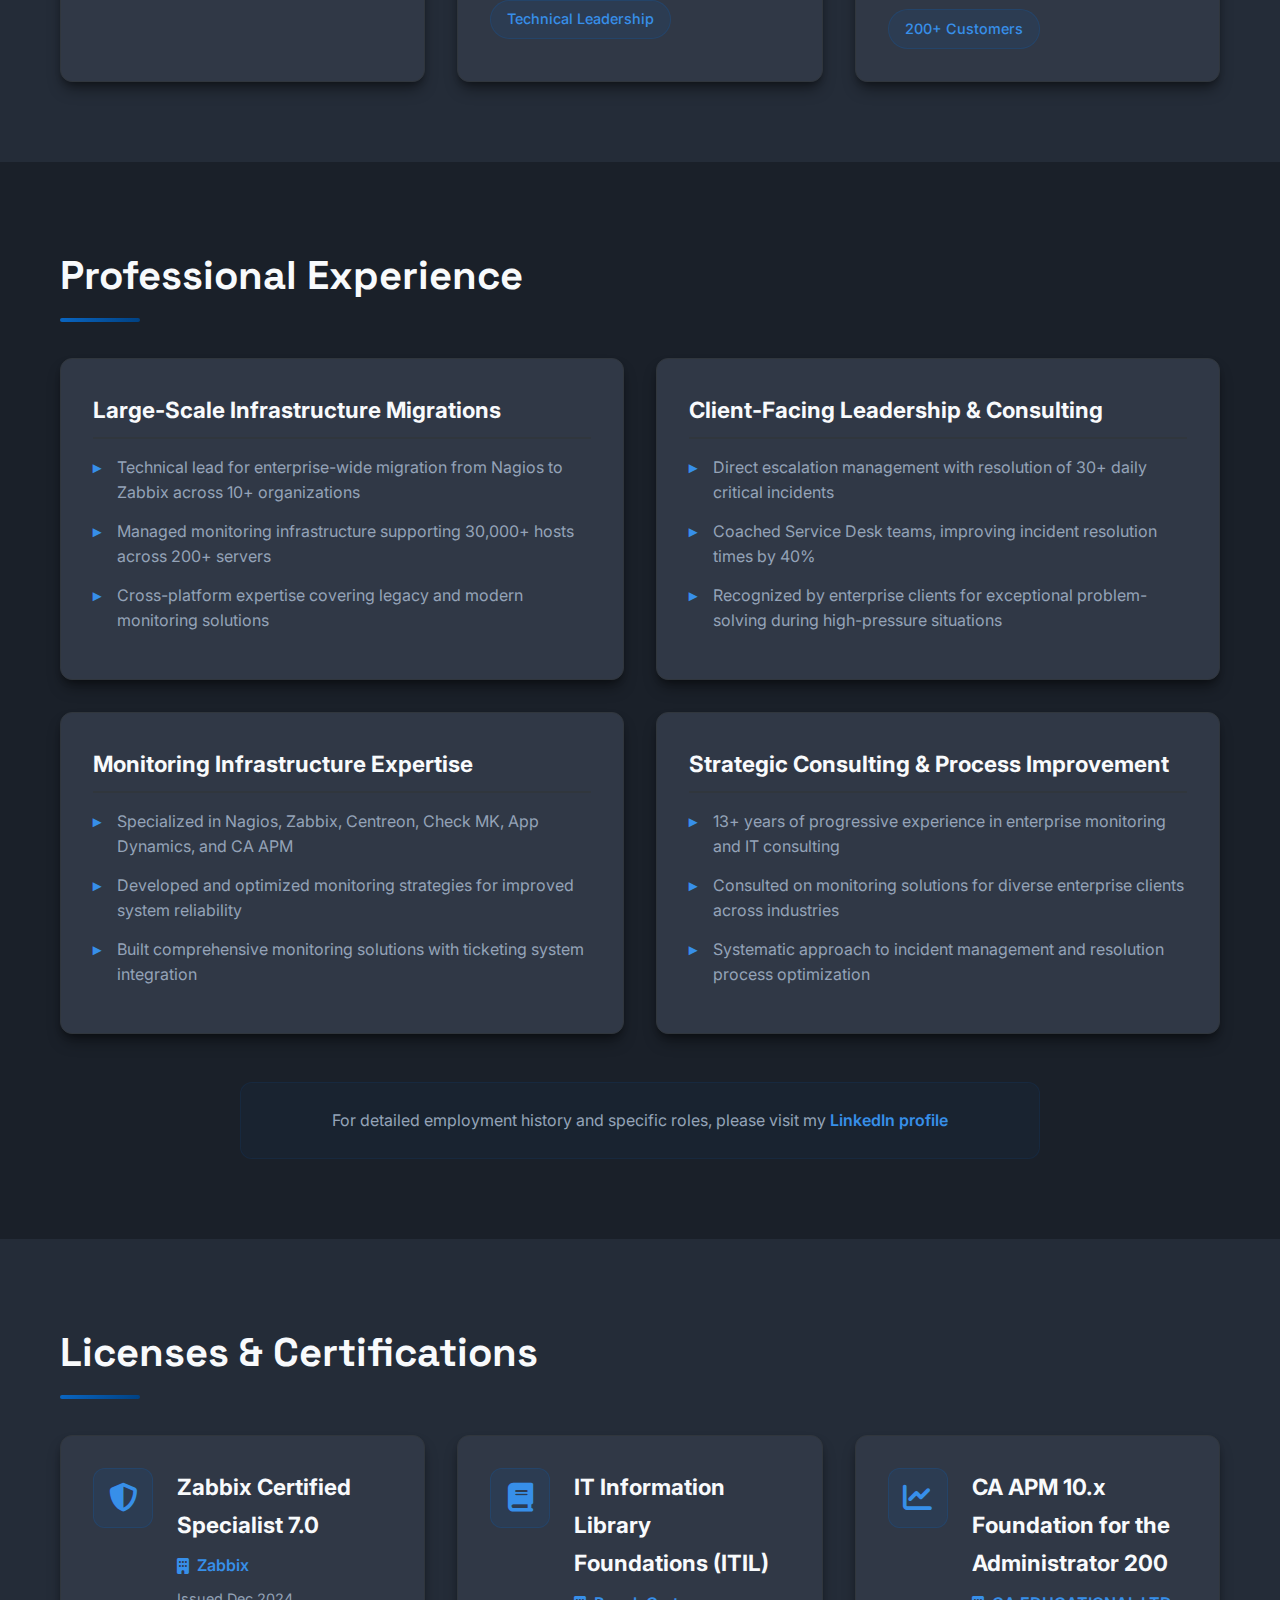
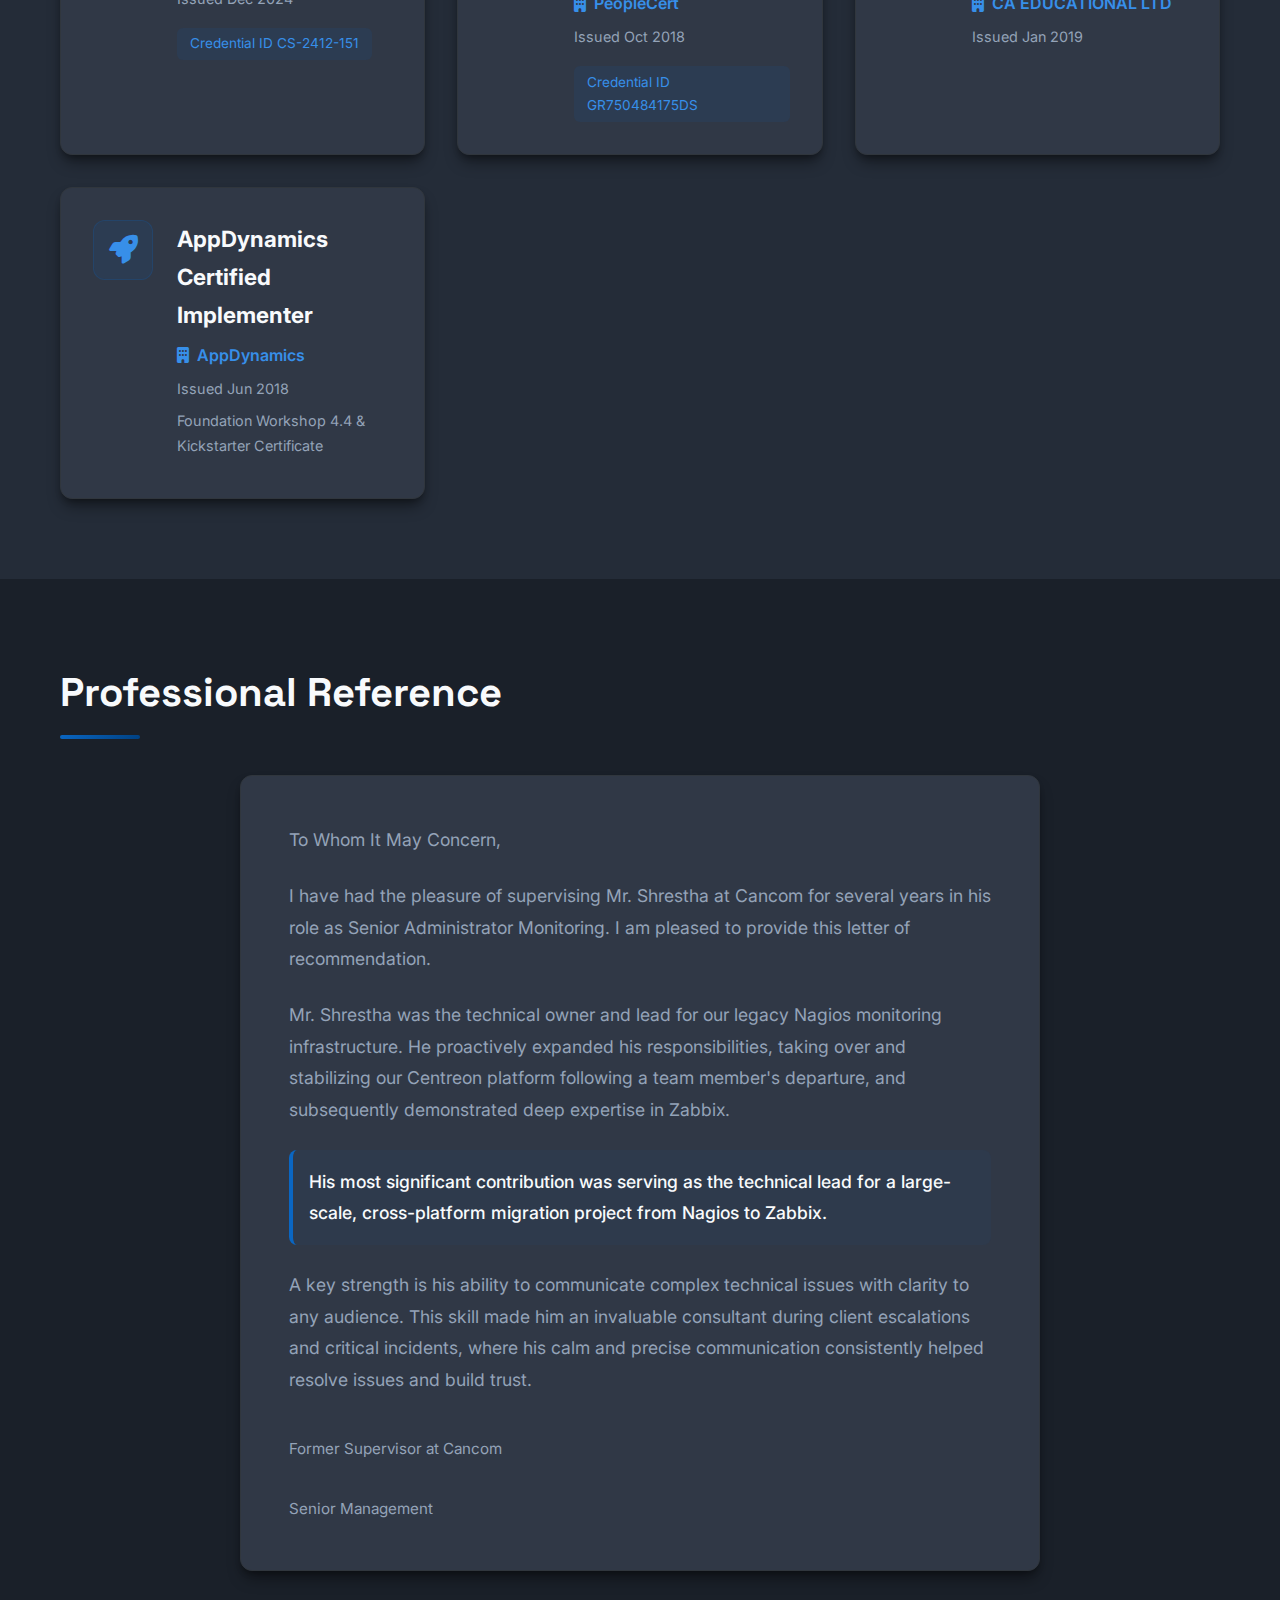
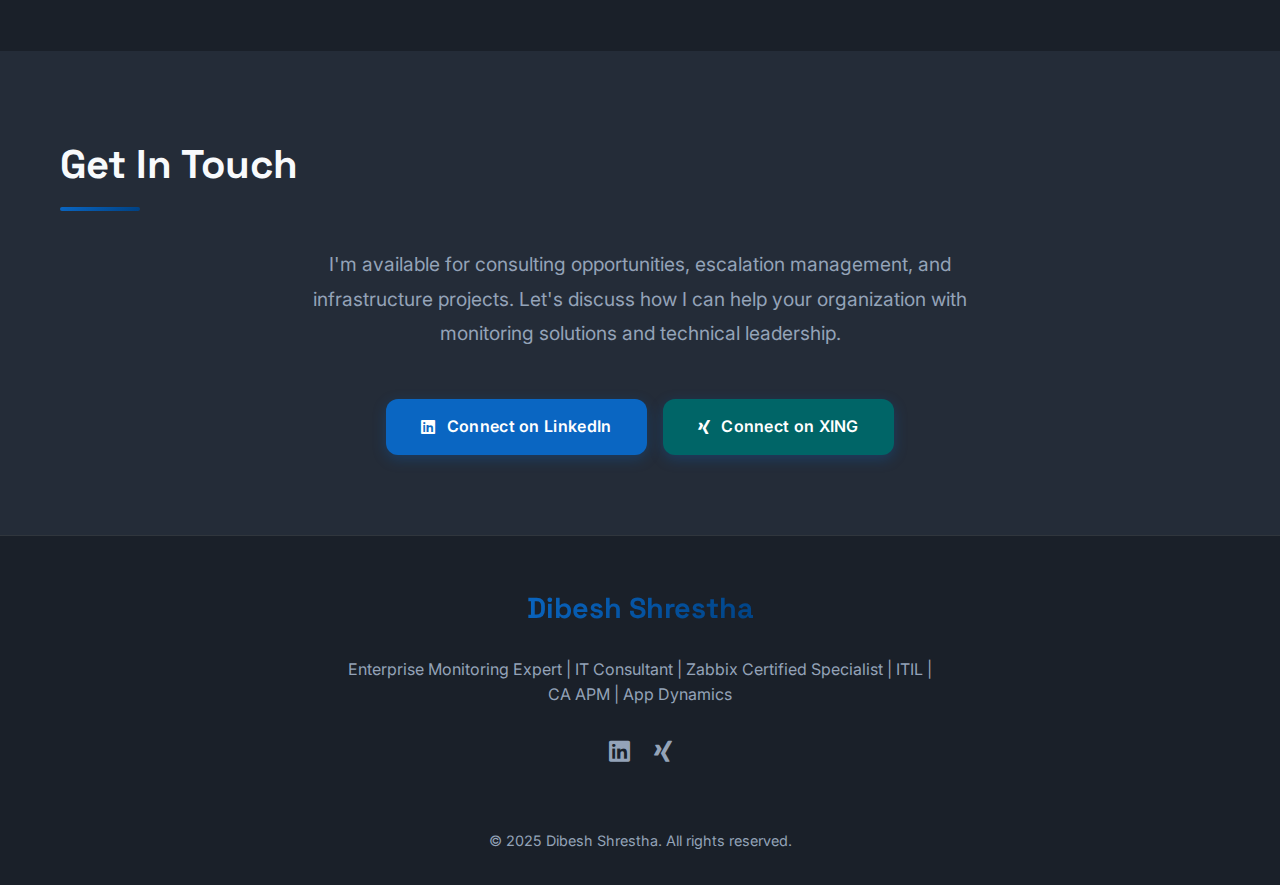
<file: index-blue-dark.html>
<!DOCTYPE html>
<html lang="en" id="htmlLang">
<head>
    <meta charset="UTF-8">
    <meta name="viewport" content="width=device-width, initial-scale=1.0">
    <title>Dibesh Shrestha | Enterprise Monitoring Expert & IT Consultant</title>
    <link rel="stylesheet" href="https://cdnjs.cloudflare.com/ajax/libs/font-awesome/6.4.0/css/all.min.css">
    <link rel="preconnect" href="https://fonts.googleapis.com">
    <link rel="preconnect" href="https://fonts.gstatic.com" crossorigin>
    <link href="https://fonts.googleapis.com/css2?family=Inter:wght@300;400;500;600;700&family=Space+Grotesk:wght@400;500;600;700&display=swap" rel="stylesheet">
    <link rel="icon" href="data:image/svg+xml,<svg xmlns=%22http://www.w3.org/2000/svg%22 viewBox=%220 0 100 100%22><text y=%22.9em%22 font-size=%2290%22>🔧</text></svg>">
    <style>
        :root {
            --primary: #0A66C2;
            --primary-dark: #004182;
            --primary-light: #378FE9;
            --secondary: #94a3b8;
            --dark: #242c38;
            --darker: #1a2029;
            --section-bg: #242c38;
            --card-bg: #303846;
            /* --dark: #0d1117; */
            /* --darker: #06090f; */
            /* --section-bg: #0d1117; */
            /* --card-bg: #161b22; */
            --light: #f8fafc;
            --gray: #30363d;
            --gray-light: #161b22;
            --gray-dark: #8b949e;
            --success: #10b981;
            --border-radius: 12px;
            --shadow: 0 10px 15px -3px rgba(0, 0, 0, 0.4), 0 4px 6px -2px rgba(0, 0, 0, 0.3);
            --transition: all 0.3s cubic-bezier(0.4, 0, 0.2, 1);
            --gradient: linear-gradient(135deg, #0A66C2 0%, #004182 100%);
        }

        * {
            margin: 0;
            padding: 0;
            box-sizing: border-box;
        }

        body {
            font-family: 'Inter', sans-serif;
            line-height: 1.7;
            color: var(--light);
            background-color: var(--darker);
            overflow-x: hidden;
        }

        .container {
            max-width: 1200px;
            margin: 0 auto;
            padding: 0 20px;
        }

        /* Header */
        header {
            padding: 1.5rem 0;
            position: fixed;
            top: 0;
            left: 0;
            width: 100%;
            background-color: rgba(6, 9, 15, 0.97);
            backdrop-filter: blur(10px);
            z-index: 1000;
            border-bottom: 1px solid rgba(48, 54, 61, 0.3);
        }

        .header-content {
            display: flex;
            justify-content: space-between;
            align-items: center;
        }

        .logo {
            font-family: 'Space Grotesk', sans-serif;
            font-weight: 700;
            font-size: 1.8rem;
            background: var(--gradient);
            -webkit-background-clip: text;
            -webkit-text-fill-color: transparent;
            background-clip: text;
        }

        .header-left {
            display: flex;
            align-items: center;
            gap: 2rem;
        }

        .language-switcher {
            display: flex;
            align-items: center;
            gap: 0.5rem;
            background: rgba(10, 102, 194, 0.1);
            padding: 0.5rem 1rem;
            border-radius: 30px;
            border: 1px solid rgba(10, 102, 194, 0.2);
        }

        .language-btn {
            background: transparent;
            border: none;
            cursor: pointer;
            padding: 0.4rem 0.8rem;
            border-radius: 30px;
            transition: var(--transition);
            display: flex;
            align-items: center;
            gap: 0.5rem;
            color: var(--secondary);
            font-size: 0.95rem;
            font-weight: 500;
        }

        .language-btn:hover {
            color: var(--primary-light);
        }

        .language-btn.active {
            background: var(--gradient);
            color: white;
        }

        .flag-icon {
            width: 22px;
            height: 16px;
            border-radius: 2px;
            overflow: hidden;
        }

        .flag-icon.en {
            background: linear-gradient(to bottom, #012169 0%, #012169 33%, #fff 33%, #fff 66%, #c8102e 66%, #c8102e 100%);
        }

        .flag-icon.de {
            background: linear-gradient(to bottom, #000 0%, #000 33%, #dd0000 33%, #dd0000 66%, #ffcc00 66%, #ffcc00 100%);
        }

        nav ul {
            display: flex;
            list-style: none;
            gap: 2.5rem;
        }

        nav a {
            text-decoration: none;
            color: var(--secondary);
            font-weight: 600;
            transition: var(--transition);
            position: relative;
            font-size: 1.05rem;
            letter-spacing: 0.5px;
            padding: 0.5rem 0;
        }

        nav a:hover, nav a.active {
            color: var(--light);
        }

        nav a::after {
            content: '';
            position: absolute;
            bottom: 0;
            left: 0;
            width: 0;
            height: 3px;
            background: var(--gradient);
            transition: var(--transition);
            border-radius: 2px;
        }

        nav a:hover::after, nav a.active::after {
            width: 100%;
        }

        /* Login Button - Very Small */
        .login-btn {
            background: transparent;
            border: none;
            color: var(--secondary);
            cursor: pointer;
            font-size: 0.8rem;
            opacity: 0.5;
            transition: var(--transition);
            margin-left: 1rem;
            padding: 0.2rem 0.5rem;
            border-radius: 4px;
        }

        .login-btn:hover {
            opacity: 0.8;
            background: rgba(10, 102, 194, 0.1);
        }

        .mobile-menu-btn {
            display: none;
            background: none;
            border: none;
            font-size: 1.5rem;
            color: var(--light);
            cursor: pointer;
            background: rgba(10, 102, 194, 0.1);
            width: 48px;
            height: 48px;
            border-radius: 10px;
            align-items: center;
            justify-content: center;
        }

        /* Hero Section - Like your current design */
        .hero {
            padding: 10rem 0 5rem;
            position: relative;
            overflow: hidden;
            background: var(--darker);
        }

        .hero-content {
            display: grid;
            grid-template-columns: 1fr 1fr;
            gap: 4rem;
            align-items: center;
        }

        .hero-text {
            max-width: 600px;
        }

        .hero-description {
            font-size: 1.3rem;
            color: var(--secondary);
            margin-bottom: 2.5rem;
            line-height: 1.8;
        }

        .hero-buttons {
            display: flex;
            gap: 1rem;
            flex-wrap: wrap;
        }

        .btn {
            display: inline-flex;
            align-items: center;
            padding: 0.9rem 2.2rem;
            background: var(--gradient);
            color: white;
            border-radius: var(--border-radius);
            text-decoration: none;
            font-weight: 600;
            transition: var(--transition);
            border: none;
            cursor: pointer;
            font-size: 1rem;
            letter-spacing: 0.3px;
            box-shadow: 0 4px 14px 0 rgba(10, 102, 194, 0.3);
        }

        .btn:hover {
            transform: translateY(-3px);
            box-shadow: 0 6px 20px 0 rgba(10, 102, 194, 0.4);
        }

        .btn-outline {
            background: transparent;
            border: 2px solid var(--gray);
            color: var(--light);
            box-shadow: none;
        }

        .btn-outline:hover {
            border-color: var(--primary);
            background: rgba(10, 102, 194, 0.1);
        }

        .btn-linkedin {
            background: #0A66C2;
        }

        .btn-xing {
            background: #006567;
        }

        /* Profile Card - Like your current design */
        .profile-card {
            background: var(--card-bg);
            border-radius: var(--border-radius);
            padding: 2.5rem;
            box-shadow: var(--shadow);
            border: 1px solid var(--gray);
            position: relative;
            overflow: hidden;
        }

        .profile-card::before {
            content: '';
            position: absolute;
            top: 0;
            left: 0;
            width: 100%;
            height: 4px;
            background: var(--gradient);
        }

        .profile-header {
            margin-bottom: 2rem;
            text-align: center;
        }

        .profile-header h2 {
            font-family: 'Space Grotesk', sans-serif;
            font-size: 2.2rem;
            color: var(--light);
            margin-bottom: 0.5rem;
        }

        .profile-header h3 {
            font-size: 1.2rem;
            color: var(--primary-light);
            font-weight: 500;
        }

        .detail-item {
            margin-bottom: 2rem;
        }

        .detail-item h4 {
            font-size: 1.3rem;
            color: var(--light);
            margin-bottom: 0.5rem;
            border-bottom: 2px solid var(--gray);
            padding-bottom: 0.5rem;
        }

        .detail-item p {
            color: var(--secondary);
            margin-bottom: 0.8rem;
            font-size: 1.1rem;
        }

        .highlight-text {
            background: rgba(10, 102, 194, 0.1);
            padding: 0.5rem 1rem;
            border-radius: 8px;
            color: var(--primary-light);
            font-weight: 600;
            display: inline-block;
            margin: 0.5rem 0 1rem 0;
            font-size: 1rem;
        }

        .detail-item ul {
            list-style: none;
            padding-left: 1.5rem;
            margin-top: 0.5rem;
        }

        .detail-item li {
            color: var(--secondary);
            margin-bottom: 0.5rem;
            position: relative;
            padding-left: 1.5rem;
        }

        .detail-item li:before {
            content: "•";
            color: var(--primary-light);
            position: absolute;
            left: 0;
            font-size: 1.2rem;
        }

        /* Sections */
        .section {
            padding: 5rem 0;
        }

        .section-title {
            font-family: 'Space Grotesk', sans-serif;
            font-size: 2.5rem;
            margin-bottom: 3rem;
            position: relative;
            display: inline-block;
            color: var(--light);
        }

        .section-title::after {
            content: '';
            position: absolute;
            bottom: -12px;
            left: 0;
            width: 80px;
            height: 4px;
            background: var(--gradient);
            border-radius: 2px;
        }

        /* Skills Grid - Like your current design */
        .skills-grid {
            display: grid;
            grid-template-columns: repeat(auto-fill, minmax(350px, 1fr));
            gap: 2rem;
        }

        .skill-card {
            background: var(--card-bg);
            padding: 2rem;
            border-radius: var(--border-radius);
            box-shadow: var(--shadow);
            border: 1px solid var(--gray);
            transition: var(--transition);
        }

        .skill-card:hover {
            transform: translateY(-5px);
            border-color: rgba(10, 102, 194, 0.3);
            box-shadow: 0 15px 20px -5px rgba(0, 0, 0, 0.3);
        }

        .skill-card h3 {
            font-size: 1.5rem;
            margin-bottom: 1rem;
            color: var(--light);
        }

        .skill-card p {
            color: var(--secondary);
            margin-bottom: 1.5rem;
            line-height: 1.7;
        }

        .skill-tags {
            display: flex;
            flex-wrap: wrap;
            gap: 0.7rem;
            margin-top: 1.5rem;
        }

        .tag {
            background: rgba(10, 102, 194, 0.1);
            color: var(--primary-light);
            padding: 0.4rem 1rem;
            border-radius: 20px;
            font-size: 0.9rem;
            font-weight: 500;
            border: 1px solid rgba(10, 102, 194, 0.2);
        }

        /* Experience Section - Like your current design */
        .experience-grid {
            display: grid;
            grid-template-columns: repeat(auto-fill, minmax(400px, 1fr));
            gap: 2rem;
        }

        .experience-card {
            background: var(--card-bg);
            padding: 2rem;
            border-radius: var(--border-radius);
            box-shadow: var(--shadow);
            border: 1px solid var(--gray);
            transition: var(--transition);
        }

        .experience-card:hover {
            transform: translateY(-5px);
            border-color: rgba(10, 102, 194, 0.3);
        }

        .experience-card h3 {
            font-size: 1.4rem;
            margin-bottom: 1rem;
            color: var(--light);
            border-bottom: 2px solid var(--gray);
            padding-bottom: 0.5rem;
        }

        .experience-card ul {
            list-style: none;
            padding-left: 0;
        }

        .experience-card li {
            margin-bottom: 0.8rem;
            color: var(--secondary);
            position: relative;
            padding-left: 1.5rem;
            line-height: 1.6;
        }

        .experience-card li:before {
            content: "▸";
            color: var(--primary-light);
            position: absolute;
            left: 0;
            font-weight: bold;
        }

        .experience-note {
            text-align: center;
            padding: 1.5rem;
            background: rgba(10, 102, 194, 0.05);
            border-radius: var(--border-radius);
            border: 1px solid rgba(10, 102, 194, 0.1);
            color: var(--secondary);
            margin-top: 3rem;
            max-width: 800px;
            margin-left: auto;
            margin-right: auto;
        }

        .experience-note a {
            color: var(--primary-light);
            text-decoration: none;
            font-weight: 600;
        }

        .experience-note a:hover {
            text-decoration: underline;
        }

        /* Certifications Section - NEW */
        .certifications-grid {
            display: grid;
            grid-template-columns: repeat(auto-fill, minmax(350px, 1fr));
            gap: 2rem;
        }

        .certification-card {
            background: var(--card-bg);
            padding: 2rem;
            border-radius: var(--border-radius);
            box-shadow: var(--shadow);
            border: 1px solid var(--gray);
            transition: var(--transition);
            display: flex;
            gap: 1.5rem;
            align-items: flex-start;
        }

        .certification-card:hover {
            transform: translateY(-5px);
            border-color: rgba(10, 102, 194, 0.3);
            box-shadow: 0 15px 20px -5px rgba(0, 0, 0, 0.3);
        }

        .cert-icon {
            width: 60px;
            height: 60px;
            background: rgba(10, 102, 194, 0.1);
            border-radius: 12px;
            display: flex;
            align-items: center;
            justify-content: center;
            font-size: 1.8rem;
            color: var(--primary-light);
            flex-shrink: 0;
            border: 1px solid rgba(10, 102, 194, 0.2);
        }

        .cert-content h3 {
            font-size: 1.4rem;
            margin-bottom: 0.5rem;
            color: var(--light);
        }

        .cert-issuer {
            color: var(--primary-light);
            font-weight: 600;
            margin-bottom: 0.5rem;
            display: flex;
            align-items: center;
            gap: 0.5rem;
        }

        .cert-details {
            color: var(--secondary);
            font-size: 0.9rem;
            margin-bottom: 0.5rem;
        }

        .cert-id {
            background: rgba(10, 102, 194, 0.1);
            padding: 0.3rem 0.8rem;
            border-radius: 6px;
            color: var(--primary-light);
            font-size: 0.85rem;
            display: inline-block;
            margin-top: 0.5rem;
        }

        /* Reference Section - Like your current design */
        .reference-card {
            background: var(--card-bg);
            padding: 3rem;
            border-radius: var(--border-radius);
            box-shadow: var(--shadow);
            border: 1px solid var(--gray);
            max-width: 800px;
            margin: 0 auto;
        }

        .reference-content p {
            margin-bottom: 1.5rem;
            font-size: 1.1rem;
            line-height: 1.8;
            color: var(--secondary);
        }

        .reference-content p.highlight {
            color: var(--light);
            font-weight: 500;
            background: rgba(10, 102, 194, 0.05);
            padding: 1rem;
            border-radius: 8px;
            border-left: 4px solid var(--primary);
        }

        .reference-author {
            margin-top: 2.5rem;
            font-weight: 600;
            color: var(--primary-light);
            font-size: 1.1rem;
        }

        .reference-author span {
            display: block;
            color: var(--secondary);
            font-weight: 400;
            font-size: 0.95rem;
            margin-top: 0.3rem;
        }

        /* Contact Section - Like your current design */
        .contact-description {
            font-size: 1.2rem;
            margin-bottom: 3rem;
            color: var(--secondary);
            max-width: 700px;
            margin-left: auto;
            margin-right: auto;
            line-height: 1.8;
            text-align: center;
        }

        .contact-buttons {
            display: flex;
            gap: 1rem;
            justify-content: center;
            margin-top: 2rem;
            flex-wrap: wrap;
        }

        /* Footer - Like your current design */
        footer {
            background: var(--darker);
            padding: 3rem 0 2rem;
            border-top: 1px solid var(--gray);
        }

        .footer-content {
            display: flex;
            flex-direction: column;
            align-items: center;
            gap: 1.5rem;
        }

        .footer-logo {
            font-family: 'Space Grotesk', sans-serif;
            font-weight: 700;
            font-size: 1.8rem;
            background: var(--gradient);
            -webkit-background-clip: text;
            -webkit-text-fill-color: transparent;
            background-clip: text;
        }

        .footer-tagline {
            color: var(--secondary);
            text-align: center;
            max-width: 600px;
            line-height: 1.6;
        }

        .social-links {
            display: flex;
            gap: 1.5rem;
        }

        .social-links a {
            color: var(--secondary);
            text-decoration: none;
            font-size: 1.5rem;
            transition: var(--transition);
        }

        .social-links a:hover {
            color: var(--primary-light);
        }

        .copyright {
            color: var(--secondary);
            font-size: 0.9rem;
            text-align: center;
            margin-top: 2rem;
        }

        /* Login Modal */
        .login-modal {
            display: none;
            position: fixed;
            top: 0;
            left: 0;
            width: 100%;
            height: 100%;
            background: rgba(6, 9, 15, 0.95);
            backdrop-filter: blur(10px);
            z-index: 2000;
            align-items: center;
            justify-content: center;
        }

        .login-modal.active {
            display: flex;
        }

        .login-box {
            background: var(--card-bg);
            padding: 3rem;
            border-radius: var(--border-radius);
            box-shadow: var(--shadow);
            border: 1px solid rgba(10, 102, 194, 0.3);
            width: 90%;
            max-width: 400px;
            text-align: center;
            position: relative;
        }

        .login-box h3 {
            font-size: 1.8rem;
            margin-bottom: 1.5rem;
            color: var(--light);
        }

        .login-input {
            width: 100%;
            padding: 1rem;
            margin-bottom: 1.5rem;
            background: rgba(22, 27, 34, 0.8);
            border: 1px solid var(--gray);
            border-radius: var(--border-radius);
            color: var(--light);
            font-size: 1rem;
        }

        .login-input:focus {
            outline: none;
            border-color: var(--primary);
        }

        .login-error {
            color: #f87171;
            margin-bottom: 1rem;
            font-size: 0.9rem;
            display: none;
        }

        .login-close {
            position: absolute;
            top: 1rem;
            right: 1rem;
            background: none;
            border: none;
            color: var(--secondary);
            font-size: 1.5rem;
            cursor: pointer;
        }

        /* Mobile Navigation */
        .mobile-nav {
            position: fixed;
            top: 90px;
            left: 0;
            width: 100%;
            background: rgba(6, 9, 15, 0.95);
            padding: 1.5rem;
            box-shadow: var(--shadow);
            z-index: 999;
            border-top: 1px solid var(--gray);
            backdrop-filter: blur(10px);
            display: none;
        }

        .mobile-nav.active {
            display: block;
        }

        .mobile-nav ul {
            flex-direction: column;
            gap: 1.2rem;
        }

        .mobile-nav a {
            display: block;
            padding: 0.8rem 0;
            font-size: 1.1rem;
        }

        .mobile-language-switcher {
            display: none;
            justify-content: center;
            margin-top: 1.5rem;
            gap: 1rem;
        }

        /* Language-specific content */
        .lang-en {
            display: block;
        }
        
        .lang-de {
            display: none;
        }

        /* Responsive */
        @media (max-width: 992px) {
            .hero-content {
                grid-template-columns: 1fr;
                text-align: center;
                gap: 3rem;
            }
            
            .skills-grid,
            .experience-grid,
            .certifications-grid {
                grid-template-columns: 1fr;
            }
            
            .language-switcher {
                display: none;
            }
            
            .mobile-language-switcher {
                display: flex;
            }
            
            .login-btn {
                display: none;
            }
            
            nav {
                display: none;
            }
            
            .mobile-menu-btn {
                display: flex;
            }
        }

        @media (max-width: 768px) {
            .hero {
                padding: 8rem 0 3rem;
            }
            
            .section-title {
                font-size: 2rem;
            }
            
            .certification-card {
                flex-direction: column;
                gap: 1rem;
            }
            
            .cert-icon {
                width: 50px;
                height: 50px;
                font-size: 1.5rem;
            }
            
            .contact-buttons {
                flex-direction: column;
                align-items: center;
            }
        }

        @media (max-width: 576px) {
            .btn {
                padding: 0.8rem 1.8rem;
                font-size: 0.95rem;
            }
            
            .section {
                padding: 3rem 0;
            }
            
            .profile-card,
            .skill-card,
            .experience-card,
            .certification-card {
                padding: 1.5rem;
            }
            
            .reference-card {
                padding: 2rem;
            }
            
            .login-box {
                padding: 2rem;
                margin: 1rem;
            }
        }
    </style>
</head>
<body>
    <!-- Login Modal -->
    <div class="login-modal" id="loginModal">
        <div class="login-box">
            <button class="login-close" id="loginClose">
                <i class="fas fa-times"></i>
            </button>
            <h3 class="lang-en">Admin Login</h3>
            <h3 class="lang-de" style="display: none;">Admin Login</h3>
            <div class="login-error" id="loginError">
                <span class="lang-en">Invalid password</span>
                <span class="lang-de" style="display: none;">Ungültiges Passwort</span>
            </div>
            <input type="password" class="login-input" id="passwordInput" placeholder="Enter admin password">
            <button class="btn" id="loginSubmit">
                <span class="lang-en">Login</span>
                <span class="lang-de" style="display: none;">Anmelden</span>
            </button>
        </div>
    </div>

    <!-- Header -->
    <header>
        <div class="container">
            <div class="header-content">
                <div class="header-left">
                    <div class="logo">Dibesh Shrestha</div>
                    <div class="language-switcher">
                        <button class="language-btn active" id="langEn">
                            <div class="flag-icon en"></div>
                            EN
                        </button>
                        <button class="language-btn" id="langDe">
                            <div class="flag-icon de"></div>
                            DE
                        </button>
                    </div>
                </div>
                <nav>
                    <ul>
                        <li><a href="#home" class="active" data-en="Home" data-de="Start">Home</a></li>
                        <li><a href="#expertise" data-en="Expertise" data-de="Expertise">Expertise</a></li>
                        <li><a href="#experience" data-en="Experience" data-de="Erfahrung">Experience</a></li>
                        <li><a href="#certifications" data-en="Certifications" data-de="Zertifizierungen">Certifications</a></li>
                        <li><a href="#reference" data-en="Reference" data-de="Referenz">Reference</a></li>
                        <li><a href="#contact" data-en="Contact" data-de="Kontakt">Contact</a></li>
                    </ul>
                </nav>
                <div>
                    <button class="login-btn" id="loginBtn" title="Admin Login">
                        <i class="fas fa-lock"></i>
                    </button>
                    <button class="mobile-menu-btn" id="mobileMenuBtn">
                        <i class="fas fa-bars"></i>
                    </button>
                </div>
            </div>
        </div>
    </header>

    <!-- Mobile Navigation -->
    <div class="mobile-nav" id="mobileNav">
        <ul>
            <li><a href="#home" class="active" data-en="Home" data-de="Start">Home</a></li>
            <li><a href="#expertise" data-en="Expertise" data-de="Expertise">Expertise</a></li>
            <li><a href="#experience" data-en="Experience" data-de="Erfahrung">Experience</a></li>
            <li><a href="#certifications" data-en="Certifications" data-de="Zertifizierungen">Certifications</a></li>
            <li><a href="#reference" data-en="Reference" data-de="Referenz">Reference</a></li>
            <li><a href="#contact" data-en="Contact" data-de="Kontakt">Contact</a></li>
        </ul>
        <div class="mobile-language-switcher">
            <button class="language-btn active" id="langEnMobile">
                <div class="flag-icon en"></div>
                English
            </button>
            <button class="language-btn" id="langDeMobile">
                <div class="flag-icon de"></div>
                Deutsch
            </button>
        </div>
    </div>

    <!-- Hero Section -->
    <section class="hero" id="home">
        <div class="container">
            <div class="hero-content">
                <div class="hero-text">
                    <p class="lang-en hero-description">
                        Expert in enterprise monitoring infrastructure, IT consulting, and customer escalation management. Proven track record in leading complex migrations and solving critical system issues with exceptional client-facing communication skills.
                    </p>
                    <p class="lang-de hero-description" style="display: none;">
                        Experte für Enterprise-Monitoring-Infrastruktur, IT-Beratung und Eskalationsmanagement. Bewährte Erfolgsbilanz bei der Leitung komplexer Migrationen und Lösung kritischer Systemprobleme mit herausragenden Kundenkommunikationsfähigkeiten.
                    </p>
                    
                    <div class="hero-buttons">
                        <a href="#contact" class="btn lang-en">Get in Touch</a>
                        <a href="#contact" class="btn lang-de" style="display: none;">Kontakt aufnehmen</a>
                        <a href="#certifications" class="btn btn-outline lang-en">View Certifications</a>
                        <a href="#certifications" class="btn btn-outline lang-de" style="display: none;">Zertifizierungen anzeigen</a>
                    </div>
                </div>
                
                <div class="profile-card">
                    <div class="profile-header">
                        <h2 class="lang-en">Dibesh Shrestha</h2>
                        <h2 class="lang-de" style="display: none;">Dibesh Shrestha</h2>
                        <h3 class="lang-en">Enterprise Monitoring Expert</h3>
                        <h3 class="lang-de" style="display: none;">Enterprise-Monitoring-Experte</h3>
                    </div>
                    
                    <div class="detail-item">
                        <h4 class="lang-en">Client Communication</h4>
                        <h4 class="lang-de" style="display: none;">Kundenkommunikation</h4>
                        <p class="lang-en">Escalation Management & Consulting</p>
                        <p class="lang-de" style="display: none;">Eskalationsmanagement & Beratung</p>
                        <div class="highlight-text lang-en">200+ Customers, 30,000+ Hosts</div>
                        <div class="highlight-text lang-de" style="display: none;">200+ Kunden, 30.000+ Hosts</div>
                        <ul>
                            <li class="lang-en">Coached and mentored team members, improving incident resolution times</li>
                            <li class="lang-de" style="display: none;">Trainierte und betreute Teammitglieder, verbesserte Incident-Lösungszeiten</li>
                            <li class="lang-en">Recognized for calm and precise communication during high-pressure situations</li>
                            <li class="lang-de" style="display: none;">Anerkannt für ruhige und präzise Kommunikation in Drucksituationen</li>
                        </ul>
                    </div>
                    
                    <div class="detail-item">
                        <h4 class="lang-en">Zabbix Certified Specialist</h4>
                        <h4 class="lang-de" style="display: none;">Zabbix Zertifizierter Specialist</h4>
                        <p class="lang-en">Validated expertise in enterprise monitoring</p>
                        <p class="lang-de" style="display: none;">Validierte Expertise im Enterprise-Monitoring</p>
                    </div>
                    
                    <div class="detail-item">
                        <h4 class="lang-en">13+ Years Experience</h4>
                        <h4 class="lang-de" style="display: none;">13+ Jahre Erfahrung</h4>
                        <p class="lang-en">Senior IT Administrator & Consultant</p>
                        <p class="lang-de" style="display: none;">Senior IT Administrator & Berater</p>
                    </div>
                </div>
            </div>
        </div>
    </section>

    <!-- Expertise Section -->
    <section class="section" id="expertise" style="background: var(--section-bg);">
        <div class="container">
            <h2 class="section-title lang-en">Technical Expertise</h2>
            <h2 class="section-title lang-de" style="display: none;">Technische Expertise</h2>
            
            <div class="skills-grid">
                <div class="skill-card">
                    <h3 class="lang-en">Monitoring Infrastructure</h3>
                    <h3 class="lang-de" style="display: none;">Monitoring-Infrastruktur</h3>
                    <p class="lang-en">Deep expertise in enterprise monitoring solutions with hands-on experience managing large-scale infrastructures across multiple platforms.</p>
                    <p class="lang-de" style="display: none;">Umfassende Expertise in Enterprise-Monitoring-Lösungen mit praktischer Erfahrung in der Verwaltung groß angelegter Infrastrukturen über mehrere Plattformen hinweg.</p>
                    <div class="skill-tags">
                        <span class="tag">Nagios</span>
                        <span class="tag">Zabbix</span>
                        <span class="tag">Centreon</span>
                        <span class="tag">Check MK</span>
                        <span class="tag">App Dynamics</span>
                        <span class="tag">CA APM</span>
                        <span class="tag lang-en">200+ Servers</span>
                        <span class="tag lang-de" style="display: none;">200+ Server</span>
                        <span class="tag lang-en">46+ Clusters</span>
                        <span class="tag lang-de" style="display: none;">46+ Cluster</span>
                    </div>
                </div>
                
                <div class="skill-card">
                    <h3 class="lang-en">Migration & Implementation</h3>
                    <h3 class="lang-de" style="display: none;">Migration & Implementierung</h3>
                    <p class="lang-en">Led complex migration projects from legacy systems to modern monitoring platforms for enterprise clients with minimal disruption.</p>
                    <p class="lang-de" style="display: none;">Leitung komplexer Migrationsprojekte von Legacy-Systemen zu modernen Monitoring-Plattformen für Unternehmenskunden mit minimalen Unterbrechungen.</p>
                    <div class="skill-tags">
                        <span class="tag lang-en">Migration Planning</span>
                        <span class="tag lang-de" style="display: none;">Migrationsplanung</span>
                        <span class="tag lang-en">Zabbix Implementation</span>
                        <span class="tag lang-de" style="display: none;">Zabbix-Implementierung</span>
                        <span class="tag">30,000+ Hosts</span>
                        <span class="tag lang-en">Cross-Platform</span>
                        <span class="tag lang-de" style="display: none;">Plattformübergreifend</span>
                        <span class="tag lang-en">Technical Leadership</span>
                        <span class="tag lang-de" style="display: none;">Technische Leitung</span>
                    </div>
                </div>
                
                <div class="skill-card">
                    <h3 class="lang-en">Consulting & Escalation</h3>
                    <h3 class="lang-de" style="display: none;">Beratung & Eskalation</h3>
                    <p class="lang-en">Exceptional ability to communicate complex technical issues with clarity to any audience - from management to engineering teams.</p>
                    <p class="lang-de" style="display: none;">Außergewöhnliche Fähigkeit, komplexe technische Probleme klar für jedes Publikum zu kommunizieren - vom Management bis zu Engineering-Teams.</p>
                    <div class="skill-tags">
                        <span class="tag lang-en">Escalation Management</span>
                        <span class="tag lang-de" style="display: none;">Eskalationsmanagement</span>
                        <span class="tag lang-en">Incident Resolution</span>
                        <span class="tag lang-de" style="display: none;">Incident-Lösung</span>
                        <span class="tag lang-en">Technical Consulting</span>
                        <span class="tag lang-de" style="display: none;">Technische Beratung</span>
                        <span class="tag lang-en">Team Coaching</span>
                        <span class="tag lang-de" style="display: none;">Team-Coaching</span>
                        <span class="tag">200+ Customers</span>
                    </div>
                </div>
            </div>
        </div>
    </section>

    <!-- Experience Section -->
    <section class="section" id="experience">
        <div class="container">
            <h2 class="section-title lang-en">Professional Experience</h2>
            <h2 class="section-title lang-de" style="display: none;">Berufserfahrung</h2>
            
            <div class="experience-grid">
                <div class="experience-card">
                    <h3 class="lang-en">Large-Scale Infrastructure Migrations</h3>
                    <h3 class="lang-de" style="display: none;">Groß angelegte Infrastruktur-Migrationen</h3>
                    <ul>
                        <li class="lang-en">Technical lead for enterprise-wide migration from Nagios to Zabbix across 10+ organizations</li>
                        <li class="lang-de" style="display: none;">Technischer Leiter für unternehmensweite Migration von Nagios zu Zabbix bei 10+ Organisationen</li>
                        <li class="lang-en">Managed monitoring infrastructure supporting 30,000+ hosts across 200+ servers</li>
                        <li class="lang-de" style="display: none;">Verwaltung der Monitoring-Infrastruktur für 30.000+ Hosts über 200+ Server</li>
                        <li class="lang-en">Cross-platform expertise covering legacy and modern monitoring solutions</li>
                        <li class="lang-de" style="display: none;">Plattformübergreifende Expertise für Legacy- und moderne Monitoring-Lösungen</li>
                    </ul>
                </div>
                
                <div class="experience-card">
                    <h3 class="lang-en">Client-Facing Leadership & Consulting</h3>
                    <h3 class="lang-de" style="display: none;">Kundenorientierte Führung & Beratung</h3>
                    <ul>
                        <li class="lang-en">Direct escalation management with resolution of 30+ daily critical incidents</li>
                        <li class="lang-de" style="display: none;">Direktes Eskalationsmanagement mit Lösung von 30+ täglichen kritischen Incidents</li>
                        <li class="lang-en">Coached Service Desk teams, improving incident resolution times by 40%</li>
                        <li class="lang-de" style="display: none;">Trainierte Service Desk Teams, verbesserte Incident-Lösungszeiten um 40%</li>
                        <li class="lang-en">Recognized by enterprise clients for exceptional problem-solving during high-pressure situations</li>
                        <li class="lang-de" style="display: none;">Von Unternehmenskunden anerkannt für außergewöhnliche Problemlösung in Drucksituationen</li>
                    </ul>
                </div>
                
                <div class="experience-card">
                    <h3 class="lang-en">Monitoring Infrastructure Expertise</h3>
                    <h3 class="lang-de" style="display: none;">Monitoring-Infrastruktur-Expertise</h3>
                    <ul>
                        <li class="lang-en">Specialized in Nagios, Zabbix, Centreon, Check MK, App Dynamics, and CA APM</li>
                        <li class="lang-de" style="display: none;">Spezialisierung auf Nagios, Zabbix, Centreon, Check MK, App Dynamics und CA APM</li>
                        <li class="lang-en">Developed and optimized monitoring strategies for improved system reliability</li>
                        <li class="lang-de" style="display: none;">Entwicklung und Optimierung von Monitoring-Strategien für verbesserte Systemzuverlässigkeit</li>
                        <li class="lang-en">Built comprehensive monitoring solutions with ticketing system integration</li>
                        <li class="lang-de" style="display: none;">Aufbau umfassender Monitoring-Lösungen mit Ticketing-System-Integration</li>
                    </ul>
                </div>
                
                <div class="experience-card">
                    <h3 class="lang-en">Strategic Consulting & Process Improvement</h3>
                    <h3 class="lang-de" style="display: none;">Strategische Beratung & Prozessverbesserung</h3>
                    <ul>
                        <li class="lang-en">13+ years of progressive experience in enterprise monitoring and IT consulting</li>
                        <li class="lang-de" style="display: none;">13+ Jahre progressive Erfahrung im Enterprise-Monitoring und IT-Beratung</li>
                        <li class="lang-en">Consulted on monitoring solutions for diverse enterprise clients across industries</li>
                        <li class="lang-de" style="display: none;">Beratung zu Monitoring-Lösungen für verschiedene Unternehmenskunden in verschiedenen Branchen</li>
                        <li class="lang-en">Systematic approach to incident management and resolution process optimization</li>
                        <li class="lang-de" style="display: none;">Systematischer Ansatz für Incident-Management und Optimierung des Lösungsprozesses</li>
                    </ul>
                </div>
            </div>
            
            <div class="experience-note">
                <p class="lang-en">For detailed employment history and specific roles, please visit my <a href="https://www.linkedin.com/in/dibesh-shrestha-36541376/" target="_blank">LinkedIn profile</a></p>
                <p class="lang-de" style="display: none;">Für detaillierte Beschäftigungsgeschichte und spezifische Rollen, besuchen Sie bitte mein <a href="https://www.linkedin.com/in/dibesh-shrestha-36541376/" target="_blank">LinkedIn-Profil</a></p>
            </div>
        </div>
    </section>

    <!-- Certifications Section - NEW -->
    <section class="section" id="certifications" style="background: var(--section-bg);">
        <div class="container">
            <h2 class="section-title lang-en">Licenses & Certifications</h2>
            <h2 class="section-title lang-de" style="display: none;">Lizenzen & Zertifizierungen</h2>
            
            <div class="certifications-grid">
                <!-- Zabbix Certification -->
                <div class="certification-card">
                    <div class="cert-icon">
                        <i class="fas fa-shield-alt"></i>
                    </div>
                    <div class="cert-content">
                        <h3 class="lang-en">Zabbix Certified Specialist 7.0</h3>
                        <h3 class="lang-de" style="display: none;">Zabbix Certified Specialist 7.0</h3>
                        <div class="cert-issuer">
                            <i class="fas fa-building"></i>
                            <span>Zabbix</span>
                        </div>
                        <div class="cert-details">
                            <span class="lang-en">Issued Dec 2024</span>
                            <span class="lang-de" style="display: none;">Ausgestellt Dez 2024</span>
                        </div>
                        <div class="cert-id">Credential ID CS-2412-151</div>
                    </div>
                </div>
                
                <!-- ITIL Certification -->
                <div class="certification-card">
                    <div class="cert-icon">
                        <i class="fas fa-book"></i>
                    </div>
                    <div class="cert-content">
                        <h3 class="lang-en">IT Information Library Foundations (ITIL)</h3>
                        <h3 class="lang-de" style="display: none;">IT Information Library Foundations (ITIL)</h3>
                        <div class="cert-issuer">
                            <i class="fas fa-building"></i>
                            <span>PeopleCert</span>
                        </div>
                        <div class="cert-details">
                            <span class="lang-en">Issued Oct 2018</span>
                            <span class="lang-de" style="display: none;">Ausgestellt Okt 2018</span>
                        </div>
                        <div class="cert-id">Credential ID GR750484175DS</div>
                    </div>
                </div>
                
                <!-- CA APM Certification -->
                <div class="certification-card">
                    <div class="cert-icon">
                        <i class="fas fa-chart-line"></i>
                    </div>
                    <div class="cert-content">
                        <h3 class="lang-en">CA APM 10.x Foundation for the Administrator 200</h3>
                        <h3 class="lang-de" style="display: none;">CA APM 10.x Foundation for the Administrator 200</h3>
                        <div class="cert-issuer">
                            <i class="fas fa-building"></i>
                            <span>CA EDUCATIONAL LTD</span>
                        </div>
                        <div class="cert-details">
                            <span class="lang-en">Issued Jan 2019</span>
                            <span class="lang-de" style="display: none;">Ausgestellt Jan 2019</span>
                        </div>
                    </div>
                </div>
                
                <!-- AppDynamics Certifications -->
                <div class="certification-card">
                    <div class="cert-icon">
                        <i class="fas fa-rocket"></i>
                    </div>
                    <div class="cert-content">
                        <h3 class="lang-en">AppDynamics Certified Implementer</h3>
                        <h3 class="lang-de" style="display: none;">AppDynamics Zertifizierter Implementierer</h3>
                        <div class="cert-issuer">
                            <i class="fas fa-building"></i>
                            <span>AppDynamics</span>
                        </div>
                        <div class="cert-details">
                            <span class="lang-en">Issued Jun 2018</span>
                            <span class="lang-de" style="display: none;">Ausgestellt Jun 2018</span>
                        </div>
                        <div class="cert-details">
                            <span class="lang-en">Foundation Workshop 4.4 & Kickstarter Certificate</span>
                            <span class="lang-de" style="display: none;">Foundation Workshop 4.4 & Kickstarter Zertifikat</span>
                        </div>
                    </div>
                </div>
            </div>
        </div>
    </section>

    <!-- Reference Section -->
    <section class="section" id="reference">
        <div class="container">
            <h2 class="section-title lang-en">Professional Reference</h2>
            <h2 class="section-title lang-de" style="display: none;">Berufliche Referenz</h2>
            
            <div class="reference-card">
                <div class="reference-content">
                    <p class="lang-en">To Whom It May Concern,</p>
                    <p class="lang-de" style="display: none;">An alle, die es betrifft,</p>
                    
                    <p class="lang-en">I have had the pleasure of supervising Mr. Shrestha at Cancom for several years in his role as Senior Administrator Monitoring. I am pleased to provide this letter of recommendation.</p>
                    <p class="lang-de" style="display: none;">Ich hatte das Vergnügen, Herrn Shrestha bei Cancom mehrere Jahre in seiner Rolle als Senior Administrator Monitoring zu betreuen. Ich freue mich, dieses Empfehlungsschreiben zu verfassen.</p>
                    
                    <p class="lang-en">Mr. Shrestha was the technical owner and lead for our legacy Nagios monitoring infrastructure. He proactively expanded his responsibilities, taking over and stabilizing our Centreon platform following a team member's departure, and subsequently demonstrated deep expertise in Zabbix.</p>
                    <p class="lang-de" style="display: none;">Herr Shrestha war der technische Eigentümer und Leiter unserer Legacy-Nagios-Monitoring-Infrastruktur. Er erweiterte proaktiv seine Verantwortlichkeiten, übernahm und stabilisierte unsere Centreon-Plattform nach dem Ausscheiden eines Teammitglieds und zeigte anschließend tiefgreifende Expertise in Zabbix.</p>
                    
                    <p class="highlight lang-en">His most significant contribution was serving as the technical lead for a large-scale, cross-platform migration project from Nagios to Zabbix.</p>
                    <p class="highlight lang-de" style="display: none;">Sein bedeutendster Beitrag war die technische Leitung eines groß angelegten, plattformübergreifenden Migrationsprojekts von Nagios zu Zabbix.</p>
                    
                    <p class="lang-en">A key strength is his ability to communicate complex technical issues with clarity to any audience. This skill made him an invaluable consultant during client escalations and critical incidents, where his calm and precise communication consistently helped resolve issues and build trust.</p>
                    <p class="lang-de" style="display: none;">Eine zentrale Stärke ist seine Fähigkeit, komplexe technische Probleme klar für jedes Publikum zu kommunizieren. Diese Fähigkeit machte ihn zu einem unschätzbaren Berater während Kundeneskalationen und kritischen Incidents, wo seine ruhige und präzise Kommunikation konsequent zur Problemlösung und Vertrauensbildung beitrug.</p>
                    
                    <div class="reference-author">
                        <span class="lang-en">Former Supervisor at Cancom</span>
                        <span class="lang-de" style="display: none;">Ehemaliger Vorgesetzter bei Cancom</span>
                        <br>
                        <span class="lang-en">Senior Management</span>
                        <span class="lang-de" style="display: none;">Senior Management</span>
                    </div>
                </div>
            </div>
        </div>
    </section>

    <!-- Contact Section -->
    <section class="section" id="contact" style="background: var(--section-bg);">
        <div class="container">
            <h2 class="section-title lang-en">Get In Touch</h2>
            <h2 class="section-title lang-de" style="display: none;">Kontakt aufnehmen</h2>
            
            <div>
                <p class="lang-en contact-description">
                    I'm available for consulting opportunities, escalation management, and infrastructure projects. Let's discuss how I can help your organization with monitoring solutions and technical leadership.
                </p>
                <p class="lang-de contact-description" style="display: none;">
                    Ich stehe für Beratungsmöglichkeiten, Eskalationsmanagement und Infrastrukturprojekte zur Verfügung. Lassen Sie uns besprechen, wie ich Ihre Organisation mit Monitoring-Lösungen und technischer Leitung unterstützen kann.
                </p>
                
                <div class="contact-buttons">
                    <a href="https://www.linkedin.com/in/dibesh-shrestha-36541376/" target="_blank" class="btn btn-linkedin">
                        <i class="fab fa-linkedin" style="margin-right: 0.7rem;"></i> 
                        <span class="lang-en">Connect on LinkedIn</span>
                        <span class="lang-de" style="display: none;">Auf LinkedIn verbinden</span>
                    </a>
                    <a href="https://www.xing.com/profile/Dibesh_Shrestha2/web_profiles?nwt_nav=profile&expandNeffi=true" target="_blank" class="btn btn-xing">
                        <i class="fab fa-xing" style="margin-right: 0.7rem;"></i> 
                        <span class="lang-en">Connect on XING</span>
                        <span class="lang-de" style="display: none;">Auf XING verbinden</span>
                    </a>
                </div>
            </div>
        </div>
    </section>

    <!-- Footer -->
    <footer>
        <div class="container">
            <div class="footer-content">
                <div class="footer-logo">Dibesh Shrestha</div>
                <p class="lang-en footer-tagline">
                    Enterprise Monitoring Expert | IT Consultant | Zabbix Certified Specialist | ITIL | CA APM | App Dynamics
                </p>
                <p class="lang-de footer-tagline" style="display: none;">
                    Enterprise-Monitoring-Experte | IT-Berater | Zabbix Certified Specialist | ITIL | CA APM | App Dynamics
                </p>
                
                <div class="social-links">
                    <a href="https://www.linkedin.com/in/dibesh-shrestha-36541376/" target="_blank" title="LinkedIn">
                        <i class="fab fa-linkedin"></i>
                    </a>
                    <a href="https://www.xing.com/profile/Dibesh_Shrestha2/web_profiles?nwt_nav=profile&expandNeffi=true" target="_blank" title="XING">
                        <i class="fab fa-xing"></i>
                    </a>
                </div>
                
                <div class="copyright">
                    <span class="lang-en">&copy; 2025 Dibesh Shrestha. All rights reserved.</span>
                    <span class="lang-de" style="display: none;">&copy; 2025 Dibesh Shrestha. Alle Rechte vorbehalten.</span>
                </div>
            </div>
        </div>
    </footer>

    <script>
        // Language switching functionality
        const langEnBtn = document.getElementById('langEn');
        const langDeBtn = document.getElementById('langDe');
        const langEnMobileBtn = document.getElementById('langEnMobile');
        const langDeMobileBtn = document.getElementById('langDeMobile');
        const htmlElement = document.getElementById('htmlLang');

        function switchLanguage(lang) {
            // Update active buttons
            document.querySelectorAll('.language-btn').forEach(btn => {
                btn.classList.remove('active');
            });
            
            if (lang === 'en') {
                if (langEnBtn) langEnBtn.classList.add('active');
                if (langEnMobileBtn) langEnMobileBtn.classList.add('active');
                htmlElement.setAttribute('lang', 'en');
            } else {
                if (langDeBtn) langDeBtn.classList.add('active');
                if (langDeMobileBtn) langDeMobileBtn.classList.add('active');
                htmlElement.setAttribute('lang', 'de');
            }
            
            // Show/hide language-specific content
            document.querySelectorAll('.lang-en').forEach(el => {
                el.style.display = lang === 'en' ? 'block' : 'none';
            });
            
            document.querySelectorAll('.lang-de').forEach(el => {
                el.style.display = lang === 'de' ? 'block' : 'none';
            });
            
            // Update navigation links
            document.querySelectorAll('nav a, .mobile-nav a').forEach(link => {
                const text = link.getAttribute(`data-${lang}`);
                if (text) {
                    link.textContent = text;
                }
            });
            
            // Store preference in localStorage
            localStorage.setItem('preferredLanguage', lang);
        }

        // Event listeners for language buttons
        if (langEnBtn) langEnBtn.addEventListener('click', () => switchLanguage('en'));
        if (langDeBtn) langDeBtn.addEventListener('click', () => switchLanguage('de'));
        if (langEnMobileBtn) langEnMobileBtn.addEventListener('click', () => switchLanguage('en'));
        if (langDeMobileBtn) langDeMobileBtn.addEventListener('click', () => switchLanguage('de'));

        // Check for saved language preference
        const savedLanguage = localStorage.getItem('preferredLanguage') || 'en';
        switchLanguage(savedLanguage);

        // Mobile menu toggle
        const mobileMenuBtn = document.getElementById('mobileMenuBtn');
        const mobileNav = document.getElementById('mobileNav');

        if (mobileMenuBtn) {
            mobileMenuBtn.addEventListener('click', () => {
                mobileNav.classList.toggle('active');
                mobileMenuBtn.innerHTML = mobileNav.classList.contains('active') 
                    ? '<i class="fas fa-times"></i>' 
                    : '<i class="fas fa-bars"></i>';
            });
        }

        // Login functionality
        const loginBtn = document.getElementById('loginBtn');
        const loginModal = document.getElementById('loginModal');
        const loginClose = document.getElementById('loginClose');
        const loginSubmit = document.getElementById('loginSubmit');
        const passwordInput = document.getElementById('passwordInput');
        const loginError = document.getElementById('loginError');

        // Set your admin password here
        const ADMIN_PASSWORD = "admin123"; // Change this to your desired password

        if (loginBtn) {
            loginBtn.addEventListener('click', () => {
                loginModal.classList.add('active');
                passwordInput.focus();
            });
        }

        if (loginClose) {
            loginClose.addEventListener('click', () => {
                loginModal.classList.remove('active');
                passwordInput.value = '';
                loginError.style.display = 'none';
            });
        }

        if (loginSubmit) {
            loginSubmit.addEventListener('click', () => {
                if (passwordInput.value === ADMIN_PASSWORD) {
                    // Successful login - redirect to admin page or show admin content
                    alert('Login successful! Welcome to admin section.');
                    loginModal.classList.remove('active');
                    passwordInput.value = '';
                    loginError.style.display = 'none';
                    
                    // Here you can redirect to an admin page or show hidden content
                    // window.location.href = "admin.html";
                } else {
                    loginError.style.display = 'block';
                    passwordInput.value = '';
                    passwordInput.focus();
                }
            });
        }

        // Allow Enter key for login
        if (passwordInput) {
            passwordInput.addEventListener('keypress', (e) => {
                if (e.key === 'Enter') {
                    loginSubmit.click();
                }
            });
        }

        // Close modal when clicking outside
        loginModal.addEventListener('click', (e) => {
            if (e.target === loginModal) {
                loginModal.classList.remove('active');
                passwordInput.value = '';
                loginError.style.display = 'none';
            }
        });

        // Smooth scrolling for anchor links
        document.querySelectorAll('a[href^="#"]').forEach(anchor => {
            anchor.addEventListener('click', function(e) {
                e.preventDefault();
                
                const targetId = this.getAttribute('href');
                if(targetId === '#') return;
                
                const targetElement = document.querySelector(targetId);
                if(targetElement) {
                    window.scrollTo({
                        top: targetElement.offsetTop - 100,
                        behavior: 'smooth'
                    });
                    
                    // Update active link
                    if(this.getAttribute('href') !== '#contact') {
                        document.querySelectorAll('nav a, .mobile-nav a').forEach(a => {
                            a.classList.remove('active');
                        });
                        this.classList.add('active');
                    }
                }
            });
        });

        // Update active link on scroll
        window.addEventListener('scroll', () => {
            const sections = document.querySelectorAll('section[id]');
            const navLinks = document.querySelectorAll('nav a, .mobile-nav a');
            
            let current = '';
            sections.forEach(section => {
                const sectionTop = section.offsetTop;
                const sectionHeight = section.clientHeight;
                if(scrollY >= (sectionTop - 150)) {
                    current = section.getAttribute('id');
                }
            });
            
            navLinks.forEach(link => {
                link.classList.remove('active');
                if(link.getAttribute('href') === `#${current}`) {
                    link.classList.add('active');
                }
            });
        });
    </script>
</body>
</html>
</file>
<file: css/index.css>
/* ===== CSS VARIABLES ===== */
:root {
    --primary: #0A66C2;
    --primary-dark: #004182;
    --primary-light: #378FE9;
    --secondary: #94a3b8;
    --dark: #242c38;
    --darker: #1a2029;
    --section-bg: #242c38;
    --card-bg: #303846;
    --light: #f8fafc;
    --gray: #30363d;
    --gray-light: #161b22;
    --gray-dark: #8b949e;
    --success: #10b981;
    --border-radius: 12px;
    --shadow: 0 10px 15px -3px rgba(0, 0, 0, 0.4), 0 4px 6px -2px rgba(0, 0, 0, 0.3);
    --transition: all 0.3s cubic-bezier(0.4, 0, 0.2, 1);
    --gradient: linear-gradient(135deg, #0A66C2 0%, #004182 100%);
}

/* ===== RESET & BASE STYLES ===== */
* {
    margin: 0;
    padding: 0;
    box-sizing: border-box;
}

body {
    font-family: 'Inter', sans-serif;
    line-height: 1.7;
    color: var(--light);
    background-color: var(--darker);
    overflow-x: hidden;
}

.container {
    max-width: 1200px;
    margin: 0 auto;
    padding: 0 20px;
}

/* ===== HEADER STYLES ===== */
header {
    padding: 1.5rem 0;
    position: fixed;
    top: 0;
    left: 0;
    width: 100%;
    background-color: rgba(6, 9, 15, 0.97);
    backdrop-filter: blur(10px);
    z-index: 1000;
    border-bottom: 1px solid rgba(48, 54, 61, 0.3);
}

.header-content {
    display: flex;
    justify-content: space-between;
    align-items: center;
    gap: 1rem;
}

/* SATELLITE LOGO */
.logo {
    font-family: 'Space Grotesk', sans-serif;
    font-weight: 700;
    font-size: 1.8rem;
    background: var(--gradient);
    -webkit-background-clip: text;
    -webkit-text-fill-color: transparent;
    background-clip: text;
    display: flex;
    align-items: center;
    gap: 0.5rem;
}

.header-left {
    display: flex;
    align-items: center;
    gap: 2rem;
}

/* Header buttons container */
.header-buttons {
    display: flex;
    align-items: center;
    gap: 0.5rem;
}

.language-switcher {
    display: flex;
    align-items: center;
    gap: 0.5rem;
    background: rgba(10, 102, 194, 0.1);
    padding: 0.5rem 1rem;
    border-radius: 30px;
    border: 1px solid rgba(10, 102, 194, 0.2);
}

.language-btn {
    background: transparent;
    border: none;
    cursor: pointer;
    padding: 0.4rem 0.8rem;
    border-radius: 30px;
    transition: var(--transition);
    display: flex;
    align-items: center;
    gap: 0.5rem;
    color: var(--secondary);
    font-size: 0.95rem;
    font-weight: 500;
}

.language-btn:hover {
    color: var(--primary-light);
}

.language-btn.active {
    background: var(--gradient);
    color: white;
}

.flag-icon {
    width: 22px;
    height: 16px;
    border-radius: 2px;
    overflow: hidden;
}

.flag-icon.en {
    background: linear-gradient(to bottom, #012169 0%, #012169 33%, #fff 33%, #fff 66%, #c8102e 66%, #c8102e 100%);
}

.flag-icon.de {
    background: linear-gradient(to bottom, #000 0%, #000 33%, #dd0000 33%, #dd0000 66%, #ffcc00 66%, #ffcc00 100%);
}

/* NAVIGATION */
nav ul {
    display: flex;
    list-style: none;
    gap: 2.5rem;
}

nav a {
    text-decoration: none;
    color: var(--secondary);
    font-weight: 600;
    transition: var(--transition);
    position: relative;
    font-size: 1.05rem;
    letter-spacing: 0.5px;
    padding: 0.5rem 0;
}

nav a:hover, nav a.active {
    color: var(--light);
}

nav a::after {
    content: '';
    position: absolute;
    bottom: 0;
    left: 0;
    width: 0;
    height: 3px;
    background: var(--gradient);
    transition: var(--transition);
    border-radius: 2px;
}

nav a:hover::after, nav a.active::after {
    width: 100%;
}

/* ZABBIX BUTTON */
.zabbix-btn {
    display: flex !important;
    align-items: center;
    justify-content: center;
    width: 40px;
    height: 40px;
    border-radius: 50%;
    background: linear-gradient(135deg, #1f4a7c 0%, #0d2c4f 100%);
    border: 1px solid rgba(31, 74, 124, 0.4);
    color: #FD3A4A;
    font-size: 1rem;
    font-weight: bold;
    opacity: 0.8;
    transition: var(--transition);
    cursor: pointer;
    font-family: 'Inter', sans-serif;
    position: relative;
}

.zabbix-btn:hover {
    opacity: 1;
    background: linear-gradient(135deg, #255c9c 0%, #113a66 100%);
    transform: scale(1.05);
    box-shadow: 0 4px 12px rgba(31, 74, 124, 0.3);
}

.zabbix-icon {
    font-weight: 700;
    text-shadow: 0 1px 2px rgba(0, 0, 0, 0.3);
}

/* LOGIN BUTTON */
.login-btn {
    display: flex !important;
    align-items: center;
    justify-content: center;
    width: 40px;
    height: 40px;
    border-radius: 50%;
    background: rgba(10, 102, 194, 0.2);
    border: 1px solid rgba(10, 102, 194, 0.3);
    color: var(--primary-light);
    font-size: 1rem;
    opacity: 0.8;
    transition: var(--transition);
    cursor: pointer;
}

.login-btn:hover {
    opacity: 1;
    background: rgba(10, 102, 194, 0.3);
    transform: scale(1.05);
}

.mobile-menu-btn {
    display: none;
    background: none;
    border: none;
    font-size: 1.5rem;
    color: var(--light);
    cursor: pointer;
    background: rgba(10, 102, 194, 0.1);
    width: 48px;
    height: 48px;
    border-radius: 10px;
    align-items: center;
    justify-content: center;
    transition: var(--transition);
}

.mobile-menu-btn:hover {
    background: rgba(10, 102, 194, 0.2);
}

/* ===== HERO SECTION ===== */
.hero {
    padding: 10rem 0 5rem;
    position: relative;
    overflow: hidden;
    background: var(--darker);
}

.hero-content {
    display: grid;
    grid-template-columns: 1fr 1fr;
    gap: 4rem;
    align-items: center;
}

.hero-text {
    max-width: 600px;
}

.hero-description {
    font-size: 1.3rem;
    color: var(--secondary);
    margin-bottom: 2.5rem;
    line-height: 1.8;
}

.hero-buttons {
    display: flex;
    gap: 1rem;
    flex-wrap: wrap;
}

/* BUTTON STYLES */
.btn {
    display: inline-flex;
    align-items: center;
    padding: 0.9rem 2.2rem;
    background: var(--gradient);
    color: white;
    border-radius: var(--border-radius);
    text-decoration: none;
    font-weight: 600;
    transition: var(--transition);
    border: none;
    cursor: pointer;
    font-size: 1rem;
    letter-spacing: 0.3px;
    box-shadow: 0 4px 14px 0 rgba(10, 102, 194, 0.3);
}

.btn:hover {
    transform: translateY(-3px);
    box-shadow: 0 6px 20px 0 rgba(10, 102, 194, 0.4);
}

.btn-outline {
    background: transparent;
    border: 2px solid var(--gray);
    color: var(--light);
    box-shadow: none;
}

.btn-outline:hover {
    border-color: var(--primary);
    background: rgba(10, 102, 194, 0.1);
}

.btn-linkedin {
    background: #0A66C2;
}

.btn-xing {
    background: #006567;
}

/* ===== PROFILE CARD ===== */
.profile-card {
    background: var(--card-bg);
    border-radius: var(--border-radius);
    padding: 2.5rem;
    box-shadow: var(--shadow);
    border: 1px solid var(--gray);
    position: relative;
    overflow: hidden;
}

.profile-card::before {
    content: '';
    position: absolute;
    top: 0;
    left: 0;
    width: 100%;
    height: 4px;
    background: var(--gradient);
}

/* SATELLITE PROFILE ICON */
.profile-header {
    margin-bottom: 2rem;
    text-align: center;
    position: relative;
}

.profile-icon {
    font-size: 2rem;
    color: var(--primary-light);
    margin-bottom: 1rem;
    display: inline-block;
}

.profile-header h2 {
    font-family: 'Space Grotesk', sans-serif;
    font-size: 2.2rem;
    color: var(--light);
    margin-bottom: 0.5rem;
}

.profile-header h3 {
    font-size: 1.2rem;
    color: var(--primary-light);
    font-weight: 500;
}

.detail-item {
    margin-bottom: 2rem;
}

.detail-item h4 {
    font-size: 1.3rem;
    color: var(--light);
    margin-bottom: 0.5rem;
    border-bottom: 2px solid var(--gray);
    padding-bottom: 0.5rem;
}

.detail-item p {
    color: var(--secondary);
    margin-bottom: 0.8rem;
    font-size: 1.1rem;
}

.highlight-text {
    background: rgba(10, 102, 194, 0.1);
    padding: 0.5rem 1rem;
    border-radius: 8px;
    color: var(--primary-light);
    font-weight: 600;
    display: inline-block;
    margin: 0.5rem 0 1rem 0;
    font-size: 1rem;
}

.detail-item ul {
    list-style: none;
    padding-left: 1.5rem;
    margin-top: 0.5rem;
}

.detail-item li {
    color: var(--secondary);
    margin-bottom: 0.5rem;
    position: relative;
    padding-left: 1.5rem;
}

.detail-item li:before {
    content: "•";
    color: var(--primary-light);
    position: absolute;
    left: 0;
    font-size: 1.2rem;
}

/* ===== SECTION STYLES ===== */
.section {
    padding: 5rem 0;
}

.section-title {
    font-family: 'Space Grotesk', sans-serif;
    font-size: 2.5rem;
    margin-bottom: 3rem;
    position: relative;
    display: inline-block;
    color: var(--light);
}

.section-title::after {
    content: '';
    position: absolute;
    bottom: -12px;
    left: 0;
    width: 80px;
    height: 4px;
    background: var(--gradient);
    border-radius: 2px;
}

/* ===== SKILLS GRID ===== */
.skills-grid {
    display: grid;
    grid-template-columns: repeat(auto-fill, minmax(350px, 1fr));
    gap: 2rem;
}

.skill-card {
    background: var(--card-bg);
    padding: 2rem;
    border-radius: var(--border-radius);
    box-shadow: var(--shadow);
    border: 1px solid var(--gray);
    transition: var(--transition);
}

.skill-card:hover {
    transform: translateY(-5px);
    border-color: rgba(10, 102, 194, 0.3);
    box-shadow: 0 15px 20px -5px rgba(0, 0, 0, 0.3);
}

.skill-card h3 {
    font-size: 1.5rem;
    margin-bottom: 1rem;
    color: var(--light);
}

.skill-card p {
    color: var(--secondary);
    margin-bottom: 1.5rem;
    line-height: 1.7;
}

.skill-tags {
    display: flex;
    flex-wrap: wrap;
    gap: 0.7rem;
    margin-top: 1.5rem;
}

.tag {
    background: rgba(10, 102, 194, 0.1);
    color: var(--primary-light);
    padding: 0.4rem 1rem;
    border-radius: 20px;
    font-size: 0.9rem;
    font-weight: 500;
    border: 1px solid rgba(10, 102, 194, 0.2);
}

/* ===== EXPERIENCE SECTION ===== */
.experience-grid {
    display: grid;
    grid-template-columns: repeat(auto-fill, minmax(400px, 1fr));
    gap: 2rem;
}

.experience-card {
    background: var(--card-bg);
    padding: 2rem;
    border-radius: var(--border-radius);
    box-shadow: var(--shadow);
    border: 1px solid var(--gray);
    transition: var(--transition);
}

.experience-card:hover {
    transform: translateY(-5px);
    border-color: rgba(10, 102, 194, 0.3);
}

.experience-card h3 {
    font-size: 1.4rem;
    margin-bottom: 1rem;
    color: var(--light);
    border-bottom: 2px solid var(--gray);
    padding-bottom: 0.5rem;
}

.experience-card ul {
    list-style: none;
    padding-left: 0;
}

.experience-card li {
    margin-bottom: 0.8rem;
    color: var(--secondary);
    position: relative;
    padding-left: 1.5rem;
    line-height: 1.6;
}

.experience-card li:before {
    content: "▸";
    color: var(--primary-light);
    position: absolute;
    left: 0;
    font-weight: bold;
}

.experience-note {
    text-align: center;
    padding: 1.5rem;
    background: rgba(10, 102, 194, 0.05);
    border-radius: var(--border-radius);
    border: 1px solid rgba(10, 102, 194, 0.1);
    color: var(--secondary);
    margin-top: 3rem;
    max-width: 800px;
    margin-left: auto;
    margin-right: auto;
}

.experience-note a {
    color: var(--primary-light);
    text-decoration: none;
    font-weight: 600;
}

.experience-note a:hover {
    text-decoration: underline;
}

/* ===== CERTIFICATIONS SECTION ===== */
.certifications-grid {
    display: grid;
    grid-template-columns: repeat(auto-fill, minmax(350px, 1fr));
    gap: 2rem;
}

.certification-card {
    background: var(--card-bg);
    padding: 2rem;
    border-radius: var(--border-radius);
    box-shadow: var(--shadow);
    border: 1px solid var(--gray);
    transition: var(--transition);
    display: flex;
    gap: 1.5rem;
    align-items: flex-start;
}

.certification-card:hover {
    transform: translateY(-5px);
    border-color: rgba(10, 102, 194, 0.3);
    box-shadow: 0 15px 20px -5px rgba(0, 0, 0, 0.3);
}

.cert-icon {
    width: 60px;
    height: 60px;
    background: rgba(10, 102, 194, 0.1);
    border-radius: 12px;
    display: flex;
    align-items: center;
    justify-content: center;
    font-size: 1.8rem;
    color: var(--primary-light);
    flex-shrink: 0;
    border: 1px solid rgba(10, 102, 194, 0.2);
}

.cert-content h3 {
    font-size: 1.4rem;
    margin-bottom: 0.5rem;
    color: var(--light);
}

.cert-issuer {
    color: var(--primary-light);
    font-weight: 600;
    margin-bottom: 0.5rem;
    display: flex;
    align-items: center;
    gap: 0.5rem;
}

.cert-details {
    color: var(--secondary);
    font-size: 0.9rem;
    margin-bottom: 0.5rem;
}

.cert-id {
    background: rgba(10, 102, 194, 0.1);
    padding: 0.3rem 0.8rem;
    border-radius: 6px;
    color: var(--primary-light);
    font-size: 0.85rem;
    display: inline-block;
    margin-top: 0.5rem;
}

/* ===== REFERENCE SECTION ===== */
.reference-card {
    background: var(--card-bg);
    padding: 3rem;
    border-radius: var(--border-radius);
    box-shadow: var(--shadow);
    border: 1px solid var(--gray);
    max-width: 800px;
    margin: 0 auto;
}

.reference-content p {
    margin-bottom: 1.5rem;
    font-size: 1.1rem;
    line-height: 1.8;
    color: var(--secondary);
}

.reference-content p.highlight {
    color: var(--light);
    font-weight: 500;
    background: rgba(10, 102, 194, 0.05);
    padding: 1rem;
    border-radius: 8px;
    border-left: 4px solid var(--primary);
}

.reference-author {
    margin-top: 2.5rem;
    font-weight: 600;
    color: var(--primary-light);
    font-size: 1.1rem;
}

.reference-author span {
    display: block;
    color: var(--secondary);
    font-weight: 400;
    font-size: 0.95rem;
    margin-top: 0.3rem;
}

/* ===== CONTACT SECTION ===== */
.contact-description {
    font-size: 1.2rem;
    margin-bottom: 3rem;
    color: var(--secondary);
    max-width: 700px;
    margin-left: auto;
    margin-right: auto;
    line-height: 1.8;
    text-align: center;
}

.contact-buttons {
    display: flex;
    gap: 1rem;
    justify-content: center;
    margin-top: 2rem;
    flex-wrap: wrap;
}

/* ===== FOOTER ===== */
footer {
    background: var(--darker);
    padding: 3rem 0 2rem;
    border-top: 1px solid var(--gray);
}

.footer-content {
    display: flex;
    flex-direction: column;
    align-items: center;
    gap: 1.5rem;
}

/* SATELLITE FOOTER LOGO */
.footer-logo {
    font-family: 'Space Grotesk', sans-serif;
    font-weight: 700;
    font-size: 1.8rem;
    background: var(--gradient);
    -webkit-background-clip: text;
    -webkit-text-fill-color: transparent;
    background-clip: text;
    display: flex;
    align-items: center;
    gap: 0.5rem;
}

.footer-tagline {
    color: var(--secondary);
    text-align: center;
    max-width: 600px;
    line-height: 1.6;
}

.social-links {
    display: flex;
    gap: 1.5rem;
}

.social-links a {
    color: var(--secondary);
    text-decoration: none;
    font-size: 1.5rem;
    transition: var(--transition);
}

.social-links a:hover {
    color: var(--primary-light);
}

.copyright {
    color: var(--secondary);
    font-size: 0.9rem;
    text-align: center;
    margin-top: 2rem;
}

/* ===== LOGIN MODAL ===== */
.login-modal {
    display: none;
    position: fixed;
    top: 0;
    left: 0;
    width: 100%;
    height: 100%;
    background: rgba(6, 9, 15, 0.95);
    backdrop-filter: blur(10px);
    z-index: 2000;
    align-items: center;
    justify-content: center;
}

.login-modal.active {
    display: flex;
}

.login-box {
    background: var(--card-bg);
    padding: 3rem;
    border-radius: var(--border-radius);
    box-shadow: var(--shadow);
    border: 1px solid rgba(10, 102, 194, 0.3);
    width: 90%;
    max-width: 400px;
    text-align: center;
    position: relative;
    animation: modalFadeIn 0.3s ease;
}

@keyframes modalFadeIn {
    from {
        opacity: 0;
        transform: translateY(-20px);
    }
    to {
        opacity: 1;
        transform: translateY(0);
    }
}

.login-box h3 {
    font-size: 1.8rem;
    margin-bottom: 1.5rem;
    color: var(--light);
}

.login-input {
    width: 100%;
    padding: 1rem;
    margin-bottom: 1.5rem;
    background: rgba(22, 27, 34, 0.8);
    border: 1px solid var(--gray);
    border-radius: var(--border-radius);
    color: var(--light);
    font-size: 1rem;
}

.login-input:focus {
    outline: none;
    border-color: var(--primary);
}

.login-submit {
    width: 100%;
    padding: 1rem;
    background: var(--gradient);
    color: white;
    border: none;
    border-radius: var(--border-radius);
    font-weight: 600;
    cursor: pointer;
    transition: var(--transition);
}

.login-submit:hover {
    transform: translateY(-2px);
    box-shadow: 0 6px 20px 0 rgba(10, 102, 194, 0.4);
}

.login-error {
    color: #f87171;
    margin-bottom: 1rem;
    font-size: 0.9rem;
    display: none;
}

.login-close {
    position: absolute;
    top: 1rem;
    right: 1rem;
    background: none;
    border: none;
    color: var(--secondary);
    font-size: 1.5rem;
    cursor: pointer;
    transition: var(--transition);
}

.login-close:hover {
    color: var(--light);
}

.login-footer {
    margin-top: 1.5rem;
    font-size: 0.9rem;
    color: var(--secondary);
    text-align: center;
}

.change-password-btn {
    background: transparent;
    border: none;
    color: var(--primary-light);
    cursor: pointer;
    text-decoration: underline;
    font-size: 0.9rem;
    margin-top: 0.5rem;
    transition: var(--transition);
}

.change-password-btn:hover {
    color: var(--primary);
}

/* ===== PASSWORD CHANGE MODAL ===== */
.password-modal {
    display: none;
    position: fixed;
    top: 0;
    left: 0;
    width: 100%;
    height: 100%;
    background: rgba(6, 9, 15, 0.95);
    backdrop-filter: blur(10px);
    z-index: 3000;
    align-items: center;
    justify-content: center;
}

.password-modal.active {
    display: flex;
}

.password-box {
    background: var(--card-bg);
    padding: 3rem;
    border-radius: var(--border-radius);
    box-shadow: var(--shadow);
    border: 1px solid rgba(10, 102, 194, 0.3);
    width: 90%;
    max-width: 400px;
    text-align: center;
    position: relative;
    animation: modalFadeIn 0.3s ease;
}

.password-box h3 {
    font-size: 1.5rem;
    margin-bottom: 1.5rem;
    color: var(--light);
}

.password-success {
    color: var(--success);
    margin-bottom: 1rem;
    font-size: 0.9rem;
    display: none;
}

/* ===== MOBILE NAVIGATION ===== */
.mobile-nav {
    position: fixed;
    top: 90px;
    left: 0;
    width: 100%;
    background: rgba(6, 9, 15, 0.98);
    padding: 2rem;
    box-shadow: var(--shadow);
    z-index: 999;
    border-top: 1px solid var(--gray);
    backdrop-filter: blur(10px);
    display: none;
}

.mobile-nav.active {
    display: block;
    animation: slideDown 0.3s ease;
}

@keyframes slideDown {
    from {
        opacity: 0;
        transform: translateY(-20px);
    }
    to {
        opacity: 1;
        transform: translateY(0);
    }
}

.mobile-nav ul {
    display: flex;
    flex-direction: column;
    list-style: none;
    gap: 1.2rem;
    margin-bottom: 2rem;
}

.mobile-nav li {
    width: 100%;
}

.mobile-nav a {
    display: block;
    padding: 1rem 1.5rem;
    font-size: 1.1rem;
    text-decoration: none;
    color: var(--secondary);
    font-weight: 600;
    border-radius: var(--border-radius);
    transition: var(--transition);
    width: 100%;
}

.mobile-nav a:hover,
.mobile-nav a.active {
    color: var(--light);
    background: rgba(10, 102, 194, 0.1);
}

.mobile-language-switcher {
    display: none;
    justify-content: center;
    gap: 1rem;
    padding-top: 1.5rem;
    border-top: 1px solid var(--gray);
}

.mobile-language-switcher .language-btn {
    padding: 0.8rem 1.5rem;
    font-size: 1rem;
    width: 140px;
    justify-content: center;
}

/* ===== LANGUAGE-SPECIFIC CONTENT ===== */
.lang-en {
    display: block;
}

.lang-de {
    display: none;
}

/* ===== MOBILE & TABLET LOGIN ===== */
@media (max-width: 768px) {
    .login-container, 
    .auth-box, 
    .login-form-wrapper {
        width: 90% !important;
        max-width: 400px !important;
        margin: 20px auto !important;
        padding: 25px !important;
    }
    
    /* Make inputs bigger for touch */
    input[type="text"], 
    input[type="password"], 
    input[type="email"] {
        font-size: 16px !important; /* Prevents iOS zoom */
        height: 50px !important;
        padding: 12px 15px !important;
    }
    
    /* Bigger login button */
    .login-btn, 
    .submit-btn, 
    button[type="submit"] {
        padding: 15px 25px !important;
        font-size: 18px !important;
        height: 55px !important;
    }
    
    /* Adjust spacing */
    .form-group {
        margin-bottom: 20px !important;
    }
}

/* For tablets */
@media (min-width: 769px) and (max-width: 1024px) {
    .login-container, 
    .auth-box {
        width: 70% !important;
        max-width: 500px !important;
    }
}

/* ===== RESPONSIVE STYLES ===== */
@media (max-width: 1100px) {
    nav ul {
        gap: 1.5rem;
    }
}

@media (max-width: 992px) {
    .hero-content {
        grid-template-columns: 1fr;
        text-align: center;
        gap: 3rem;
    }
    
    .skills-grid,
    .experience-grid,
    .certifications-grid {
        grid-template-columns: 1fr;
    }
    
    /* Hide desktop navigation */
    nav {
        display: none;
    }
    
    /* SHOW DESKTOP LANGUAGE SWITCHER ON MOBILE */
    .language-switcher {
        display: flex !important;
        background: rgba(10, 102, 194, 0.1);
        padding: 0.4rem 0.8rem;
        border-radius: 30px;
        border: 1px solid rgba(10, 102, 194, 0.2);
        margin-right: 0.5rem;
    }
    
    /* Hide mobile language switcher from hamburger menu */
    .mobile-language-switcher {
        display: none;
    }
    
    /* Keep all buttons visible */
    .zabbix-btn,
    .login-btn {
        display: flex !important;
    }
    
    .mobile-menu-btn {
        display: flex;
    }
    
    /* Adjust header layout for mobile */
    .header-content {
        flex-wrap: nowrap;
        gap: 0.5rem;
    }
    
    .header-left {
        flex: 1;
        min-width: 0;
        display: flex;
        align-items: center;
        gap: 1rem;
    }
    
    .logo {
        font-size: 1.5rem;
        white-space: nowrap;
        overflow: hidden;
        text-overflow: ellipsis;
        flex-shrink: 0;
    }
    
    .header-buttons {
        flex-shrink: 0;
        gap: 0.5rem;
        display: flex;
        align-items: center;
    }
    
    /* Adjust button sizes for mobile */
    .zabbix-btn,
    .login-btn {
        width: 44px;
        height: 44px;
        font-size: 1.1rem;
    }
    
    .mobile-menu-btn {
        width: 44px;
        height: 44px;
        font-size: 1.3rem;
    }
    
    /* Adjust mobile nav */
    .mobile-nav {
        top: 85px;
        padding: 1.5rem;
    }
    
    /* Adjust language button size for mobile */
    .language-btn {
        padding: 0.3rem 0.6rem;
        font-size: 0.85rem;
    }
    
    .flag-icon {
        width: 18px;
        height: 13px;
    }
}

@media (max-width: 768px) {
    .hero {
        padding: 8rem 0 3rem;
    }
    
    .section-title {
        font-size: 2rem;
    }
    
    .certification-card {
        flex-direction: column;
        gap: 1rem;
    }
    
    .cert-icon {
        width: 50px;
        height: 50px;
        font-size: 1.5rem;
    }
    
    .contact-buttons {
        flex-direction: column;
        align-items: center;
    }
    
    .login-box,
    .password-box {
        padding: 2rem;
        margin: 1rem;
    }
    
    /* Adjust header for smaller screens */
    .header-left {
        gap: 0.5rem;
    }
    
    .logo {
        font-size: 1.3rem;
    }
    
    .language-switcher {
        padding: 0.3rem 0.6rem;
        margin-right: 0.3rem;
    }
    
    .language-btn {
        padding: 0.25rem 0.5rem;
        font-size: 0.8rem;
    }
    
    .flag-icon {
        width: 16px;
        height: 12px;
    }
    
    .header-buttons {
        gap: 0.4rem;
    }
    
    .zabbix-btn,
    .login-btn,
    .mobile-menu-btn {
        width: 42px;
        height: 42px;
    }
}

@media (max-width: 576px) {
    .btn {
        padding: 0.8rem 1.8rem;
        font-size: 0.95rem;
    }
    
    .section {
        padding: 3rem 0;
    }
    
    .profile-card,
    .skill-card,
    .experience-card,
    .certification-card {
        padding: 1.5rem;
    }
    
    .reference-card {
        padding: 2rem;
    }
    
    /* Adjust header for very small screens */
    .logo {
        font-size: 1.2rem;
    }
    
    .language-switcher {
        padding: 0.2rem 0.4rem;
    }
    
    .language-btn {
        padding: 0.2rem 0.4rem;
        font-size: 0.75rem;
    }
    
    .flag-icon {
        width: 14px;
        height: 10px;
    }
    
    .header-buttons {
        gap: 0.3rem;
    }
    
    .zabbix-btn,
    .login-btn,
    .mobile-menu-btn {
        width: 40px;
        height: 40px;
        font-size: 1rem;
    }
    
    /* Adjust mobile nav */
    .mobile-nav {
        padding: 1.2rem;
    }
    
    .mobile-nav a {
        padding: 0.8rem 1.2rem;
        font-size: 1rem;
    }
}

@media (max-width: 400px) {
    .logo {
        font-size: 1.1rem;
    }
    
    .language-switcher {
        padding: 0.15rem 0.3rem;
    }
    
    .language-btn {
        padding: 0.15rem 0.3rem;
        font-size: 0.7rem;
    }
    
    .flag-icon {
        width: 12px;
        height: 9px;
    }
    
    .header-buttons {
        gap: 0.2rem;
    }
    
    .zabbix-btn,
    .login-btn,
    .mobile-menu-btn {
        width: 38px;
        height: 38px;
        font-size: 0.9rem;
    }
    
    .mobile-menu-btn {
        font-size: 1.1rem;
    }
}
</file>
